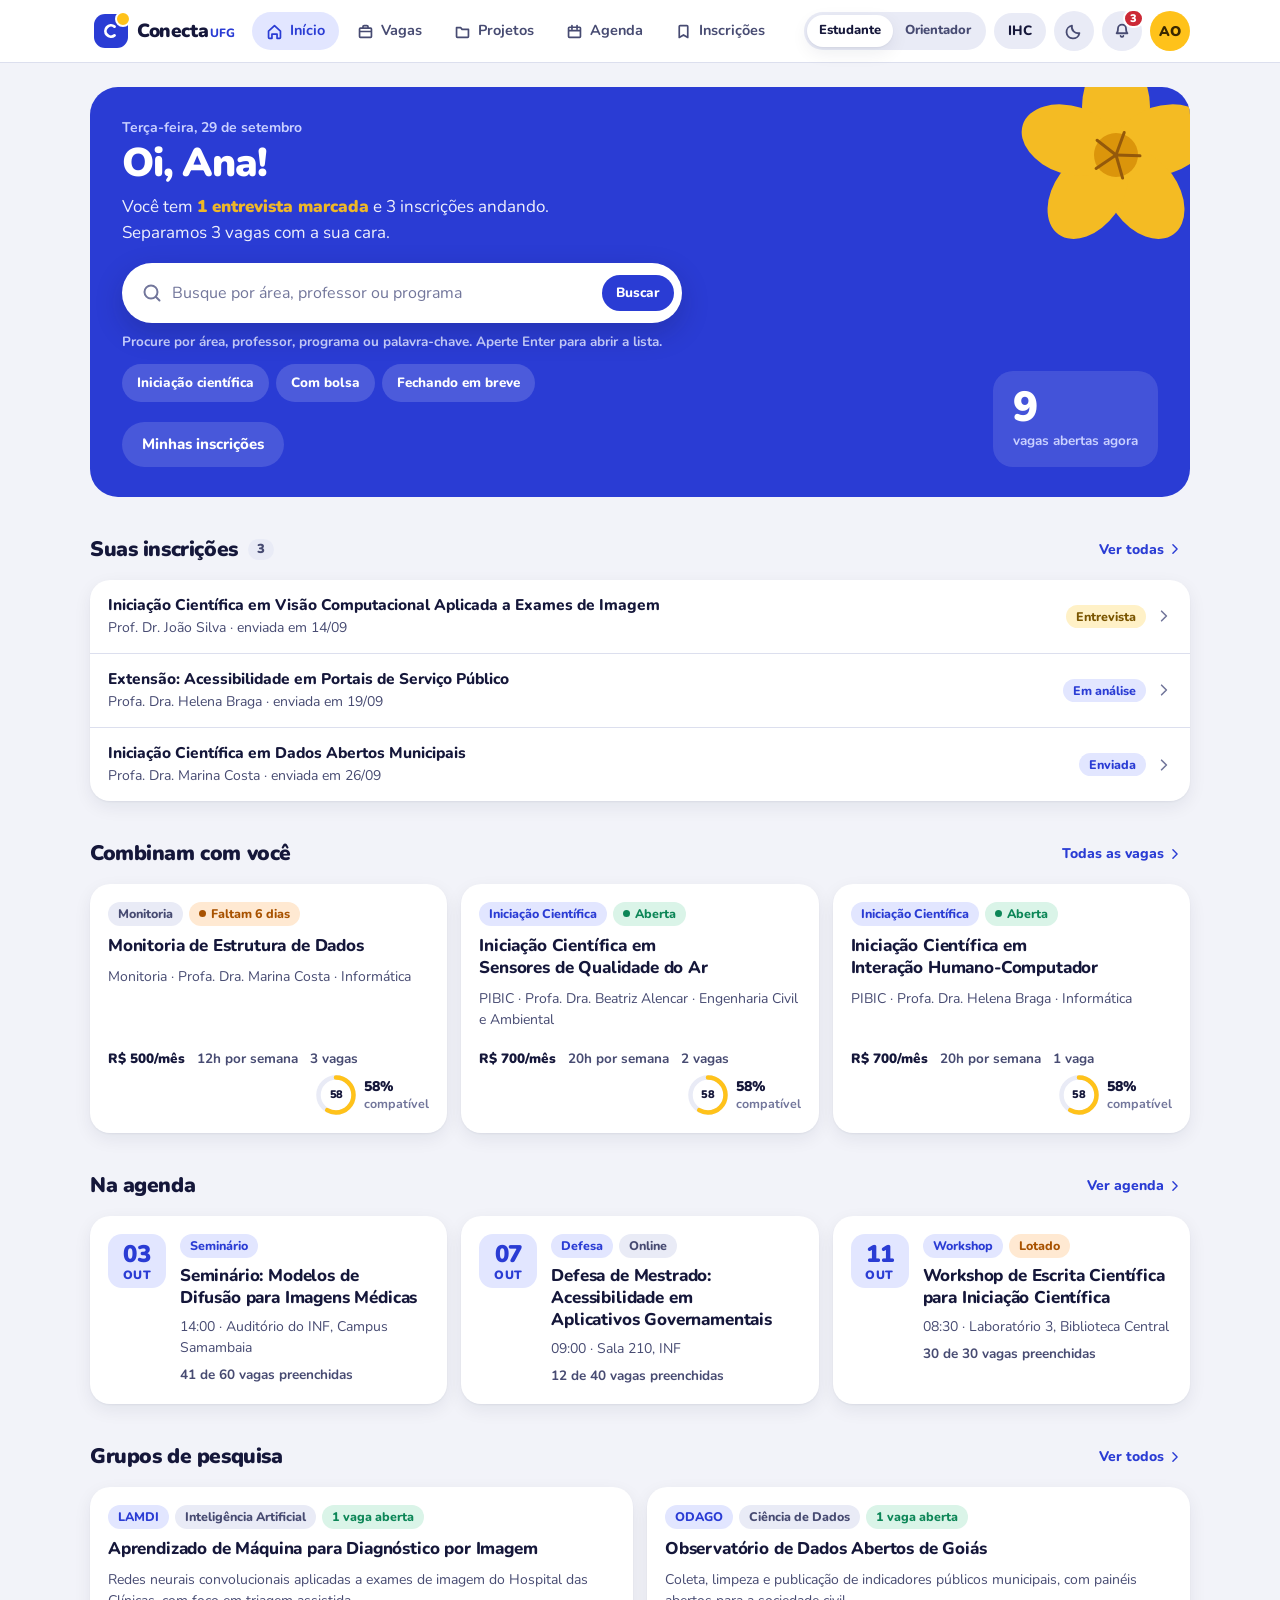
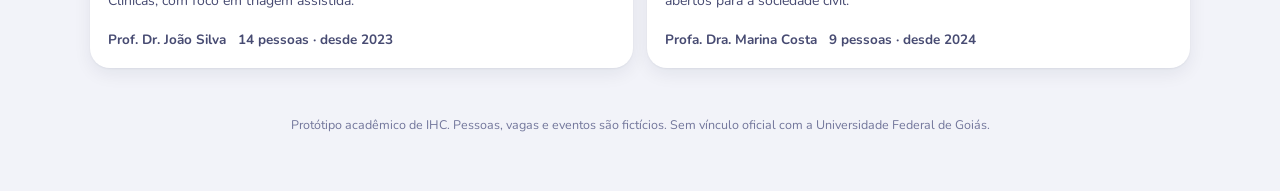
<file: docs/index.html>
<!doctype html><html><head><meta charset=utf8><meta name=viewport content="width=device-width,initial-scale=1,viewport-fit=cover"><style>:root{color-scheme:light;box-sizing:border-box;padding-top:env(safe-area-inset-top,0px);padding-bottom:env(safe-area-inset-bottom,0px)}html{scroll-padding-top:env(safe-area-inset-top,0px)}body{margin:0;padding:0;font:14px -apple-system,BlinkMacSystemFont,sans-serif;background:#faf9f5;color:#141413}img{max-width:100%}[hidden]:not([hidden=until-found i]){display:none!important}</style></head><body>
<title>Conecta UFG</title>
<link rel="preconnect" href="https://fonts.googleapis.com">
<link rel="preconnect" href="https://fonts.gstatic.com" crossorigin>
<link rel="stylesheet" href="https://fonts.googleapis.com/css2?family=Nunito:ital,wght@0,400;0,600;0,700;0,800;0,900;1,600&display=swap">
<style>
/* Layout: app de estudante. Barra branca no topo com abas em pílula, conteúdo central
   de até 1100px, herói azul-cobalto com um ipê amarelo na página inicial, folha lateral
   (desktop) ou folha inferior (celular) para os detalhes, e barra de abas embaixo no celular. */
:root{
  --fundo:#F2F3F9; --cartao:#FFFFFF; --cartao-2:#E9EBF6; --linha:#DCDFEE;
  --tinta:#15173A; --tinta-2:#474B72; --tinta-3:#72769B;
  --marca:#2A3CD4; --marca-forte:#1D2CA8; --marca-suave:#E2E6FF; --sobre-marca:#FFFFFF;
  --heroi:#2A3CD4; --heroi-tx:#FFFFFF; --heroi-2:#C9D0FF;
  --ipe:#FFC21A; --ipe-suave:#FFF1C7; --ipe-tinta:#7A5500;
  --ok:#0C8657; --ok-suave:#DAF4E8;
  --aviso:#A85200; --aviso-suave:#FFE9D2;
  --erro:#CC2936; --erro-suave:#FDE3E5;
  --veu:rgba(21,23,58,.45);
  --texto:"Nunito","Trebuchet MS","Segoe UI",system-ui,sans-serif;
  --r:20px; --r-m:14px; --r-p:10px;
  --sombra:0 1px 2px rgba(21,23,58,.05),0 6px 18px rgba(21,23,58,.07);
  --sombra-forte:0 18px 50px rgba(21,23,58,.22);
}
@media (prefers-color-scheme:dark){:root:not([data-theme="light"]){
  --fundo:#0D0F21; --cartao:#171A34; --cartao-2:#21254A; --linha:#2B2F57;
  --tinta:#ECEDFF; --tinta-2:#B3B7DA; --tinta-3:#8488AE;
  --marca:#8F9DFF; --marca-forte:#AEB8FF; --marca-suave:#252C6B; --sobre-marca:#0D0F21;
  --heroi:#232B78; --heroi-tx:#FFFFFF; --heroi-2:#B9C1FF;
  --ipe:#FFCD45; --ipe-suave:#3A2E0B; --ipe-tinta:#FFD568;
  --ok:#4BD29A; --ok-suave:#0F2D22;
  --aviso:#FFA759; --aviso-suave:#3A2410;
  --erro:#FF7C86; --erro-suave:#3A1519;
  --veu:rgba(0,0,0,.6);
  --sombra:0 1px 2px rgba(0,0,0,.3),0 6px 18px rgba(0,0,0,.3);
  --sombra-forte:0 18px 50px rgba(0,0,0,.55);
  color-scheme:dark;
}}
:root[data-theme="dark"]{
  --fundo:#0D0F21; --cartao:#171A34; --cartao-2:#21254A; --linha:#2B2F57;
  --tinta:#ECEDFF; --tinta-2:#B3B7DA; --tinta-3:#8488AE;
  --marca:#8F9DFF; --marca-forte:#AEB8FF; --marca-suave:#252C6B; --sobre-marca:#0D0F21;
  --heroi:#232B78; --heroi-tx:#FFFFFF; --heroi-2:#B9C1FF;
  --ipe:#FFCD45; --ipe-suave:#3A2E0B; --ipe-tinta:#FFD568;
  --ok:#4BD29A; --ok-suave:#0F2D22;
  --aviso:#FFA759; --aviso-suave:#3A2410;
  --erro:#FF7C86; --erro-suave:#3A1519;
  --veu:rgba(0,0,0,.6);
  --sombra:0 1px 2px rgba(0,0,0,.3),0 6px 18px rgba(0,0,0,.3);
  --sombra-forte:0 18px 50px rgba(0,0,0,.55);
  color-scheme:dark;
}
*{box-sizing:border-box}
html,body{min-height:100%}
body{margin:0;background:var(--fundo);color:var(--tinta);font-family:var(--texto);
  font-size:15.5px;line-height:1.5;-webkit-font-smoothing:antialiased;font-variant-numeric:tabular-nums}
h1,h2,h3,h4,p,ul,ol,dl,figure{margin:0}
ul{padding:0;list-style:none}
button,input,select,textarea{font:inherit;color:inherit}
a{color:var(--marca)}
:focus-visible{outline:3px solid var(--marca);outline-offset:2px;border-radius:8px}
.sr{position:absolute;width:1px;height:1px;padding:0;margin:-1px;overflow:hidden;
  clip:rect(0 0 0 0);white-space:nowrap;border:0}
.pular{position:absolute;left:12px;top:-60px;z-index:99;background:var(--marca);color:var(--sobre-marca);
  padding:10px 18px;border-radius:999px;font-weight:800;transition:top .15s}
.pular:focus{top:12px}
@media (prefers-reduced-motion:reduce){*{animation-duration:.01ms!important;transition-duration:.01ms!important}}

/* ---------- barra do app ---------- */
.barra{position:sticky;top:env(safe-area-inset-top,0px);z-index:30;background:var(--cartao);
  border-bottom:1px solid var(--linha)}
.barra-in{max-width:1140px;margin:0 auto;padding:10px 20px;display:flex;align-items:center;gap:14px}
.marca{display:flex;align-items:center;gap:9px;text-decoration:none;color:var(--tinta);flex:none;
  background:none;border:0;cursor:pointer;padding:4px;border-radius:12px}
.marca .selo{width:34px;height:34px;border-radius:11px;background:var(--marca);display:grid;place-items:center;
  position:relative}
.marca .selo::after{content:"";position:absolute;right:-3px;top:-3px;width:12px;height:12px;border-radius:50%;
  background:var(--ipe);border:2.5px solid var(--cartao)}
.marca b{font-size:19px;font-weight:900;letter-spacing:-.02em;line-height:1}
.marca small{font-size:12px;font-weight:800;color:var(--marca);margin-left:2px}
.abas{display:flex;gap:4px;flex-wrap:wrap}
.abas a{display:flex;align-items:center;gap:7px;padding:8px 14px;border-radius:999px;text-decoration:none;
  color:var(--tinta-2);font-weight:700;font-size:14.5px;transition:background .15s,color .15s;position:relative}
.abas a:hover{background:var(--cartao-2);color:var(--tinta)}
.abas a[aria-current="page"]{background:var(--marca-suave);color:var(--marca)}
.barra-dir{margin-left:auto;display:flex;align-items:center;gap:8px}
.papel{display:flex;background:var(--cartao-2);border-radius:999px;padding:3px}
.papel button{border:0;background:none;padding:6px 12px;border-radius:999px;font-weight:800;font-size:13px;
  color:var(--tinta-2);cursor:pointer;white-space:nowrap}
.papel button[aria-pressed="true"]{background:var(--cartao);color:var(--tinta);box-shadow:var(--sombra)}
.ico-btn{width:40px;height:40px;padding:0;display:grid;place-items:center;border-radius:50%;border:0;
  background:var(--cartao-2);color:var(--tinta-2);cursor:pointer;position:relative;flex:none}
.ico-btn:hover{color:var(--tinta);background:var(--linha)}
.ico-btn .bolha{position:absolute;top:-2px;right:-2px;min-width:19px;height:19px;border-radius:999px;
  background:var(--erro);color:#fff;font-size:11px;font-weight:900;display:grid;place-items:center;
  padding:0 5px;border:2px solid var(--cartao)}
.avatar-btn{width:40px;height:40px;border-radius:50%;border:0;background:var(--ipe);color:#3A2800;
  font-weight:900;font-size:14px;cursor:pointer;flex:none}
.avatar-btn[aria-current="page"]{box-shadow:0 0 0 3px var(--cartao),0 0 0 5px var(--marca)}

.folha{max-width:1140px;margin:0 auto;padding:24px 20px 56px}
.cab-pag{margin-bottom:22px}
.cab-pag h1{font-size:30px;font-weight:900;letter-spacing:-.025em;line-height:1.15;text-wrap:balance}
.cab-pag p{color:var(--tinta-2);margin-top:4px;font-size:15.5px;max-width:60ch}
.rodape{margin-top:48px;font-size:12.5px;color:var(--tinta-3);text-align:center}

/* ---------- herói ---------- */
.heroi{background:var(--heroi);color:var(--heroi-tx);border-radius:28px;padding:30px 32px;position:relative;
  overflow:hidden;display:grid;grid-template-columns:minmax(0,1fr) auto;gap:24px;align-items:end}
.heroi .ipe{position:absolute;right:-46px;top:-52px;width:240px;height:240px;opacity:.95;pointer-events:none}
.heroi .dia{font-size:14px;font-weight:700;color:var(--heroi-2)}
.heroi h1{font-size:40px;font-weight:900;letter-spacing:-.03em;line-height:1.05;margin-top:4px}
.heroi p{font-size:17px;margin-top:10px;max-width:46ch;color:var(--heroi-tx);opacity:.92}
.heroi p b{color:var(--ipe);font-weight:900}
.heroi-acoes{display:flex;gap:10px;flex-wrap:wrap;margin-top:20px;position:relative}
.heroi-num{position:relative;background:rgba(255,255,255,.12);border-radius:20px;padding:16px 20px;
  display:grid;gap:2px;min-width:150px;backdrop-filter:blur(2px)}
.heroi-num strong{font-size:42px;font-weight:900;line-height:1;letter-spacing:-.03em}
.heroi-num span{font-size:13.5px;font-weight:700;color:var(--heroi-2)}

/* ---------- seções ---------- */
.sec{margin-top:36px}
.sec-topo{display:flex;align-items:center;gap:10px;margin-bottom:14px}
.sec-topo h2{font-size:21px;font-weight:900;letter-spacing:-.02em}
.sec-topo .ct{font-size:13px;font-weight:900;background:var(--cartao-2);color:var(--tinta-2);
  border-radius:999px;padding:1px 9px}
.sec-topo .lk{margin-left:auto;font-size:14px;font-weight:800;color:var(--marca);background:none;border:0;
  cursor:pointer;padding:6px 8px;border-radius:999px;display:flex;align-items:center;gap:4px}
.sec-topo .lk:hover{background:var(--marca-suave)}
.rot{font-size:13.5px;font-weight:800;color:var(--tinta-2)}
.lede{font-size:15.5px;color:var(--tinta-2);max-width:62ch}

.grade{display:grid;gap:14px}
.g2{grid-template-columns:repeat(2,minmax(0,1fr))}
.g3{grid-template-columns:repeat(3,minmax(0,1fr))}
.g4{grid-template-columns:repeat(4,minmax(0,1fr))}

/* ---------- cartões ---------- */
.cartao{background:var(--cartao);border:0;border-radius:var(--r);padding:18px;display:flex;flex-direction:column;
  gap:9px;text-align:left;width:100%;font:inherit;color:inherit;box-shadow:var(--sombra);
  transition:transform .15s,box-shadow .15s}
button.cartao{cursor:pointer}
button.cartao:hover{transform:translateY(-2px);box-shadow:var(--sombra),0 0 0 2px var(--marca)}
.cartao h3{font-size:17px;font-weight:800;line-height:1.3;letter-spacing:-.01em;text-wrap:balance}
.cartao .meta{font-size:14px;color:var(--tinta-2)}
.cartao .pe{display:flex;align-items:center;gap:6px 12px;flex-wrap:wrap;margin-top:auto;padding-top:10px}
.linha-chips{display:flex;gap:6px;flex-wrap:wrap;align-items:center}
.dado{font-size:13.5px;color:var(--tinta-2);font-weight:700;display:inline-flex;align-items:center;gap:5px}
.dado.forte{color:var(--tinta);font-weight:900}

.chip{display:inline-flex;align-items:center;gap:5px;font-size:12.5px;font-weight:800;padding:4px 10px;
  border-radius:999px;color:var(--tinta-2);background:var(--cartao-2);white-space:nowrap;line-height:1.25}
.chip.m{background:var(--marca-suave);color:var(--marca)}
.chip.i{background:var(--ipe-suave);color:var(--ipe-tinta)}
.chip.v{background:var(--ok-suave);color:var(--ok)}
.chip.a{background:var(--aviso-suave);color:var(--aviso)}
.chip.r{background:var(--erro-suave);color:var(--erro)}
.chip .pt{width:7px;height:7px;border-radius:50%;background:currentColor;flex:none}

.btn{display:inline-flex;align-items:center;justify-content:center;gap:8px;padding:11px 20px;border-radius:999px;
  font-size:15px;font-weight:800;border:0;cursor:pointer;background:var(--cartao-2);color:var(--tinta);
  transition:background .15s,transform .1s;min-height:44px;text-decoration:none}
.btn:hover{background:var(--linha)}
.btn:active{transform:scale(.98)}
.btn.pri{background:var(--marca);color:var(--sobre-marca)}
.btn.pri:hover{background:var(--marca-forte)}
.btn.claro{background:#FFFFFF;color:#1D2CA8}
.btn.claro:hover{background:var(--ipe);color:#3A2800}
.btn.vidro{background:rgba(255,255,255,.14);color:#FFFFFF}
.btn.vidro:hover{background:rgba(255,255,255,.24)}
.btn.fant{background:none;color:var(--tinta-2)}
.btn.fant:hover{background:var(--cartao-2);color:var(--tinta)}
.btn.peq{padding:7px 14px;font-size:13.5px;min-height:36px}
.btn:disabled{opacity:.45;cursor:not-allowed}
.btn.perigo{background:var(--erro-suave);color:var(--erro)}

/* ---------- compatibilidade (anel) ---------- */
.compat{display:inline-flex;align-items:center;gap:8px}
.anel{position:relative;display:inline-grid;place-items:center;flex:none}
.anel svg{position:absolute;inset:0}
.anel circle{fill:none;stroke-width:4.5}
.anel .trilho{stroke:var(--cartao-2)}
.anel .prog{stroke:var(--marca);stroke-linecap:round}
.anel.med .prog{stroke:var(--ipe)}
.anel.bai .prog{stroke:var(--tinta-3)}
.anel b{position:relative;font-size:11px;font-weight:900;letter-spacing:-.03em}
.compat-tx{display:flex;flex-direction:column;line-height:1.2}
.compat-tx b{font-size:14px;font-weight:900}
.compat-tx small{font-size:12.5px;color:var(--tinta-3);font-weight:700}
.req{display:flex;gap:11px;align-items:flex-start;padding:11px 0;border-bottom:1px solid var(--linha)}
.req:last-child{border-bottom:0}
.req .mk{flex:none;width:24px;height:24px;border-radius:50%;display:grid;place-items:center;font-size:12px;font-weight:900}
.req.ok .mk{background:var(--ok-suave);color:var(--ok)}
.req.nao .mk{background:var(--erro-suave);color:var(--erro)}
.req .tx{font-size:14.5px;line-height:1.4}
.req .tx b{font-weight:800}
.req .st{display:block;font-size:13.5px;color:var(--tinta-2);margin-top:1px}

/* ---------- busca e filtros ---------- */
/* Busca do herói: fica visível já na tela inicial, porque procurar vaga é a
   tarefa principal do estudante e ela não deve exigir navegar antes. */
.busca-heroi{display:flex;align-items:center;gap:10px;background:var(--cartao);border-radius:999px;
  padding:5px 6px 5px 18px;margin-top:18px;max-width:560px;position:relative;
  box-shadow:0 10px 28px rgba(21,23,58,.22);border:2px solid transparent;transition:border-color .15s}
.busca-heroi:focus-within{border-color:var(--ipe)}
.busca-heroi input{flex:1;border:0;background:none;padding:11px 0;outline:none;font-size:16px;
  min-width:0;color:var(--tinta)}
.busca-heroi input::placeholder{color:var(--tinta-3)}
.busca-heroi>svg{color:var(--tinta-3);flex:none}
.heroi .busca-dica{font-size:13.5px;font-weight:700;color:var(--heroi-2);margin-top:9px;
  min-height:20px;max-width:560px;opacity:1}
.atalhos{display:flex;gap:7px;flex-wrap:wrap;margin-top:12px}
.atalhos button{background:rgba(255,255,255,.16);color:#FFFFFF;border:0;border-radius:999px;
  padding:8px 15px;font-size:13.5px;font-weight:800;cursor:pointer;min-height:38px}
.atalhos button:hover{background:rgba(255,255,255,.3)}
.hub{display:grid;grid-template-columns:250px minmax(0,1fr);gap:22px;align-items:start}
.busca{display:flex;align-items:center;gap:10px;background:var(--cartao);border-radius:999px;padding:0 8px 0 18px;
  box-shadow:var(--sombra);border:2px solid transparent;transition:border-color .15s}
.busca:focus-within{border-color:var(--marca)}
.busca input{flex:1;border:0;background:none;padding:13px 0;outline:none;font-size:15.5px;min-width:0}
.busca svg{color:var(--tinta-3);flex:none}
.busca .ico-btn{width:32px;height:32px}
.filtros{background:var(--cartao);border-radius:var(--r);padding:16px 16px;box-shadow:var(--sombra);
  position:sticky;top:84px}
.filtros-topo{display:flex;align-items:center;gap:8px;font-weight:900;font-size:16px}
.filtros-topo .tog{display:none}
.fcorpo{display:flex;flex-direction:column;gap:16px;margin-top:14px}
.fgrupo{display:flex;flex-direction:column;gap:4px;border:0;padding:0;margin:0}
.fgrupo legend{padding:0;margin-bottom:6px}
.fop{display:flex;align-items:center;gap:10px;font-size:14.5px;cursor:pointer;padding:6px 8px;border-radius:10px;
  color:var(--tinta-2);min-height:36px;font-weight:600}
.fop:hover{background:var(--cartao-2);color:var(--tinta)}
.fop input{width:18px;height:18px;accent-color:var(--marca);cursor:pointer;flex:none;margin:0}
.fop .n{margin-left:auto;font-size:12.5px;font-weight:800;color:var(--tinta-3)}
.fop:has(input:checked){color:var(--tinta);font-weight:800;background:var(--marca-suave)}
.resumo-busca{display:flex;align-items:baseline;gap:8px;flex-wrap:wrap;margin:16px 0 12px}
.resumo-busca strong{font-size:16px;font-weight:900}
.resumo-busca span{font-size:13.5px;color:var(--tinta-3);font-weight:700}

/* ---------- eventos ---------- */
.ev{flex-direction:row;align-items:flex-start;gap:14px}
.ev-data{flex:none;width:58px;border-radius:14px;background:var(--marca-suave);color:var(--marca);text-align:center;
  padding:8px 0 7px;line-height:1}
.ev-data b{display:block;font-size:24px;font-weight:900;letter-spacing:-.02em}
.ev-data small{display:block;font-size:12px;font-weight:900;text-transform:uppercase;margin-top:3px;letter-spacing:.04em}
.ev-corpo{min-width:0;display:flex;flex-direction:column;gap:7px;flex:1}

/* ---------- lista ---------- */
.lista{display:flex;flex-direction:column;border-radius:var(--r);overflow:hidden;background:var(--cartao);box-shadow:var(--sombra)}
.item{display:flex;align-items:center;gap:14px;padding:15px 18px;border:0;border-bottom:1px solid var(--linha);
  width:100%;background:none;text-align:left;font:inherit;color:inherit;cursor:pointer;transition:background .15s}
.item:last-child{border-bottom:0}
.item:hover{background:var(--cartao-2)}
.item .pr{min-width:0;flex:1}
.item .tt{font-size:15.5px;font-weight:800;line-height:1.3;margin-bottom:2px}
.item .sb{font-size:14px;color:var(--tinta-2)}
.item .sb.fraco{color:var(--tinta-3);font-size:13px;margin-top:3px}
.item .dr{display:flex;align-items:center;gap:10px;flex:none;color:var(--tinta-3)}
.item-ic{flex:none;width:42px;height:42px;border-radius:14px;display:grid;place-items:center}
.nao-lida{width:9px;height:9px;border-radius:50%;background:var(--marca);flex:none}

/* ---------- folha de detalhe ---------- */
.veu{position:fixed;inset:0;background:var(--veu);z-index:50;animation:surge .18s ease-out}
@keyframes surge{from{opacity:0}to{opacity:1}}
.drawer{position:fixed;top:12px;right:12px;bottom:12px;width:min(560px,calc(100% - 24px));background:var(--cartao);
  z-index:51;display:flex;flex-direction:column;box-shadow:var(--sombra-forte);border-radius:26px;overflow:hidden;
  animation:desliza .24s cubic-bezier(.2,.8,.3,1)}
@keyframes desliza{from{transform:translateX(40px);opacity:.3}to{transform:none;opacity:1}}
.drawer-topo{padding:20px 22px 14px;display:flex;align-items:flex-start;gap:12px}
.drawer-topo h2{font-size:22px;font-weight:900;line-height:1.2;letter-spacing:-.02em;text-wrap:balance}
.drawer-topo .ante{font-size:13.5px;font-weight:800;color:var(--marca)}
.drawer-corpo{padding:6px 22px 22px;overflow-y:auto;flex:1}
.drawer-pe{padding:14px 22px calc(16px + env(safe-area-inset-bottom,0px));border-top:1px solid var(--linha);
  display:flex;gap:10px;align-items:center;background:var(--cartao)}
.alca{display:none}
.bloco{margin-bottom:22px}
.bloco>.rot{display:block;margin-bottom:8px;font-size:15px;color:var(--tinta);font-weight:900}
.bloco p{font-size:15px;color:var(--tinta-2);line-height:1.6}
.caixa{background:var(--fundo);border-radius:var(--r-m);padding:4px 16px}
.pares{display:grid;grid-template-columns:repeat(auto-fit,minmax(112px,1fr));gap:8px}
.par{background:var(--fundo);border-radius:var(--r-m);padding:11px 13px}
.par dt{font-size:12.5px;color:var(--tinta-3);font-weight:800;margin-bottom:1px}
.par dd{margin:0;font-size:17px;font-weight:900;letter-spacing:-.01em}
.par dd small{font-size:12px;font-weight:700;color:var(--tinta-3)}
.par dd.tx{font-size:14.5px;font-weight:800}
.pessoa{display:flex;align-items:center;gap:12px;background:var(--fundo);border-radius:var(--r-m);padding:12px 14px}
.pessoa .perfil-av{width:44px;height:44px;font-size:15px}
.pessoa b{display:block;font-size:15.5px;font-weight:800}
.pessoa span{font-size:13.5px;color:var(--tinta-2)}
.fazer li{display:flex;gap:10px;font-size:15px;color:var(--tinta-2);padding:5px 0;line-height:1.5}
.fazer li svg{color:var(--ok);flex:none;margin-top:3px}

/* ---------- linha do tempo ---------- */
.linha-t{display:flex;flex-direction:column;margin:4px 0}
.etapa{display:grid;grid-template-columns:28px 1fr;gap:12px;position:relative;padding-bottom:20px}
.etapa:last-child{padding-bottom:0}
.etapa::before{content:"";position:absolute;left:13px;top:28px;bottom:2px;width:3px;border-radius:3px;background:var(--cartao-2)}
.etapa:last-child::before{display:none}
.etapa.feito::before{background:var(--marca)}
.mrk{width:28px;height:28px;border-radius:50%;display:grid;place-items:center;background:var(--cartao-2);z-index:1;
  font-size:13px;font-weight:900;color:var(--tinta-3)}
.etapa.feito .mrk{background:var(--marca);color:var(--sobre-marca)}
.etapa.agora .mrk{background:var(--ipe);color:#3A2800;box-shadow:0 0 0 5px var(--ipe-suave)}
.etapa.agora .mrk::after{content:"";width:9px;height:9px;border-radius:50%;background:#3A2800}
.etapa .nm{font-size:15.5px;font-weight:800;line-height:1.3;padding-top:3px}
.etapa.futuro .nm{color:var(--tinta-3);font-weight:700}
.etapa .qd{font-size:13px;color:var(--tinta-3);font-weight:700;margin-top:1px}
.etapa .obs{font-size:14px;color:var(--tinta-2);margin-top:7px;background:var(--fundo);padding:10px 13px;border-radius:12px}
.etapa.agora .obs{background:var(--ipe-suave);color:var(--tinta)}
.agora-tag{display:inline-flex;align-items:center;font-size:12px;font-weight:900;color:var(--ipe-tinta);
  background:var(--ipe-suave);border-radius:999px;padding:2px 9px;margin-left:8px;vertical-align:2px}

/* ---------- formulário ---------- */
.progresso{display:grid;grid-template-columns:repeat(4,minmax(0,1fr));gap:8px;margin-bottom:26px}
.passo{background:none;border:0;padding:0;cursor:pointer;text-align:left;color:var(--tinta-3);font-size:13.5px;
  font-weight:800;display:flex;flex-direction:column;gap:7px}
.passo::before{content:"";height:6px;border-radius:6px;background:var(--cartao-2)}
.passo.feito::before{background:var(--marca)}
.passo.atual::before{background:var(--ipe)}
.passo.atual{color:var(--tinta)}
.passo.feito{color:var(--tinta-2)}
.passo .nb{font-weight:900}
.form-caixa{background:var(--cartao);border-radius:24px;padding:24px;box-shadow:var(--sombra)}
.campo{margin-bottom:18px}
.campo label{display:block;font-size:15px;font-weight:800;margin-bottom:5px}
.campo label .opc{font-weight:600;color:var(--tinta-3)}
.campo .aj{font-size:13.5px;color:var(--tinta-3);margin:-2px 0 7px;font-weight:600}
.campo input[type=text],.campo input[type=number],.campo input[type=date],.campo select,.campo textarea{
  width:100%;padding:12px 15px;border:2px solid var(--linha);border-radius:14px;background:var(--cartao);outline:none;
  font-size:15.5px;transition:border-color .15s}
.campo textarea{min-height:110px;resize:vertical;line-height:1.55}
.campo input:focus,.campo select:focus,.campo textarea:focus{border-color:var(--marca)}
.campo.erro input,.campo.erro select,.campo.erro textarea{border-color:var(--erro);background:var(--erro-suave)}
.msg-erro{display:flex;align-items:flex-start;gap:6px;color:var(--erro);font-size:13.5px;font-weight:800;margin-top:6px}
.msg-erro svg{flex:none;margin-top:2px}
.dupla{display:grid;grid-template-columns:repeat(2,minmax(0,1fr));gap:14px}
.radios{display:flex;gap:8px;flex-wrap:wrap}
.radio{display:flex;align-items:center;gap:8px;border:2px solid var(--linha);border-radius:999px;padding:9px 16px;
  cursor:pointer;font-size:15px;font-weight:700;min-height:44px}
.radio:hover{background:var(--cartao-2)}
.radio input{accent-color:var(--marca);margin:0;width:17px;height:17px}
.radio:has(input:checked){border-color:var(--marca);background:var(--marca-suave);color:var(--marca);font-weight:900}
.form-pe{display:flex;gap:10px;margin-top:22px;flex-wrap:wrap}

/* ---------- quadro de candidatos ---------- */
.kanban-wrap{overflow-x:auto;padding-bottom:10px;margin:0 -4px}
.kanban{display:grid;grid-template-columns:repeat(5,minmax(214px,1fr));gap:12px;align-items:start;padding:4px;min-width:1100px}
.coluna{background:var(--cartao-2);border-radius:var(--r);padding:12px;min-height:170px;transition:background .15s,box-shadow .15s}
.coluna.alvo{background:var(--marca-suave);box-shadow:inset 0 0 0 2px var(--marca)}
.col-topo{display:flex;align-items:center;gap:8px;margin-bottom:10px;padding:2px 4px}
.col-topo h3{font-size:14.5px;font-weight:900}
.col-topo .n{margin-left:auto;font-size:12.5px;font-weight:900;color:var(--tinta-2);background:var(--cartao);border-radius:999px;padding:1px 9px}
.col-topo .cor{width:10px;height:10px;border-radius:50%}
.cand{background:var(--cartao);border-radius:var(--r-m);padding:12px;margin-bottom:9px;cursor:grab;display:block;
  width:100%;text-align:left;box-shadow:var(--sombra)}
.cand:hover{box-shadow:var(--sombra),0 0 0 2px var(--marca)}
.cand.arrastando{opacity:.4}
.cand .nm{font-size:15px;font-weight:800;line-height:1.3}
.cand .cs{font-size:13px;color:var(--tinta-2)}
.cand .ln{display:flex;align-items:center;gap:6px;margin-top:9px;flex-wrap:wrap}
.cand-mov{display:flex;gap:5px;margin-top:10px}
.cand-mov button{flex:1;padding:4px;border:0;background:var(--cartao-2);border-radius:999px;cursor:pointer;
  color:var(--tinta-2);display:grid;place-items:center;min-height:32px}
.cand-mov button:hover:not(:disabled){background:var(--marca-suave);color:var(--marca)}
.cand-mov button:disabled{opacity:.3;cursor:not-allowed}
.sel-op{padding:11px 15px;border:2px solid var(--linha);border-radius:14px;background:var(--cartao);max-width:100%;
  font-size:15px;font-weight:700;margin-top:6px;width:min(560px,100%)}

/* ---------- números do painel ---------- */
.num{background:var(--cartao);border-radius:var(--r);padding:18px;box-shadow:var(--sombra);display:flex;flex-direction:column;gap:2px}
.num strong{font-size:36px;font-weight:900;line-height:1.05;letter-spacing:-.03em}
.num .r1{font-size:14.5px;font-weight:800}
.num .r2{font-size:13px;color:var(--tinta-3);font-weight:700}
.num.destaque{background:var(--ipe);color:#3A2800}
.num.destaque .r2{color:#6A4A00}

/* ---------- estados ---------- */
.vazio{background:var(--cartao);border-radius:var(--r);padding:40px 24px;text-align:center;box-shadow:var(--sombra)}
.vazio .vz-ic{width:56px;height:56px;border-radius:18px;background:var(--marca-suave);color:var(--marca);
  display:grid;place-items:center;margin:0 auto 12px}
.vazio h3{font-size:18px;font-weight:900;margin-bottom:5px}
.vazio p{font-size:15px;color:var(--tinta-2);max-width:42ch;margin:0 auto 16px}
.esq{background:linear-gradient(90deg,var(--cartao-2) 25%,var(--linha) 37%,var(--cartao-2) 63%);background-size:400% 100%;
  animation:brilha 1.3s ease-in-out infinite;border-radius:8px}
@keyframes brilha{0%{background-position:100% 0}100%{background-position:0 0}}
.alerta{display:flex;gap:11px;align-items:flex-start;padding:13px 15px;border-radius:var(--r-m);font-size:14.5px;line-height:1.45}
.alerta svg{flex:none;margin-top:1px}
.alerta.r{background:var(--erro-suave);color:var(--erro)}
.alerta.a{background:var(--ipe-suave);color:var(--ipe-tinta)}
.alerta.m{background:var(--marca-suave);color:var(--marca)}
.alerta.v{background:var(--ok-suave);color:var(--ok)}
.alerta b{font-weight:900}

/* ---------- modo de anotação de IHC ---------- */
/* Camada separada, em coordenadas da página, para o marcador não precisar
   entrar dentro de botões (HTML inválido) nem quebrar o Auto Layout. */
.camada-anot{position:absolute;left:0;top:0;width:0;height:0;z-index:45}
.marcador{position:absolute;width:27px;height:27px;border-radius:50%;border:2.5px solid #FFFFFF;
  background:#B5106B;color:#FFFFFF;font-size:13px;font-weight:900;line-height:1;padding:0;
  display:grid;place-items:center;cursor:pointer;box-shadow:0 2px 7px rgba(0,0,0,.4);
  font-family:var(--texto);transition:transform .12s}
.marcador:hover,.marcador:focus-visible{transform:scale(1.15);z-index:2}
.tem-anot{outline:2px dashed #B5106B;outline-offset:4px;border-radius:12px}
.faixa-anot{background:#B5106B;color:#FFFFFF}
.faixa-anot .faixa-in{max-width:1140px;margin:0 auto;padding:9px 20px;display:flex;align-items:center;
  gap:12px;flex-wrap:wrap;font-size:13.5px;font-weight:700}
.faixa-anot b{font-weight:900}
.faixa-anot button{margin-left:auto;background:rgba(255,255,255,.18);color:#FFFFFF;border:0;
  border-radius:999px;padding:6px 14px;font-weight:800;font-size:13px;cursor:pointer;min-height:34px}
.faixa-anot button:hover{background:rgba(255,255,255,.32)}
.anot-cat{display:inline-flex;align-items:center;gap:6px;font-size:12.5px;font-weight:900;
  padding:3px 10px;border-radius:999px;background:#FBE4F0;color:#8A0C52}
:root[data-theme="dark"] .anot-cat{background:#3A0B23;color:#FFA8D4}
@media (prefers-color-scheme:dark){:root:not([data-theme="light"]) .anot-cat{background:#3A0B23;color:#FFA8D4}}
.anot-n{flex:none;width:30px;height:30px;border-radius:50%;background:#B5106B;color:#FFFFFF;
  display:grid;place-items:center;font-weight:900;font-size:14px}
.anot-item{display:flex;gap:12px;align-items:flex-start;padding:13px 0;border-bottom:1px solid var(--linha)}
.anot-item:last-child{border-bottom:0}

/* ---------- toast ---------- */
.torre{position:fixed;left:50%;transform:translateX(-50%);bottom:calc(22px + env(safe-area-inset-bottom,0px));z-index:80;
  display:flex;flex-direction:column;gap:8px;align-items:center;pointer-events:none;width:min(460px,calc(100% - 32px))}
.toast{display:flex;align-items:center;gap:10px;background:var(--tinta);color:var(--fundo);padding:12px 18px;
  border-radius:999px;box-shadow:var(--sombra-forte);font-size:14.5px;font-weight:700;width:100%;
  animation:sobe .22s cubic-bezier(.2,.8,.3,1);pointer-events:auto}
@keyframes sobe{from{transform:translateY(12px);opacity:0}to{transform:none;opacity:1}}
.toast svg{flex:none}
.toast.ok svg{color:var(--ok)}
.toast.erro{background:var(--erro);color:#FFFFFF}
.toast .desf{margin-left:auto;background:none;border:0;color:var(--ipe);font-weight:900;cursor:pointer;font-size:14px;
  padding:0 0 0 8px;flex:none}
.toast.erro .desf{color:#FFFFFF}

/* ---------- perfil ---------- */
.perfil-topo{display:flex;gap:20px;align-items:center;background:var(--cartao);border-radius:24px;padding:22px;
  box-shadow:var(--sombra)}
.perfil-av{width:84px;height:84px;border-radius:50%;background:var(--ipe);color:#3A2800;display:grid;place-items:center;
  font-size:28px;font-weight:900;flex:none}
.perfil-av.azul{background:var(--marca-suave);color:var(--marca)}
.perfil-topo h1{font-size:28px;font-weight:900;letter-spacing:-.025em;line-height:1.15}
.perfil-topo .cur{font-size:16px;color:var(--tinta-2);font-weight:700;margin-top:2px}
.perfil-topo .ins{font-size:14px;color:var(--tinta-3);margin-top:1px}
.tags{display:flex;gap:7px;flex-wrap:wrap;margin-top:10px}
.painel{background:var(--cartao);border-radius:var(--r);padding:18px 20px;box-shadow:var(--sombra)}
.exp{padding:0 0 16px 22px;position:relative;border-left:3px solid var(--cartao-2);margin-left:6px}
.exp:last-child{padding-bottom:2px}
.exp::before{content:"";position:absolute;left:-9px;top:3px;width:15px;height:15px;border-radius:50%;background:var(--cartao);
  border:3px solid var(--marca)}
.exp h4{font-size:16px;font-weight:800;line-height:1.35}
.exp .og{font-size:14px;color:var(--tinta-2)}
.exp .pd{font-size:13px;color:var(--tinta-3);font-weight:700;margin-top:1px}
.exp p{font-size:14.5px;color:var(--tinta-2);margin-top:6px;line-height:1.55}
.exp .chip{margin-bottom:6px}

/* ---------- barra de abas (celular) ---------- */
.mob-nav{display:none}
@media (max-width:1060px){
  .abas a{padding:8px 11px;font-size:14px}
  .abas a span.lbl-longa{display:none}
  .g4{grid-template-columns:repeat(2,minmax(0,1fr))}
}
@media (max-width:900px){
  .abas{display:none}
  .mob-nav{display:flex;position:fixed;left:0;right:0;bottom:0;z-index:40;background:var(--cartao);
    border-top:1px solid var(--linha);padding:6px 6px calc(6px + env(safe-area-inset-bottom,0px))}
  .mob-nav a{flex:1;display:flex;flex-direction:column;align-items:center;gap:3px;padding:6px 2px;color:var(--tinta-3);
    text-decoration:none;font-size:11.5px;font-weight:800;border-radius:14px;position:relative;min-height:52px;justify-content:center}
  .mob-nav a .ic{display:grid;place-items:center;width:54px;height:30px;border-radius:999px;transition:background .15s}
  .mob-nav a[aria-current="page"]{color:var(--marca)}
  .mob-nav a[aria-current="page"] .ic{background:var(--marca-suave)}
  .folha{padding:18px 16px calc(96px + env(safe-area-inset-bottom,0px))}
  .torre{bottom:calc(84px + env(safe-area-inset-bottom,0px))}
  .hub{grid-template-columns:minmax(0,1fr)}
  .filtros{position:static;padding:12px 14px}
  .filtros-topo .tog{display:inline-flex;margin-left:auto}
  .filtros:not(.aberto) .fcorpo{display:none}
  .g2,.g3{grid-template-columns:minmax(0,1fr)}
}
@media (max-width:640px){
  .barra-in{padding:8px 16px;flex-wrap:wrap;gap:8px}
  .papel{order:5;width:100%}
  .papel button{flex:1}
  .heroi{grid-template-columns:minmax(0,1fr);padding:24px 20px;border-radius:24px}
  .heroi h1{font-size:34px}
  .heroi .ipe{width:150px;height:150px;right:-62px;top:-66px}
  .heroi-num{min-width:0;display:flex;align-items:baseline;gap:10px;padding:12px 16px}
  .heroi-num strong{font-size:30px}
  .busca-heroi{max-width:none;padding-left:14px}
  .busca-heroi input{font-size:15.5px}
  .cab-pag h1{font-size:26px}
  .g4{grid-template-columns:repeat(2,minmax(0,1fr))}
  .dupla{grid-template-columns:minmax(0,1fr)}
  .perfil-topo{flex-direction:column;align-items:flex-start}
  .form-caixa{padding:18px 16px}
  .progresso .passo{font-size:12px}
  .drawer{top:auto;left:0;right:0;bottom:0;width:100%;max-height:92%;border-radius:26px 26px 0 0;
    animation:subir .26s cubic-bezier(.2,.8,.3,1)}
  @keyframes subir{from{transform:translateY(60px);opacity:.4}to{transform:none;opacity:1}}
  .alca{display:block;width:44px;height:5px;border-radius:5px;background:var(--linha);margin:10px auto 0}
  .drawer-topo{padding-top:12px}
  .item{padding:14px 16px}
}
</style>

<a class="pular" href="#conteudo">Pular para o conteúdo</a>
<div id="raiz"></div>
<div class="torre" id="torre" role="status" aria-live="polite"></div>

<script>
/* Conecta UFG: protótipo acadêmico de IHC. Dados fictícios, sem vínculo com a UFG. */

/* ---------- ícones ---------- */
const P={
  casa:'M3 9.5 10 3l7 6.5V17a1 1 0 0 1-1 1h-3v-5H7v5H4a1 1 0 0 1-1-1z',
  vaga:'M4 6h12a1 1 0 0 1 1 1v9a1 1 0 0 1-1 1H4a1 1 0 0 1-1-1V7a1 1 0 0 1 1-1zM7 6V4.5A1.5 1.5 0 0 1 8.5 3h3A1.5 1.5 0 0 1 13 4.5V6M3 10h14',
  proj:'M3 5.5h5l1.5 2H17v8.5a1 1 0 0 1-1 1H4a1 1 0 0 1-1-1z',
  even:'M4 5h12a1 1 0 0 1 1 1v10a1 1 0 0 1-1 1H4a1 1 0 0 1-1-1V6a1 1 0 0 1 1-1zM7 3v4M13 3v4M3 9h14',
  cand:'M6 3h8a1 1 0 0 1 1 1v13l-5-3-5 3V4a1 1 0 0 1 1-1z',
  perf:'M10 10a3.2 3.2 0 1 0 0-6.4A3.2 3.2 0 0 0 10 10zM4 17c0-3.1 2.7-5 6-5s6 1.9 6 5',
  sino:'M10 3a4.5 4.5 0 0 0-4.5 4.5c0 4-1.5 5-1.5 5h12s-1.5-1-1.5-5A4.5 4.5 0 0 0 10 3zM8.5 15.5a1.6 1.6 0 0 0 3 0',
  pain:'M3 3.5h6v6H3zM11 3.5h6v4h-6zM11 9.5h6v7h-6zM3 11.5h6v5H3z',
  gent:'M7.5 9.5a2.8 2.8 0 1 0 0-5.6 2.8 2.8 0 0 0 0 5.6zM2.5 16.5c0-2.7 2.2-4.3 5-4.3s5 1.6 5 4.3M14 5.2a2.6 2.6 0 0 1 0 4.8M15.5 12.6c1.3.5 2.2 1.6 2.2 3.1',
  lupa:'M9 15.5a6.5 6.5 0 1 0 0-13 6.5 6.5 0 0 0 0 13zM14 14l3.5 3.5',
  fech:'M5 5l10 10M15 5 5 15',
  seta:'M7 4l6 6-6 6',
  volt:'M13 4l-6 6 6 6',
  baix:'M10 4v12M5 11l5 5 5-5',
  cima:'M10 16V4M5 9l5-5 5 5',
  chek:'M4 10.5 8 14.5 16 5.5',
  aler:'M10 3.2 18 17H2zM10 8v4M10 14.6v.1',
  info:'M10 17.5a7.5 7.5 0 1 0 0-15 7.5 7.5 0 0 0 0 15zM10 9v5M10 6.4v.1',
  fltr:'M3 5h14M6 10h8M8.5 15h3',
  reli:'M10 17.5a7.5 7.5 0 1 0 0-15 7.5 7.5 0 0 0 0 15zM10 6v4.3l2.8 1.7',
  loca:'M10 18s6-5.1 6-9a6 6 0 1 0-12 0c0 3.9 6 9 6 9zM10 11.2a2.2 2.2 0 1 0 0-4.4 2.2 2.2 0 0 0 0 4.4z',
  mais:'M10 4v12M4 10h12',
  menu:'M3 6h14M3 10h14M3 14h14',
  link:'M8.5 11.5a3 3 0 0 0 4.3 0l2.4-2.4a3 3 0 1 0-4.3-4.3l-1.2 1.2M11.5 8.5a3 3 0 0 0-4.3 0l-2.4 2.4a3 3 0 1 0 4.3 4.3l1.2-1.2',
  sol:'M10 13.6a3.6 3.6 0 1 0 0-7.2 3.6 3.6 0 0 0 0 7.2zM10 1.5v2M10 16.5v2M3.5 10h-2M18.5 10h-2M5.4 5.4 4 4M16 16l-1.4-1.4M5.4 14.6 4 16M16 4l-1.4 1.4',
  lua:'M16 12.3A7 7 0 0 1 7.7 4 7.2 7.2 0 1 0 16 12.3z',
  grad:'M10 3.5 18.5 8 10 12.5 1.5 8zM5.5 10v4.2c0 1.2 2 2.3 4.5 2.3s4.5-1.1 4.5-2.3V10'
};
function ico(n,s){s=s||17;return '<svg width="'+s+'" height="'+s+'" viewBox="0 0 20 20" fill="none" '+
  'stroke="currentColor" stroke-width="2" stroke-linecap="round" stroke-linejoin="round" '+
  'aria-hidden="true"><path d="'+P[n]+'"/></svg>';}

/* ---------- institutos ---------- */
const INST={INF:'Instituto de Informática',IME:'Instituto de Matemática e Estatística',
  ICB:'Instituto de Ciências Biológicas',IF:'Instituto de Física',
  EEC:'Escola de Engenharia Civil e Ambiental',FEN:'Faculdade de Enfermagem',
  FCS:'Faculdade de Ciências Sociais',FCT:'Faculdade de Ciências e Tecnologia'};

/* ---------- projetos ---------- */
const PROJETOS=[
 {id:'p1',nome:'Aprendizado de Máquina para Diagnóstico por Imagem',sigla:'LAMDI',
  inst:'INF',lider:'d1',grupo:'Grupo de Inteligência Computacional',
  area:'Inteligência Artificial',membros:14,desde:'2023',
  resumo:'Redes neurais convolucionais aplicadas a exames de imagem do Hospital das Clínicas, com foco em triagem assistida.',
  linhas:['Visão computacional','Aprendizado profundo','Saúde digital']},
 {id:'p2',nome:'Observatório de Dados Abertos de Goiás',sigla:'ODAGO',
  inst:'INF',lider:'d2',grupo:'Grupo de Ciência de Dados',
  area:'Ciência de Dados',membros:9,desde:'2024',
  resumo:'Coleta, limpeza e publicação de indicadores públicos municipais, com painéis abertos para a sociedade civil.',
  linhas:['Ciência de dados','Visualização','Dados abertos']},
 {id:'p3',nome:'Acessibilidade Digital em Portais Públicos',sigla:'ACESSO',
  inst:'INF',lider:'d3',grupo:'Grupo de Interação Humano-Computador',
  area:'IHC e Acessibilidade',membros:11,desde:'2022',
  resumo:'Avaliação de conformidade e reprojeto participativo de portais de serviço público com usuários com deficiência.',
  linhas:['IHC','Acessibilidade','Design participativo']},
 {id:'p4',nome:'Modelagem Estatística de Evasão no Ensino Superior',sigla:'MEES',
  inst:'IME',lider:'d4',grupo:'Grupo de Estatística Aplicada',
  area:'Estatística',membros:7,desde:'2024',
  resumo:'Modelos de sobrevivência aplicados a coortes de ingressantes para identificar fatores associados à evasão.',
  linhas:['Estatística aplicada','Educação','Modelos de sobrevivência']},
 {id:'p5',nome:'Sensoriamento de Qualidade do Ar no Cerrado',sigla:'AR-CERRADO',
  inst:'EEC',lider:'d5',grupo:'Grupo de Engenharia Ambiental',
  area:'Engenharia Ambiental',membros:12,desde:'2023',
  resumo:'Rede de sensores de baixo custo para material particulado, com validação em campo durante o período de queimadas.',
  linhas:['Internet das coisas','Meio ambiente','Instrumentação']},
 {id:'p6',nome:'Divulgação Científica em Escolas Públicas',sigla:'CIÊNCIA VIVA',
  inst:'IF',lider:'d5',grupo:'Grupo de Ensino de Física',
  area:'Extensão e Ensino',membros:18,desde:'2021',
  resumo:'Oficinas itinerantes de física experimental em escolas da rede estadual da região metropolitana de Goiânia.',
  linhas:['Extensão','Ensino de ciências','Formação de professores']}
];

/* ---------- docentes ---------- */
const DOCENTES=[
 {id:'d1',nome:'João Silva',trat:'Prof. Dr.',inst:'INF',area:'Inteligência Artificial',
  lattes:'lattes.cnpq.br/0000000000000001',
  bio:'Doutor em Ciência da Computação. Coordena o Grupo de Inteligência Computacional e orienta trabalhos em visão computacional aplicada à saúde.',
  orientandos:6},
 {id:'d2',nome:'Marina Costa',trat:'Profa. Dra.',inst:'INF',area:'Ciência de Dados',
  lattes:'lattes.cnpq.br/0000000000000002',
  bio:'Doutora em Engenharia de Sistemas. Trabalha com dados abertos governamentais e visualização de informação.',orientandos:4},
 {id:'d3',nome:'Helena Braga',trat:'Profa. Dra.',inst:'INF',area:'IHC e Acessibilidade',
  lattes:'lattes.cnpq.br/0000000000000003',
  bio:'Doutora em Informática. Pesquisa avaliação de comunicabilidade e design participativo com usuários com deficiência.',
  orientandos:5},
 {id:'d4',nome:'Ricardo Menezes',trat:'Prof. Dr.',inst:'IME',area:'Estatística Aplicada',
  lattes:'lattes.cnpq.br/0000000000000004',
  bio:'Doutor em Estatística. Atua com modelos de sobrevivência e análise de dados educacionais.',orientandos:3},
 {id:'d5',nome:'Beatriz Alencar',trat:'Profa. Dra.',inst:'EEC',area:'Engenharia Ambiental',
  lattes:'lattes.cnpq.br/0000000000000005',
  bio:'Doutora em Engenharia Ambiental. Coordena projetos de monitoramento ambiental e extensão universitária.',
  orientandos:7}
];

/* ---------- estudantes ---------- */
const ESTUDANTES=[
 {id:'e1',nome:'Ana Oliveira',curso:'Ciência da Computação',inst:'INF',periodo:5,mg:8.7,
  lattes:'lattes.cnpq.br/1000000000000001',disp:'20h semanais, tardes livres',
  interesses:['Inteligência Artificial','Ciência de Dados','Sistemas Inteligentes'],
  habil:['Python','PyTorch','SQL','Análise de dados','Git'],
  form:[{t:'Bacharelado em Ciência da Computação',o:'Instituto de Informática, UFG',p:'2023 até hoje'}],
  hist:[{tp:'Monitoria',t:'Monitoria de Estrutura de Dados',o:'INF/UFG',p:'2025.1',
    d:'Atendimento semanal a 40 estudantes e preparação de listas de exercícios.'},
   {tp:'Extensão',t:'Oficinas de programação para escolas públicas',o:'PROEC/UFG',p:'2024.2',
    d:'Introdução a lógica de programação para turmas do ensino médio.'}],
  pub:[]},
 {id:'e2',nome:'Bruno Carvalho',curso:'Ciência da Computação',inst:'INF',periodo:7,mg:9.1,
  interesses:['Visão Computacional','Aprendizado Profundo'],
  habil:['Python','OpenCV','C++','PyTorch'],disp:'30h semanais'},
 {id:'e3',nome:'Carla Prado',curso:'Engenharia de Software',inst:'INF',periodo:4,mg:8.2,
  interesses:['IHC','Acessibilidade','Design de Interação'],
  habil:['Figma','React','Pesquisa com usuários'],disp:'16h semanais'},
 {id:'e4',nome:'Diego Martins',curso:'Estatística',inst:'IME',periodo:6,mg:7.9,
  interesses:['Ciência de Dados','Estatística','Modelagem'],
  habil:['R','Python','Estatística inferencial'],disp:'20h semanais'},
 {id:'e5',nome:'Elisa Tavares',curso:'Ciência da Computação',inst:'INF',periodo:3,mg:9.4,
  interesses:['Inteligência Artificial','Ciência de Dados'],
  habil:['Python','Pandas','Matemática discreta'],disp:'12h semanais'},
 {id:'e6',nome:'Felipe Nunes',curso:'Engenharia Ambiental',inst:'EEC',periodo:8,mg:8.5,
  interesses:['Sensoriamento','Meio Ambiente','Internet das Coisas'],
  habil:['Arduino','Python','Análise ambiental'],disp:'20h semanais'},
 {id:'e7',nome:'Gabriela Rocha',curso:'Sistemas de Informação',inst:'INF',periodo:6,mg:8.0,
  interesses:['Ciência de Dados','Dados Abertos','Visualização'],
  habil:['SQL','Power BI','Python'],disp:'20h semanais'},
 {id:'e8',nome:'Henrique Dias',curso:'Física',inst:'IF',periodo:5,mg:7.6,
  interesses:['Ensino de Ciências','Extensão'],
  habil:['Física experimental','Didática','Oficinas'],disp:'12h semanais'}
];

/* ---------- oportunidades ---------- */
const OPORTUNIDADES=[
 {id:'o1',tit:'Iniciação Científica em Visão Computacional Aplicada a Exames de Imagem',
  tipo:'Iniciação Científica',prog:'PIBIC',proj:'p1',orient:'d1',inst:'INF',
  bolsa:true,valor:700,ch:20,vagas:2,prazo:'2026-10-18',status:'aberta',
  cursos:['Ciência da Computação','Engenharia de Software'],perMin:4,mgMin:7.5,
  conhec:['Python','Aprendizado de máquina','Álgebra linear'],
  areas:['Inteligência Artificial','Visão Computacional'],
  desc:'O bolsista participará do treinamento e avaliação de modelos de segmentação em exames de tomografia, com acompanhamento semanal do grupo de pesquisa. Espera-se a submissão de um resumo ao Congresso de Pesquisa, Ensino e Extensão da UFG ao final do ciclo.',
  ativ:['Preparar e anotar conjuntos de imagens','Treinar e avaliar modelos de segmentação',
    'Participar das reuniões semanais do grupo','Redigir relatório parcial e final']},
 {id:'o2',tit:'Monitoria de Estrutura de Dados',tipo:'Monitoria',prog:'Monitoria',proj:null,
  orient:'d2',inst:'INF',bolsa:true,valor:500,ch:12,vagas:3,prazo:'2026-10-05',status:'encerrando',
  cursos:['Ciência da Computação','Engenharia de Software','Sistemas de Informação'],
  perMin:3,mgMin:8,conhec:['Estrutura de dados','C','Didática'],
  areas:['Ensino','Algoritmos'],
  desc:'A monitoria atende estudantes do terceiro período em horários fixos no laboratório do Instituto de Informática. O monitor auxilia na resolução de listas e acompanha as aulas práticas.',
  ativ:['Plantão de dúvidas duas vezes por semana','Apoio nas aulas de laboratório',
    'Preparação de listas de exercícios comentadas']},
 {id:'o3',tit:'Extensão: Acessibilidade em Portais de Serviço Público',
  tipo:'Extensão',prog:'PROBEC',proj:'p3',orient:'d3',inst:'INF',
  bolsa:true,valor:700,ch:20,vagas:2,prazo:'2026-11-08',status:'aberta',
  cursos:['Ciência da Computação','Engenharia de Software','Design'],
  perMin:3,mgMin:7,conhec:['IHC','Acessibilidade','Pesquisa com usuários'],
  areas:['IHC','Acessibilidade','Design de Interação'],
  desc:'A ação de extensão avalia portais de serviço público junto a usuários com deficiência e devolve às prefeituras um relatório com recomendações. Inclui sessões de teste com participantes reais.',
  ativ:['Conduzir sessões de avaliação com usuários','Aplicar inspeção de conformidade',
    'Produzir relatório de recomendações','Apresentar resultados aos órgãos parceiros']},
 {id:'o4',tit:'Iniciação Científica em Dados Abertos Municipais',
  tipo:'Iniciação Científica',prog:'PIVIC',proj:'p2',orient:'d2',inst:'INF',
  bolsa:false,valor:0,ch:12,vagas:1,prazo:'2026-10-25',status:'aberta',
  cursos:['Ciência da Computação','Sistemas de Informação','Estatística'],
  perMin:3,mgMin:7,conhec:['Python','SQL','Visualização de dados'],
  areas:['Ciência de Dados','Dados Abertos'],
  desc:'Vaga voluntária de iniciação científica no Observatório de Dados Abertos de Goiás. O estudante trabalha na coleta e padronização de indicadores municipais e na construção de painéis públicos.',
  ativ:['Coletar e padronizar bases municipais','Construir painéis de indicadores',
    'Documentar a metodologia de coleta']},
 {id:'o5',tit:'TCC Orientado: Modelos de Sobrevivência para Evasão Universitária',
  tipo:'TCC',prog:'TCC',proj:'p4',orient:'d4',inst:'IME',
  bolsa:false,valor:0,ch:10,vagas:1,prazo:'2026-12-12',status:'aberta',
  cursos:['Estatística','Matemática'],perMin:7,mgMin:7.5,
  conhec:['R','Estatística inferencial','Modelos de sobrevivência'],
  areas:['Estatística','Educação'],
  desc:'Orientação de trabalho de conclusão de curso com dados reais anonimizados de coortes de ingressantes. Há possibilidade de continuidade em mestrado.',
  ativ:['Revisão de literatura sobre evasão','Ajuste de modelos de sobrevivência',
    'Redação do trabalho de conclusão']},
 {id:'o6',tit:'Iniciação Científica em Sensores de Qualidade do Ar',
  tipo:'Iniciação Científica',prog:'PIBIC',proj:'p5',orient:'d5',inst:'EEC',
  bolsa:true,valor:700,ch:20,vagas:2,prazo:'2026-11-20',status:'aberta',
  cursos:['Engenharia Ambiental','Engenharia Elétrica','Ciência da Computação'],
  perMin:4,mgMin:7,conhec:['Arduino','Python','Instrumentação'],
  areas:['Internet das Coisas','Meio Ambiente','Sensoriamento'],
  desc:'Montagem, calibração e validação em campo de sensores de material particulado instalados na região metropolitana de Goiânia.',
  ativ:['Montar e calibrar sensores','Realizar coletas em campo',
    'Analisar séries temporais de concentração']},
 {id:'o7',tit:'Extensão: Oficinas de Física Experimental em Escolas',
  tipo:'Extensão',prog:'PROBEC',proj:'p6',orient:'d5',inst:'IF',
  bolsa:true,valor:700,ch:16,vagas:4,prazo:'2026-10-02',status:'encerrando',
  cursos:['Física','Química','Pedagogia'],perMin:3,mgMin:6.5,
  conhec:['Física experimental','Didática'],areas:['Extensão','Ensino de Ciências'],
  desc:'Oficinas itinerantes em escolas da rede estadual, com montagem de experimentos de baixo custo e acompanhamento dos professores da escola parceira.',
  ativ:['Planejar e montar experimentos','Conduzir oficinas nas escolas',
    'Registrar e avaliar as atividades']},
 {id:'o8',tit:'Monitoria de Cálculo I',tipo:'Monitoria',prog:'Monitoria',proj:null,
  orient:'d4',inst:'IME',bolsa:false,valor:0,ch:10,vagas:2,prazo:'2026-10-30',status:'aberta',
  cursos:['Matemática','Estatística','Física','Engenharia Ambiental'],
  perMin:2,mgMin:7.5,conhec:['Cálculo diferencial e integral','Didática'],
  areas:['Ensino','Matemática'],
  desc:'Monitoria voluntária com plantão de dúvidas para turmas de Cálculo I dos cursos de exatas.',
  ativ:['Plantão de dúvidas semanal','Resolução comentada de listas']},
 {id:'o9',tit:'Iniciação Científica em Interação Humano-Computador',
  tipo:'Iniciação Científica',prog:'PIBIC',proj:'p3',orient:'d3',inst:'INF',
  bolsa:true,valor:700,ch:20,vagas:1,prazo:'2026-11-14',status:'aberta',
  cursos:['Ciência da Computação','Engenharia de Software','Design'],
  perMin:4,mgMin:8,conhec:['IHC','Métodos de avaliação','Escrita acadêmica'],
  areas:['IHC','Design de Interação','Acessibilidade'],
  desc:'Estudo comparativo de métodos de avaliação de comunicabilidade em interfaces de serviço público, com coleta em laboratório e em campo.',
  ativ:['Aplicar métodos de avaliação','Analisar rupturas de comunicação',
    'Redigir artigo para submissão']},
 {id:'o10',tit:'Extensão: Letramento em Dados para Gestores Municipais',
  tipo:'Extensão',prog:'PROVEC',proj:'p2',orient:'d2',inst:'INF',
  bolsa:false,valor:0,ch:8,vagas:3,prazo:'2026-09-20',status:'encerrada',
  cursos:['Sistemas de Informação','Estatística','Ciência da Computação'],
  perMin:4,mgMin:7,conhec:['Análise de dados','Comunicação'],
  areas:['Extensão','Ciência de Dados'],
  desc:'Curso de curta duração para servidores de prefeituras da região, sobre leitura e uso de indicadores públicos.',
  ativ:['Preparar material didático','Ministrar módulos do curso']}
];

/* ---------- eventos ---------- */
/* Programas oficiais da UFG. PIBIC, PIVIC e PIBITI são modalidades do PIP-UFG,
   o Programa de Iniciação à Pesquisa; PROBEC e PROVEC são da Pró-Reitoria de
   Extensão e Cultura. */
const PROGRAMAS={
  PIBIC:'Programa Institucional de Bolsas de Iniciação Científica, modalidade do PIP-UFG',
  PIVIC:'Programa Institucional Voluntário de Iniciação Científica, modalidade do PIP-UFG',
  PIBITI:'Programa Institucional de Bolsas de Iniciação em Desenvolvimento Tecnológico e Inovação, modalidade do PIP-UFG',
  PROBEC:'Programa de Bolsas de Extensão e Cultura, da Pró-Reitoria de Extensão e Cultura',
  PROVEC:'Programa de Voluntário de Extensão e Cultura, da Pró-Reitoria de Extensão e Cultura',
  Monitoria:'Programa de Monitoria da graduação',
  TCC:'Trabalho de conclusão de curso, com orientação registrada na unidade'};

const EVENTOS=[
 {id:'v1',tit:'Seminário: Modelos de Difusão para Imagens Médicas',tipo:'Seminário',
  data:'2026-10-03',hora:'14:00',local:'Auditório do INF, Campus Samambaia',inst:'INF',
  resp:'Grupo de Inteligência Computacional',vagas:60,inscritos:41,online:false,
  desc:'Apresentação dos resultados recentes do grupo em geração e segmentação de imagens, aberta a estudantes de graduação.'},
 {id:'v2',tit:'Defesa de Mestrado: Acessibilidade em Aplicativos Governamentais',tipo:'Defesa',
  data:'2026-10-07',hora:'09:00',local:'Sala 210, INF',inst:'INF',
  resp:'Programa de Pós-Graduação em Ciência da Computação',vagas:40,inscritos:12,online:true,
  desc:'Defesa pública com transmissão online. Banca composta por três avaliadores externos.'},
 {id:'v3',tit:'Workshop de Escrita Científica para Iniciação Científica',tipo:'Workshop',
  data:'2026-10-11',hora:'08:30',local:'Laboratório 3, Biblioteca Central',inst:'INF',
  resp:'Pró-Reitoria de Pesquisa e Inovação',vagas:30,inscritos:30,online:false,
  desc:'Oficina prática de redação de resumos e relatórios para bolsistas PIBIC e PIVIC.'},
 {id:'v4',tit:'Palestra: Dados Abertos e Controle Social',tipo:'Palestra',
  data:'2026-10-16',hora:'19:00',local:'Transmissão online',inst:'INF',
  resp:'Observatório de Dados Abertos de Goiás',vagas:200,inscritos:87,online:true,
  desc:'Discussão sobre o uso de dados públicos por organizações da sociedade civil.'},
 {id:'v5',tit:'Congresso de Pesquisa, Ensino e Extensão',tipo:'Congresso',
  data:'2026-10-27',hora:'08:00',local:'Centro de Eventos, Campus Samambaia',inst:'INF',
  resp:'Universidade Federal de Goiás',vagas:1200,inscritos:640,online:false,
  desc:'Evento anual com apresentação de trabalhos de iniciação científica, extensão e monitoria de todas as unidades.'},
 {id:'v6',tit:'Minicurso: Introdução ao PyTorch',tipo:'Workshop',
  data:'2026-11-05',hora:'14:00',local:'Laboratório 5, INF',inst:'INF',
  resp:'Grupo de Inteligência Computacional',vagas:25,inscritos:19,online:false,
  desc:'Minicurso prático de quatro horas para estudantes com conhecimento prévio de Python.'},
 {id:'v7',tit:'Seminário de Engenharia Ambiental: Queimadas no Cerrado',tipo:'Seminário',
  data:'2026-11-12',hora:'10:00',local:'Auditório da Escola de Engenharia',inst:'EEC',
  resp:'Grupo de Engenharia Ambiental',vagas:80,inscritos:23,online:false,
  desc:'Resultados da rede de sensores de qualidade do ar durante o período seco.'},
 {id:'v8',tit:'Mostra de Extensão Universitária',tipo:'Extensão',
  data:'2026-11-22',hora:'09:00',local:'Praça Universitária, Campus Colemar',inst:'IF',
  resp:'Pró-Reitoria de Extensão e Cultura',vagas:500,inscritos:210,online:false,
  desc:'Exposição aberta ao público com as ações de extensão em andamento na universidade.'}
];

/* ---------- candidaturas (estado inicial) ---------- */
const ETAPAS=['Enviada','Em análise','Entrevista','Resultado'];
const CANDIDATURAS=[
 {id:'c1',op:'o1',est:'e1',em:'2026-09-14',etapa:2,res:null,
  hist:[{e:0,d:'2026-09-14',o:'Candidatura enviada com o perfil Conecta.'},
        {e:1,d:'2026-09-17',o:'Perfil em avaliação pelo orientador.'},
        {e:2,d:'2026-09-24',o:'Entrevista agendada para 02/10 às 15h, sala 204 do INF.'}]},
 {id:'c2',op:'o3',est:'e1',em:'2026-09-19',etapa:1,res:null,
  hist:[{e:0,d:'2026-09-19',o:'Candidatura enviada com o perfil Conecta.'},
        {e:1,d:'2026-09-22',o:'Perfil em avaliação pela orientadora.'}]},
 {id:'c3',op:'o4',est:'e1',em:'2026-09-26',etapa:0,res:null,
  hist:[{e:0,d:'2026-09-26',o:'Candidatura enviada com o perfil Conecta.'}]},
 {id:'c4',op:'o10',est:'e1',em:'2026-08-28',etapa:3,res:'nao',
  hist:[{e:0,d:'2026-08-28',o:'Candidatura enviada com o perfil Conecta.'},
        {e:1,d:'2026-09-01',o:'Perfil em avaliação.'},
        {e:3,d:'2026-09-15',o:'Não selecionada nesta chamada. As três vagas foram preenchidas por estudantes de períodos mais avançados.'}]},
 {id:'c5',op:'o1',est:'e2',em:'2026-09-15',etapa:2,res:null,hist:[]},
 {id:'c6',op:'o1',est:'e5',em:'2026-09-16',etapa:1,res:null,hist:[]},
 {id:'c7',op:'o1',est:'e4',em:'2026-09-18',etapa:0,res:null,hist:[]},
 {id:'c8',op:'o1',est:'e7',em:'2026-09-20',etapa:0,res:null,hist:[]},
 {id:'c9',op:'o1',est:'e3',em:'2026-09-21',etapa:3,res:'nao',hist:[]},
 {id:'c10',op:'o9',est:'e3',em:'2026-09-23',etapa:1,res:null,hist:[]}
];

const NOTIFICACOES=[
 {id:'n1',lida:false,quando:'há 2 dias',tipo:'entrevista',
  tit:'Entrevista agendada',
  tx:'Prof. João Silva marcou sua entrevista para Iniciação Científica em Visão Computacional: 02/10 às 15h, sala 204 do INF.',ir:'c1'},
 {id:'n2',lida:false,quando:'há 5 dias',tipo:'analise',
  tit:'Candidatura em análise',
  tx:'Sua candidatura para Extensão em Acessibilidade passou para a etapa de análise.',ir:'c2'},
 {id:'n3',lida:false,quando:'há 6 dias',tipo:'prazo',
  tit:'Prazo encerrando',
  tx:'Monitoria de Estrutura de Dados encerra as inscrições em 05/10. Você ainda não se candidatou.',ir:'o2'},
 {id:'n4',lida:true,quando:'há 12 dias',tipo:'resultado',
  tit:'Resultado publicado',
  tx:'Letramento em Dados para Gestores Municipais: você não foi selecionada nesta chamada.',ir:'c4'}
];

/* ============================================================
   Anotações de IHC sobre a interface
   ------------------------------------------------------------
   cat: a origem da anotação. sel: o seletor do elemento anotado.
   i: qual ocorrência do seletor, quando há mais de uma.
   rota/papel/drawer: onde o marcador aparece.
   ============================================================ */
const ANOTACOES=[
 /* ---------- tela inicial ---------- */
 {n:1,cat:'Princípio (Silva e Barbosa)',nome:'Visibilidade e reconhecimento',
  rota:'inicio',sel:'.busca-heroi',
  tx:'A busca fica na primeira tela, e não escondida dentro da aba Vagas. O estudante reconhece a ação assim que entra, em vez de precisar lembrar onde ela mora. Foi a correção que fechou a distância entre a meta "achar vaga" e o controle que realiza essa meta.'},
 {n:2,cat:'Princípio (Silva e Barbosa)',nome:'Antecipação das necessidades do usuário',
  rota:'inicio',sel:'.atalhos',
  tx:'Três buscas prontas para quem ainda não sabe o que digitar. O sistema oferece o caminho antes de o usuário pedir, que é o que a antecipação propõe.'},
 {n:3,cat:'Critério de usabilidade',nome:'Eficácia e retorno imediato',
  rota:'inicio',sel:'.busca-dica',
  tx:'A contagem muda enquanto se digita, antes de trocar de tela. O usuário sabe se vale a pena seguir. A linha é marcada com aria-live, então o leitor de tela também anuncia o resultado.'},
 {n:4,cat:'Gestalt',nome:'Proximidade',
  rota:'inicio',sel:'.cartao',i:0,
  tx:'Dentro do cartão, título, programa e orientador ficam colados porque descrevem a mesma coisa. Os números da vaga (bolsa, carga, vagas) descem para o rodapé, afastados por espaço em branco. A distância separa o que é de natureza diferente, sem precisar de linha divisória.'},
 {n:5,cat:'Gestalt',nome:'Similaridade',
  rota:'inicio',sel:'.linha-chips',i:1,
  tx:'Todo rótulo de estado usa a mesma pílula, com o mesmo raio e o mesmo peso. O que muda é só a cor. Assim o usuário aprende uma forma e a reconhece em qualquer tela.'},
 {n:6,cat:'Gestalt',nome:'Fecho',
  rota:'inicio',sel:'.cartao',i:2,
  tx:'Cada cartão é percebido como uma unidade fechada por sombra e canto arredondado, sem moldura desenhada. A borda é sugerida, e o olho completa.'},
 {n:7,cat:'Gestalt',nome:'Simetria',
  rota:'inicio',sel:'.grade.g3',i:1,
  tx:'As colunas têm a mesma largura, o mesmo espaçamento e os elementos alinhados na mesma altura. A grade regular reduz o esforço de varredura.'},
 {n:8,cat:'Gestalt',nome:'Continuidade',
  rota:'inicio',sel:'.lista',i:0,
  tx:'As inscrições ficam numa lista contínua, separadas por uma linha fina e com todos os elementos alinhados no mesmo eixo vertical. O olho percorre a coluna sem interrupção.'},
 {n:9,cat:'Princípio (Silva e Barbosa)',nome:'Correspondência com as expectativas dos usuários',
  rota:'inicio',sel:'.heroi',
  tx:'A tela abre com o nome da pessoa, a data e o que está pendente, como qualquer painel acadêmico que ela já usa. O vocabulário é o da universidade: vaga, inscrição, orientador, entrevista.'},
 {n:10,cat:'Acessibilidade',nome:'Caminho para quem usa teclado',
  rota:'inicio',sel:'.barra',
  tx:'O primeiro elemento focável da página é o link "Pular para o conteúdo", que fica invisível até receber foco. Toda a barra é navegável por Tab, o foco é visível com contorno de 3px e a seção atual é marcada com aria-current.'},

 /* ---------- vagas ---------- */
 {n:11,cat:'Princípio (Silva e Barbosa)',nome:'Simplicidade nas estruturas das tarefas',
  rota:'oportunidades',sel:'.filtros',
  tx:'Os filtros ficam abertos, agrupados por critério e com a contagem de resultados ao lado de cada opção. O usuário não precisa abrir menu nem adivinhar quantas vagas restam depois de marcar.'},
 {n:12,cat:'Princípio (Silva e Barbosa)',nome:'Promoção da eficiência do usuário',
  rota:'oportunidades',sel:'.resumo-busca',
  tx:'A contagem e a ordenação ficam no topo da lista. As vagas mais compatíveis aparecem primeiro, então a decisão vem antes da rolagem.'},
 {n:13,cat:'Princípio (Silva e Barbosa)',nome:'Equilíbrio entre controle e liberdade do usuário',
  rota:'oportunidades',sel:'.busca',
  tx:'O termo buscado continua visível no campo e pode ser apagado com um clique no X. Nada é filtrado sem que o usuário veja o que está filtrando.'},
 {n:14,cat:'Affordance',nome:'Convite ao uso',
  rota:'oportunidades',sel:'.fop',i:0,
  tx:'A caixa de marcação, o cursor de mão e o realce ao passar o mouse dizem que o item é clicável antes do clique. A affordance é percebida: a forma anuncia a ação possível.'},
 {n:15,cat:'Critério de usabilidade',nome:'Facilidade de aprendizado',
  rota:'oportunidades',sel:'.hub',
  tx:'Busca à direita, filtros à esquerda, resultados no meio. É o arranjo que o usuário já conhece de qualquer loja ou buscador, então não há o que aprender.'},

 /* ---------- folha de detalhe da vaga ---------- */
 {n:16,cat:'Princípio (Silva e Barbosa)',nome:'Conteúdo relevante e expressão adequada',
  drawer:'op',sel:'.req',i:0,
  tx:'Cada requisito aparece em uma linha, marcado como atendido ou não atendido, com o motivo escrito. Em vez de um percentual fechado, o estudante recebe a justificativa e sabe exatamente o que falta.'},
 {n:17,cat:'Critério de usabilidade',nome:'Segurança no uso',
  drawer:'conf',sel:'.caixa',i:0,
  tx:'Antes de enviar, a tela lista exatamente o que o orientador vai receber e o que fica privado. O usuário confirma com conhecimento do que está entregando.'},

 /* ---------- minhas inscrições ---------- */
 {n:18,cat:'Gestalt',nome:'Continuidade',
  drawer:'cand',sel:'.linha-t',
  tx:'As etapas da candidatura são ligadas por um traço vertical contínuo, que muda de cor no ponto já percorrido. A linha transforma quatro caixas soltas em um percurso só.'},
 {n:19,cat:'Princípio (Silva e Barbosa)',nome:'Visibilidade e reconhecimento',
  drawer:'cand',sel:'.etapa.agora',
  tx:'A etapa atual é destacada por cor, anel e o rótulo "Agora". O estado da candidatura é visível sem precisar interpretar nada.'},

 /* ---------- perfil ---------- */
 {n:20,cat:'Princípio (Silva e Barbosa)',nome:'Correspondência com as expectativas dos usuários',
  rota:'perfil',sel:'.tags',i:0,
  tx:'O índice de desempenho aparece como média global, que é como ele figura no histórico escolar. Falar a língua da instituição evita que o estudante precise traduzir.'},

 /* ---------- formulário de nova vaga ---------- */
 {n:21,cat:'Princípio (Silva e Barbosa)',nome:'Projeto para erros',
  papel:'docente',rota:'novaop',sel:'.campo',i:0,
  tx:'A validação acontece por campo, com mensagem específica junto ao campo que falhou, dizendo o que corrigir. O erro não bloqueia a digitação nem aparece só no fim do formulário.'},
 {n:22,cat:'Princípio (Silva e Barbosa)',nome:'Simplicidade nas estruturas das tarefas',
  papel:'docente',rota:'novaop',sel:'.progresso',
  tx:'Publicar uma vaga tem catorze campos. Dividir em quatro passos com barra de progresso reduz a carga de cada tela e mostra onde o docente está e quanto falta.'},

 /* ---------- quadro de candidatos ---------- */
 {n:23,cat:'Gestalt',nome:'Destino comum',
  papel:'docente',rota:'candidatos',sel:'.coluna',i:1,
  tx:'Os cartões de uma mesma coluna são lidos como um grupo porque compartilham o mesmo destino: a etapa da seleção. Arrastar um cartão para outra coluna muda o grupo a que ele pertence.'},
 {n:24,cat:'Princípio (Silva e Barbosa)',nome:'Consistência e padronização',
  papel:'docente',rota:'candidatos',sel:'.cand',i:0,
  tx:'O cartão do candidato repete a estrutura do cartão de vaga: identificação em cima, dados no meio, compatibilidade à direita. Quem aprendeu um, lê o outro.'},
 {n:26,cat:'Acessibilidade',nome:'Contraste e preferência de tema',
  rota:'inicio',sel:'.barra-dir',
  tx:'A interface tem tema claro e escuro, os dois com contraste conferido para texto normal. O tema segue a preferência declarada no sistema operacional, e quem quiser pode trocar manualmente no botão. Nenhuma informação é passada só por cor: todo estado tem rótulo escrito junto.'},
 {n:27,cat:'Acessibilidade',nome:'Alvo de toque e foco visível',
  rota:'perfil',sel:'.btn',i:0,
  tx:'Todo botão tem no mínimo 44 pixels de altura, que é o alvo confortável para o dedo no celular. Quem navega por teclado vê o foco com contorno de 3 pixels e afastamento, sem depender de cor para saber onde está.'},
 {n:28,cat:'Acessibilidade',nome:'Folha lateral anunciada ao leitor de tela',
  drawer:'op',sel:'.drawer-topo',
  tx:'A folha é marcada como diálogo modal, recebe o foco ao abrir, prende a tabulação dentro dela enquanto estiver aberta e fecha com Esc. Quem usa leitor de tela sabe que entrou em uma camada nova e consegue sair dela.'},
 {n:29,cat:'Critério de usabilidade',nome:'Facilidade de recordação',
  rota:'candidaturas',sel:'.lista',i:0,
  tx:'A inscrição guarda a etapa em que parou, a data de envio e a da última atualização. Quem volta depois de duas semanas retoma sem precisar reconstruir o que aconteceu.'},
 {n:25,cat:'Princípio (Silva e Barbosa)',nome:'Equilíbrio entre controle e liberdade do usuário',
  papel:'docente',rota:'candidatos',sel:'.cand-mov',i:0,
  tx:'O cartão se move arrastando ou por botões de seta, que funcionam no teclado. Todo movimento gera um aviso com a opção Desfazer. Nenhuma ação do quadro é definitiva.'}
];

const CATS=['Gestalt','Princípio (Silva e Barbosa)','Affordance','Critério de usabilidade','Acessibilidade'];

/* ---------- utilitários ---------- */
const $=s=>document.querySelector(s);
const esc=s=>String(s==null?'':s).replace(/[&<>"']/g,c=>
  ({'&':'&amp;','<':'&lt;','>':'&gt;','"':'&quot;',"'":'&#39;'}[c]));
const doc=id=>DOCENTES.find(d=>d.id===id);
const est=id=>ESTUDANTES.find(e=>e.id===id);
const prj=id=>PROJETOS.find(p=>p.id===id);
const opo=id=>OPORTUNIDADES.find(o=>o.id===id);
/* Uma única regra de busca, usada na tela inicial e na tela de vagas, para que o
   mesmo termo devolva sempre o mesmo resultado nos dois lugares. */
function casaBusca(o,q){
  if(!q)return true;
  return (o.tit+' '+o.desc+' '+o.areas.join(' ')+' '+o.conhec.join(' ')+' '+o.prog+' '+o.tipo+' '+
    doc(o.orient).nome+' '+INST[o.inst]).toLowerCase().includes(q);
}
const HOJE=new Date('2026-09-29T12:00:00');
function dt(iso){const [a,m,d]=iso.split('-');return d+'/'+m+'/'+a;}
function dtCurto(iso){const [a,m,d]=iso.split('-');return d+'/'+m;}
function diasAte(iso){return Math.round((new Date(iso+'T12:00:00')-HOJE)/864e5);}
function iniciais(n){return n.split(' ').filter(p=>p.length>2).slice(0,2)
  .map(p=>p[0]).join('').toUpperCase();}
function moeda(v){return 'R$ '+v.toLocaleString('pt-BR');}
function plural(n,s,p){return n+' '+(n===1?s:p);}

/* Compatibilidade: transparente e auditável: cada requisito vira uma linha
   com atendido/não atendido, e o percentual é a média ponderada deles. */
function compat(o,e){
  const itens=[];
  const cursoOk=o.cursos.includes(e.curso);
  itens.push({ok:cursoOk,peso:3,rot:'Curso',
    det:cursoOk?e.curso:'A vaga aceita '+o.cursos.join(', ')+'. Seu curso é '+e.curso+'.'});
  const perOk=e.periodo>=o.perMin;
  itens.push({ok:perOk,peso:2,rot:'Período mínimo: '+o.perMin+'º',
    det:'Você está no '+e.periodo+'º período.'});
  const mgOk=e.mg>=o.mgMin;
  itens.push({ok:mgOk,peso:2,rot:'Média global mínima: '+fmt1(o.mgMin),
    det:'Sua média global é '+fmt1(e.mg)+'.'});
  const meus=(e.interesses||[]).map(s=>s.toLowerCase());
  const casam=o.areas.filter(a=>meus.some(m=>m.includes(a.toLowerCase())||a.toLowerCase().includes(m)));
  const areaOk=casam.length>0;
  itens.push({ok:areaOk,peso:3,rot:'Áreas de interesse',
    det:areaOk?'Coincide com '+casam.join(', ')+'.':'Nenhuma das suas áreas coincide com '+o.areas.join(', ')+'.'});
  const hab=(e.habil||[]).map(s=>s.toLowerCase());
  const temC=o.conhec.filter(c=>hab.some(h=>h.includes(c.toLowerCase())||c.toLowerCase().includes(h)));
  const conhecOk=temC.length>=Math.ceil(o.conhec.length/2);
  itens.push({ok:conhecOk,peso:2,rot:'Conhecimentos desejados',
    det:temC.length?'Você declara '+temC.join(', ')+'.':'Você não declarou nenhum dos conhecimentos pedidos.'});
  const tot=itens.reduce((s,i)=>s+i.peso,0);
  const pt=itens.reduce((s,i)=>s+(i.ok?i.peso:0),0);
  const pc=Math.round(pt/tot*100);
  const bloq=itens.filter(i=>!i.ok&&i.peso>=2&&(i.rot==='Curso'||i.rot.indexOf('Média global')===0));
  return {pc,itens,eleg:bloq.length===0,bloq};
}
function nivel(pc){return pc>=75?'':pc>=50?'med':'bai';}

/* Estado da aplicação, com persistência simulada em memória. */
const S={
  papel:'estudante', rota:'inicio', eu:'e1',
  drawer:null, menu:false, tema:null,
  q:'', filtros:{tipo:[],bolsa:[],inst:[],status:[]},
  cands:JSON.parse(JSON.stringify(CANDIDATURAS)),
  notifs:JSON.parse(JSON.stringify(NOTIFICACOES)),
  ops:JSON.parse(JSON.stringify(OPORTUNIDADES)),
  inscritoEm:[], salvos:[],
  carregando:false, toasts:[], tid:0, anotar:false,
  form:{passo:0,dados:{},erros:{},tocado:{}},
  quadroOp:'o1', desfazer:null
};

S.fAberto=false;
const INST_CURTO={INF:'Informática',IME:'Matemática e Estatística',ICB:'Ciências Biológicas',IF:'Física',
  EEC:'Engenharia Civil e Ambiental',FEN:'Enfermagem',FCS:'Ciências Sociais',FCT:'Ciências e Tecnologia'};
const MES=['jan','fev','mar','abr','mai','jun','jul','ago','set','out','nov','dez'];
function fmt1(v){return (+v).toFixed(1).replace('.',',');}
function hojeTxt(){const t=HOJE.toLocaleDateString('pt-BR',{weekday:'long',day:'numeric',month:'long'});return t[0].toUpperCase()+t.slice(1);}
function primeiro(n){return n.split(' ')[0];}
/* Resposta imediata ao que foi digitado, antes de trocar de tela: o estudante vê
   se vale a pena seguir sem perder o lugar onde está. */
function dicaBusca(q){
  q=(q||'').trim();
  if(!q)return 'Procure por área, professor, programa ou palavra-chave. Aperte Enter para abrir a lista.';
  const c=S.ops.filter(o=>o.status!=='encerrada'&&casaBusca(o,q.toLowerCase())).length;
  return c? (c===1?'1 vaga aberta combina':c+' vagas abertas combinam')+' com “'+q+'”. Aperte Enter para ver.'
          : 'Nenhuma vaga aberta com “'+q+'”. Tente um termo mais geral.';
}

/* ============================================================
   Peças reutilizáveis
   ============================================================ */
function chipStatus(o){
  const d=diasAte(o.prazo);
  if(o.status==='encerrada') return '<span class="chip">Encerrada</span>';
  if(o.status==='encerrando'||d<=7) return '<span class="chip a"><span class="pt"></span>'+
    (d<=0?'Fecha hoje':d===1?'Fecha amanhã':'Faltam '+d+' dias')+'</span>';
  return '<span class="chip v"><span class="pt"></span>Aberta</span>';
}
function chipTipo(t){
  const m={'Iniciação Científica':'m','Extensão':'i','Monitoria':'','TCC':''};
  return '<span class="chip '+(m[t]||'')+'">'+esc(t)+'</span>';
}
function anel(pc,s){
  s=s||40;const r=(s-5)/2,c=2*Math.PI*r,h=s/2;
  return '<span class="anel '+nivel(pc)+'" style="width:'+s+'px;height:'+s+'px" aria-hidden="true">'+
    '<svg viewBox="0 0 '+s+' '+s+'" width="'+s+'" height="'+s+'">'+
    '<circle class="trilho" cx="'+h+'" cy="'+h+'" r="'+r+'"/>'+
    '<circle class="prog" cx="'+h+'" cy="'+h+'" r="'+r+'" stroke-dasharray="'+(c*pc/100).toFixed(1)+' '+c.toFixed(1)+'" '+
      'transform="rotate(-90 '+h+' '+h+')"/></svg><b>'+pc+'</b></span>';
}
function barraCompat(pc,longo){
  return '<span class="compat">'+anel(pc)+'<span class="compat-tx"><b>'+pc+'%</b>'+
    '<small>'+(longo?'compatível com seu perfil':'compatível')+'</small></span></span>';
}
function cardOp(o,jaCand){
  const c=compat(o,est(S.eu)), d=doc(o.orient);
  return '<button class="cartao" data-ac="abrirOp" data-id="'+o.id+'">'+
    '<div class="linha-chips">'+chipTipo(o.tipo)+chipStatus(o)+
      (jaCand?'<span class="chip v">'+ico('chek',13)+' Inscrita</span>':'')+'</div>'+
    '<h3>'+esc(o.tit)+'</h3>'+
    '<div class="meta">'+esc(o.prog)+' · '+esc(d.trat+' '+d.nome)+' · '+esc(INST_CURTO[o.inst])+'</div>'+
    '<div class="pe">'+
      '<span class="dado forte">'+(o.bolsa?moeda(o.valor)+'/mês':'Voluntária')+'</span>'+
      '<span class="dado">'+o.ch+'h por semana</span>'+
      '<span class="dado">'+plural(o.vagas,'vaga','vagas')+'</span>'+
      '<span style="margin-left:auto">'+barraCompat(c.pc)+'</span>'+
    '</div></button>';
}
function dataBloco(iso){const [a,m,d]=iso.split('-');
  return '<span class="ev-data"><b>'+d+'</b><small>'+MES[+m-1]+'</small></span>';}
function cardEvento(v){
  const insc=S.inscritoEm.includes(v.id), lot=v.inscritos>=v.vagas&&!insc;
  return '<button class="cartao ev" data-ac="abrirEv" data-id="'+v.id+'">'+dataBloco(v.data)+
    '<span class="ev-corpo">'+
    '<span class="linha-chips"><span class="chip m">'+esc(v.tipo)+'</span>'+
      (v.online?'<span class="chip">Online</span>':'')+
      (lot?'<span class="chip a">Lotado</span>':'')+
      (insc?'<span class="chip v">'+ico('chek',13)+' Vou</span>':'')+'</span>'+
    '<h3>'+esc(v.tit)+'</h3>'+
    '<span class="meta">'+v.hora+' · '+esc(v.local)+'</span>'+
    '<span class="dado">'+v.inscritos+' de '+v.vagas+' vagas preenchidas</span>'+
    '</span></button>';
}
function vazio(icone,tit,tx,btn){
  return '<div class="vazio"><div class="vz-ic">'+ico(icone,26)+'</div><h3>'+esc(tit)+'</h3><p>'+esc(tx)+'</p>'+(btn||'')+'</div>';
}
function esqueleto(n){
  let h='';for(let i=0;i<n;i++)h+='<div class="cartao" aria-hidden="true">'+
    '<div class="esq" style="height:22px;width:40%"></div>'+
    '<div class="esq" style="height:20px;width:92%"></div>'+
    '<div class="esq" style="height:16px;width:64%"></div>'+
    '<div class="esq" style="height:16px;width:46%;margin-top:10px"></div></div>';
  return h;
}
function cab(t,s){return '<div class="cab-pag"><h1>'+esc(t)+'</h1>'+(s?'<p>'+esc(s)+'</p>':'')+'</div>';}
function secTopo(t,n,link,rotulo){
  return '<div class="sec-topo"><h2>'+t+'</h2>'+(n!=null?'<span class="ct">'+n+'</span>':'')+
    (link?'<button class="lk" data-ac="ir" data-r="'+link+'">'+rotulo+' '+ico('seta',14)+'</button>':'')+'</div>';
}
const IPE='<svg class="ipe" viewBox="0 0 240 240" aria-hidden="true">'+
  [0,72,144,216,288].map(a=>'<ellipse cx="120" cy="72" rx="34" ry="50" fill="var(--ipe)" transform="rotate('+a+' 120 120)"/>').join('')+
  '<circle cx="120" cy="120" r="22" fill="#E59A00"/>'+
  [20,92,164,236,308].map(a=>'<line x1="120" y1="120" x2="120" y2="96" stroke="#9A5B00" stroke-width="3" stroke-linecap="round" transform="rotate('+a+' 120 120)"/>').join('')+
  '</svg>';

/* ============================================================
   Telas do estudante
   ============================================================ */
function telaInicio(){
  const e=est(S.eu);
  const meus=S.cands.filter(c=>c.est===S.eu);
  const idsMeus=meus.map(c=>c.op);
  const abertas=S.ops.filter(o=>o.status!=='encerrada');
  const rec=abertas.map(o=>({o,c:compat(o,e)}))
    .filter(x=>!idsMeus.includes(x.o.id))
    .sort((a,b)=>b.c.pc-a.c.pc).slice(0,3);
  const ativas=meus.filter(c=>c.res!=='nao');
  const entrev=ativas.filter(c=>c.etapa===2).length;
  const prox=EVENTOS.filter(v=>diasAte(v.data)>=0).slice(0,3);
  const dia=hojeTxt();

  const resumo=(entrev?'Você tem <b>'+plural(entrev,'entrevista marcada','entrevistas marcadas')+'</b> e ':'Você tem ')+
    plural(ativas.length,'inscrição andando','inscrições andando')+'. Separamos '+rec.length+' vagas com a sua cara.';

  return '<section class="heroi">'+IPE+
    '<div style="position:relative;min-width:0"><div class="dia">'+esc(dia)+'</div>'+
    '<h1>Oi, '+esc(primeiro(e.nome))+'!</h1><p>'+resumo+'</p>'+
    '<div class="busca-heroi">'+ico('lupa',20)+
      '<label class="sr" for="bqi">Buscar vaga de pesquisa, extensão, monitoria ou TCC</label>'+
      '<input id="bqi" type="text" data-ac="buscaInicio" autocomplete="off" aria-describedby="bdica" '+
        'placeholder="Busque por área, professor ou programa" value="'+esc(S.q)+'">'+
      '<button class="btn pri peq" data-ac="irBusca">Buscar</button></div>'+
    '<p class="busca-dica" id="bdica" aria-live="polite">'+esc(dicaBusca(S.q))+'</p>'+
    '<div class="atalhos">'+
      '<button data-ac="atalho" data-c="tipo" data-v="Iniciação Científica">Iniciação científica</button>'+
      '<button data-ac="atalho" data-c="bolsa" data-v="Bolsista">Com bolsa</button>'+
      '<button data-ac="atalho" data-c="status" data-v="Fechando em breve">Fechando em breve</button></div>'+
    '<div class="heroi-acoes">'+
      '<button class="btn vidro" data-ac="ir" data-r="candidaturas">Minhas inscrições</button></div></div>'+
    '<div class="heroi-num"><strong>'+abertas.length+'</strong><span>vagas abertas agora</span></div>'+
  '</section>'+

  (ativas.length?'<div class="sec">'+secTopo('Suas inscrições',ativas.length,'candidaturas','Ver todas')+
    '<div class="lista">'+ativas.slice(0,3).map(c=>{
      const o=opo(c.op),d=doc(o.orient);
      return '<button class="item" data-ac="abrirCand" data-id="'+c.id+'">'+
        '<div class="pr"><div class="tt">'+esc(o.tit)+'</div>'+
        '<div class="sb">'+esc(d.trat+' '+d.nome)+' · enviada em '+dtCurto(c.em)+'</div></div>'+
        '<div class="dr"><span class="chip '+(c.etapa===2?'i':'m')+'">'+ETAPAS[c.etapa]+'</span>'+ico('seta',16)+'</div></button>';
    }).join('')+'</div></div>':'')+

  '<div class="sec">'+secTopo('Combinam com você',null,'oportunidades','Todas as vagas')+
    '<div class="grade g3">'+rec.map(x=>cardOp(x.o,false)).join('')+'</div></div>'+

  '<div class="sec">'+secTopo('Na agenda',null,'eventos','Ver agenda')+
    '<div class="grade g3">'+prox.map(cardEvento).join('')+'</div></div>'+

  '<div class="sec">'+secTopo('Grupos de pesquisa',null,'projetos','Ver todos')+
    '<div class="grade g2">'+PROJETOS.slice(0,2).map(cardProjeto).join('')+'</div></div>';
}

function cardProjeto(p){
  const d=doc(p.lider);
  const vagas=S.ops.filter(o=>o.proj===p.id&&o.status!=='encerrada').length;
  return '<button class="cartao" data-ac="abrirProj" data-id="'+p.id+'">'+
    '<div class="linha-chips"><span class="chip m">'+esc(p.sigla)+'</span><span class="chip">'+esc(p.area)+'</span>'+
      (vagas?'<span class="chip v">'+plural(vagas,'vaga aberta','vagas abertas')+'</span>':'')+'</div>'+
    '<h3>'+esc(p.nome)+'</h3>'+
    '<div class="meta">'+esc(p.resumo)+'</div>'+
    '<div class="pe"><span class="dado">'+esc(d.trat+' '+d.nome)+'</span>'+
    '<span class="dado" style="margin-left:auto">'+plural(p.membros,'pessoa','pessoas')+' · desde '+p.desde+'</span></div></button>';
}

function statusDe(o){return o.status==='encerrada'?'Encerrada':o.status==='encerrando'?'Fechando em breve':'Abertas';}
function telaOportunidades(){
  const e=est(S.eu), F=S.filtros;
  const q=S.q.trim().toLowerCase();
  let lista=S.ops.filter(o=>{
    if(F.tipo.length&&!F.tipo.includes(o.tipo))return false;
    if(F.bolsa.length&&!F.bolsa.includes(o.bolsa?'Bolsista':'Voluntário'))return false;
    if(F.inst.length&&!F.inst.includes(o.inst))return false;
    if(F.status.length&&!F.status.includes(statusDe(o)))return false;
    if(!casaBusca(o,q))return false;
    return true;
  });
  lista=lista.map(o=>({o,c:compat(o,e)})).sort((a,b)=>b.c.pc-a.c.pc);
  const idsMeus=S.cands.filter(c=>c.est===S.eu).map(c=>c.op);
  const nFiltros=F.tipo.length+F.bolsa.length+F.inst.length+F.status.length;
  const conta=(campo,val)=>S.ops.filter(o=>{
    if(campo==='tipo')return o.tipo===val;
    if(campo==='bolsa')return (o.bolsa?'Bolsista':'Voluntário')===val;
    if(campo==='inst')return o.inst===val;
    return statusDe(o)===val;
  }).length;
  const grupo=(rot,campo,vals,rots)=>'<fieldset class="fgrupo"><legend class="rot">'+rot+'</legend>'+
    vals.map((v,i)=>'<label class="fop"><input type="checkbox" id="f-'+campo+'-'+i+'" data-ac="filtro" data-c="'+campo+'" '+
      'value="'+esc(v)+'"'+(F[campo].includes(v)?' checked':'')+'>'+
      '<span>'+esc(rots?rots[i]:v)+'</span><span class="n">'+conta(campo,v)+'</span></label>').join('')+'</fieldset>';

  return cab('Vagas','Iniciação científica, extensão, monitoria e TCC. As que mais combinam com você aparecem primeiro.')+
    '<div class="hub">'+
    '<aside class="filtros'+(S.fAberto?' aberto':'')+'" aria-label="Filtros">'+
      '<div class="filtros-topo">'+ico('fltr',18)+'<span>Filtros</span>'+
        (nFiltros?'<span class="chip m">'+nFiltros+'</span>':'')+
        '<button class="btn fant peq tog" data-ac="togFiltros" aria-expanded="'+S.fAberto+'">'+
          (S.fAberto?'Esconder':'Mostrar')+'</button></div>'+
      '<div class="fcorpo">'+
      grupo('Tipo','tipo',['Iniciação Científica','Extensão','Monitoria','TCC'])+
      grupo('Bolsa','bolsa',['Bolsista','Voluntário'],['Com bolsa','Voluntária'])+
      grupo('Unidade','inst',['INF','IME','EEC','IF'],['Informática','Matemática e Estatística','Engenharia Civil e Ambiental','Física'])+
      grupo('Inscrições','status',['Abertas','Fechando em breve','Encerrada'],['Abertas','Fechando em breve','Encerradas'])+
      (nFiltros?'<button class="btn peq" data-ac="limparF">Limpar filtros</button>':'')+
      '</div></aside>'+
    '<div style="min-width:0">'+
      '<div class="busca">'+ico('lupa',19)+
        '<label class="sr" for="bq">Buscar vaga</label>'+
        '<input id="bq" type="text" placeholder="Busque por área, professor ou assunto" value="'+esc(S.q)+'" data-ac="busca" autocomplete="off">'+
        (S.q?'<button class="ico-btn" data-ac="limparQ" aria-label="Limpar busca">'+ico('fech',15)+'</button>':'')+'</div>'+
      '<div class="resumo-busca"><strong>'+
        (S.carregando?'Buscando…':plural(lista.length,'vaga','vagas'))+'</strong>'+
        (nFiltros||q?'<span>de '+S.ops.length+' publicadas</span>':'')+
        '<span style="margin-left:auto">Mais compatíveis primeiro</span></div>'+
      (S.carregando?'<div class="grade g2">'+esqueleto(4)+'</div>':
       lista.length?'<div class="grade g2">'+lista.map(x=>cardOp(x.o,idsMeus.includes(x.o.id))).join('')+'</div>':
       vazio('lupa','Nada por aqui','Nenhuma vaga bate com essa busca. Tire um filtro ou tente uma palavra mais geral.',
         '<button class="btn pri" data-ac="limparTudo">Limpar busca e filtros</button>'))+
    '</div></div>';
}

function telaCandidaturas(){
  const meus=S.cands.filter(c=>c.est===S.eu).sort((a,b)=>b.em.localeCompare(a.em));
  if(!meus.length) return cab('Minhas inscrições')+vazio('cand','Nenhuma inscrição ainda',
    'Quando você se candidatar a uma vaga, ela aparece aqui com cada etapa.',
    '<button class="btn pri" data-ac="ir" data-r="oportunidades">Ver vagas</button>');
  const andam=meus.filter(c=>c.res!=='nao'), fech=meus.filter(c=>c.res==='nao');
  const bloco=(tit,arr)=>!arr.length?'':'<div class="sec" style="margin-top:22px">'+secTopo(tit,arr.length)+
    '<div class="lista">'+arr.map(c=>{
      const o=opo(c.op),d=doc(o.orient),ult=c.hist.length?c.hist[c.hist.length-1]:null;
      return '<button class="item" data-ac="abrirCand" data-id="'+c.id+'">'+
        '<div class="pr"><div class="tt">'+esc(o.tit)+'</div>'+
        '<div class="sb">'+esc(d.trat+' '+d.nome)+' · '+esc(INST_CURTO[o.inst])+'</div>'+
        '<div class="sb fraco">Enviada em '+dt(c.em)+(ult?' · atualizada em '+dt(ult.d):'')+'</div></div>'+
        '<div class="dr">'+(c.res==='nao'?'<span class="chip r">Não selecionada</span>':
           '<span class="chip '+(c.etapa===2?'i':'m')+'">'+ETAPAS[c.etapa]+'</span>')+ico('seta',16)+'</div></button>';
    }).join('')+'</div></div>';
  return cab('Minhas inscrições','Toque numa inscrição para ver em que etapa ela está.')+
    bloco('Em andamento',andam)+bloco('Encerradas',fech);
}

function telaPerfil(){
  const e=est(S.eu);
  const sec=(t,corpo)=>'<div class="sec">'+secTopo(t)+'<div class="painel">'+corpo+'</div></div>';
  return '<div class="perfil-topo">'+
    '<div class="perfil-av" aria-hidden="true">'+iniciais(e.nome)+'</div>'+
    '<div style="min-width:0;flex:1"><h1>'+esc(e.nome)+'</h1>'+
      '<div class="cur">'+esc(e.curso)+' · '+e.periodo+'º período</div>'+
      '<div class="ins">'+esc(INST[e.inst])+'</div>'+
      '<div class="tags"><span class="chip m" title="Média global: média das notas ponderada pela carga horária de cada disciplina.">Média global '+fmt1(e.mg)+'</span>'+
        '<span class="chip v">'+ico('chek',13)+' Lattes verificado</span>'+
        '<span class="chip">'+esc(e.disp)+'</span></div></div>'+
    '<button class="btn" data-ac="editarPerfil">Editar perfil</button></div>'+
  sec('Interesses de pesquisa','<div class="tags" style="margin-top:0">'+
    e.interesses.map(i=>'<span class="chip m">'+esc(i)+'</span>').join('')+'</div>'+
    '<p style="font-size:14px;color:var(--tinta-3);margin-top:10px">Usamos esses interesses para calcular a compatibilidade com cada vaga.</p>')+
  sec('Formação','<div>'+e.form.map(f=>'<div class="exp"><h4>'+esc(f.t)+'</h4>'+
    '<div class="og">'+esc(f.o)+'</div><div class="pd">'+esc(f.p)+'</div></div>').join('')+'</div>')+
  sec('Trajetória','<div>'+e.hist.map(x=>'<div class="exp">'+
    '<span class="chip i">'+esc(x.tp)+'</span>'+
    '<h4>'+esc(x.t)+'</h4><div class="og">'+esc(x.o)+'</div>'+
    '<div class="pd">'+esc(x.p)+'</div><p>'+esc(x.d)+'</p></div>').join('')+'</div>')+
  sec('Habilidades','<div class="tags" style="margin-top:0">'+e.habil.map(h=>'<span class="chip">'+esc(h)+'</span>').join('')+'</div>')+
  '<div class="sec">'+secTopo('Publicações')+(e.pub&&e.pub.length?'':
    vazio('proj','Nenhuma publicação ainda','Seus resumos e artigos aparecem aqui. Dá para puxar direto do Lattes.',
      '<button class="btn pri" data-ac="importarLattes">Importar do Lattes</button>'))+'</div>';
}

function telaEventos(){
  const fut=EVENTOS.filter(v=>diasAte(v.data)>=0);
  return cab('Agenda','Seminários, defesas, workshops e extensão abertos para a graduação.')+
    '<div class="grade g3">'+fut.map(cardEvento).join('')+'</div>';
}

function telaProjetos(){
  return cab('Projetos','Grupos de pesquisa e extensão com espaço para estudantes de graduação.')+
    '<div class="grade g2">'+PROJETOS.map(cardProjeto).join('')+'</div>';
}

function telaNotificacoes(){
  const ns=S.notifs;
  const naoLidas=ns.filter(n=>!n.lida).length;
  const cor={entrevista:['i','ipe'],analise:['m','marca'],prazo:['a','aviso'],resultado:['','tinta-2']};
  return '<div style="display:flex;align-items:flex-end;gap:12px;flex-wrap:wrap;margin-bottom:22px">'+
    '<div class="cab-pag" style="margin:0;flex:1"><h1>Avisos</h1><p>'+
      (naoLidas?plural(naoLidas,'aviso novo','avisos novos'):'Você está em dia.')+'</p></div>'+
    (naoLidas?'<button class="btn peq" data-ac="lerTodas">Marcar tudo como lido</button>':'')+'</div>'+
    '<div class="lista">'+ns.map(n=>{
      const ic={entrevista:'even',analise:'reli',prazo:'aler',resultado:'info'}[n.tipo];
      const k=cor[n.tipo];
      return '<button class="item" data-ac="abrirNotif" data-id="'+n.id+'">'+
        '<span class="item-ic" style="background:var(--'+(k[1]==='tinta-2'?'cartao-2':k[1]==='ipe'?'ipe-suave':k[1]+'-suave')+');'+
          'color:var(--'+(k[1]==='ipe'?'ipe-tinta':k[1])+')">'+ico(ic,19)+'</span>'+
        '<div class="pr"><div class="tt">'+esc(n.tit)+'</div>'+
          '<div class="sb">'+esc(n.tx)+'</div><div class="sb fraco">'+esc(n.quando)+'</div></div>'+
        '<div class="dr">'+(n.lida?'':'<span class="nao-lida" aria-label="Não lido"></span>')+ico('seta',16)+'</div></button>';
    }).join('')+'</div>';
}

/* ============================================================
   Telas do orientador
   ============================================================ */
function telaPainel(){
  const minhas=S.ops.filter(o=>o.orient==='d1');
  const abertas=minhas.filter(o=>o.status!=='encerrada');
  const cands=S.cands.filter(c=>minhas.some(o=>o.id===c.op));
  const entrev=cands.filter(c=>c.etapa===2&&!c.res);
  const sel=cands.filter(c=>c.etapa===3&&c.res==='sim');
  const novas=cands.filter(c=>c.etapa===0&&!c.res);
  const num=(v,r1,r2,cls)=>'<div class="num'+(cls?' '+cls:'')+'"><strong>'+v+'</strong>'+
    '<span class="r1">'+r1+'</span><span class="r2">'+r2+'</span></div>';
  return '<section class="heroi">'+IPE+
    '<div style="position:relative;min-width:0"><div class="dia">'+
      esc(hojeTxt())+'</div>'+
    '<h1>Olá, professor João!</h1><p>'+
      (novas.length?'<b>'+plural(novas.length,'candidatura nova','candidaturas novas')+'</b> esperando triagem':'Nenhuma candidatura nova')+
      ' e '+plural(entrev.length,'entrevista em andamento','entrevistas em andamento')+'.</p>'+
    '<div class="heroi-acoes"><button class="btn claro" data-ac="novaOp">'+ico('mais',17)+' Nova vaga</button>'+
    '<button class="btn vidro" data-ac="ir" data-r="candidatos">Abrir quadro</button></div></div>'+
  '</section>'+
  '<div class="grade g4" style="margin-top:16px">'+
    num(novas.length,'Para triar','inscritos sem análise','destaque')+
    num(abertas.length,'Vagas abertas','publicadas por você')+
    num(entrev.length,'Entrevistas','em andamento')+
    num(sel.length+'/'+abertas.reduce((s,o)=>s+o.vagas,0),'Vagas preenchidas','nas vagas abertas')+
  '</div>'+
  (novas.length?'<div class="sec">'+secTopo('Esperando triagem',novas.length,'candidatos','Abrir quadro')+
    '<div class="lista">'+novas.map(c=>{
      const e=est(c.est),o=opo(c.op),k=compat(o,e);
      return '<button class="item" data-ac="abrirEst" data-id="'+c.est+'" data-op="'+c.op+'">'+
        '<span class="perfil-av azul" style="width:42px;height:42px;font-size:14px">'+iniciais(e.nome)+'</span>'+
        '<div class="pr"><div class="tt">'+esc(e.nome)+'</div>'+
        '<div class="sb">'+esc(e.curso)+' · '+e.periodo+'º período · média global '+fmt1(e.mg)+'</div></div>'+
        '<div class="dr">'+barraCompat(k.pc)+'</div></button>';
    }).join('')+'</div></div>':'')+
  '<div class="sec">'+secTopo('Suas vagas',minhas.length,'minhasops','Ver todas')+
    '<div class="lista">'+minhas.map(o=>{
      const n=S.cands.filter(c=>c.op===o.id).length;
      return '<button class="item" data-ac="quadroDe" data-id="'+o.id+'">'+
        '<div class="pr"><div class="tt">'+esc(o.tit)+'</div>'+
        '<div class="sb">'+esc(o.prog)+' · '+plural(o.vagas,'vaga','vagas')+' · inscrições até '+dt(o.prazo)+'</div></div>'+
        '<div class="dr">'+chipStatus(o)+'<span class="dado">'+plural(n,'inscrito','inscritos')+'</span>'+ico('seta',16)+'</div></button>';
    }).join('')+'</div></div>';
}

const CORES_COL=['var(--tinta-3)','var(--marca)','var(--ipe)','var(--ok)','var(--erro)'];
function telaQuadro(){
  const op=opo(S.quadroOp);
  const minhas=S.ops.filter(o=>o.orient==='d1');
  const cands=S.cands.filter(c=>c.op===S.quadroOp);
  return cab('Candidatos','Arraste os cards entre as colunas ou use as setas. Dá para desfazer qualquer movimento.')+
    '<div style="display:flex;align-items:flex-end;gap:12px;flex-wrap:wrap;margin-bottom:16px">'+
    '<div style="min-width:0;flex:1"><label class="rot" for="selOp">Vaga</label><br>'+
    '<select id="selOp" class="sel-op" data-ac="trocaQuadro">'+
      minhas.map(o=>'<option value="'+o.id+'"'+(o.id===S.quadroOp?' selected':'')+'>'+esc(o.tit)+'</option>').join('')+'</select></div>'+
    '<div class="linha-chips">'+chipStatus(op)+'<span class="chip">'+plural(op.vagas,'vaga','vagas')+'</span></div></div>'+
  '<div class="kanban-wrap"><div class="kanban">'+COLS.map((nome,i)=>{
    const lista=cands.filter(c=>colDe(c)===i);
    return '<div class="coluna" data-col="'+i+'" role="region" aria-label="'+nome+', '+plural(lista.length,'candidato','candidatos')+'">'+
      '<div class="col-topo"><span class="cor" style="background:'+CORES_COL[i]+'"></span><h3>'+nome+'</h3><span class="n">'+lista.length+'</span></div>'+
      lista.map(c=>{
        const e=est(c.est),k=compat(op,e);
        return '<div class="cand" draggable="true" data-cid="'+c.id+'">'+
          '<div style="display:flex;gap:10px;align-items:flex-start"><div style="flex:1;min-width:0">'+
          '<div class="nm">'+esc(e.nome)+'</div>'+
          '<div class="cs">'+esc(e.curso)+' · '+e.periodo+'º · MG '+fmt1(e.mg)+'</div></div>'+anel(k.pc,38)+
          '<span class="sr">'+k.pc+'% compatível</span></div>'+
          '<div class="ln">'+e.interesses.slice(0,2).map(x=>'<span class="chip" style="font-size:11.5px">'+esc(x)+'</span>').join('')+'</div>'+
          '<div class="cand-mov">'+
            '<button data-ac="mover" data-cid="'+c.id+'" data-para="'+(i-1)+'"'+(i===0?' disabled':'')+
              ' aria-label="Mover '+esc(e.nome)+' para '+(COLS[i-1]||'')+'">'+ico('volt',15)+'</button>'+
            '<button data-ac="verCand" data-cid="'+c.id+'" aria-label="Ver perfil de '+esc(e.nome)+'" style="flex:2;font-size:12.5px;font-weight:800;white-space:nowrap">Ver perfil</button>'+
            '<button data-ac="mover" data-cid="'+c.id+'" data-para="'+(i+1)+'"'+(i>=4?' disabled':'')+
              ' aria-label="Mover '+esc(e.nome)+' para '+(COLS[i+1]||'')+'">'+ico('seta',15)+'</button>'+
          '</div></div>';
      }).join('')+
      (lista.length?'':'<p style="font-size:13.5px;color:var(--tinta-3);text-align:center;padding:18px 4px;font-weight:700">Ninguém aqui</p>')+
    '</div>';
  }).join('')+'</div></div>';
}

function telaMinhasOps(){
  const minhas=S.ops.filter(o=>o.orient==='d1');
  return '<div style="display:flex;align-items:flex-end;gap:12px;flex-wrap:wrap;margin-bottom:22px">'+
    '<div class="cab-pag" style="margin:0;flex:1"><h1>Minhas vagas</h1><p>'+plural(minhas.length,'vaga publicada','vagas publicadas')+'.</p></div>'+
    '<button class="btn pri" data-ac="novaOp">'+ico('mais',17)+' Nova vaga</button></div>'+
    '<div class="grade g2">'+minhas.map(o=>{
      const n=S.cands.filter(c=>c.op===o.id).length;
      return '<button class="cartao" data-ac="quadroDe" data-id="'+o.id+'">'+
        '<div class="linha-chips">'+chipTipo(o.tipo)+chipStatus(o)+'</div>'+
        '<h3>'+esc(o.tit)+'</h3>'+
        '<div class="meta">'+esc(o.prog)+' · '+(o.bolsa?moeda(o.valor)+'/mês':'Voluntária')+'</div>'+
        '<div class="pe"><span class="dado forte">'+plural(n,'inscrito','inscritos')+'</span>'+
        '<span class="dado" style="margin-left:auto">até '+dt(o.prazo)+'</span></div></button>';
    }).join('')+'</div>';
}

function telaPerfilDocente(){
  const d=doc('d1');
  const meus=PROJETOS.filter(p=>p.lider==='d1');
  return '<div class="perfil-topo">'+
    '<div class="perfil-av azul" aria-hidden="true">'+iniciais(d.nome)+'</div>'+
    '<div style="flex:1;min-width:0"><h1>'+esc(d.trat+' '+d.nome)+'</h1>'+
      '<div class="cur">'+esc(d.area)+'</div><div class="ins">'+esc(INST[d.inst])+'</div>'+
      '<div class="tags"><span class="chip v">'+ico('chek',13)+' Lattes verificado</span>'+
        '<span class="chip m">'+plural(d.orientandos,'orientando','orientandos')+'</span></div></div>'+
    '<button class="btn" data-ac="editarPerfil">Editar perfil</button></div>'+
    '<div class="sec">'+secTopo('Sobre')+'<div class="painel"><p style="font-size:15.5px;color:var(--tinta-2);max-width:66ch">'+esc(d.bio)+'</p></div></div>'+
    '<div class="sec">'+secTopo('Projetos que coordena',meus.length)+
      '<div class="lista">'+meus.map(p=>'<button class="item" data-ac="abrirProj" data-id="'+p.id+'">'+
        '<div class="pr"><div class="tt">'+esc(p.nome)+'</div>'+
        '<div class="sb">'+esc(p.grupo)+' · desde '+p.desde+'</div></div>'+
        '<div class="dr"><span class="dado">'+plural(p.membros,'pessoa','pessoas')+'</span>'+ico('seta',16)+'</div></button>').join('')+'</div></div>';
}

/* ============================================================
   Formulário de nova vaga (4 etapas, validação por campo)
   ============================================================ */
const PASSOS=['Sobre a vaga','Requisitos','Condições','Revisão'];
const REGRAS={
  tit:{rot:'Título da vaga',req:true,
    val:v=>!v||!v.trim()?'Dê um título para a vaga.':
      v.trim().length<12?'Título curto demais. Use pelo menos 12 caracteres para descrever a atividade.':null},
  tipo:{rot:'Tipo',req:true,val:v=>!v?'Escolha o tipo da vaga.':null},
  proj:{rot:'Projeto',req:false,val:()=>null},
  desc:{rot:'O que o estudante vai fazer',req:true,
    val:v=>!v||!v.trim()?'Descreva as atividades da vaga.':
      v.trim().length<40?'Escreva pelo menos 40 caracteres. Assim o estudante entende no que está se inscrevendo.':null},
  cursos:{rot:'Cursos aceitos',req:true,val:v=>!v||!v.trim()?'Informe pelo menos um curso.':null},
  perMin:{rot:'Período mínimo',req:true,
    val:v=>v===''||v==null?'Informe o período mínimo.':(+v<1||+v>12)?'Use um período entre 1 e 12.':null},
  mgMin:{rot:'Média global mínima',req:true,
    val:v=>v===''||v==null?'Informe a média global mínima.':(+v<0||+v>10)?'Use um valor entre 0 e 10.':null},
  conhec:{rot:'Conhecimentos desejados',req:false,val:()=>null},
  bolsa:{rot:'Bolsa',req:true,val:v=>!v?'Diga se a vaga tem bolsa ou é voluntária.':null},
  valor:{rot:'Valor da bolsa',req:false,
    val:(v,d)=>d.bolsa!=='sim'?null:(v===''||v==null)?'Informe o valor mensal da bolsa.':
      (+v<=0)?'O valor precisa ser maior que zero.':null},
  ch:{rot:'Horas por semana',req:true,
    val:v=>v===''||v==null?'Informe a carga horária semanal.':(+v<4||+v>30)?'Use de 4 a 30 horas por semana.':null},
  vagas:{rot:'Quantidade de vagas',req:true,
    val:v=>v===''||v==null?'Informe quantas vagas existem.':(+v<1||+v>20)?'Use de 1 a 20 vagas.':null},
  prazo:{rot:'Inscrições até',req:true,
    val:v=>!v?'Escolha a data final das inscrições.':
      (new Date(v+'T12:00:00')<=HOJE)?'Escolha uma data depois de hoje (29/09/2026).':null}
};
const CAMPOS_PASSO=[['tit','tipo','proj','desc'],['cursos','perMin','mgMin','conhec'],['bolsa','valor','ch','vagas','prazo'],[]];

function erroDe(k){const F=S.form,r=REGRAS[k];if(!r||!F.tocado[k])return null;return r.val(F.dados[k],F.dados);}
function passoValido(i){return CAMPOS_PASSO[i].every(k=>!REGRAS[k].val(S.form.dados[k],S.form.dados));}
function campo(k,corpo,aj){
  const e=erroDe(k);
  return '<div class="campo'+(e?' erro':'')+'">'+
    '<label for="f_'+k+'">'+esc(REGRAS[k].rot)+(REGRAS[k].req?'':' <span class="opc">(opcional)</span>')+'</label>'+
    (aj?'<p class="aj" id="aj_'+k+'">'+esc(aj)+'</p>':'')+
    corpo.replace('%ARIA%','aria-invalid="'+(e?'true':'false')+'"'+(e?' aria-describedby="er_'+k+'"':aj?' aria-describedby="aj_'+k+'"':''))+
    (e?'<p class="msg-erro" id="er_'+k+'">'+ico('aler',15)+'<span>'+esc(e)+'</span></p>':'')+'</div>';
}
function telaNovaOp(){
  const F=S.form, D=F.dados, p=F.passo;
  const inp=(k,tipo,extra)=>'<input id="f_'+k+'" type="'+tipo+'" data-ac="fcampo" data-k="'+k+'" '+
    'value="'+esc(D[k]==null?'':D[k])+'" %ARIA% '+(extra||'')+'>';
  let corpo='';
  if(p===0){
    corpo=campo('tit',inp('tit','text','placeholder="Ex.: Iniciação Científica em Visão Computacional"'),'É a primeira coisa que o estudante lê.')+
      campo('tipo','<select id="f_tipo" data-ac="fcampo" data-k="tipo" %ARIA%><option value="">Escolha…</option>'+
        ['Iniciação Científica','Extensão','Monitoria','TCC'].map(t=>'<option'+(D.tipo===t?' selected':'')+'>'+t+'</option>').join('')+'</select>')+
      campo('proj','<select id="f_proj" data-ac="fcampo" data-k="proj" %ARIA%><option value="">Sem projeto vinculado</option>'+
        PROJETOS.filter(x=>x.lider==='d1').map(x=>'<option value="'+x.id+'"'+(D.proj===x.id?' selected':'')+'>'+esc(x.nome)+'</option>').join('')+'</select>',
        'Ajuda o estudante a entender o contexto.')+
      campo('desc','<textarea id="f_desc" data-ac="fcampo" data-k="desc" %ARIA% placeholder="Atividades, frequência e o que se espera no fim.">'+esc(D.desc||'')+'</textarea>',
        'Mínimo de 40 caracteres. Você escreveu '+((D.desc||'').trim().length)+'.');
  } else if(p===1){
    corpo=campo('cursos',inp('cursos','text','placeholder="Ciência da Computação, Engenharia de Software"'),'Separe por vírgula.')+
      '<div class="dupla">'+campo('perMin',inp('perMin','number','min="1" max="12" step="1" placeholder="4"'))+
      campo('mgMin',inp('mgMin','number','min="0" max="10" step="0.1" placeholder="7,5"'),
        'De 0 a 10. A média global pondera cada nota pela carga horária da disciplina.')+'</div>'+
      campo('conhec',inp('conhec','text','placeholder="Python, Aprendizado de máquina, Álgebra linear"'),
        'Separe por vírgula. Não impede a inscrição, só entra no cálculo de compatibilidade.');
  } else if(p===2){
    corpo=campo('bolsa','<div class="radios" role="radiogroup" %ARIA%>'+
        '<label class="radio"><input type="radio" id="f_bolsa" name="bolsa" data-ac="fcampo" data-k="bolsa" value="sim"'+(D.bolsa==='sim'?' checked':'')+'> Com bolsa</label>'+
        '<label class="radio"><input type="radio" id="f_bolsa_n" name="bolsa" data-ac="fcampo" data-k="bolsa" value="nao"'+(D.bolsa==='nao'?' checked':'')+'> Voluntária</label></div>')+
      (D.bolsa==='sim'?campo('valor',inp('valor','number','min="1" step="50" placeholder="700"'),'Valor mensal em reais.'):'')+
      '<div class="dupla">'+campo('ch',inp('ch','number','min="4" max="30" step="1" placeholder="20"'),'De 4 a 30 horas.')+
      campo('vagas',inp('vagas','number','min="1" max="20" step="1" placeholder="2"'))+'</div>'+
      campo('prazo',inp('prazo','date','min="2026-09-30"'),'A partir de amanhã.');
  } else {
    const falta=[0,1,2].filter(i=>!passoValido(i));
    corpo=(falta.length?'<div class="alerta r" style="margin-bottom:18px">'+ico('aler',18)+
      '<div><b>Faltam alguns campos.</b> Volte para '+falta.map(i=>PASSOS[i]).join(' e ')+' e complete o que está marcado.</div></div>':
      '<div class="alerta v" style="margin-bottom:18px">'+ico('chek',18)+
      '<div><b>Tudo certo.</b> Confira como a vaga vai aparecer. Depois de publicada, os estudantes elegíveis já conseguem ver.</div></div>')+
      '<span class="rot">Como o card vai aparecer</span>'+
      '<div style="max-width:400px;margin:10px 0 24px;background:var(--fundo);padding:12px;border-radius:24px">'+
        '<div class="cartao"><div class="linha-chips">'+(D.tipo?chipTipo(D.tipo):'<span class="chip">Sem tipo</span>')+
          '<span class="chip v"><span class="pt"></span>Aberta</span></div>'+
        '<h3>'+esc(D.tit||'Sem título')+'</h3>'+
        '<div class="meta">Prof. Dr. João Silva · Informática</div>'+
        '<div class="pe"><span class="dado forte">'+
          (D.bolsa==='sim'?(D.valor?moeda(+D.valor)+'/mês':'Bolsa sem valor'):D.bolsa==='nao'?'Voluntária':'Bolsa não definida')+'</span>'+
          '<span class="dado">'+(D.ch||'?')+'h por semana</span>'+
          '<span class="dado">'+(D.vagas?plural(+D.vagas,'vaga','vagas'):'? vagas')+'</span></div></div></div>'+
      '<span class="rot">Resumo</span>'+
      '<dl class="pares" style="margin-top:10px">'+
        ['tit','tipo','cursos','perMin','mgMin','ch','vagas','prazo'].map(k=>{
          let v=D[k];
          if(k==='prazo'&&v)v=dt(v);
          if(k==='perMin'&&v)v=v+'º';
          if(k==='mgMin'&&v!==''&&v!=null)v=fmt1(v);
          const f2=!v&&v!==0;
          return '<div class="par"><dt>'+esc(REGRAS[k].rot)+'</dt><dd class="'+(['tit','tipo','cursos'].includes(k)?'tx':'')+'"'+
            (f2?' style="color:var(--erro)"':'')+'>'+esc(f2?'Falta preencher':v)+'</dd></div>';
        }).join('')+'</dl>';
  }
  return cab('Nova vaga','Quatro passos e ela já aparece para os estudantes.')+
    '<div style="max-width:720px">'+
    '<div class="progresso" role="tablist" aria-label="Etapas">'+
      PASSOS.map((nome,i)=>'<button class="passo '+(i===p?'atual':(i<p&&passoValido(i))?'feito':'')+'" '+
        'data-ac="irPasso" data-p="'+i+'" role="tab" aria-selected="'+(i===p)+'"><span><span class="nb">'+(i+1)+'.</span> '+nome+'</span></button>').join('')+'</div>'+
    '<div class="form-caixa">'+corpo+'</div>'+
    '<div class="form-pe">'+
      (p>0?'<button class="btn" data-ac="voltarPasso">'+ico('volt',16)+' Voltar</button>':'<button class="btn" data-ac="cancelarOp">Cancelar</button>')+
      '<div style="margin-left:auto">'+
      (p<3?'<button class="btn pri" data-ac="avancarPasso">Continuar '+ico('seta',16)+'</button>':
        '<button class="btn pri" data-ac="publicar">'+ico('chek',16)+' Publicar vaga</button>')+
      '</div></div></div>';
}

/* ============================================================
   Folhas de detalhe
   ============================================================ */
function par(r,v,tx){return '<div class="par"><dt>'+r+'</dt><dd'+(tx?' class="tx"':'')+'>'+v+'</dd></div>';}
function drawerOp(id){
  const o=opo(id), e=est(S.eu), d=doc(o.orient), p=o.proj?prj(o.proj):null;
  const k=compat(o,e);
  const ja=S.cands.find(c=>c.est===S.eu&&c.op===id);
  const dias=diasAte(o.prazo);
  return {
    topo:'<div style="flex:1;min-width:0"><div class="linha-chips" style="margin-bottom:9px">'+chipTipo(o.tipo)+
      '<span class="chip">'+esc(o.prog)+'</span>'+chipStatus(o)+'</div><h2>'+esc(o.tit)+'</h2></div>',
    corpo:
      '<dl class="pares" style="margin-bottom:18px">'+
        par('Bolsa',o.bolsa?moeda(o.valor)+'<small>/mês</small>':'Voluntária')+
        par('Carga',o.ch+'h<small>/semana</small>')+par('Vagas',o.vagas)+par('Até',dtCurto(o.prazo))+'</dl>'+
      '<p style="font-size:13.5px;color:var(--tinta-3);margin:-8px 0 18px;font-weight:600">'+
        esc(PROGRAMAS[o.prog]||o.prog)+'.</p>'+
      (o.status==='encerrada'?'<div class="alerta m" style="margin-bottom:20px">'+ico('info',18)+
        '<div>As inscrições fecharam em '+dt(o.prazo)+'.</div></div>':
       dias<=7?'<div class="alerta a" style="margin-bottom:20px">'+ico('reli',18)+
        '<div><b>'+(dias<=1?'Últimas horas.':'Faltam '+dias+' dias.')+'</b> As inscrições vão até '+dt(o.prazo)+'.</div></div>':'')+
      '<div class="bloco"><span class="rot">Você combina com esta vaga?</span>'+
        '<div class="caixa"><div style="padding:12px 0 6px">'+barraCompat(k.pc,true)+'</div>'+
        k.itens.map(i=>'<div class="req '+(i.ok?'ok':'nao')+'"><span class="mk" aria-hidden="true">'+(i.ok?'✓':'✕')+'</span>'+
          '<span class="tx"><b>'+esc(i.rot)+'</b><span class="sr">'+(i.ok?': atende.':': não atende.')+'</span>'+
          '<span class="st">'+esc(i.det)+'</span></span></div>').join('')+'</div>'+
        (k.eleg?'':'<div class="alerta a" style="margin-top:10px">'+ico('aler',18)+
          '<div><b>Um requisito obrigatório ficou de fora.</b> Você ainda pode se inscrever, e o professor vai ver esse ponto em destaque.</div></div>')+
      '</div>'+
      '<div class="bloco"><span class="rot">Quem orienta</span>'+
        '<div class="pessoa"><span class="perfil-av azul" aria-hidden="true">'+iniciais(d.nome)+'</span>'+
        '<div style="min-width:0"><b>'+esc(d.trat+' '+d.nome)+'</b><span>'+esc(d.area)+' · '+esc(INST[o.inst])+'</span></div></div>'+
        (p?'<p style="margin-top:9px;font-size:14px">Faz parte do projeto <b>'+esc(p.nome)+'</b>, do '+esc(p.grupo)+'.</p>':'')+'</div>'+
      '<div class="bloco"><span class="rot">Sobre a vaga</span><p>'+esc(o.desc)+'</p></div>'+
      '<div class="bloco"><span class="rot">O que você vai fazer</span><ul class="fazer">'+
        o.ativ.map(a=>'<li>'+ico('chek',16)+'<span>'+esc(a)+'</span></li>').join('')+'</ul></div>'+
      '<div class="bloco"><span class="rot">Áreas e conhecimentos</span><div class="tags" style="margin-top:0">'+
        o.areas.map(a=>'<span class="chip m">'+esc(a)+'</span>').join('')+o.conhec.map(c=>'<span class="chip">'+esc(c)+'</span>').join('')+'</div></div>',
    pe: ja?'<div class="alerta v" style="flex:1;padding:10px 14px">'+ico('chek',17)+
        '<div>Inscrita em '+dtCurto(ja.em)+'. Etapa: <b>'+ETAPAS[ja.etapa]+'</b></div></div>'+
        '<button class="btn" data-ac="abrirCand" data-id="'+ja.id+'">Acompanhar</button>'
      : o.status==='encerrada'?'<button class="btn" disabled style="flex:1">Inscrições encerradas</button>'
      : '<button class="btn" data-ac="salvarOp" data-id="'+o.id+'">'+(S.salvos.includes(o.id)?ico('chek',16)+' Salva':'Salvar')+'</button>'+
        '<button class="btn pri" data-ac="preAplicar" data-id="'+o.id+'" style="flex:1">Quero me candidatar</button>'
  };
}

function drawerConfirmar(id){
  const o=opo(id), e=est(S.eu), k=compat(o,e), d=doc(o.orient);
  const linha=(r,v)=>'<div class="req ok"><span class="mk" aria-hidden="true">✓</span><span class="tx"><b>'+esc(r)+'</b><span class="st">'+esc(v)+'</span></span></div>';
  return {
    topo:'<div style="flex:1;min-width:0"><div class="ante">Revise antes de enviar</div><h2 style="margin-top:3px">'+esc(o.tit)+'</h2></div>',
    corpo:'<div class="bloco"><span class="rot">'+esc(d.trat+' '+d.nome)+' vai receber</span>'+
        '<div class="caixa">'+
        linha('Você',e.nome+' · '+e.curso+' · '+e.periodo+'º período')+
        linha('Desempenho','Média global '+fmt1(e.mg))+
        linha('Interesses',e.interesses.join(', '))+
        linha('Habilidades',e.habil.join(', '))+
        linha('Trajetória',plural(e.hist.length,'atividade','atividades')+' de monitoria e extensão')+
        linha('Disponibilidade',e.disp)+
        linha('Lattes',e.lattes)+'</div></div>'+
      '<div class="bloco"><span class="rot">Fica só com você</span>'+
        '<p>Telefone, e-mail pessoal, suas outras inscrições e as vagas que você salvou.</p></div>'+
      '<div class="bloco"><span class="rot">Compatibilidade enviada junto</span>'+barraCompat(k.pc,true)+'</div>',
    pe:'<button class="btn" data-ac="abrirOp" data-id="'+o.id+'">'+ico('volt',16)+' Voltar</button>'+
      '<button class="btn pri" data-ac="enviarCand" data-id="'+o.id+'" style="flex:1">Enviar candidatura</button>'
  };
}

function drawerCand(id){
  const c=S.cands.find(x=>x.id===id), o=opo(c.op), d=doc(o.orient);
  const atual=c.res==='nao'?3:c.etapa;
  const obsDe=i=>c.hist.find(x=>x.e===i)||null;
  return {
    topo:'<div style="flex:1;min-width:0"><div class="ante">Sua inscrição</div><h2 style="margin-top:3px">'+esc(o.tit)+'</h2>'+
      '<div style="font-size:14px;color:var(--tinta-2);margin-top:4px">'+esc(d.trat+' '+d.nome)+' · '+esc(INST_CURTO[o.inst])+'</div></div>',
    corpo:
      (c.res==='nao'?'<div class="alerta r" style="margin-bottom:20px">'+ico('info',18)+
        '<div><b>Dessa vez não deu.</b> O resultado não muda nada nas suas outras inscrições.</div></div>':
       c.etapa===2?'<div class="alerta a" style="margin-bottom:20px">'+ico('even',18)+
        '<div><b>Entrevista marcada.</b> '+esc(obsDe(2)?obsDe(2).o:'Confirme a data com o professor.')+'</div></div>':'')+
      '<div class="bloco"><span class="rot">Etapas</span><div class="linha-t" style="margin-top:10px">'+ETAPAS.map((nome,i)=>{
        const cls=i<atual?'feito':i===atual?'agora':'futuro';
        const h=obsDe(i);
        const rotulo=i===3&&c.res==='nao'?'Resultado: não selecionada':nome;
        return '<div class="etapa '+cls+'"><span class="mrk" aria-hidden="true">'+(i<atual?'✓':'')+'</span>'+
          '<div><div class="nm">'+esc(rotulo)+(i===atual&&c.res!=='nao'?'<span class="agora-tag">Agora</span>':'')+
            '<span class="sr">'+(i<atual?', concluída':i===atual?', etapa atual':', ainda não começou')+'</span></div>'+
          (h?'<div class="qd">'+dt(h.d)+'</div><div class="obs">'+esc(h.o)+'</div>':i>atual?'<div class="qd">Ainda não</div>':'')+
          '</div></div>';
      }).join('')+'</div></div>'+
      '<div class="bloco"><span class="rot">Resumo da vaga</span><dl class="pares">'+
        par('Programa',esc(o.prog),true)+par('Bolsa',o.bolsa?moeda(o.valor):'Voluntária')+
        par('Carga',o.ch+'h<small>/sem</small>')+par('Enviada',dtCurto(c.em))+'</dl></div>',
    pe:'<button class="btn" data-ac="abrirOp" data-id="'+o.id+'" style="flex:1">Ver a vaga</button>'+
      (c.res==='nao'||c.etapa>=2?'':'<button class="btn perigo" data-ac="retirar" data-id="'+c.id+'">Desistir</button>')
  };
}

function drawerEvento(id){
  const v=EVENTOS.find(x=>x.id===id);
  const insc=S.inscritoEm.includes(id), lot=v.inscritos>=v.vagas&&!insc;
  const f=diasAte(v.data);
  return {
    topo:'<div style="flex:1;min-width:0;display:flex;gap:14px;align-items:flex-start">'+dataBloco(v.data)+
      '<div style="min-width:0"><div class="linha-chips" style="margin-bottom:8px"><span class="chip m">'+esc(v.tipo)+'</span>'+
      (v.online?'<span class="chip">Online</span>':'')+(insc?'<span class="chip v">'+ico('chek',13)+' Vou</span>':'')+'</div>'+
      '<h2>'+esc(v.tit)+'</h2></div></div>',
    corpo:'<dl class="pares" style="margin-bottom:18px">'+par('Horário',v.hora)+par('Vagas',v.inscritos+'<small>/'+v.vagas+'</small>')+
      par('Falta',f===0?'Hoje':plural(f,'dia','dias'))+'</dl>'+
      (lot?'<div class="alerta a" style="margin-bottom:20px">'+ico('aler',18)+'<div><b>Lotado.</b> Entre na lista de espera e avisamos se abrir vaga.</div></div>':'')+
      '<div class="bloco"><span class="rot">Onde</span><p style="display:flex;gap:7px;align-items:flex-start">'+ico('loca',18)+'<span>'+esc(v.local)+'</span></p></div>'+
      '<div class="bloco"><span class="rot">Quem organiza</span><p>'+esc(v.resp)+'</p></div>'+
      '<div class="bloco"><span class="rot">Sobre</span><p>'+esc(v.desc)+'</p></div>',
    pe:insc?'<button class="btn" data-ac="cancelarEv" data-id="'+id+'">Não vou mais</button>'+
        '<button class="btn pri" data-ac="calendario" style="flex:1">'+ico('even',16)+' Pôr na agenda</button>'
      :'<button class="btn pri" data-ac="inscreverEv" data-id="'+id+'" style="flex:1">'+(lot?'Entrar na lista de espera':'Confirmar presença')+'</button>'
  };
}

function drawerProjeto(id){
  const p=prj(id), d=doc(p.lider);
  const vagas=S.ops.filter(o=>o.proj===id&&o.status!=='encerrada');
  return {
    topo:'<div style="flex:1;min-width:0"><div class="ante">'+esc(p.sigla)+' · '+esc(p.grupo)+'</div><h2 style="margin-top:3px">'+esc(p.nome)+'</h2></div>',
    corpo:'<dl class="pares" style="margin-bottom:18px">'+par('Área',esc(p.area),true)+par('Unidade',esc(INST_CURTO[p.inst]),true)+
      par('Pessoas',p.membros)+par('Desde',p.desde)+'</dl>'+
      '<div class="bloco"><span class="rot">Resumo</span><p>'+esc(p.resumo)+'</p></div>'+
      '<div class="bloco"><span class="rot">Coordenação</span>'+
        '<div class="pessoa"><span class="perfil-av azul" aria-hidden="true">'+iniciais(d.nome)+'</span>'+
        '<div style="min-width:0"><b>'+esc(d.trat+' '+d.nome)+'</b><span>'+esc(d.bio)+'</span></div></div></div>'+
      '<div class="bloco"><span class="rot">Linhas de pesquisa</span><div class="tags" style="margin-top:0">'+
        p.linhas.map(l=>'<span class="chip m">'+esc(l)+'</span>').join('')+'</div></div>'+
      '<div class="bloco"><span class="rot">Vagas abertas</span>'+
        (vagas.length?'<div class="lista">'+vagas.map(o=>'<button class="item" data-ac="abrirOp" data-id="'+o.id+'">'+
          '<div class="pr"><div class="tt">'+esc(o.tit)+'</div><div class="sb">'+esc(o.prog)+' · '+(o.bolsa?moeda(o.valor)+'/mês':'Voluntária')+'</div></div>'+
          '<div class="dr">'+ico('seta',16)+'</div></button>').join('')+'</div>'
        :'<p>Nenhuma vaga aberta agora.</p>')+'</div>',
    pe:'<button class="btn" data-ac="fecharDrawer" style="flex:1">Fechar</button>'
  };
}

function drawerEstudante(eid,opid){
  const e=est(eid), o=opo(opid||S.quadroOp), k=compat(o,e);
  const c=S.cands.find(x=>x.est===eid&&x.op===o.id);
  const at=c?colDe(c):0;
  return {
    topo:'<div style="flex:1;min-width:0;display:flex;gap:12px;align-items:center">'+
      '<span class="perfil-av azul" style="width:52px;height:52px;font-size:17px">'+iniciais(e.nome)+'</span>'+
      '<div style="min-width:0"><h2>'+esc(e.nome)+'</h2>'+
      '<div style="font-size:14px;color:var(--tinta-2)">'+esc(e.curso)+' · '+e.periodo+'º período</div></div></div>',
    corpo:'<dl class="pares" style="margin-bottom:18px">'+par('Média global',fmt1(e.mg))+par('Compatível',k.pc+'%')+
      par('Etapa',esc(COLS[at]),true)+par('Disponível',esc(e.disp),true)+'</dl>'+
      '<div class="bloco"><span class="rot">Requisitos da vaga</span><div class="caixa">'+
        k.itens.map(i=>'<div class="req '+(i.ok?'ok':'nao')+'"><span class="mk" aria-hidden="true">'+(i.ok?'✓':'✕')+'</span>'+
          '<span class="tx"><b>'+esc(i.rot)+'</b><span class="sr">'+(i.ok?': atende.':': não atende.')+'</span><span class="st">'+esc(i.det)+'</span></span></div>').join('')+
        '</div></div>'+
      '<div class="bloco"><span class="rot">Interesses</span><div class="tags" style="margin-top:0">'+
        e.interesses.map(i=>'<span class="chip m">'+esc(i)+'</span>').join('')+'</div></div>'+
      '<div class="bloco"><span class="rot">Habilidades</span><div class="tags" style="margin-top:0">'+
        e.habil.map(h=>'<span class="chip">'+esc(h)+'</span>').join('')+'</div></div>'+
      (e.hist&&e.hist.length?'<div class="bloco"><span class="rot">Trajetória</span><div style="margin-top:10px">'+
        e.hist.map(x=>'<div class="exp"><span class="chip i">'+esc(x.tp)+'</span><h4>'+esc(x.t)+'</h4><div class="pd">'+esc(x.p)+'</div></div>').join('')+'</div></div>':''),
    pe:c?'<label class="rot" for="movSel" style="flex:none">Mover para</label>'+
      '<select id="movSel" class="sel-op" data-ac="moverSel" data-cid="'+c.id+'" style="flex:1;margin:0;width:auto">'+
        COLS.map((n,i)=>'<option value="'+i+'"'+(i===at?' selected':'')+'>'+n+'</option>').join('')+'</select>'
      :'<button class="btn" data-ac="fecharDrawer" style="flex:1">Fechar</button>'
  };
}

function montarDrawer(){
  const D=S.drawer; if(!D) return '';
  const f={op:drawerOp,conf:drawerConfirmar,cand:drawerCand,ev:drawerEvento,proj:drawerProjeto}[D.t];
  const c=D.t==='est'?drawerEstudante(D.id,D.op):D.t==='anot'?drawerAnot(D.id):f?f(D.id):null;
  if(!c) return '';
  return '<div class="veu" data-ac="fecharDrawer"></div>'+
    '<aside class="drawer" role="dialog" aria-modal="true" aria-label="Detalhes" id="drawer">'+
      '<span class="alca" aria-hidden="true"></span>'+
      '<div class="drawer-topo">'+c.topo+
        '<button class="ico-btn" data-ac="fecharDrawer" aria-label="Fechar">'+ico('fech',18)+'</button></div>'+
      '<div class="drawer-corpo">'+c.corpo+'</div>'+
      '<div class="drawer-pe">'+c.pe+'</div></aside>';
}

/* ============================================================
   Estrutura e navegação
   ============================================================ */
const ROTAS={
  estudante:[
    {r:'inicio',n:'Início',i:'casa'},
    {r:'oportunidades',n:'Vagas',i:'vaga'},
    {r:'projetos',n:'Projetos',i:'proj'},
    {r:'eventos',n:'Agenda',i:'even'},
    {r:'candidaturas',n:'Inscrições',nl:'Minhas inscrições',i:'cand'},
    {r:'perfil',n:'Perfil',i:'perf',oculto:true},
    {r:'notificacoes',n:'Avisos',i:'sino',oculto:true},
    {r:'anotacoes',n:'Anotações de IHC',i:'info',oculto:true}
  ],
  docente:[
    {r:'painel',n:'Início',i:'casa'},
    {r:'minhasops',n:'Vagas',nl:'Minhas vagas',i:'vaga'},
    {r:'candidatos',n:'Candidatos',i:'gent'},
    {r:'projetos',n:'Projetos',i:'proj'},
    {r:'perfilDoc',n:'Perfil',i:'perf',oculto:true},
    {r:'novaop',n:'Nova vaga',i:'mais',oculto:true},
    {r:'anotacoes',n:'Anotações de IHC',i:'info',oculto:true}
  ]
};
function rotaAtual(){const rs=ROTAS[S.papel];return rs.find(x=>x.r===S.rota)||rs[0];}
function corpoDaRota(){
  if(S.papel==='estudante'){
    return ({inicio:telaInicio,oportunidades:telaOportunidades,projetos:telaProjetos,eventos:telaEventos,
      candidaturas:telaCandidaturas,perfil:telaPerfil,notificacoes:telaNotificacoes,
      anotacoes:telaAnotacoes}[S.rota]||telaInicio)();
  }
  return ({painel:telaPainel,minhasops:telaMinhasOps,candidatos:telaQuadro,projetos:telaProjetos,
    perfilDoc:telaPerfilDocente,novaop:telaNovaOp,anotacoes:telaAnotacoes}[S.rota]||telaPainel)();
}
function barraHTML(){
  const rs=ROTAS[S.papel].filter(x=>!x.oculto);
  const naoLidas=S.notifs.filter(n=>!n.lida).length;
  const eu=S.papel==='estudante'?est(S.eu):doc('d1');
  const rPerfil=S.papel==='estudante'?'perfil':'perfilDoc';
  const escuro=S.tema==='dark'||(S.tema===null&&matchMedia('(prefers-color-scheme:dark)').matches);
  return '<header class="barra"><div class="barra-in">'+
    '<button class="marca" data-ac="ir" data-r="'+rs[0].r+'" aria-label="Conecta UFG, início">'+
      '<span class="selo">'+'<svg width="20" height="20" viewBox="0 0 20 20" fill="none" aria-hidden="true">'+
        '<path d="M13.5 5.6A5.6 5.6 0 1 0 13.5 14.4" stroke="#fff" stroke-width="2.8" stroke-linecap="round"/></svg></span>'+
      '<b>Conecta<small>UFG</small></b></button>'+
    '<nav class="abas" aria-label="Seções">'+rs.map(x=>'<a href="#'+x.r+'" data-ac="ir" data-r="'+x.r+'"'+
      (S.rota===x.r?' aria-current="page"':'')+'>'+ico(x.i,17)+'<span>'+x.n+'</span></a>').join('')+'</nav>'+
    '<div class="barra-dir">'+
      '<div class="papel" role="group" aria-label="Ver o protótipo como">'+
        '<button data-ac="trocarPapel" data-p="estudante" aria-pressed="'+(S.papel==='estudante')+'">Estudante</button>'+
        '<button data-ac="trocarPapel" data-p="docente" aria-pressed="'+(S.papel==='docente')+'">Orientador</button></div>'+
      '<button class="btn peq'+(S.anotar?' pri':'')+'" data-ac="anotar" aria-pressed="'+(!!S.anotar)+'" '+
        'title="Mostra sobre a interface os princípios e critérios de IHC aplicados">IHC</button>'+
      '<button class="ico-btn" data-ac="tema" aria-label="'+(escuro?'Usar tema claro':'Usar tema escuro')+'">'+ico(escuro?'sol':'lua',18)+'</button>'+
      (S.papel==='estudante'?'<button class="ico-btn" data-ac="ir" data-r="notificacoes" aria-label="Avisos'+
        (naoLidas?', '+naoLidas+' novos':'')+'"'+(S.rota==='notificacoes'?' aria-current="page"':'')+'>'+ico('sino',18)+
        (naoLidas?'<span class="bolha" aria-hidden="true">'+naoLidas+'</span>':'')+'</button>':'')+
      '<button class="avatar-btn" data-ac="ir" data-r="'+rPerfil+'" aria-label="Meu perfil"'+
        (S.rota===rPerfil?' aria-current="page"':'')+(S.papel==='docente'?' style="background:var(--marca-suave);color:var(--marca)"':'')+'>'+
        iniciais(eu.nome)+'</button>'+
    '</div></div></header>';
}
function mobNavHTML(){
  const rs=ROTAS[S.papel].filter(x=>!x.oculto);
  return '<nav class="mob-nav" aria-label="Navegação">'+rs.map(x=>
    '<a href="#'+x.r+'" data-ac="ir" data-r="'+x.r+'"'+(S.rota===x.r?' aria-current="page"':'')+'>'+
    '<span class="ic">'+ico(x.i,20)+'</span><span>'+esc(x.n)+'</span></a>').join('')+'</nav>';
}
function faixaAnotHTML(){
  if(!S.anotar)return '';
  const q=anotsVisiveis().length;
  return '<div class="faixa-anot"><div class="faixa-in">'+ico('info',17)+
    '<span><b>Modo de anotação ligado.</b> '+
    (q?plural(q,'marcador nesta tela','marcadores nesta tela')+'. Clique em um deles para ler a justificativa.'
      :'Esta tela não tem marcador. Vá para Início, Vagas ou abra uma vaga.')+'</span>'+
    '<button data-ac="ir" data-r="anotacoes">Ver todas</button></div></div>';
}
function render(){
  $('#raiz').innerHTML=barraHTML()+faixaAnotHTML()+
    '<main class="folha" id="conteudo" tabindex="-1">'+corpoDaRota()+
      '<p class="rodape">Protótipo acadêmico de IHC. Pessoas, vagas e eventos são fictícios. '+
      'Sem vínculo oficial com a Universidade Federal de Goiás.</p></main>'+
    mobNavHTML()+montarDrawer();
  if(S.drawer){const d=$('#drawer');if(d){const f=d.querySelector('button,select,a,input');if(f)f.focus();}}
  requestAnimationFrame(pintarMarcadores);
}

/* ============================================================
   Marcadores de anotação
   ============================================================ */
function anotsVisiveis(){
  return ANOTACOES.filter(a=>{
    if(a.papel&&a.papel!==S.papel)return false;
    if(a.drawer)return !!(S.drawer&&S.drawer.t===a.drawer);
    if(a.rota)return !S.drawer&&a.rota===S.rota;
    return false;
  });
}
function pintarMarcadores(){
  const velha=$('#camadaAnot'); if(velha)velha.remove();
  if(!S.anotar)return;
  document.querySelectorAll('.tem-anot').forEach(e=>e.classList.remove('tem-anot'));
  const camada=document.createElement('div');
  camada.className='camada-anot'; camada.id='camadaAnot';
  camada.style.zIndex=S.drawer?60:45;   // a folha lateral está em 51
  document.body.appendChild(camada);
  anotsVisiveis().forEach(a=>{
    const alvo=document.querySelectorAll(a.sel)[a.i||0];
    if(!alvo)return;
    alvo.classList.add('tem-anot');
    const r=alvo.getBoundingClientRect();
    const m=document.createElement('button');
    m.type='button'; m.className='marcador';
    m.dataset.ac='verAnot'; m.dataset.n=a.n;
    m.textContent=a.n;
    m.setAttribute('aria-label','Anotação '+a.n+': '+a.nome+'. '+a.cat+'.');
    m.style.left=Math.max(3,r.left+window.scrollX-13)+'px';
    m.style.top=Math.max(3,r.top+window.scrollY-13)+'px';
    camada.appendChild(m);
  });
}
let _ra;
window.addEventListener('resize',()=>{clearTimeout(_ra);_ra=setTimeout(pintarMarcadores,160);});

function telaAnotacoes(){
  const porCat=c=>ANOTACOES.filter(a=>a.cat===c);
  const onde=a=>a.drawer?('folha de '+({op:'detalhe da vaga',conf:'confirmação do envio',cand:'acompanhamento'}[a.drawer]||a.drawer))
    :({inicio:'Início',oportunidades:'Vagas',perfil:'Perfil',novaop:'Nova vaga',candidatos:'Candidatos'}[a.rota]||a.rota);
  return cab('Anotações de IHC',
      'Cada marcador sobre a interface aponta um princípio, uma diretriz ou um critério aplicado no projeto. '+
      'Ligue o modo no botão IHC da barra e os marcadores aparecem na tela correspondente.')+
    CATS.map(c=>{
      const lista=porCat(c); if(!lista.length)return '';
      return '<div class="sec">'+secTopo(esc(c),lista.length)+'<div class="painel">'+
        lista.map(a=>'<div class="anot-item"><span class="anot-n">'+a.n+'</span>'+
          '<div style="min-width:0"><div style="font-weight:800;font-size:15.5px">'+esc(a.nome)+'</div>'+
          '<div style="font-size:13px;color:var(--tinta-3);font-weight:700;margin:2px 0 5px">Tela: '+esc(onde(a))+'</div>'+
          '<p style="font-size:14.5px;color:var(--tinta-2);line-height:1.55">'+esc(a.tx)+'</p></div></div>').join('')+
        '</div></div>';
    }).join('');
}

function drawerAnot(num){
  const a=ANOTACOES.find(x=>String(x.n)===String(num));
  if(!a)return null;
  return {
    topo:'<div style="flex:1;min-width:0;display:flex;gap:12px;align-items:center">'+
      '<span class="anot-n" style="width:38px;height:38px;font-size:17px">'+a.n+'</span>'+
      '<div style="min-width:0"><span class="anot-cat">'+esc(a.cat)+'</span>'+
      '<h2 style="margin-top:6px">'+esc(a.nome)+'</h2></div></div>',
    corpo:'<div class="bloco"><span class="rot">Como foi aplicado aqui</span><p>'+esc(a.tx)+'</p></div>'+
      '<div class="bloco"><span class="rot">Origem</span><p>'+
        esc(a.cat==='Gestalt'?'Princípios da Gestalt, Aula 2.'
          :a.cat==='Princípio (Silva e Barbosa)'?'Princípios e diretrizes de Silva, B. e Barbosa, S., 2010, Aula 3.'
          :a.cat==='Affordance'?'Conceito de affordance, Barbosa e Silva, 2010, capítulo 2.'
          :'Critérios de qualidade de uso, Barbosa e Silva, 2010, capítulo 2.')+'</p></div>',
    pe:'<button class="btn" data-ac="fecharDrawer">Fechar</button>'+
      '<button class="btn pri" data-ac="ir" data-r="anotacoes" style="flex:1">Ver todas as anotações</button>'
  };
}

/* ============================================================
   Toasts com desfazer
   ============================================================ */
function toast(tx,tipo,desf){
  const el=document.createElement('div');
  el.className='toast'+(tipo?' '+tipo:'');
  el.innerHTML=ico(tipo==='erro'?'aler':tipo==='ok'?'chek':'info',18)+'<span>'+esc(tx)+'</span>'+
    (desf?'<button class="desf" data-ac="desfazer">Desfazer</button>':'');
  $('#torre').appendChild(el);
  if(desf)S.desfazer=desf;
  setTimeout(()=>{el.style.transition='opacity .2s';el.style.opacity='0';
    setTimeout(()=>el.remove(),220);if(S.desfazer===desf)S.desfazer=null;},desf?6500:3600);
}

/* ============================================================
   Ações
   ============================================================ */
const COLS=['Inscritos','Em análise','Entrevista','Selecionados','Não selecionados'];
function aplicarCol(c,i){
  if(i===4){c.res='nao';c.etapa=3;}
  else if(i===3){c.res='sim';c.etapa=3;}
  else {c.res=null;c.etapa=i;}
}
function colDe(c){return c.res==='nao'?4:c.res==='sim'?3:c.etapa>=3?3:c.etapa;}
function movido(c,para,de,antes){
  const nome=primeiro(est(c.est).nome);
  toast(nome+' foi para '+COLS[para]+'.','ok',
    ()=>{c.etapa=antes.etapa;c.res=antes.res;render();toast(nome+' voltou para '+COLS[de]+'.');});
}

const ACOES={
  ir(el){S.rota=el.dataset.r;S.drawer=null;render();
    $('#conteudo').focus({preventScroll:true});window.scrollTo(0,0);},
  tema(){const escuro=S.tema==='dark'||(S.tema===null&&matchMedia('(prefers-color-scheme:dark)').matches);
    S.tema=escuro?'light':'dark';document.documentElement.setAttribute('data-theme',S.tema);render();},
  trocarPapel(el){const p=el.dataset.p;if(!p||p===S.papel)return;
    S.papel=p;S.rota=p==='estudante'?'inicio':'painel';S.drawer=null;render();window.scrollTo(0,0);
    toast(p==='estudante'?'Agora você está vendo como Ana Oliveira, estudante.':'Agora você está vendo como o Prof. Dr. João Silva, orientador.','ok');},
  togFiltros(){S.fAberto=!S.fAberto;render();},
  anotar(){S.anotar=!S.anotar;render();
    toast(S.anotar?'Modo de anotação ligado. Os marcadores mostram onde cada princípio foi aplicado.'
                  :'Modo de anotação desligado.','ok');},
  verAnot(el){S.drawer={t:'anot',id:el.dataset.n};render();},
  /* Da busca do herói para a lista completa, levando o termo junto. */
  irBusca(){const i=document.getElementById('bqi');if(i)S.q=i.value;
    ACOES.ir({dataset:{r:'oportunidades'}});},
  /* Atalhos: entram na lista com um filtro já aplicado, sem obrigar a abrir o painel. */
  atalho(el){S.q='';S.filtros={tipo:[],bolsa:[],inst:[],status:[]};
    S.filtros[el.dataset.c]=[el.dataset.v];S.fAberto=true;
    ACOES.ir({dataset:{r:'oportunidades'}});
    toast('Filtro aplicado: '+el.dataset.v+'.','ok');},
  abrirOp(el){S.drawer={t:'op',id:el.dataset.id};render();},
  abrirCand(el){S.drawer={t:'cand',id:el.dataset.id};render();},
  abrirEv(el){S.drawer={t:'ev',id:el.dataset.id};render();},
  abrirProj(el){S.drawer={t:'proj',id:el.dataset.id};render();},
  abrirEst(el){S.drawer={t:'est',id:el.dataset.id,op:el.dataset.op};render();},
  verCand(el){const c=S.cands.find(x=>x.id===el.dataset.cid);S.drawer={t:'est',id:c.est,op:c.op};render();},
  fecharDrawer(){S.drawer=null;render();},
  preAplicar(el){S.drawer={t:'conf',id:el.dataset.id};render();},
  salvarOp(el){const id=el.dataset.id,i=S.salvos.indexOf(id);
    if(i>=0){S.salvos.splice(i,1);toast('Vaga tirada dos salvos.');}
    else{S.salvos.push(id);toast('Vaga salva.','ok');}
    render();},
  enviarCand(el){
    const id=el.dataset.id;el.disabled=true;el.textContent='Enviando…';
    setTimeout(()=>{
      const nova={id:'c'+(Date.now()%100000),op:id,est:S.eu,em:'2026-09-29',etapa:0,res:null,
        hist:[{e:0,d:'2026-09-29',o:'Candidatura enviada com o seu perfil do Conecta.'}]};
      S.cands.unshift(nova);S.drawer={t:'cand',id:nova.id};render();
      toast('Candidatura enviada! Acompanhe em Minhas inscrições.','ok');
    },900);
  },
  retirar(el){
    const id=el.dataset.id,i=S.cands.findIndex(c=>c.id===id),copia=S.cands[i];
    S.cands.splice(i,1);S.drawer=null;render();
    toast('Você desistiu da vaga.',null,()=>{S.cands.splice(i,0,copia);render();toast('Inscrição de volta.','ok');});
  },
  inscreverEv(el){const id=el.dataset.id;S.inscritoEm.push(id);render();
    toast('Presença confirmada.','ok',()=>{S.inscritoEm=S.inscritoEm.filter(x=>x!==id);render();toast('Presença cancelada.');});},
  cancelarEv(el){const id=el.dataset.id;S.inscritoEm=S.inscritoEm.filter(x=>x!==id);render();toast('Presença cancelada.');},
  calendario(){toast('Evento adicionado à agenda (simulado no protótipo).','ok');},
  lerTodas(){S.notifs.forEach(n=>n.lida=true);render();toast('Tudo marcado como lido.','ok');},
  abrirNotif(el){
    const n=S.notifs.find(x=>x.id===el.dataset.id);n.lida=true;
    if(n.ir&&n.ir[0]==='c')S.drawer={t:'cand',id:n.ir};else if(n.ir)S.drawer={t:'op',id:n.ir};
    render();},
  limparF(){S.filtros={tipo:[],bolsa:[],inst:[],status:[]};render();toast('Filtros limpos.');},
  limparQ(){S.q='';render();},
  limparTudo(){S.q='';S.filtros={tipo:[],bolsa:[],inst:[],status:[]};render();},
  editarPerfil(){toast('A edição de perfil fica fora deste recorte do protótipo.');},
  importarLattes(){toast('Importação simulada: nenhuma publicação encontrada no Lattes.');},
  novaOp(){S.papel='docente';S.rota='novaop';S.form={passo:0,dados:{},erros:{},tocado:{}};S.drawer=null;render();window.scrollTo(0,0);},
  cancelarOp(){S.rota='painel';render();},
  irPasso(el){const p=+el.dataset.p;
    if(p>S.form.passo){for(let i=S.form.passo;i<p;i++){
      CAMPOS_PASSO[i].forEach(k=>S.form.tocado[k]=true);
      if(!passoValido(i)){S.form.passo=i;render();toast('Complete os campos marcados para seguir.','erro');return;}}}
    S.form.passo=p;render();},
  avancarPasso(){
    const p=S.form.passo;
    CAMPOS_PASSO[p].forEach(k=>S.form.tocado[k]=true);
    if(!passoValido(p)){render();
      const e=document.querySelector('.campo.erro input,.campo.erro select,.campo.erro textarea');if(e)e.focus();
      toast('Complete os campos marcados para seguir.','erro');return;}
    S.form.passo=p+1;render();window.scrollTo(0,0);},
  voltarPasso(){S.form.passo=Math.max(0,S.form.passo-1);render();window.scrollTo(0,0);},
  publicar(){
    [0,1,2].forEach(i=>CAMPOS_PASSO[i].forEach(k=>S.form.tocado[k]=true));
    const falta=[0,1,2].find(i=>!passoValido(i));
    if(falta!=null){S.form.passo=falta;render();toast('Ainda não dá para publicar. Veja os campos marcados.','erro');return;}
    const D=S.form.dados;
    const nova={id:'o'+(Date.now()%100000),tit:D.tit.trim(),tipo:D.tipo,
      prog:D.tipo==='Iniciação Científica'?(D.bolsa==='sim'?'PIBIC':'PIVIC'):
        D.tipo==='Extensão'?(D.bolsa==='sim'?'PROBEC':'PROVEC'):D.tipo,
      proj:D.proj||null,orient:'d1',inst:'INF',bolsa:D.bolsa==='sim',valor:D.bolsa==='sim'?+D.valor:0,
      ch:+D.ch,vagas:+D.vagas,prazo:D.prazo,status:'aberta',
      cursos:D.cursos.split(',').map(s=>s.trim()).filter(Boolean),perMin:+D.perMin,mgMin:+D.mgMin,
      conhec:(D.conhec||'').split(',').map(s=>s.trim()).filter(Boolean),
      areas:(D.conhec||'').split(',').map(s=>s.trim()).filter(Boolean).slice(0,2),
      desc:D.desc.trim(),ativ:['Atividades combinadas com a orientação']};
    S.ops.unshift(nova);OPORTUNIDADES.unshift(nova);
    S.rota='minhasops';S.form={passo:0,dados:{},erros:{},tocado:{}};render();
    toast('Vaga publicada. Os estudantes elegíveis já podem ver.','ok');},
  trocaQuadro(el){S.quadroOp=el.value;render();},
  mover(el){
    const c=S.cands.find(x=>x.id===el.dataset.cid),para=+el.dataset.para;
    if(para<0||para>4)return;
    const de=colDe(c),antes={etapa:c.etapa,res:c.res};
    aplicarCol(c,para);render();movido(c,para,de,antes);},
  moverSel(el){
    const c=S.cands.find(x=>x.id===el.dataset.cid),para=+el.value;
    const de=colDe(c),antes={etapa:c.etapa,res:c.res};
    aplicarCol(c,para);S.drawer=null;render();movido(c,para,de,antes);},
  desfazer(){if(S.desfazer){const f=S.desfazer;S.desfazer=null;f();}},
  quadroDe(el){S.quadroOp=el.dataset.id;S.rota='candidatos';S.drawer=null;render();window.scrollTo(0,0);}
};
/* ============================================================
   Eventos: delegação única na raiz
   ============================================================ */
document.addEventListener('click',ev=>{
  const el=ev.target.closest('[data-ac]');
  if(!el)return;
  const ac=el.dataset.ac;
  if(el.tagName==='INPUT'||el.tagName==='SELECT')return;
  if(!ACOES[ac])return;
  ev.preventDefault();
  ACOES[ac](el);
});
document.addEventListener('input',ev=>{
  const el=ev.target.closest('[data-ac]');if(!el)return;
  if(el.dataset.ac==='buscaInicio'){
    /* Atualiza só a linha de resposta. Sem render, o cursor não salta. */
    S.q=el.value;
    const d=document.getElementById('bdica');
    if(d)d.textContent=dicaBusca(S.q);
    return;
  }
  if(el.dataset.ac==='busca'){
    S.q=el.value;S.carregando=true;render();
    clearTimeout(window._bt);
    window._bt=setTimeout(()=>{S.carregando=false;render();
      const i=$('#bq');if(i){i.focus();i.setSelectionRange(i.value.length,i.value.length);}},280);
  }
  if(el.dataset.ac==='fcampo'){
    const k=el.dataset.k;
    S.form.dados[k]=el.type==='radio'?el.value:el.value;
    if(S.form.tocado[k]||el.type==='radio'||el.tagName==='SELECT'){
      S.form.tocado[k]=true;
      const pos=el.selectionStart;render();
      const n=document.getElementById('f_'+k);
      if(n&&n.focus){n.focus();if(pos!=null&&n.setSelectionRange)try{n.setSelectionRange(pos,pos)}catch(e){}}
    }
  }
});
document.addEventListener('change',ev=>{
  const el=ev.target.closest('[data-ac]');if(!el)return;
  const ac=el.dataset.ac;
  if(ac==='filtro'){
    const c=el.dataset.c, v=el.value, arr=S.filtros[c];
    const i=arr.indexOf(v);
    if(el.checked&&i<0)arr.push(v); else if(!el.checked&&i>=0)arr.splice(i,1);
    render();
  }
  if(ac==='trocaQuadro')ACOES.trocaQuadro(el);
  if(ac==='moverSel')ACOES.moverSel(el);
  if(ac==='fcampo'){
    const k=el.dataset.k;S.form.tocado[k]=true;S.form.dados[k]=el.value;render();
  }
});
document.addEventListener('blur',ev=>{
  const el=ev.target.closest?ev.target.closest('[data-ac="fcampo"]'):null;
  if(!el)return;
  const k=el.dataset.k;
  if(!S.form.tocado[k]){S.form.tocado[k]=true;S.form.dados[k]=el.value;render();}
},true);
document.addEventListener('keydown',ev=>{
  if(ev.key==='Enter'&&ev.target&&ev.target.id==='bqi'){
    ev.preventDefault();S.q=ev.target.value;ACOES.ir({dataset:{r:'oportunidades'}});return;
  }
  if(ev.key==='Escape'){
    if(S.drawer){S.drawer=null;render();}
    else if(S.menu){S.menu=false;render();}
  }
  if(ev.key==='Tab'&&S.drawer){
    const d=$('#drawer');if(!d)return;
    const f=d.querySelectorAll('button,select,a[href],input,textarea,[tabindex]:not([tabindex="-1"])');
    if(!f.length)return;
    const pri=f[0], ult=f[f.length-1];
    if(ev.shiftKey&&document.activeElement===pri){ev.preventDefault();ult.focus();}
    else if(!ev.shiftKey&&document.activeElement===ult){ev.preventDefault();pri.focus();}
  }
});
/* arrastar e soltar no quadro de candidatos */
let arrastando=null;
document.addEventListener('dragstart',ev=>{
  const c=ev.target.closest&&ev.target.closest('.cand');if(!c)return;
  arrastando=c.dataset.cid;c.classList.add('arrastando');
  ev.dataTransfer.effectAllowed='move';
  try{ev.dataTransfer.setData('text/plain',arrastando)}catch(e){}
});
document.addEventListener('dragend',()=>{
  arrastando=null;
  document.querySelectorAll('.arrastando,.alvo').forEach(x=>x.classList.remove('arrastando','alvo'));
});
document.addEventListener('dragover',ev=>{
  const col=ev.target.closest&&ev.target.closest('.coluna');if(!col||!arrastando)return;
  ev.preventDefault();ev.dataTransfer.dropEffect='move';
  document.querySelectorAll('.alvo').forEach(x=>x.classList.remove('alvo'));
  col.classList.add('alvo');
});
document.addEventListener('drop',ev=>{
  const col=ev.target.closest&&ev.target.closest('.coluna');if(!col||!arrastando)return;
  ev.preventDefault();
  const c=S.cands.find(x=>x.id===arrastando);
  const para=+col.dataset.col, de=colDe(c);
  arrastando=null;
  if(de===para){render();return;}
  const antes={etapa:c.etapa,res:c.res};
  aplicarCol(c,para);render();movido(c,para,de,antes);
});
window.addEventListener('hashchange',()=>{
  const h=location.hash.replace('#','');
  const todas=ROTAS[S.papel].map(x=>x.r);
  if(todas.includes(h)&&h!==S.rota){S.rota=h;S.drawer=null;render();}
});
matchMedia('(prefers-color-scheme:dark)').addEventListener('change',()=>{if(S.tema===null)render();});

/* início */
const hIni=location.hash.replace('#','');
if(ROTAS.estudante.some(x=>x.r===hIni))S.rota=hIni;
render();
</script>

</body></html>
</file>
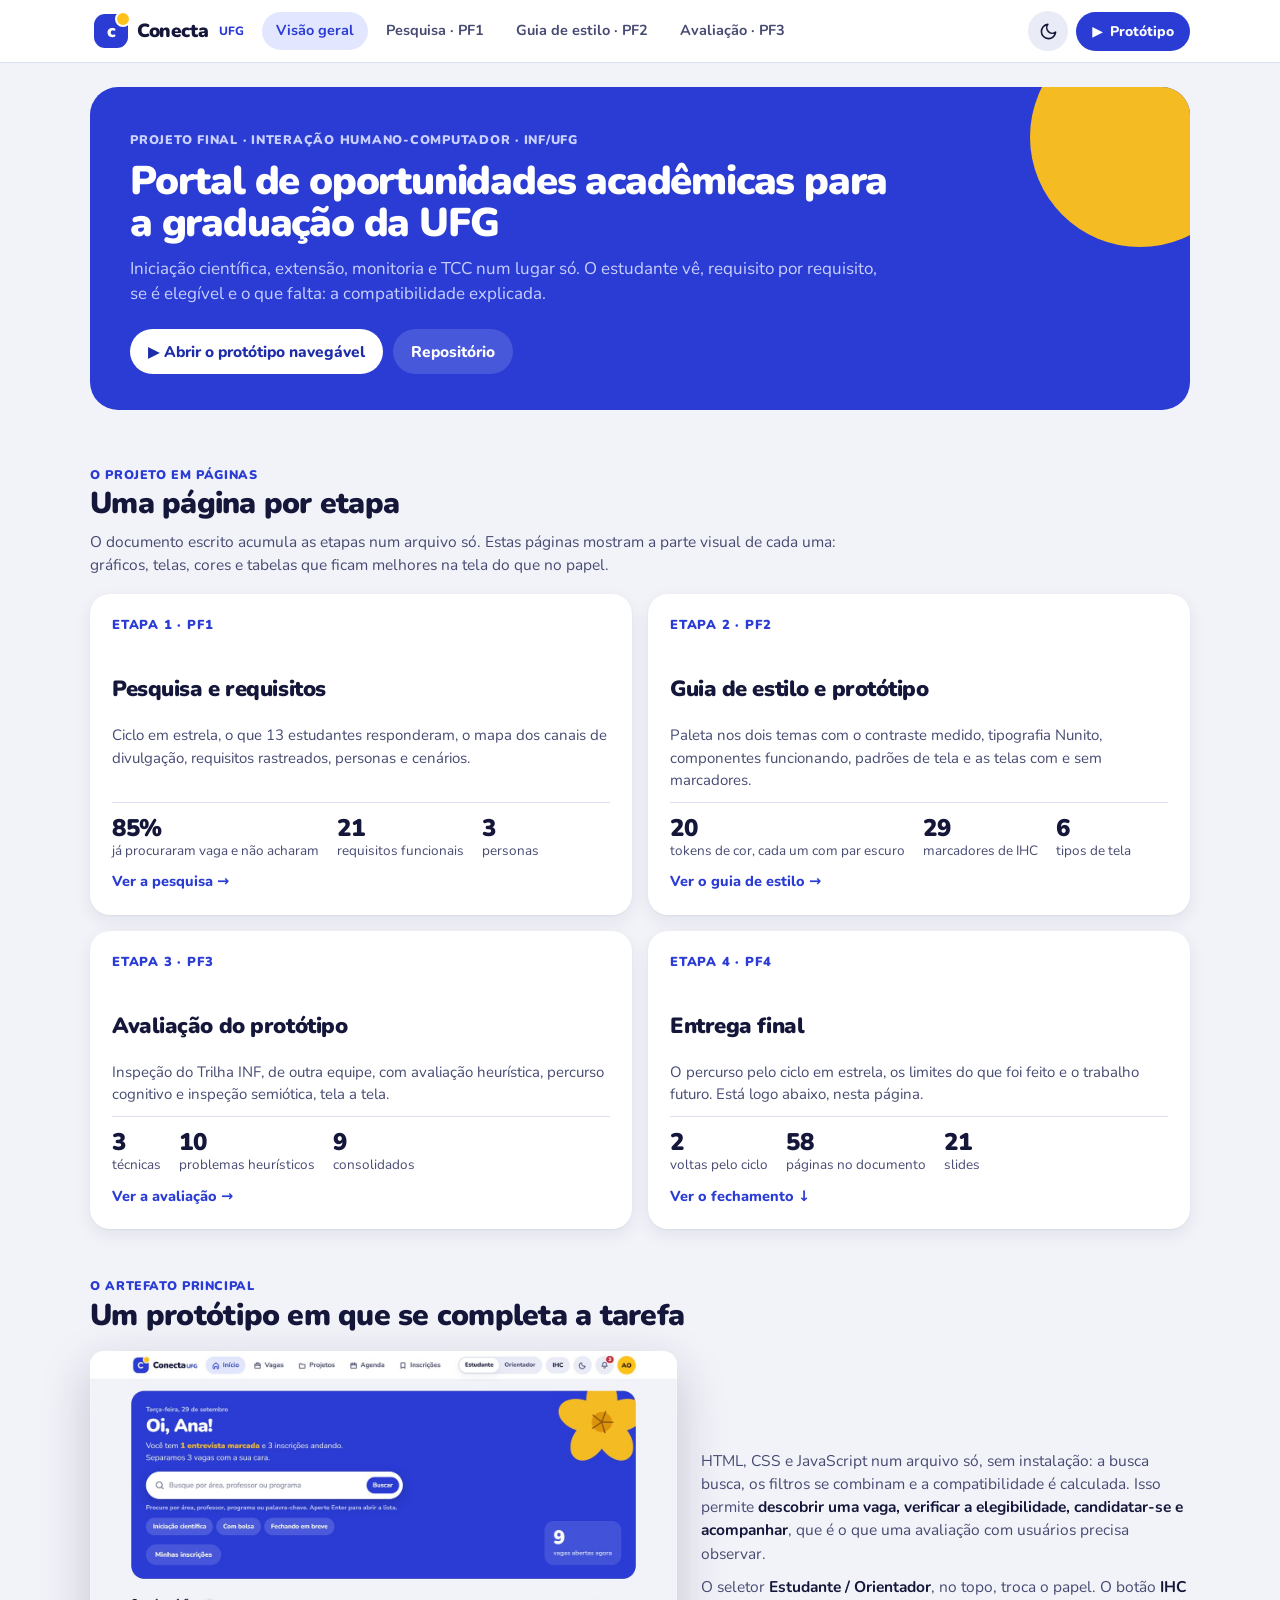
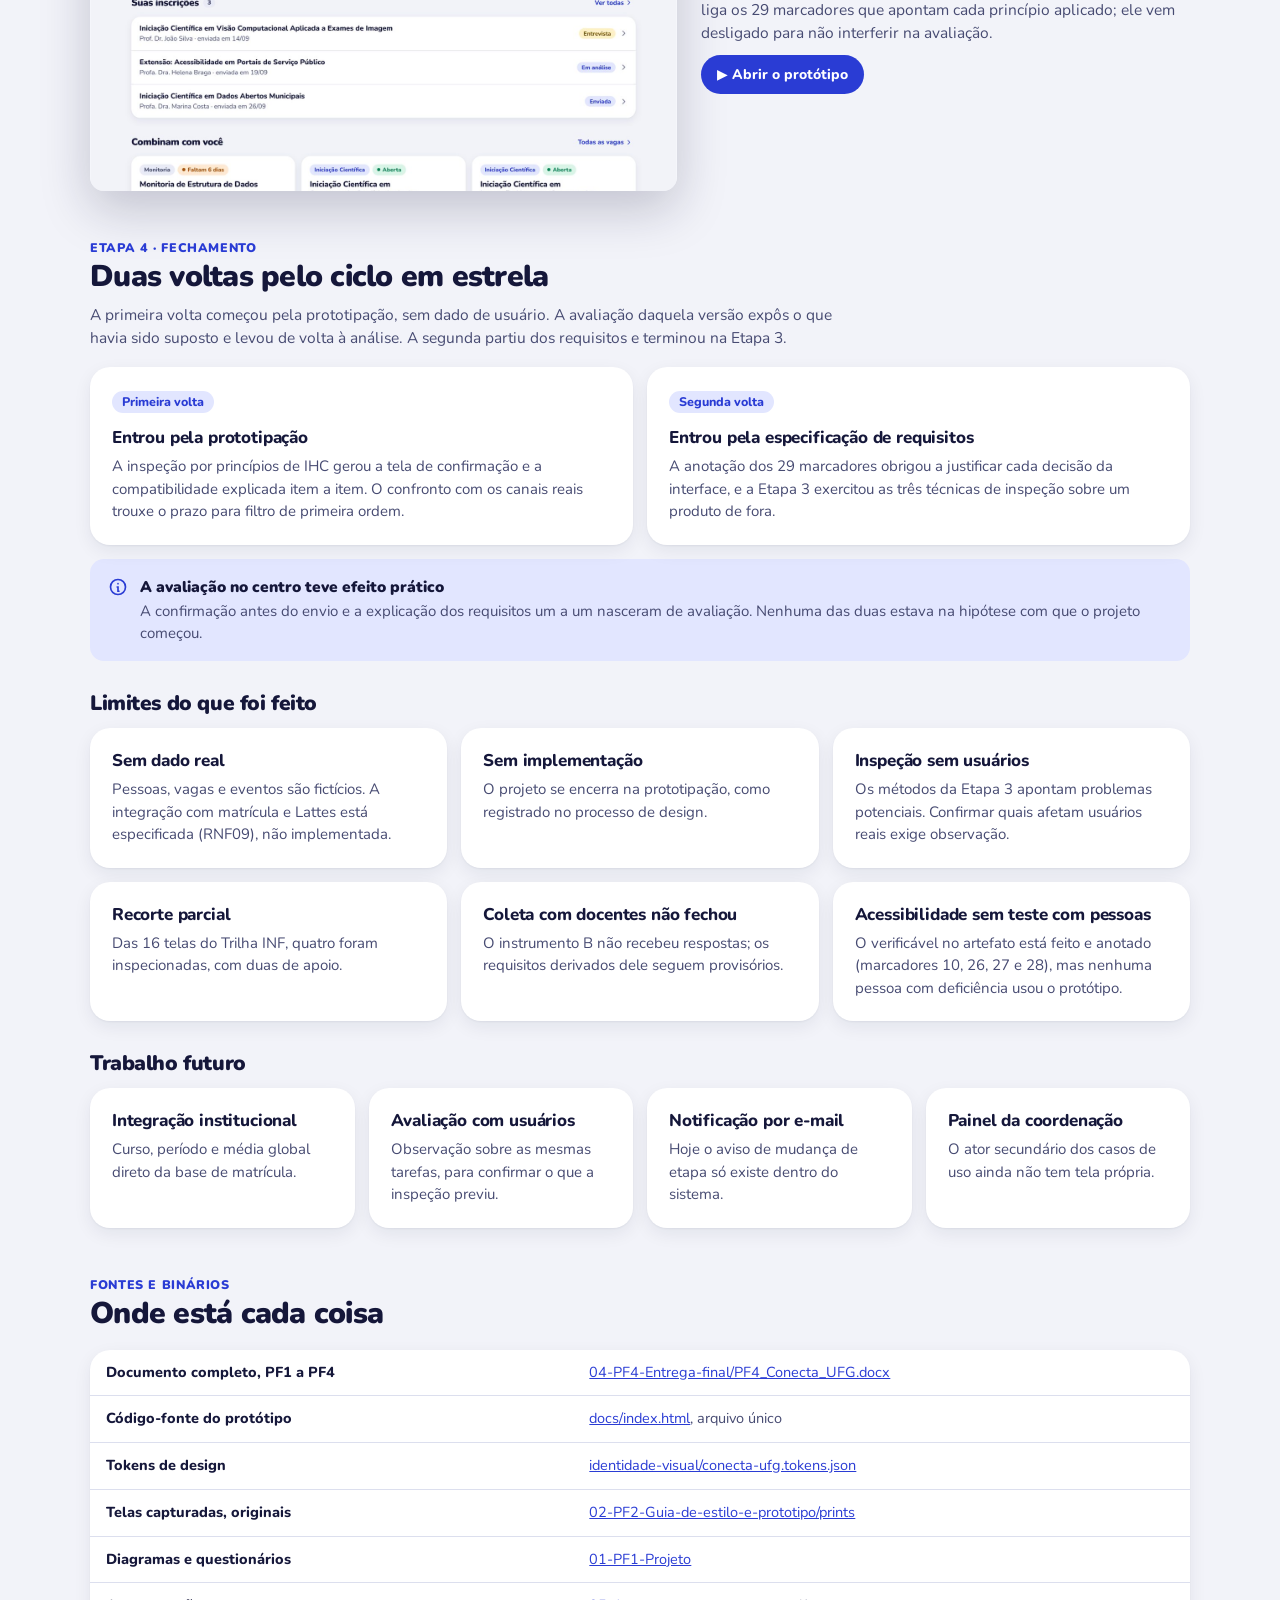
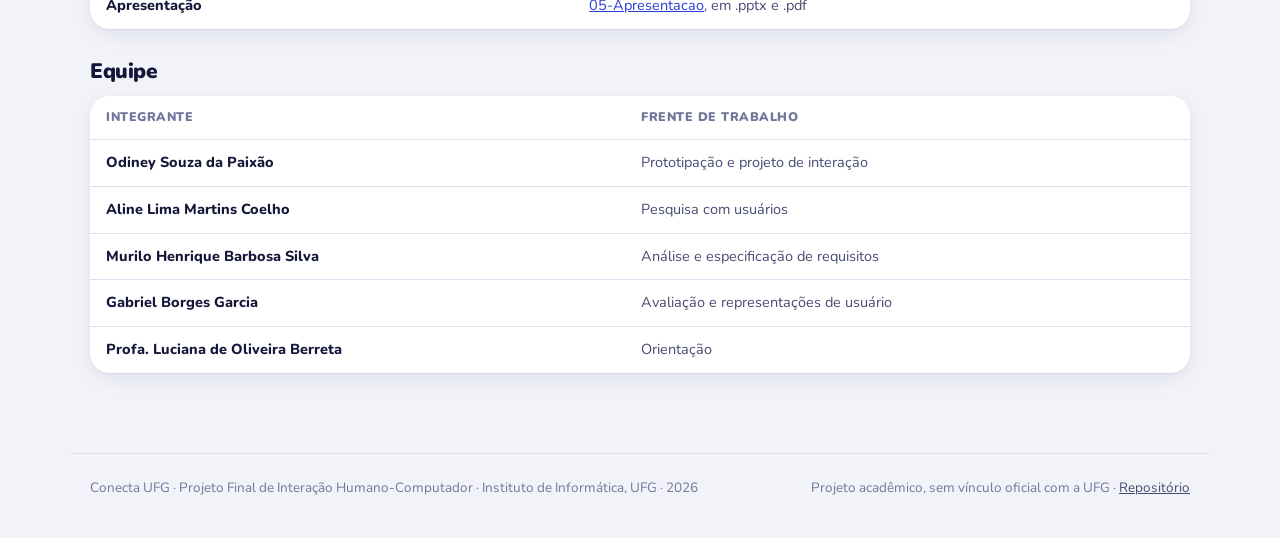
<file: docs/projeto/index.html>
<!doctype html>
<html lang="pt-BR">
<head>
<meta charset="utf-8">
<meta name="viewport" content="width=device-width,initial-scale=1">
<title>Conecta UFG · O projeto</title>
<meta name="description" content="Projeto Final de IHC do Conecta UFG: protótipo navegável, pesquisa e requisitos, guia de estilo, avaliação e fechamento, etapa por etapa.">
<link rel="preconnect" href="https://fonts.googleapis.com">
<link rel="preconnect" href="https://fonts.gstatic.com" crossorigin>
<link rel="stylesheet" href="https://fonts.googleapis.com/css2?family=Nunito:wght@400;600;700;800;900&display=swap">
<link rel="stylesheet" href="assets/projeto.css">
<script src="assets/projeto.js"></script>
<style>
.logo-topo{height:56px;width:auto;margin-bottom:18px}
.etapas{display:grid;grid-template-columns:repeat(2,minmax(0,1fr));gap:16px}
@media (max-width:760px){.etapas{grid-template-columns:1fr}}
.etapa-c{display:flex;flex-direction:column;gap:10px;text-decoration:none;color:inherit;transition:transform .15s,box-shadow .15s;position:relative}
.etapa-c:hover{transform:translateY(-3px);box-shadow:var(--sombra-forte)}
.etapa-c .n{font-size:13px;font-weight:900;letter-spacing:.06em;text-transform:uppercase;color:var(--marca)}
.etapa-c h3{font-size:22px;font-weight:900;letter-spacing:-.02em;line-height:1.2}
.etapa-c .num-l{display:flex;gap:18px;flex-wrap:wrap;margin-top:auto;padding-top:12px;border-top:1px solid var(--linha)}
.etapa-c .num-l div{font-size:13.5px;color:var(--tinta-2)}
.etapa-c .num-l b{display:block;font-size:24px;font-weight:900;color:var(--tinta);letter-spacing:-.02em;line-height:1.1}
.etapa-c .ir{font-weight:800;color:var(--marca);font-size:14.5px}
.proto{display:grid;grid-template-columns:1.2fr 1fr;gap:24px;align-items:center}
@media (max-width:860px){.proto{grid-template-columns:1fr}}
.proto img{border-radius:14px;box-shadow:var(--sombra-forte)}
.voltas{display:grid;grid-template-columns:1fr 1fr;gap:14px}
@media (max-width:640px){.voltas{grid-template-columns:1fr}}
.equipe td:first-child{white-space:nowrap}
</style>
</head>
<body>
<a class="pular" href="#conteudo">Pular para o conteúdo</a>
<header class="barra"><div class="barra-in">
  <a class="marca" href="./" aria-current="page"><span class="selo" aria-hidden="true">c</span><b>Conecta</b><small>UFG</small></a>
  <nav class="abas" aria-label="Partes do projeto">
    <a href="./" aria-current="page">Visão geral</a>
    <a href="pesquisa.html">Pesquisa · PF1</a>
    <a href="guia-de-estilo.html">Guia de estilo · PF2</a>
    <a href="avaliacao.html">Avaliação · PF3</a>
  </nav>
  <div class="barra-dir">
    <button class="ico-btn" id="btnTema" type="button" aria-label="Trocar tema"></button>
    <a class="btn-proto" href="../">▶ <span>Protótipo</span></a>
  </div>
</div></header>

<main id="conteudo">
  <div class="heroi">
    <span class="etapa">Projeto Final · Interação Humano-Computador · INF/UFG</span>
    <h1>Portal de oportunidades acadêmicas para a graduação da UFG</h1>
    <p>Iniciação científica, extensão, monitoria e TCC num lugar só. O estudante vê, requisito por requisito, se é elegível e o que falta: a compatibilidade explicada.</p>
    <div class="acoes">
      <a href="../">▶ Abrir o protótipo navegável</a>
      <a class="sec" target="_blank" rel="noopener" href="https://github.com/conecta-ufg/conecta-ufg">Repositório</a>
    </div>
  </div>

  <section class="secao" id="etapas">
    <header><span class="num">O projeto em páginas</span><h2>Uma página por etapa</h2>
      <p>O documento escrito acumula as etapas num arquivo só. Estas páginas mostram a parte visual de cada uma: gráficos, telas, cores e tabelas que ficam melhores na tela do que no papel.</p></header>
    <div class="etapas">
      <a class="cartao etapa-c" href="pesquisa.html">
        <span class="n">Etapa 1 · PF1</span><h3>Pesquisa e requisitos</h3>
        <p>Ciclo em estrela, o que 13 estudantes responderam, o mapa dos canais de divulgação, requisitos rastreados, personas e cenários.</p>
        <div class="num-l"><div><b>85%</b>já procuraram vaga e não acharam</div><div><b>21</b>requisitos funcionais</div><div><b>3</b>personas</div></div>
        <span class="ir">Ver a pesquisa →</span></a>
      <a class="cartao etapa-c" href="guia-de-estilo.html">
        <span class="n">Etapa 2 · PF2</span><h3>Guia de estilo e protótipo</h3>
        <p>Paleta nos dois temas com o contraste medido, tipografia Nunito, componentes funcionando, padrões de tela e as telas com e sem marcadores.</p>
        <div class="num-l"><div><b>20</b>tokens de cor, cada um com par escuro</div><div><b>29</b>marcadores de IHC</div><div><b>6</b>tipos de tela</div></div>
        <span class="ir">Ver o guia de estilo →</span></a>
      <a class="cartao etapa-c" href="avaliacao.html">
        <span class="n">Etapa 3 · PF3</span><h3>Avaliação do protótipo</h3>
        <p>Inspeção do Trilha INF, de outra equipe, com avaliação heurística, percurso cognitivo e inspeção semiótica, tela a tela.</p>
        <div class="num-l"><div><b>3</b>técnicas</div><div><b>10</b>problemas heurísticos</div><div><b>9</b>consolidados</div></div>
        <span class="ir">Ver a avaliação →</span></a>
      <a class="cartao etapa-c" href="#fechamento">
        <span class="n">Etapa 4 · PF4</span><h3>Entrega final</h3>
        <p>O percurso pelo ciclo em estrela, os limites do que foi feito e o trabalho futuro. Está logo abaixo, nesta página.</p>
        <div class="num-l"><div><b>2</b>voltas pelo ciclo</div><div><b>58</b>páginas no documento</div><div><b>21</b>slides</div></div>
        <span class="ir">Ver o fechamento ↓</span></a>
    </div>
  </section>

  <section class="secao" id="prototipo">
    <header><span class="num">O artefato principal</span><h2>Um protótipo em que se completa a tarefa</h2></header>
    <div class="proto">
      <a href="../"><img src="img/pf2/tela_inicio.jpg" alt="Tela inicial do protótipo Conecta UFG" width="1400" height="1988" style="max-height:440px;width:100%;object-fit:cover;object-position:top"></a>
      <div class="texto">
        <p>HTML, CSS e JavaScript num arquivo só, sem instalação: a busca busca, os filtros se combinam e a compatibilidade é calculada. Isso permite <strong>descobrir uma vaga, verificar a elegibilidade, candidatar-se e acompanhar</strong>, que é o que uma avaliação com usuários precisa observar.</p>
        <p>O seletor <strong>Estudante / Orientador</strong>, no topo, troca o papel. O botão <strong>IHC</strong> liga os 29 marcadores que apontam cada princípio aplicado; ele vem desligado para não interferir na avaliação.</p>
        <p class="mt"><a class="btn-proto" href="../" style="display:inline-flex">▶ Abrir o protótipo</a></p>
      </div>
    </div>
  </section>

  <section class="secao" id="fechamento">
    <header><span class="num">Etapa 4 · Fechamento</span><h2>Duas voltas pelo ciclo em estrela</h2>
      <p>A primeira volta começou pela prototipação, sem dado de usuário. A avaliação daquela versão expôs o que havia sido suposto e levou de volta à análise. A segunda partiu dos requisitos e terminou na Etapa 3.</p></header>
    <div class="voltas">
      <div class="cartao"><span class="chip marca">Primeira volta</span><h4 class="mt">Entrou pela prototipação</h4><p>A inspeção por princípios de IHC gerou a tela de confirmação e a compatibilidade explicada item a item. O confronto com os canais reais trouxe o prazo para filtro de primeira ordem.</p></div>
      <div class="cartao"><span class="chip marca">Segunda volta</span><h4 class="mt">Entrou pela especificação de requisitos</h4><p>A anotação dos 29 marcadores obrigou a justificar cada decisão da interface, e a Etapa 3 exercitou as três técnicas de inspeção sobre um produto de fora.</p></div>
    </div>
    <div class="aviso-box info mt">
      <svg viewBox="0 0 24 24" fill="none" stroke="currentColor" stroke-width="2" stroke-linecap="round"><circle cx="12" cy="12" r="9"/><path d="M12 8h.01M11 12h1v5h1"/></svg>
      <div><b>A avaliação no centro teve efeito prático</b><p>A confirmação antes do envio e a explicação dos requisitos um a um nasceram de avaliação. Nenhuma das duas estava na hipótese com que o projeto começou.</p></div>
    </div>

    <h3>Limites do que foi feito</h3>
    <div class="grade g3">
      <div class="cartao"><h4>Sem dado real</h4><p>Pessoas, vagas e eventos são fictícios. A integração com matrícula e Lattes está especificada (RNF09), não implementada.</p></div>
      <div class="cartao"><h4>Sem implementação</h4><p>O projeto se encerra na prototipação, como registrado no processo de design.</p></div>
      <div class="cartao"><h4>Inspeção sem usuários</h4><p>Os métodos da Etapa 3 apontam problemas potenciais. Confirmar quais afetam usuários reais exige observação.</p></div>
      <div class="cartao"><h4>Recorte parcial</h4><p>Das 16 telas do Trilha INF, quatro foram inspecionadas, com duas de apoio.</p></div>
      <div class="cartao"><h4>Coleta com docentes não fechou</h4><p>O instrumento B não recebeu respostas; os requisitos derivados dele seguem provisórios.</p></div>
      <div class="cartao"><h4>Acessibilidade sem teste com pessoas</h4><p>O verificável no artefato está feito e anotado (marcadores 10, 26, 27 e 28), mas nenhuma pessoa com deficiência usou o protótipo.</p></div>
    </div>

    <h3>Trabalho futuro</h3>
    <div class="grade g4">
      <div class="cartao"><h4>Integração institucional</h4><p>Curso, período e média global direto da base de matrícula.</p></div>
      <div class="cartao"><h4>Avaliação com usuários</h4><p>Observação sobre as mesmas tarefas, para confirmar o que a inspeção previu.</p></div>
      <div class="cartao"><h4>Notificação por e-mail</h4><p>Hoje o aviso de mudança de etapa só existe dentro do sistema.</p></div>
      <div class="cartao"><h4>Painel da coordenação</h4><p>O ator secundário dos casos de uso ainda não tem tela própria.</p></div>
    </div>
  </section>

  <section class="secao" id="arquivos">
    <header><span class="num">Fontes e binários</span><h2>Onde está cada coisa</h2></header>
    <div class="tabela-wrap"><table>
      <tbody>
        <tr><td>Documento completo, PF1 a PF4</td><td><a target="_blank" rel="noopener" href="https://github.com/conecta-ufg/conecta-ufg/tree/main/04-PF4-Entrega-final">04-PF4-Entrega-final/PF4_Conecta_UFG.docx</a></td></tr>
        <tr><td>Código-fonte do protótipo</td><td><a target="_blank" rel="noopener" href="https://github.com/conecta-ufg/conecta-ufg/blob/main/docs/index.html">docs/index.html</a>, arquivo único</td></tr>
        <tr><td>Tokens de design</td><td><a target="_blank" rel="noopener" href="https://github.com/conecta-ufg/conecta-ufg/tree/main/02-PF2-Guia-de-estilo-e-prototipo/identidade-visual">identidade-visual/conecta-ufg.tokens.json</a></td></tr>
        <tr><td>Telas capturadas, originais</td><td><a target="_blank" rel="noopener" href="https://github.com/conecta-ufg/conecta-ufg/tree/main/02-PF2-Guia-de-estilo-e-prototipo/prints">02-PF2-Guia-de-estilo-e-prototipo/prints</a></td></tr>
        <tr><td>Diagramas e questionários</td><td><a target="_blank" rel="noopener" href="https://github.com/conecta-ufg/conecta-ufg/tree/main/01-PF1-Projeto">01-PF1-Projeto</a></td></tr>
        <tr><td>Apresentação</td><td><a target="_blank" rel="noopener" href="https://github.com/conecta-ufg/conecta-ufg/tree/main/05-Apresentacao">05-Apresentacao</a>, em .pptx e .pdf</td></tr>
      </tbody></table></div>

    <h3>Equipe</h3>
    <div class="tabela-wrap"><table class="equipe">
      <thead><tr><th>Integrante</th><th>Frente de trabalho</th></tr></thead>
      <tbody>
        <tr><td>Odiney Souza da Paixão</td><td>Prototipação e projeto de interação</td></tr>
        <tr><td>Aline Lima Martins Coelho</td><td>Pesquisa com usuários</td></tr>
        <tr><td>Murilo Henrique Barbosa Silva</td><td>Análise e especificação de requisitos</td></tr>
        <tr><td>Gabriel Borges Garcia</td><td>Avaliação e representações de usuário</td></tr>
        <tr><td>Profa. Luciana de Oliveira Berreta</td><td>Orientação</td></tr>
      </tbody></table></div>
  </section>
</main>

<footer class="rodape">
  <span>Conecta UFG · Projeto Final de Interação Humano-Computador · Instituto de Informática, UFG · 2026</span>
  <span>Projeto acadêmico, sem vínculo oficial com a UFG · <a target="_blank" rel="noopener" href="https://github.com/conecta-ufg/conecta-ufg">Repositório</a></span>
</footer>
</body>
</html>
</file>
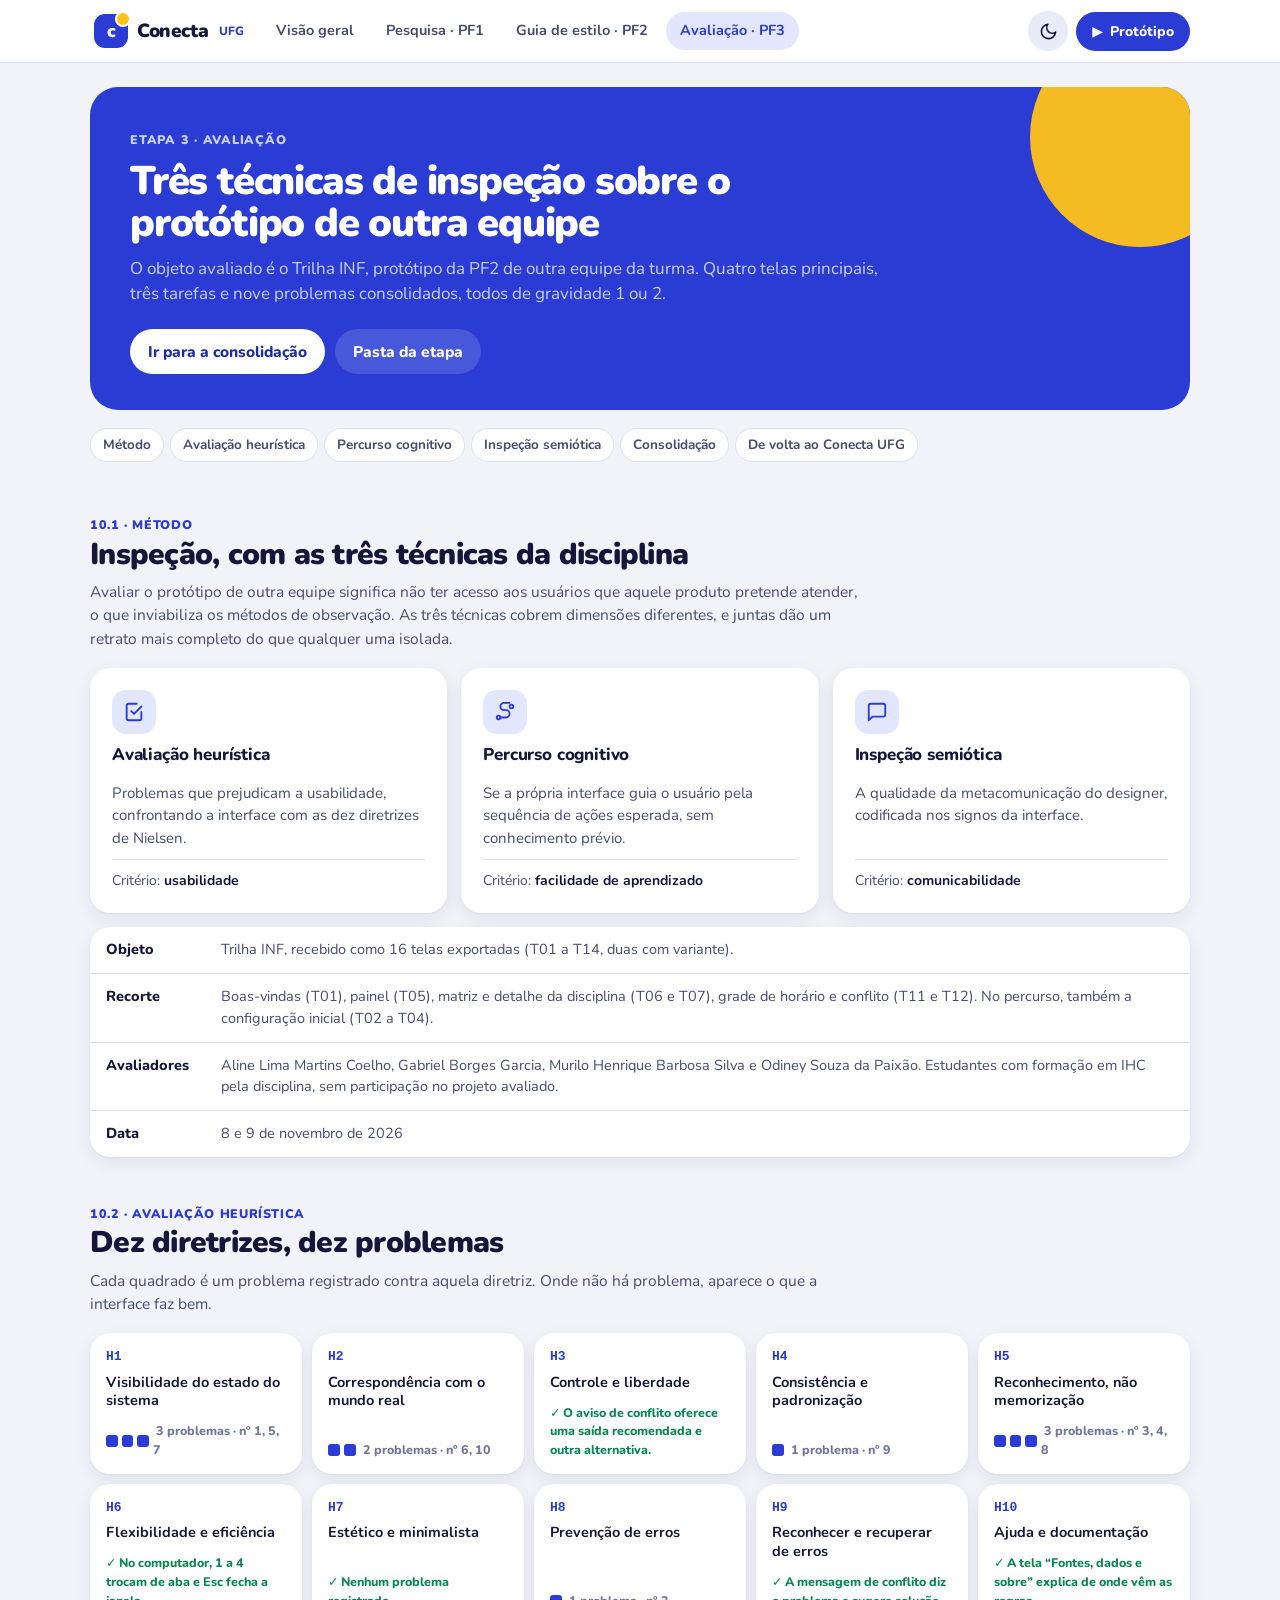
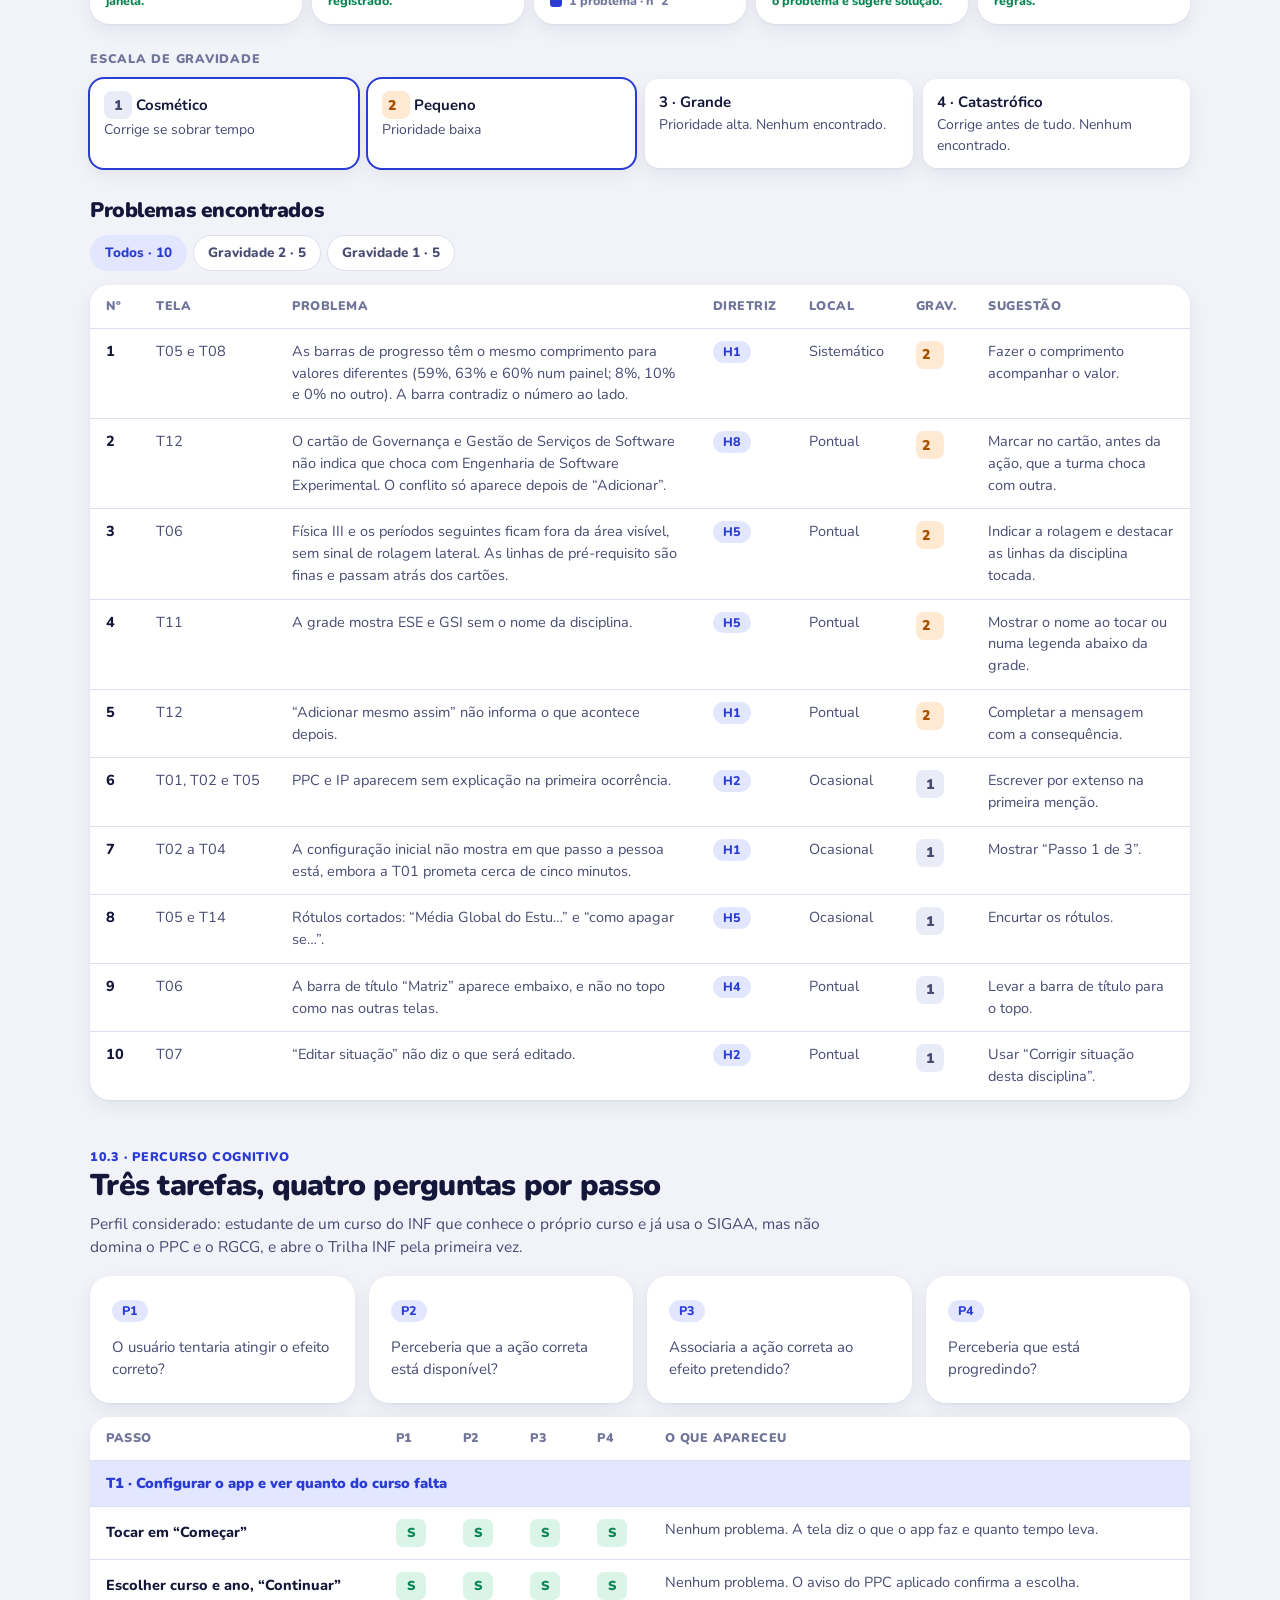
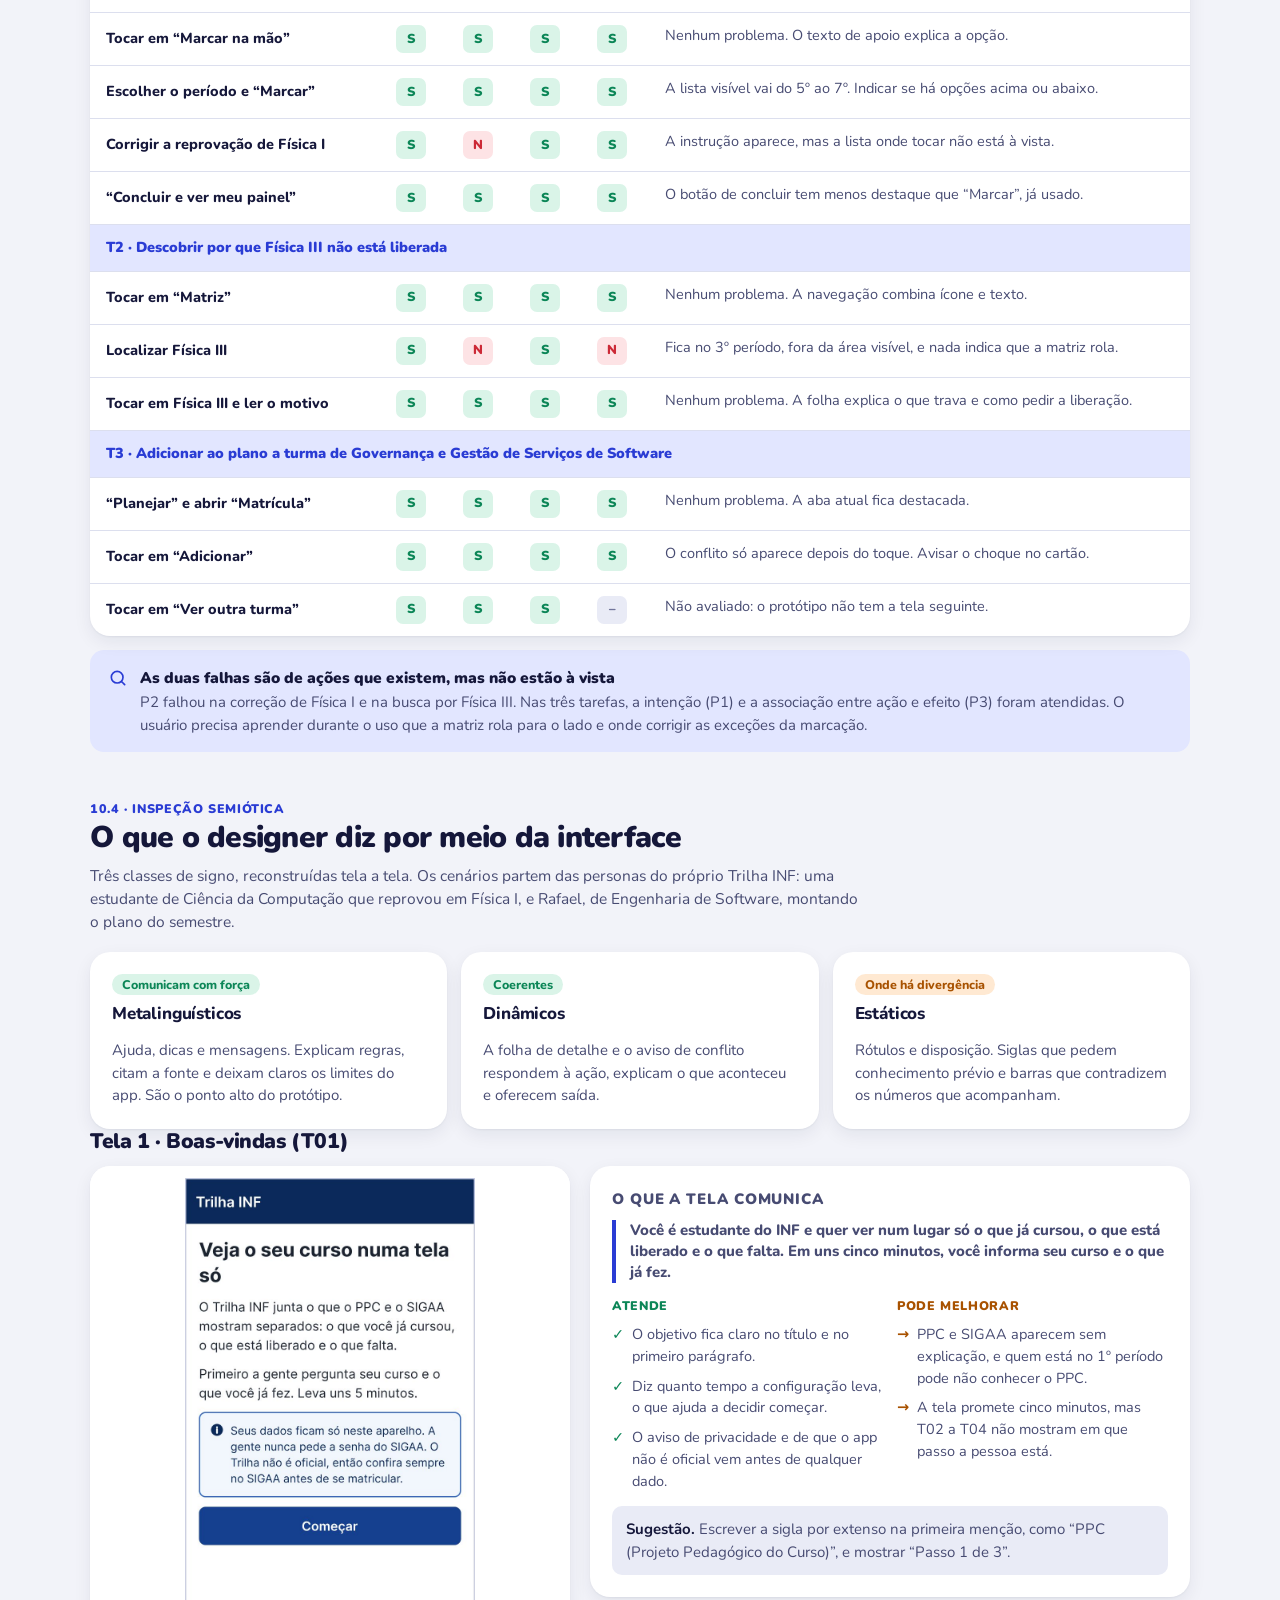
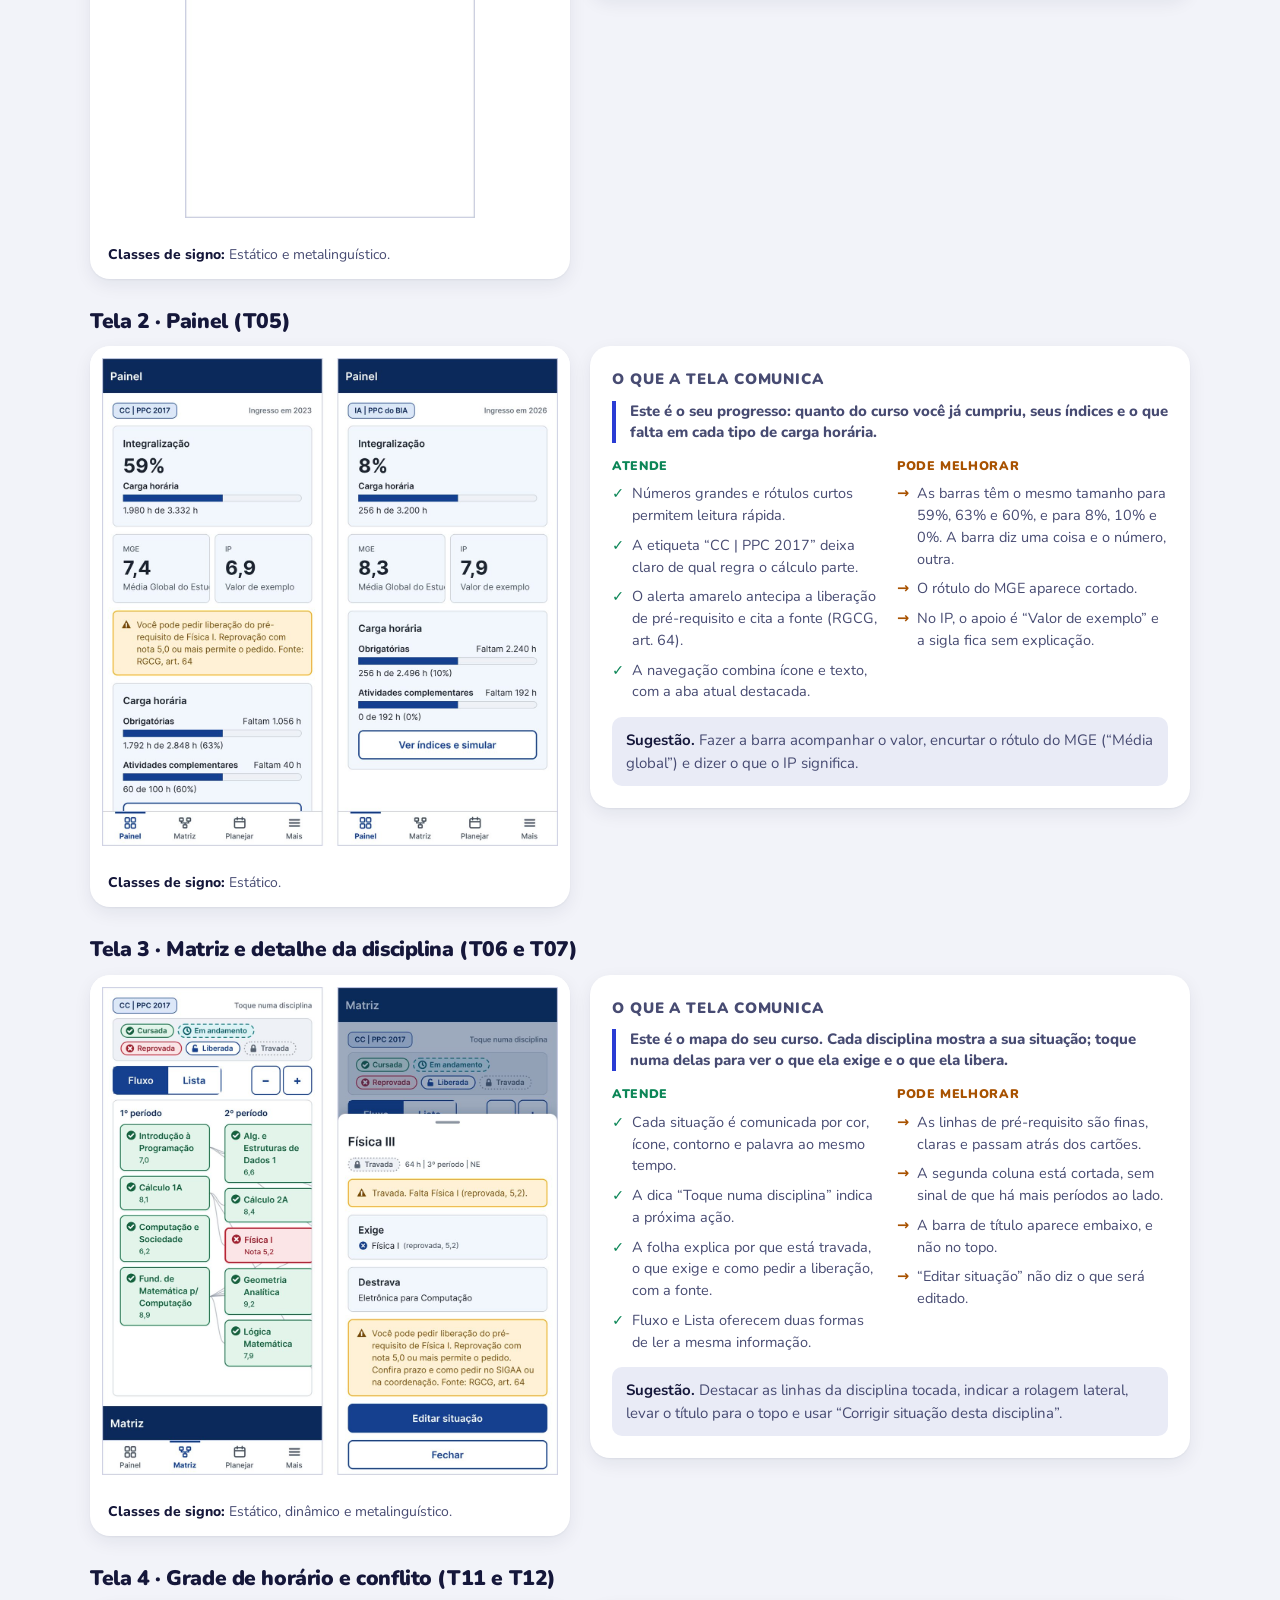
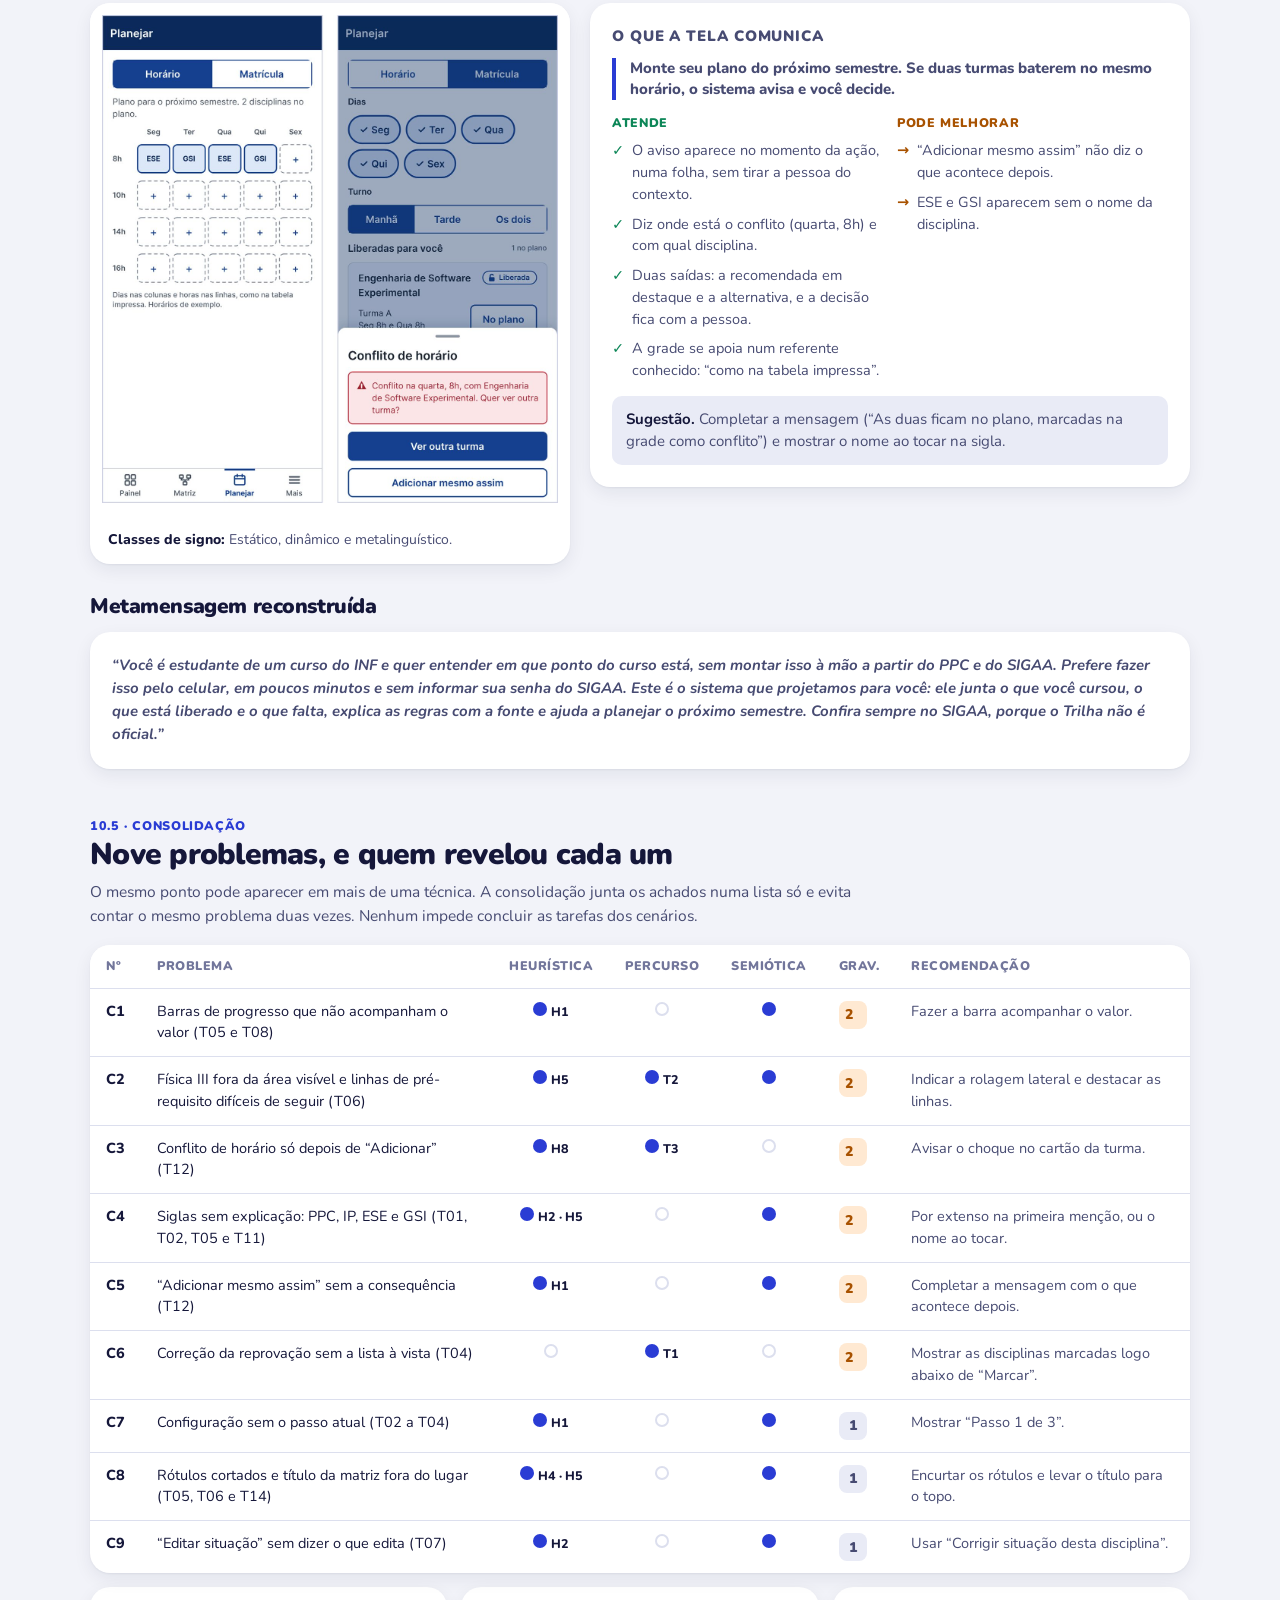
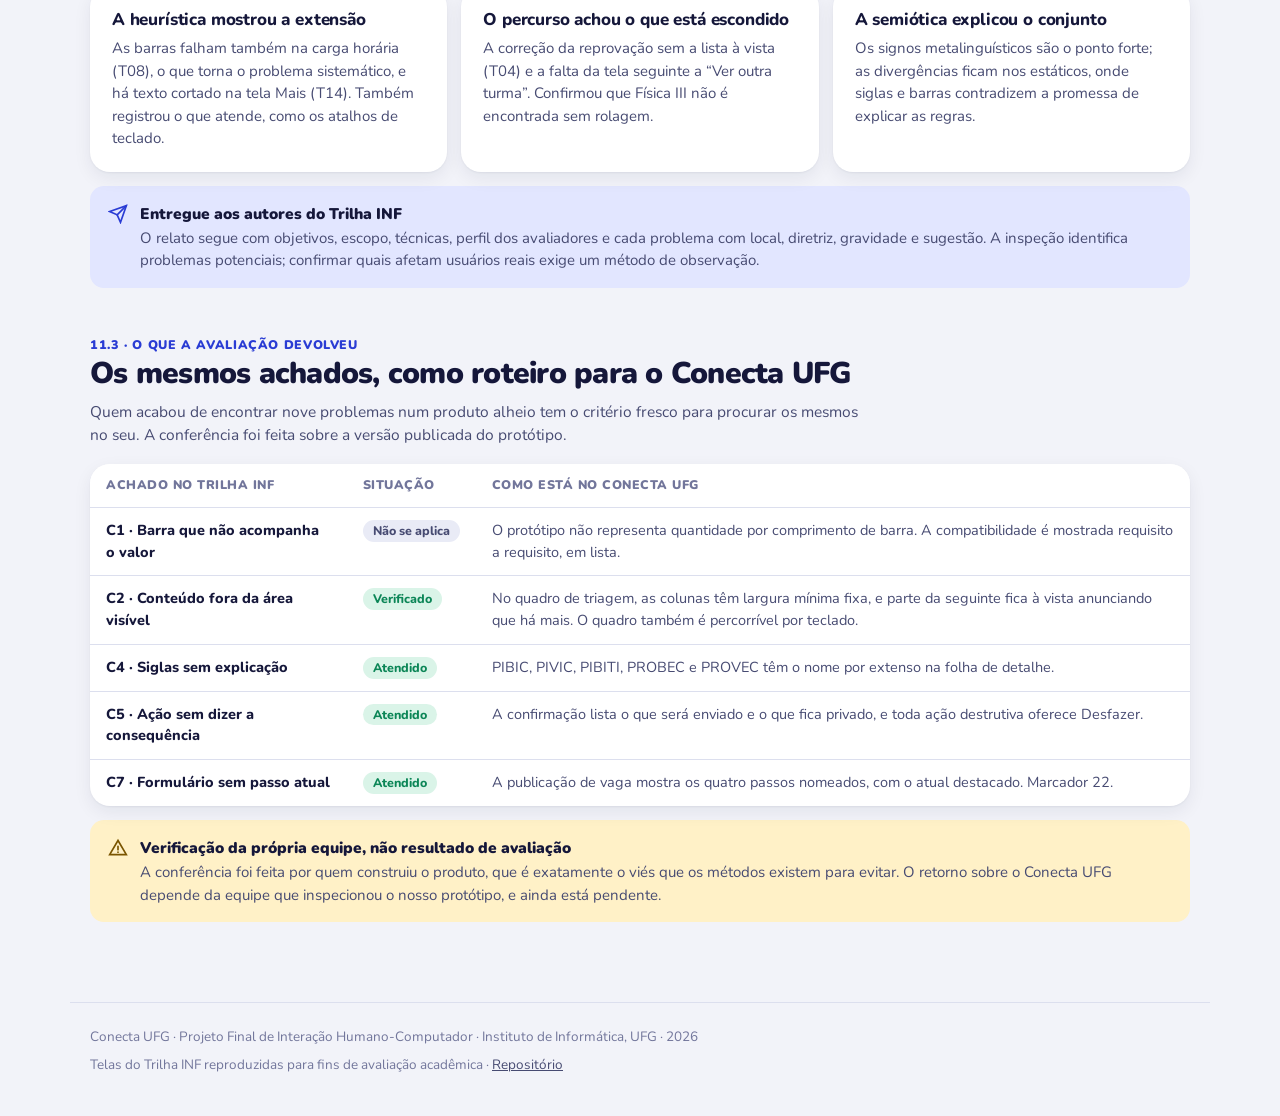
<file: docs/projeto/avaliacao.html>
<!doctype html>
<html lang="pt-BR">
<head>
<meta charset="utf-8">
<meta name="viewport" content="width=device-width,initial-scale=1">
<title>Avaliação · Conecta UFG</title>
<meta name="description" content="Etapa 3 do Conecta UFG: inspeção do protótipo Trilha INF com avaliação heurística, percurso cognitivo e inspeção semiótica, e a consolidação dos nove problemas.">
<link rel="preconnect" href="https://fonts.googleapis.com">
<link rel="preconnect" href="https://fonts.gstatic.com" crossorigin>
<link rel="stylesheet" href="https://fonts.googleapis.com/css2?family=Nunito:wght@400;600;700;800;900&display=swap">
<link rel="stylesheet" href="assets/projeto.css">
<script src="assets/projeto.js"></script>
<style>
.tecnica{display:flex;flex-direction:column;gap:10px}
.tecnica .ic{width:44px;height:44px;border-radius:14px;display:grid;place-items:center;background:var(--marca-suave);color:var(--marca)}
.tecnica .ic svg{width:22px;height:22px}
.tecnica .crit{margin-top:auto;padding-top:10px;border-top:1px solid var(--linha);font-size:14px;color:var(--tinta-2)}
.tecnica .crit b{color:var(--tinta)}
.heur{display:grid;grid-template-columns:repeat(5,minmax(0,1fr));gap:10px}
@media (max-width:900px){.heur{grid-template-columns:repeat(2,minmax(0,1fr))}}
.heur .cartao{padding:14px 16px;display:flex;flex-direction:column;gap:6px}
.heur .h{font-family:var(--mono);font-weight:700;color:var(--marca);font-size:13px}
.heur b{font-size:14.5px;line-height:1.3}
.heur .pts{display:flex;gap:4px;margin-top:auto;padding-top:6px;align-items:center;font-size:12.5px;color:var(--tinta-3);font-weight:800}
.heur .pts i{width:12px;height:12px;border-radius:3px;background:var(--marca)}
.heur .ok-h{color:var(--ok)}
.grav{display:inline-grid;place-items:center;min-width:28px;height:28px;border-radius:8px;font-weight:900;font-size:14px;padding:0 6px}
.grav.g1{background:var(--cartao-2);color:var(--tinta-2)}
.grav.g2{background:var(--aviso-suave);color:var(--aviso)}
.escala-g{display:grid;grid-template-columns:repeat(4,minmax(0,1fr));gap:10px}
@media (max-width:760px){.escala-g{grid-template-columns:repeat(2,minmax(0,1fr))}}
.escala-g div{border-radius:var(--r-m);padding:12px 14px;background:var(--cartao);box-shadow:var(--sombra);font-size:14px;color:var(--tinta-2)}
.escala-g b{display:block;color:var(--tinta);font-size:15px}
.escala-g .usado{outline:2px solid var(--marca)}
.sn{display:inline-grid;place-items:center;width:30px;height:28px;border-radius:7px;font-weight:900;font-size:13px}
.sn.s{background:var(--ok-suave);color:var(--ok)}
.sn.n{background:var(--erro-suave);color:var(--erro)}
.sn.x{background:var(--cartao-2);color:var(--tinta-3)}
.perc td{vertical-align:middle}
.perc td.normal{vertical-align:top}
.tarefa{background:var(--marca-suave)!important}
.tarefa td{color:var(--marca)!important;font-weight:900!important}
.tela-insp{display:grid;grid-template-columns:minmax(0,1fr) minmax(0,1.25fr);gap:20px;align-items:start}
@media (max-width:860px){.tela-insp{grid-template-columns:1fr}}
.tela-insp figure img{max-height:640px;width:auto;margin:0 auto}
.tela-insp figure a{background:#FFFFFF;padding:12px}
.comunica{font-size:17px;font-weight:800;line-height:1.4;border-left:4px solid var(--marca);padding-left:14px}
.colunas2{display:grid;grid-template-columns:1fr 1fr;gap:14px;margin-top:14px}
@media (max-width:560px){.colunas2{grid-template-columns:1fr}}
.colunas2 ul{display:grid;gap:8px}
.colunas2 li{display:flex;gap:8px;font-size:14.5px;color:var(--tinta-2)}
.colunas2 li::before{flex:none;font-weight:900}
.colunas2 .bom li::before{content:"✓";color:var(--ok)}
.colunas2 .melhor li::before{content:"→";color:var(--aviso)}
.colunas2 h5{font-size:12.5px;font-weight:900;text-transform:uppercase;letter-spacing:.05em;margin:0 0 8px}
.colunas2 .bom h5{color:var(--ok)}.colunas2 .melhor h5{color:var(--aviso)}
.sug{margin-top:14px;padding:12px 14px;border-radius:var(--r-p);background:var(--cartao-2);font-size:14.5px;color:var(--tinta-2)}
.sug b{color:var(--tinta)}
.cons td.t{text-align:center}
.pt{display:inline-block;width:14px;height:14px;border-radius:50%;background:var(--marca)}
.pt.v{background:none;border:2px solid var(--linha)}
.meta{font-size:18px;font-weight:700;line-height:1.55;color:var(--tinta);font-style:italic}
.classe{display:flex;flex-direction:column;gap:8px}
.classe .chip{align-self:flex-start}
.classe .nivel{height:8px;border-radius:999px;background:var(--cartao-2);overflow:hidden}
.classe .nivel span{display:block;height:100%;border-radius:999px}
</style>
</head>
<body>
<a class="pular" href="#conteudo">Pular para o conteúdo</a>
<header class="barra"><div class="barra-in">
  <a class="marca" href="./"><span class="selo" aria-hidden="true">c</span><b>Conecta</b><small>UFG</small></a>
  <nav class="abas" aria-label="Partes do projeto">
    <a href="./">Visão geral</a>
    <a href="pesquisa.html">Pesquisa · PF1</a>
    <a href="guia-de-estilo.html">Guia de estilo · PF2</a>
    <a href="avaliacao.html" aria-current="page">Avaliação · PF3</a>
  </nav>
  <div class="barra-dir">
    <button class="ico-btn" id="btnTema" type="button" aria-label="Trocar tema"></button>
    <a class="btn-proto" href="../">▶ <span>Protótipo</span></a>
  </div>
</div></header>

<main id="conteudo">
  <div class="heroi">
    <span class="etapa">Etapa 3 · Avaliação</span>
    <h1>Três técnicas de inspeção sobre o protótipo de outra equipe</h1>
    <p>O objeto avaliado é o Trilha INF, protótipo da PF2 de outra equipe da turma. Quatro telas principais, três tarefas e nove problemas consolidados, todos de gravidade 1 ou 2.</p>
    <div class="acoes"><a href="#consolidacao">Ir para a consolidação</a><a class="sec" target="_blank" rel="noopener" href="https://github.com/conecta-ufg/conecta-ufg/tree/main/03-PF3-Avaliacao">Pasta da etapa</a></div>
  </div>

  <nav class="sumario" aria-label="Seções desta página">
    <a href="#metodo">Método</a><a href="#heuristica">Avaliação heurística</a><a href="#percurso">Percurso cognitivo</a>
    <a href="#semiotica">Inspeção semiótica</a><a href="#consolidacao">Consolidação</a><a href="#retorno">De volta ao Conecta UFG</a>
  </nav>

  <!-- ===================== MÉTODO ===================== -->
  <section class="secao" id="metodo">
    <header><span class="num">10.1 · Método</span><h2>Inspeção, com as três técnicas da disciplina</h2>
      <p>Avaliar o protótipo de outra equipe significa não ter acesso aos usuários que aquele produto pretende atender, o que inviabiliza os métodos de observação. As três técnicas cobrem dimensões diferentes, e juntas dão um retrato mais completo do que qualquer uma isolada.</p></header>
    <div class="grade g3">
      <div class="cartao tecnica"><span class="ic"><svg viewBox="0 0 24 24" fill="none" stroke="currentColor" stroke-width="2" stroke-linecap="round" stroke-linejoin="round"><path d="M9 11l3 3 8-8"/><path d="M20 12v7a2 2 0 0 1-2 2H6a2 2 0 0 1-2-2V5a2 2 0 0 1 2-2h9"/></svg></span>
        <h4>Avaliação heurística</h4><p>Problemas que prejudicam a usabilidade, confrontando a interface com as dez diretrizes de Nielsen.</p>
        <span class="crit">Critério: <b>usabilidade</b></span></div>
      <div class="cartao tecnica"><span class="ic"><svg viewBox="0 0 24 24" fill="none" stroke="currentColor" stroke-width="2" stroke-linecap="round" stroke-linejoin="round"><circle cx="5" cy="18" r="2"/><circle cx="19" cy="6" r="2"/><path d="M7 18h6a4 4 0 0 0 0-8h-2a4 4 0 0 1 0-8h6"/></svg></span>
        <h4>Percurso cognitivo</h4><p>Se a própria interface guia o usuário pela sequência de ações esperada, sem conhecimento prévio.</p>
        <span class="crit">Critério: <b>facilidade de aprendizado</b></span></div>
      <div class="cartao tecnica"><span class="ic"><svg viewBox="0 0 24 24" fill="none" stroke="currentColor" stroke-width="2" stroke-linecap="round" stroke-linejoin="round"><path d="M21 15a2 2 0 0 1-2 2H7l-4 4V5a2 2 0 0 1 2-2h14a2 2 0 0 1 2 2z"/></svg></span>
        <h4>Inspeção semiótica</h4><p>A qualidade da metacomunicação do designer, codificada nos signos da interface.</p>
        <span class="crit">Critério: <b>comunicabilidade</b></span></div>
    </div>
    <div class="tabela-wrap mt"><table>
      <tbody>
        <tr><td>Objeto</td><td>Trilha INF, recebido como 16 telas exportadas (T01 a T14, duas com variante).</td></tr>
        <tr><td>Recorte</td><td>Boas-vindas (T01), painel (T05), matriz e detalhe da disciplina (T06 e T07), grade de horário e conflito (T11 e T12). No percurso, também a configuração inicial (T02 a T04).</td></tr>
        <tr><td>Avaliadores</td><td>Aline Lima Martins Coelho, Gabriel Borges Garcia, Murilo Henrique Barbosa Silva e Odiney Souza da Paixão. Estudantes com formação em IHC pela disciplina, sem participação no projeto avaliado.</td></tr>
        <tr><td>Data</td><td>8 e 9 de novembro de 2026</td></tr>
      </tbody></table></div>
  </section>

  <!-- ===================== HEURÍSTICA ===================== -->
  <section class="secao" id="heuristica">
    <header><span class="num">10.2 · Avaliação heurística</span><h2>Dez diretrizes, dez problemas</h2>
      <p>Cada quadrado é um problema registrado contra aquela diretriz. Onde não há problema, aparece o que a interface faz bem.</p></header>
    <div class="heur" id="heur"></div>

    <p class="rotulo">Escala de gravidade</p>
    <div class="escala-g">
      <div class="usado"><b><span class="grav g1">1</span> Cosmético</b>Corrige se sobrar tempo</div>
      <div class="usado"><b><span class="grav g2">2</span> Pequeno</b>Prioridade baixa</div>
      <div><b>3 · Grande</b>Prioridade alta. Nenhum encontrado.</div>
      <div><b>4 · Catastrófico</b>Corrige antes de tudo. Nenhum encontrado.</div>
    </div>

    <h3>Problemas encontrados</h3>
    <div class="filtro" data-alvo="#tabHeur" data-attr="g" role="group" aria-label="Filtrar por gravidade">
      <button type="button" data-valor="*" aria-pressed="true">Todos · 10</button>
      <button type="button" data-valor="2" aria-pressed="false">Gravidade 2 · 5</button>
      <button type="button" data-valor="1" aria-pressed="false">Gravidade 1 · 5</button>
    </div>
    <div class="tabela-wrap"><table>
      <thead><tr><th>Nº</th><th>Tela</th><th>Problema</th><th>Diretriz</th><th>Local</th><th>Grav.</th><th>Sugestão</th></tr></thead>
      <tbody id="tabHeur"></tbody></table></div>
  </section>

  <!-- ===================== PERCURSO ===================== -->
  <section class="secao" id="percurso">
    <header><span class="num">10.3 · Percurso cognitivo</span><h2>Três tarefas, quatro perguntas por passo</h2>
      <p>Perfil considerado: estudante de um curso do INF que conhece o próprio curso e já usa o SIGAA, mas não domina o PPC e o RGCG, e abre o Trilha INF pela primeira vez.</p></header>
    <div class="grade g4">
      <div class="cartao"><span class="chip marca">P1</span><p class="mt">O usuário tentaria atingir o efeito correto?</p></div>
      <div class="cartao"><span class="chip marca">P2</span><p class="mt">Perceberia que a ação correta está disponível?</p></div>
      <div class="cartao"><span class="chip marca">P3</span><p class="mt">Associaria a ação correta ao efeito pretendido?</p></div>
      <div class="cartao"><span class="chip marca">P4</span><p class="mt">Perceberia que está progredindo?</p></div>
    </div>
    <div class="tabela-wrap mt"><table class="perc">
      <thead><tr><th>Passo</th><th>P1</th><th>P2</th><th>P3</th><th>P4</th><th>O que apareceu</th></tr></thead>
      <tbody id="tabPerc"></tbody></table></div>
    <div class="aviso-box info mt">
      <svg viewBox="0 0 24 24" fill="none" stroke="currentColor" stroke-width="2" stroke-linecap="round"><circle cx="11" cy="11" r="7"/><path d="m20 20-3.5-3.5"/></svg>
      <div><b>As duas falhas são de ações que existem, mas não estão à vista</b><p>P2 falhou na correção de Física I e na busca por Física III. Nas três tarefas, a intenção (P1) e a associação entre ação e efeito (P3) foram atendidas. O usuário precisa aprender durante o uso que a matriz rola para o lado e onde corrigir as exceções da marcação.</p></div>
    </div>
  </section>

  <!-- ===================== SEMIÓTICA ===================== -->
  <section class="secao" id="semiotica">
    <header><span class="num">10.4 · Inspeção semiótica</span><h2>O que o designer diz por meio da interface</h2>
      <p>Três classes de signo, reconstruídas tela a tela. Os cenários partem das personas do próprio Trilha INF: uma estudante de Ciência da Computação que reprovou em Física I, e Rafael, de Engenharia de Software, montando o plano do semestre.</p></header>
    <div class="grade g3">
      <div class="cartao classe"><span class="chip ok">Comunicam com força</span><h4>Metalinguísticos</h4><p>Ajuda, dicas e mensagens. Explicam regras, citam a fonte e deixam claros os limites do app. São o ponto alto do protótipo.</p></div>
      <div class="cartao classe"><span class="chip ok">Coerentes</span><h4>Dinâmicos</h4><p>A folha de detalhe e o aviso de conflito respondem à ação, explicam o que aconteceu e oferecem saída.</p></div>
      <div class="cartao classe"><span class="chip aviso">Onde há divergência</span><h4>Estáticos</h4><p>Rótulos e disposição. Siglas que pedem conhecimento prévio e barras que contradizem os números que acompanham.</p></div>
    </div>

    <div id="telasInsp"></div>

    <h3>Metamensagem reconstruída</h3>
    <div class="cartao"><p class="meta">“Você é estudante de um curso do INF e quer entender em que ponto do curso está, sem montar isso à mão a partir do PPC e do SIGAA. Prefere fazer isso pelo celular, em poucos minutos e sem informar sua senha do SIGAA. Este é o sistema que projetamos para você: ele junta o que você cursou, o que está liberado e o que falta, explica as regras com a fonte e ajuda a planejar o próximo semestre. Confira sempre no SIGAA, porque o Trilha não é oficial.”</p></div>
  </section>

  <!-- ===================== CONSOLIDAÇÃO ===================== -->
  <section class="secao" id="consolidacao">
    <header><span class="num">10.5 · Consolidação</span><h2>Nove problemas, e quem revelou cada um</h2>
      <p>O mesmo ponto pode aparecer em mais de uma técnica. A consolidação junta os achados numa lista só e evita contar o mesmo problema duas vezes. Nenhum impede concluir as tarefas dos cenários.</p></header>
    <div class="tabela-wrap"><table class="cons">
      <thead><tr><th>Nº</th><th>Problema</th><th>Heurística</th><th>Percurso</th><th>Semiótica</th><th>Grav.</th><th>Recomendação</th></tr></thead>
      <tbody id="tabCons"></tbody></table></div>
    <div class="grade g3 mt">
      <div class="cartao"><h4>A heurística mostrou a extensão</h4><p>As barras falham também na carga horária (T08), o que torna o problema sistemático, e há texto cortado na tela Mais (T14). Também registrou o que atende, como os atalhos de teclado.</p></div>
      <div class="cartao"><h4>O percurso achou o que está escondido</h4><p>A correção da reprovação sem a lista à vista (T04) e a falta da tela seguinte a “Ver outra turma”. Confirmou que Física III não é encontrada sem rolagem.</p></div>
      <div class="cartao"><h4>A semiótica explicou o conjunto</h4><p>Os signos metalinguísticos são o ponto forte; as divergências ficam nos estáticos, onde siglas e barras contradizem a promessa de explicar as regras.</p></div>
    </div>
    <div class="aviso-box info mt">
      <svg viewBox="0 0 24 24" fill="none" stroke="currentColor" stroke-width="2" stroke-linecap="round"><path d="M22 2 11 13"/><path d="M22 2 15 22l-4-9-9-4 20-7z"/></svg>
      <div><b>Entregue aos autores do Trilha INF</b><p>O relato segue com objetivos, escopo, técnicas, perfil dos avaliadores e cada problema com local, diretriz, gravidade e sugestão. A inspeção identifica problemas potenciais; confirmar quais afetam usuários reais exige um método de observação.</p></div>
    </div>
  </section>

  <!-- ===================== RETORNO ===================== -->
  <section class="secao" id="retorno">
    <header><span class="num">11.3 · O que a avaliação devolveu</span><h2>Os mesmos achados, como roteiro para o Conecta UFG</h2>
      <p>Quem acabou de encontrar nove problemas num produto alheio tem o critério fresco para procurar os mesmos no seu. A conferência foi feita sobre a versão publicada do protótipo.</p></header>
    <div class="tabela-wrap"><table>
      <thead><tr><th>Achado no Trilha INF</th><th>Situação</th><th>Como está no Conecta UFG</th></tr></thead>
      <tbody>
        <tr><td>C1 · Barra que não acompanha o valor</td><td><span class="chip">Não se aplica</span></td><td>O protótipo não representa quantidade por comprimento de barra. A compatibilidade é mostrada requisito a requisito, em lista.</td></tr>
        <tr><td>C2 · Conteúdo fora da área visível</td><td><span class="chip ok">Verificado</span></td><td>No quadro de triagem, as colunas têm largura mínima fixa, e parte da seguinte fica à vista anunciando que há mais. O quadro também é percorrível por teclado.</td></tr>
        <tr><td>C4 · Siglas sem explicação</td><td><span class="chip ok">Atendido</span></td><td>PIBIC, PIVIC, PIBITI, PROBEC e PROVEC têm o nome por extenso na folha de detalhe.</td></tr>
        <tr><td>C5 · Ação sem dizer a consequência</td><td><span class="chip ok">Atendido</span></td><td>A confirmação lista o que será enviado e o que fica privado, e toda ação destrutiva oferece Desfazer.</td></tr>
        <tr><td>C7 · Formulário sem passo atual</td><td><span class="chip ok">Atendido</span></td><td>A publicação de vaga mostra os quatro passos nomeados, com o atual destacado. Marcador 22.</td></tr>
      </tbody></table></div>
    <div class="aviso-box mt">
      <svg viewBox="0 0 24 24" fill="none" stroke="currentColor" stroke-width="2" stroke-linecap="round"><path d="M12 3 2 20h20L12 3z"/><path d="M12 10v4M12 17h.01"/></svg>
      <div><b>Verificação da própria equipe, não resultado de avaliação</b><p>A conferência foi feita por quem construiu o produto, que é exatamente o viés que os métodos existem para evitar. O retorno sobre o Conecta UFG depende da equipe que inspecionou o nosso protótipo, e ainda está pendente.</p></div>
    </div>
  </section>
</main>

<footer class="rodape">
  <span>Conecta UFG · Projeto Final de Interação Humano-Computador · Instituto de Informática, UFG · 2026</span>
  <span>Telas do Trilha INF reproduzidas para fins de avaliação acadêmica · <a target="_blank" rel="noopener" href="https://github.com/conecta-ufg/conecta-ufg">Repositório</a></span>
</footer>

<script>
/* Heurísticas: [id, nome, problemas, ponto positivo] */
var HEUR=[
 ['H1','Visibilidade do estado do sistema',[1,5,7],'A aba atual fica destacada e os alertas citam a fonte.'],
 ['H2','Correspondência com o mundo real',[6,10],''],
 ['H3','Controle e liberdade',[],'O aviso de conflito oferece uma saída recomendada e outra alternativa.'],
 ['H4','Consistência e padronização',[9],''],
 ['H5','Reconhecimento, não memorização',[3,4,8],''],
 ['H6','Flexibilidade e eficiência',[],'No computador, 1 a 4 trocam de aba e Esc fecha a janela.'],
 ['H7','Estético e minimalista',[],'Nenhum problema registrado.'],
 ['H8','Prevenção de erros',[2],''],
 ['H9','Reconhecer e recuperar de erros',[],'A mensagem de conflito diz o problema e sugere solução.'],
 ['H10','Ajuda e documentação',[],'A tela “Fontes, dados e sobre” explica de onde vêm as regras.']
];
document.getElementById('heur').innerHTML=HEUR.map(function(h){
  var n=h[2].length;
  return '<div class="cartao"><span class="h">'+h[0]+'</span><b>'+h[1]+'</b>'+
    (n?'<span class="pts" title="Problemas '+h[2].join(', ')+'">'+h[2].map(function(){return '<i></i>'}).join('')+'&nbsp;'+n+' problema'+(n>1?'s':'')+' · nº '+h[2].join(', ')+'</span>'
      :'<span class="pts ok-h">✓ '+h[3]+'</span>')+'</div>';
}).join('');

/* Problemas da heurística */
var PROB=[
 [1,'T05 e T08','As barras de progresso têm o mesmo comprimento para valores diferentes (59%, 63% e 60% num painel; 8%, 10% e 0% no outro). A barra contradiz o número ao lado.','H1','Sistemático',2,'Fazer o comprimento acompanhar o valor.'],
 [2,'T12','O cartão de Governança e Gestão de Serviços de Software não indica que choca com Engenharia de Software Experimental. O conflito só aparece depois de “Adicionar”.','H8','Pontual',2,'Marcar no cartão, antes da ação, que a turma choca com outra.'],
 [3,'T06','Física III e os períodos seguintes ficam fora da área visível, sem sinal de rolagem lateral. As linhas de pré-requisito são finas e passam atrás dos cartões.','H5','Pontual',2,'Indicar a rolagem e destacar as linhas da disciplina tocada.'],
 [4,'T11','A grade mostra ESE e GSI sem o nome da disciplina.','H5','Pontual',2,'Mostrar o nome ao tocar ou numa legenda abaixo da grade.'],
 [5,'T12','“Adicionar mesmo assim” não informa o que acontece depois.','H1','Pontual',2,'Completar a mensagem com a consequência.'],
 [6,'T01, T02 e T05','PPC e IP aparecem sem explicação na primeira ocorrência.','H2','Ocasional',1,'Escrever por extenso na primeira menção.'],
 [7,'T02 a T04','A configuração inicial não mostra em que passo a pessoa está, embora a T01 prometa cerca de cinco minutos.','H1','Ocasional',1,'Mostrar “Passo 1 de 3”.'],
 [8,'T05 e T14','Rótulos cortados: “Média Global do Estu…” e “como apagar se…”.','H5','Ocasional',1,'Encurtar os rótulos.'],
 [9,'T06','A barra de título “Matriz” aparece embaixo, e não no topo como nas outras telas.','H4','Pontual',1,'Levar a barra de título para o topo.'],
 [10,'T07','“Editar situação” não diz o que será editado.','H2','Pontual',1,'Usar “Corrigir situação desta disciplina”.']
];
document.getElementById('tabHeur').innerHTML=PROB.map(function(p){
  return '<tr data-g="'+p[5]+'"><td>'+p[0]+'</td><td style="white-space:nowrap">'+p[1]+'</td><td>'+p[2]+'</td><td><span class="chip marca">'+p[3]+'</span></td><td>'+p[4]+'</td><td><span class="grav g'+p[5]+'">'+p[5]+'</span></td><td>'+p[6]+'</td></tr>';
}).join('');

/* Percurso: tarefa ou [passo, p1..p4, nota] */
var PERC=[
 'T1 · Configurar o app e ver quanto do curso falta',
 ['Tocar em “Começar”','S','S','S','S','Nenhum problema. A tela diz o que o app faz e quanto tempo leva.'],
 ['Escolher curso e ano, “Continuar”','S','S','S','S','Nenhum problema. O aviso do PPC aplicado confirma a escolha.'],
 ['Tocar em “Marcar na mão”','S','S','S','S','Nenhum problema. O texto de apoio explica a opção.'],
 ['Escolher o período e “Marcar”','S','S','S','S','A lista visível vai do 5º ao 7º. Indicar se há opções acima ou abaixo.'],
 ['Corrigir a reprovação de Física I','S','N','S','S','A instrução aparece, mas a lista onde tocar não está à vista.'],
 ['“Concluir e ver meu painel”','S','S','S','S','O botão de concluir tem menos destaque que “Marcar”, já usado.'],
 'T2 · Descobrir por que Física III não está liberada',
 ['Tocar em “Matriz”','S','S','S','S','Nenhum problema. A navegação combina ícone e texto.'],
 ['Localizar Física III','S','N','S','N','Fica no 3º período, fora da área visível, e nada indica que a matriz rola.'],
 ['Tocar em Física III e ler o motivo','S','S','S','S','Nenhum problema. A folha explica o que trava e como pedir a liberação.'],
 'T3 · Adicionar ao plano a turma de Governança e Gestão de Serviços de Software',
 ['“Planejar” e abrir “Matrícula”','S','S','S','S','Nenhum problema. A aba atual fica destacada.'],
 ['Tocar em “Adicionar”','S','S','S','S','O conflito só aparece depois do toque. Avisar o choque no cartão.'],
 ['Tocar em “Ver outra turma”','S','S','S','–','Não avaliado: o protótipo não tem a tela seguinte.']
];
function sn(v){var c=v==='S'?'s':v==='N'?'n':'x',t=v==='S'?'sim':v==='N'?'não':'não avaliado';return '<td><span class="sn '+c+'" title="'+t+'">'+v+'</span><span class="sr">'+t+'</span></td>'}
document.getElementById('tabPerc').innerHTML=PERC.map(function(r){
  if(typeof r==='string')return '<tr class="tarefa"><td colspan="6">'+r+'</td></tr>';
  return '<tr><td>'+r[0]+'</td>'+sn(r[1])+sn(r[2])+sn(r[3])+sn(r[4])+'<td class="normal">'+r[5]+'</td></tr>';
}).join('');

/* Telas da inspeção semiótica */
var TELAS=[
 {img:'t01',w:726,h:1606,tit:'Tela 1 · Boas-vindas (T01)',cls:'Estático e metalinguístico',
  diz:'Você é estudante do INF e quer ver num lugar só o que já cursou, o que está liberado e o que falta. Em uns cinco minutos, você informa seu curso e o que já fez.',
  bom:['O objetivo fica claro no título e no primeiro parágrafo.','Diz quanto tempo a configuração leva, o que ajuda a decidir começar.','O aviso de privacidade e de que o app não é oficial vem antes de qualquer dado.'],
  mel:['PPC e SIGAA aparecem sem explicação, e quem está no 1º período pode não conhecer o PPC.','A tela promete cinco minutos, mas T02 a T04 não mostram em que passo a pessoa está.'],
  sug:'Escrever a sigla por extenso na primeira menção, como “PPC (Projeto Pedagógico do Curso)”, e mostrar “Passo 1 de 3”.'},
 {img:'t05',w:1200,h:1285,tit:'Tela 2 · Painel (T05)',cls:'Estático',
  diz:'Este é o seu progresso: quanto do curso você já cumpriu, seus índices e o que falta em cada tipo de carga horária.',
  bom:['Números grandes e rótulos curtos permitem leitura rápida.','A etiqueta “CC | PPC 2017” deixa claro de qual regra o cálculo parte.','O alerta amarelo antecipa a liberação de pré-requisito e cita a fonte (RGCG, art. 64).','A navegação combina ícone e texto, com a aba atual destacada.'],
  mel:['As barras têm o mesmo tamanho para 59%, 63% e 60%, e para 8%, 10% e 0%. A barra diz uma coisa e o número, outra.','O rótulo do MGE aparece cortado.','No IP, o apoio é “Valor de exemplo” e a sigla fica sem explicação.'],
  sug:'Fazer a barra acompanhar o valor, encurtar o rótulo do MGE (“Média global”) e dizer o que o IP significa.'},
 {img:'t06',w:1200,h:1285,tit:'Tela 3 · Matriz e detalhe da disciplina (T06 e T07)',cls:'Estático, dinâmico e metalinguístico',
  diz:'Este é o mapa do seu curso. Cada disciplina mostra a sua situação; toque numa delas para ver o que ela exige e o que ela libera.',
  bom:['Cada situação é comunicada por cor, ícone, contorno e palavra ao mesmo tempo.','A dica “Toque numa disciplina” indica a próxima ação.','A folha explica por que está travada, o que exige e como pedir a liberação, com a fonte.','Fluxo e Lista oferecem duas formas de ler a mesma informação.'],
  mel:['As linhas de pré-requisito são finas, claras e passam atrás dos cartões.','A segunda coluna está cortada, sem sinal de que há mais períodos ao lado.','A barra de título aparece embaixo, e não no topo.','“Editar situação” não diz o que será editado.'],
  sug:'Destacar as linhas da disciplina tocada, indicar a rolagem lateral, levar o título para o topo e usar “Corrigir situação desta disciplina”.'},
 {img:'t11',w:1200,h:1285,tit:'Tela 4 · Grade de horário e conflito (T11 e T12)',cls:'Estático, dinâmico e metalinguístico',
  diz:'Monte seu plano do próximo semestre. Se duas turmas baterem no mesmo horário, o sistema avisa e você decide.',
  bom:['O aviso aparece no momento da ação, numa folha, sem tirar a pessoa do contexto.','Diz onde está o conflito (quarta, 8h) e com qual disciplina.','Duas saídas: a recomendada em destaque e a alternativa, e a decisão fica com a pessoa.','A grade se apoia num referente conhecido: “como na tabela impressa”.'],
  mel:['“Adicionar mesmo assim” não diz o que acontece depois.','ESE e GSI aparecem sem o nome da disciplina.'],
  sug:'Completar a mensagem (“As duas ficam no plano, marcadas na grade como conflito”) e mostrar o nome ao tocar na sigla.'}
];
document.getElementById('telasInsp').innerHTML=TELAS.map(function(t){
  return '<h3>'+t.tit+'</h3><div class="tela-insp"><figure class="fig"><a href="img/pf3/'+t.img+'.jpg"><img src="img/pf3/'+t.img+'.jpg" alt="'+t.tit+' do protótipo Trilha INF" loading="lazy" width="'+t.w+'" height="'+t.h+'"></a><figcaption><b>Classes de signo:</b> '+t.cls+'.</figcaption></figure>'+
    '<div class="cartao"><p class="rotulo" style="margin-top:0">O que a tela comunica</p><p class="comunica">'+t.diz+'</p>'+
    '<div class="colunas2"><div class="bom"><h5>Atende</h5><ul>'+t.bom.map(function(x){return '<li>'+x+'</li>'}).join('')+'</ul></div>'+
    '<div class="melhor"><h5>Pode melhorar</h5><ul>'+t.mel.map(function(x){return '<li>'+x+'</li>'}).join('')+'</ul></div></div>'+
    '<p class="sug"><b>Sugestão.</b> '+t.sug+'</p></div></div>';
}).join('');

/* Consolidação: [id, problema, heur, perc, semi, grav, recomendação] */
var CONS=[
 ['C1','Barras de progresso que não acompanham o valor (T05 e T08)','H1','','✓',2,'Fazer a barra acompanhar o valor.'],
 ['C2','Física III fora da área visível e linhas de pré-requisito difíceis de seguir (T06)','H5','T2','✓',2,'Indicar a rolagem lateral e destacar as linhas.'],
 ['C3','Conflito de horário só depois de “Adicionar” (T12)','H8','T3','',2,'Avisar o choque no cartão da turma.'],
 ['C4','Siglas sem explicação: PPC, IP, ESE e GSI (T01, T02, T05 e T11)','H2 · H5','','✓',2,'Por extenso na primeira menção, ou o nome ao tocar.'],
 ['C5','“Adicionar mesmo assim” sem a consequência (T12)','H1','','✓',2,'Completar a mensagem com o que acontece depois.'],
 ['C6','Correção da reprovação sem a lista à vista (T04)','','T1','',2,'Mostrar as disciplinas marcadas logo abaixo de “Marcar”.'],
 ['C7','Configuração sem o passo atual (T02 a T04)','H1','','✓',1,'Mostrar “Passo 1 de 3”.'],
 ['C8','Rótulos cortados e título da matriz fora do lugar (T05, T06 e T14)','H4 · H5','','✓',1,'Encurtar os rótulos e levar o título para o topo.'],
 ['C9','“Editar situação” sem dizer o que edita (T07)','H2','','✓',1,'Usar “Corrigir situação desta disciplina”.']
];
function marca(v){return v?'<td class="t"><span class="pt" aria-hidden="true"></span> <span style="font-size:12.5px;font-weight:800;color:var(--tinta)">'+(v==='✓'?'':v)+'</span><span class="sr">revelou</span></td>':'<td class="t"><span class="pt v" aria-hidden="true"></span><span class="sr">não revelou</span></td>'}
document.getElementById('tabCons').innerHTML=CONS.map(function(c){
  return '<tr><td>'+c[0]+'</td><td style="color:var(--tinta)">'+c[1]+'</td>'+marca(c[2])+marca(c[3])+marca(c[4])+'<td><span class="grav g'+c[5]+'">'+c[5]+'</span></td><td>'+c[6]+'</td></tr>';
}).join('');
</script>
</body>
</html>
</file>
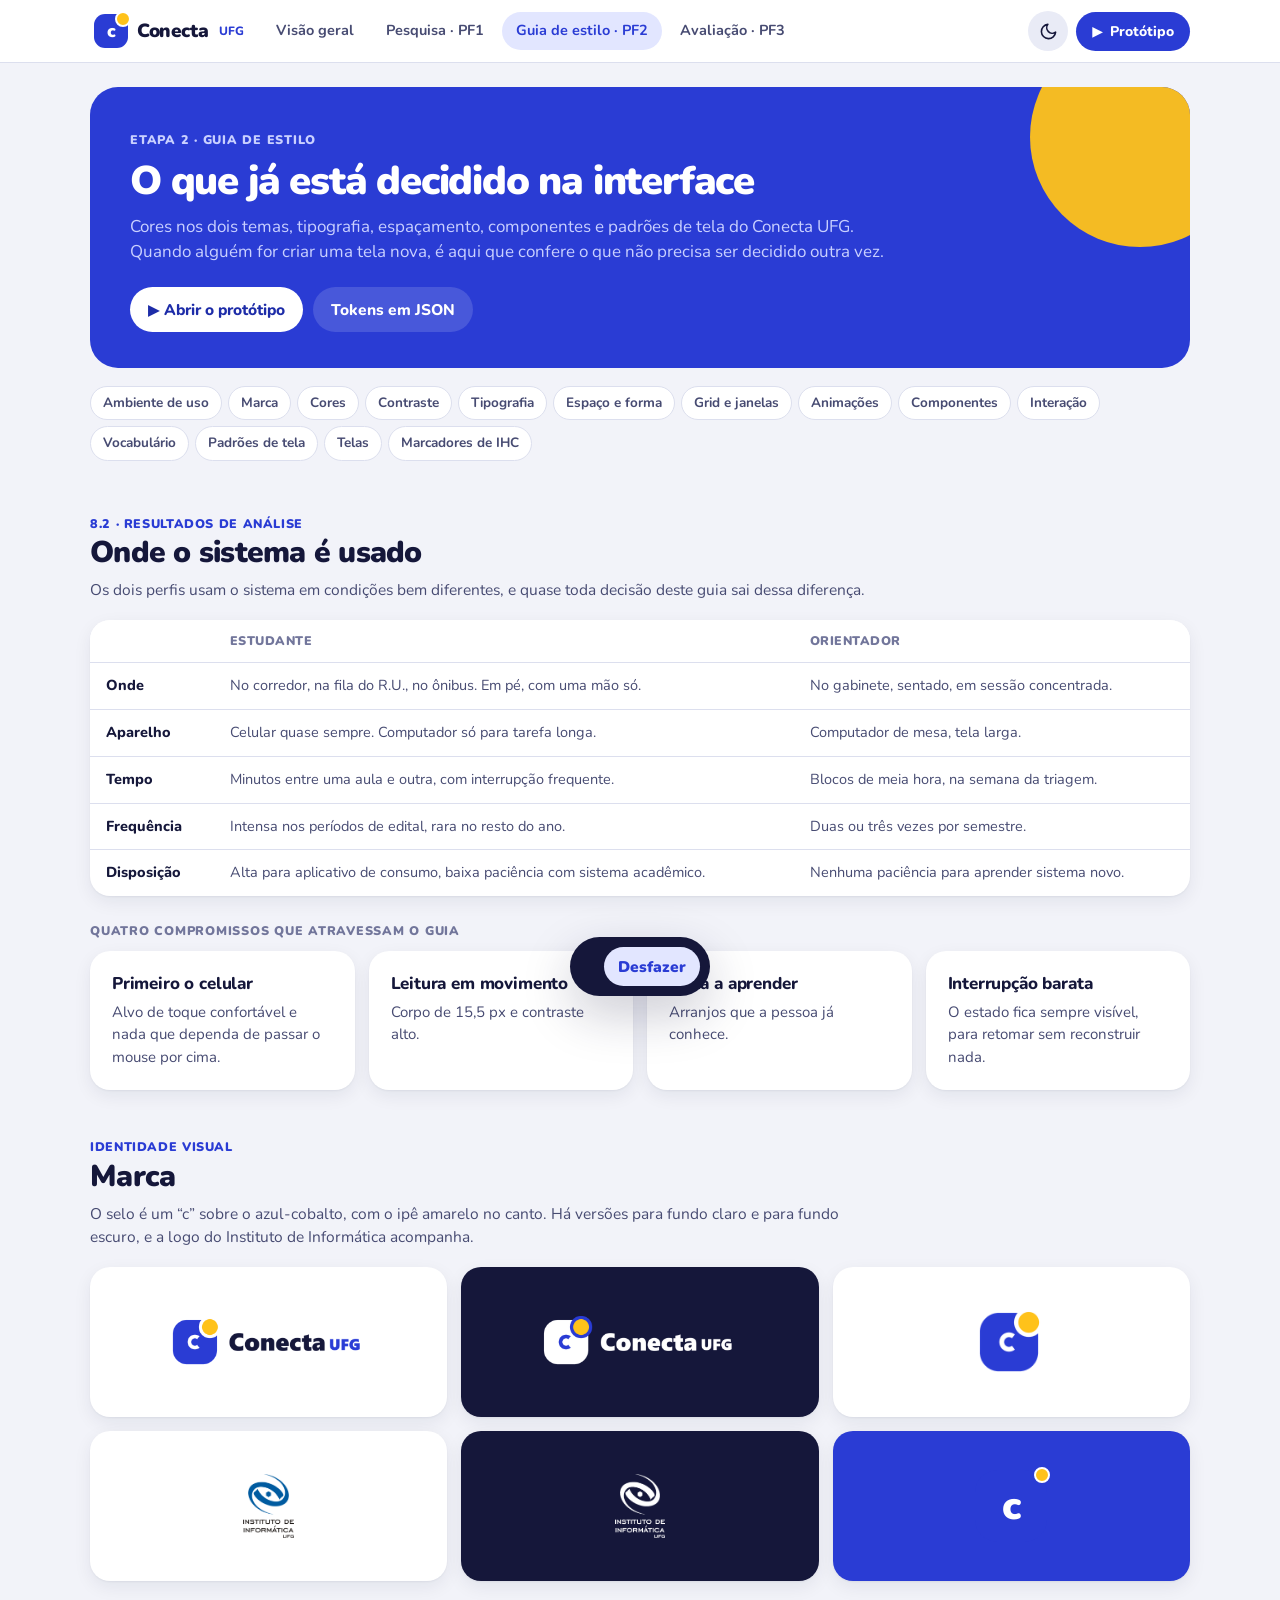
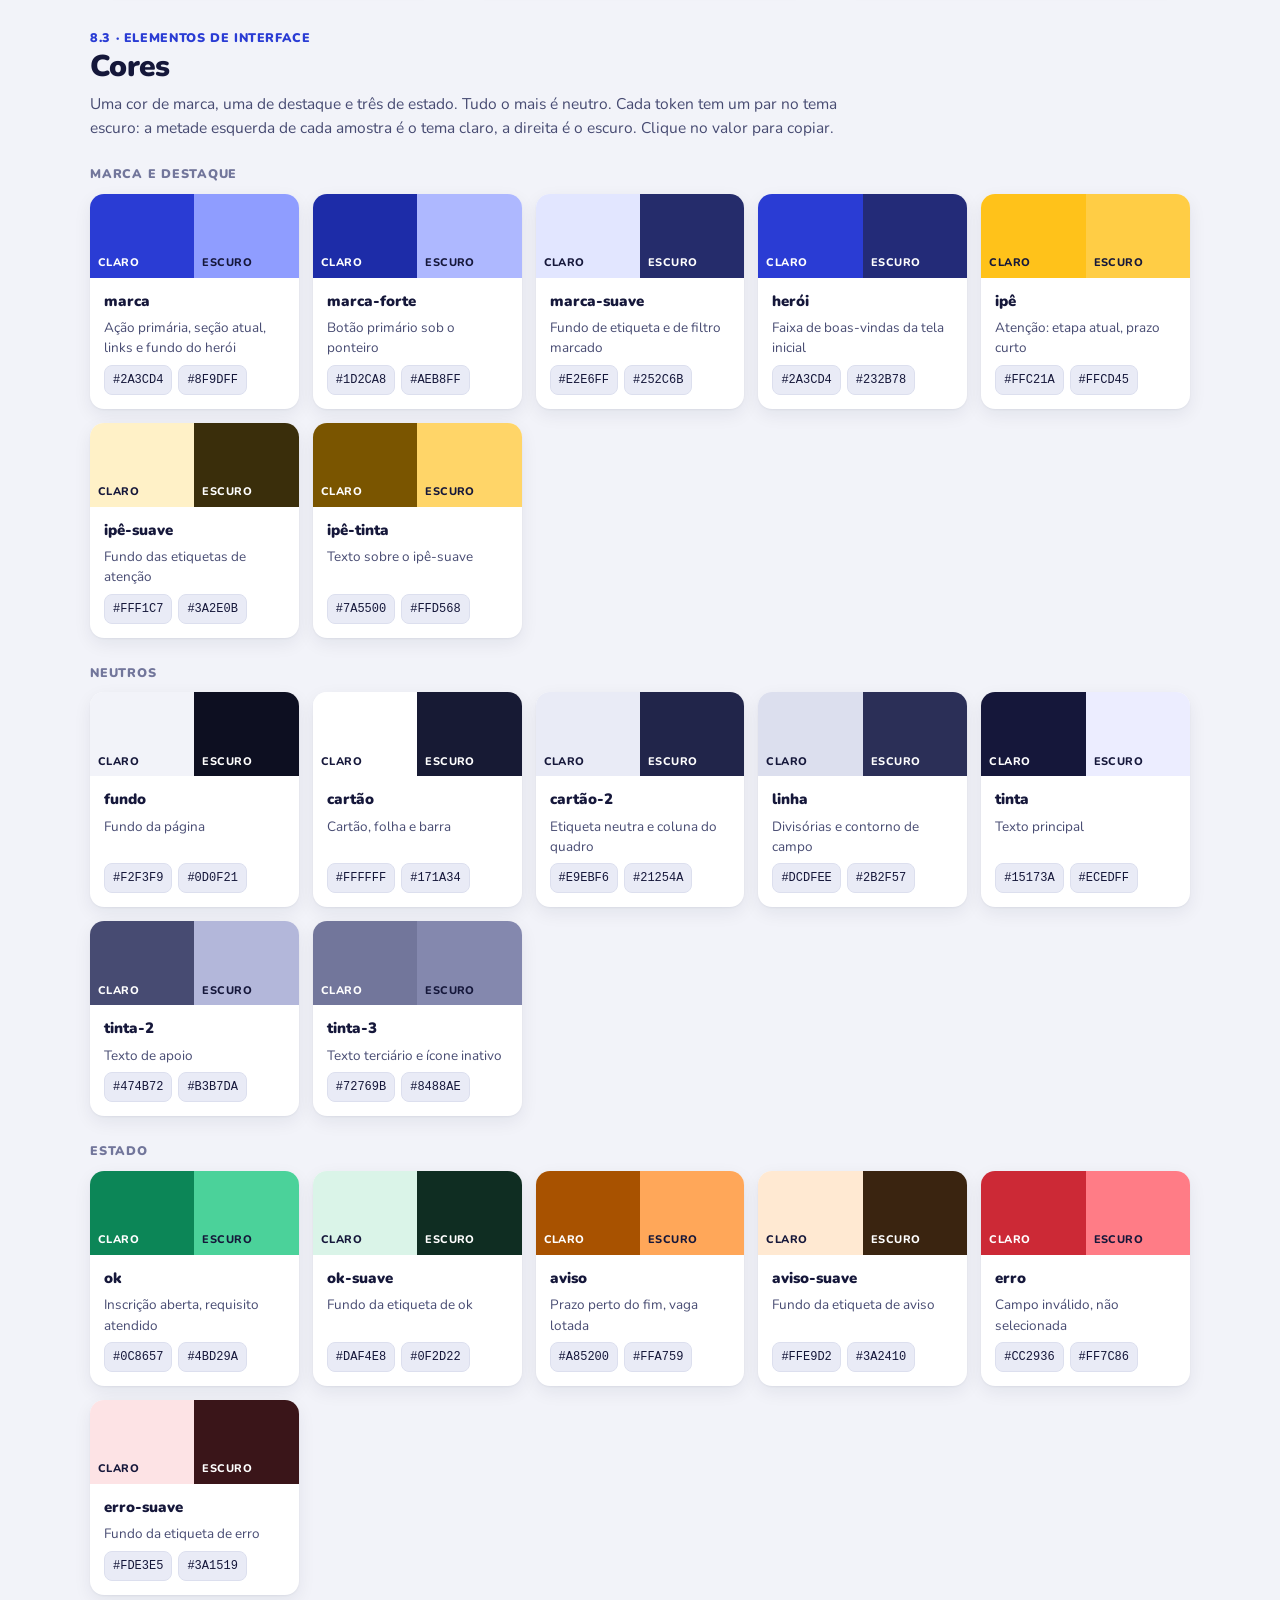
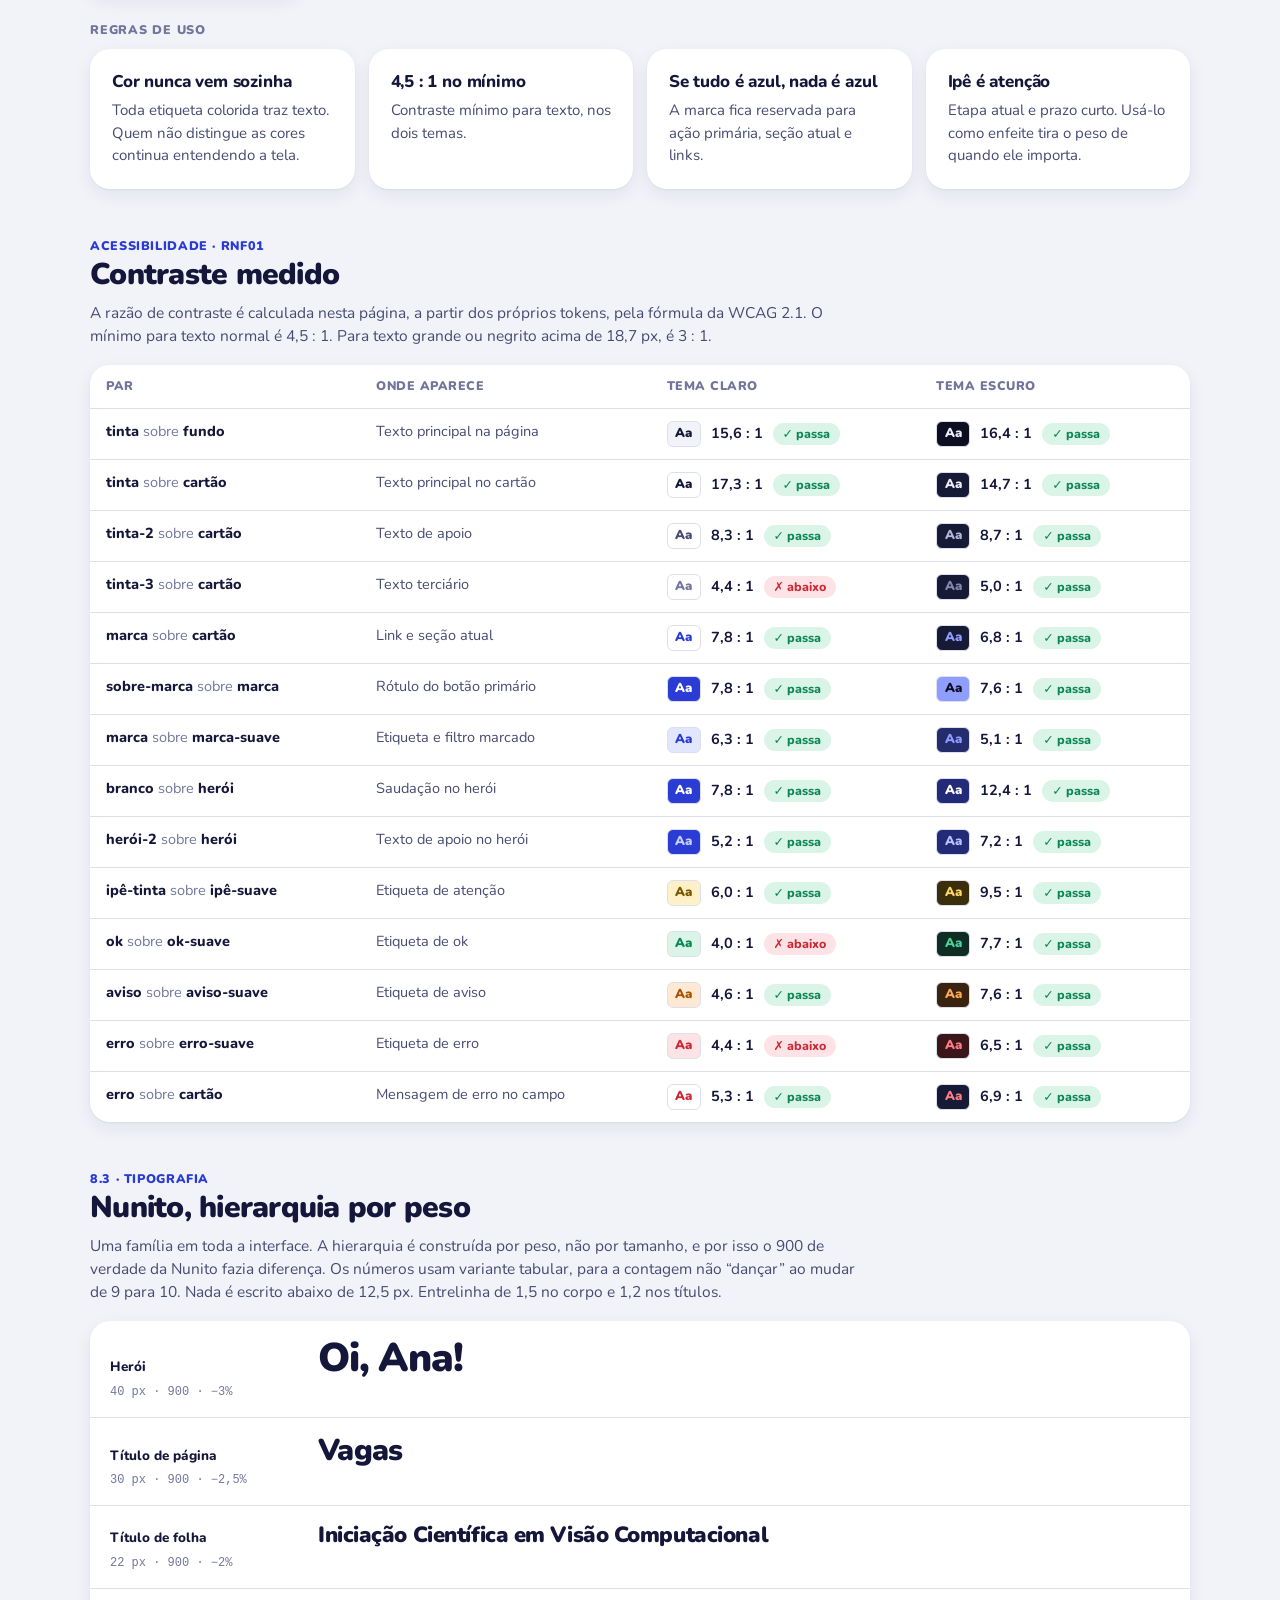
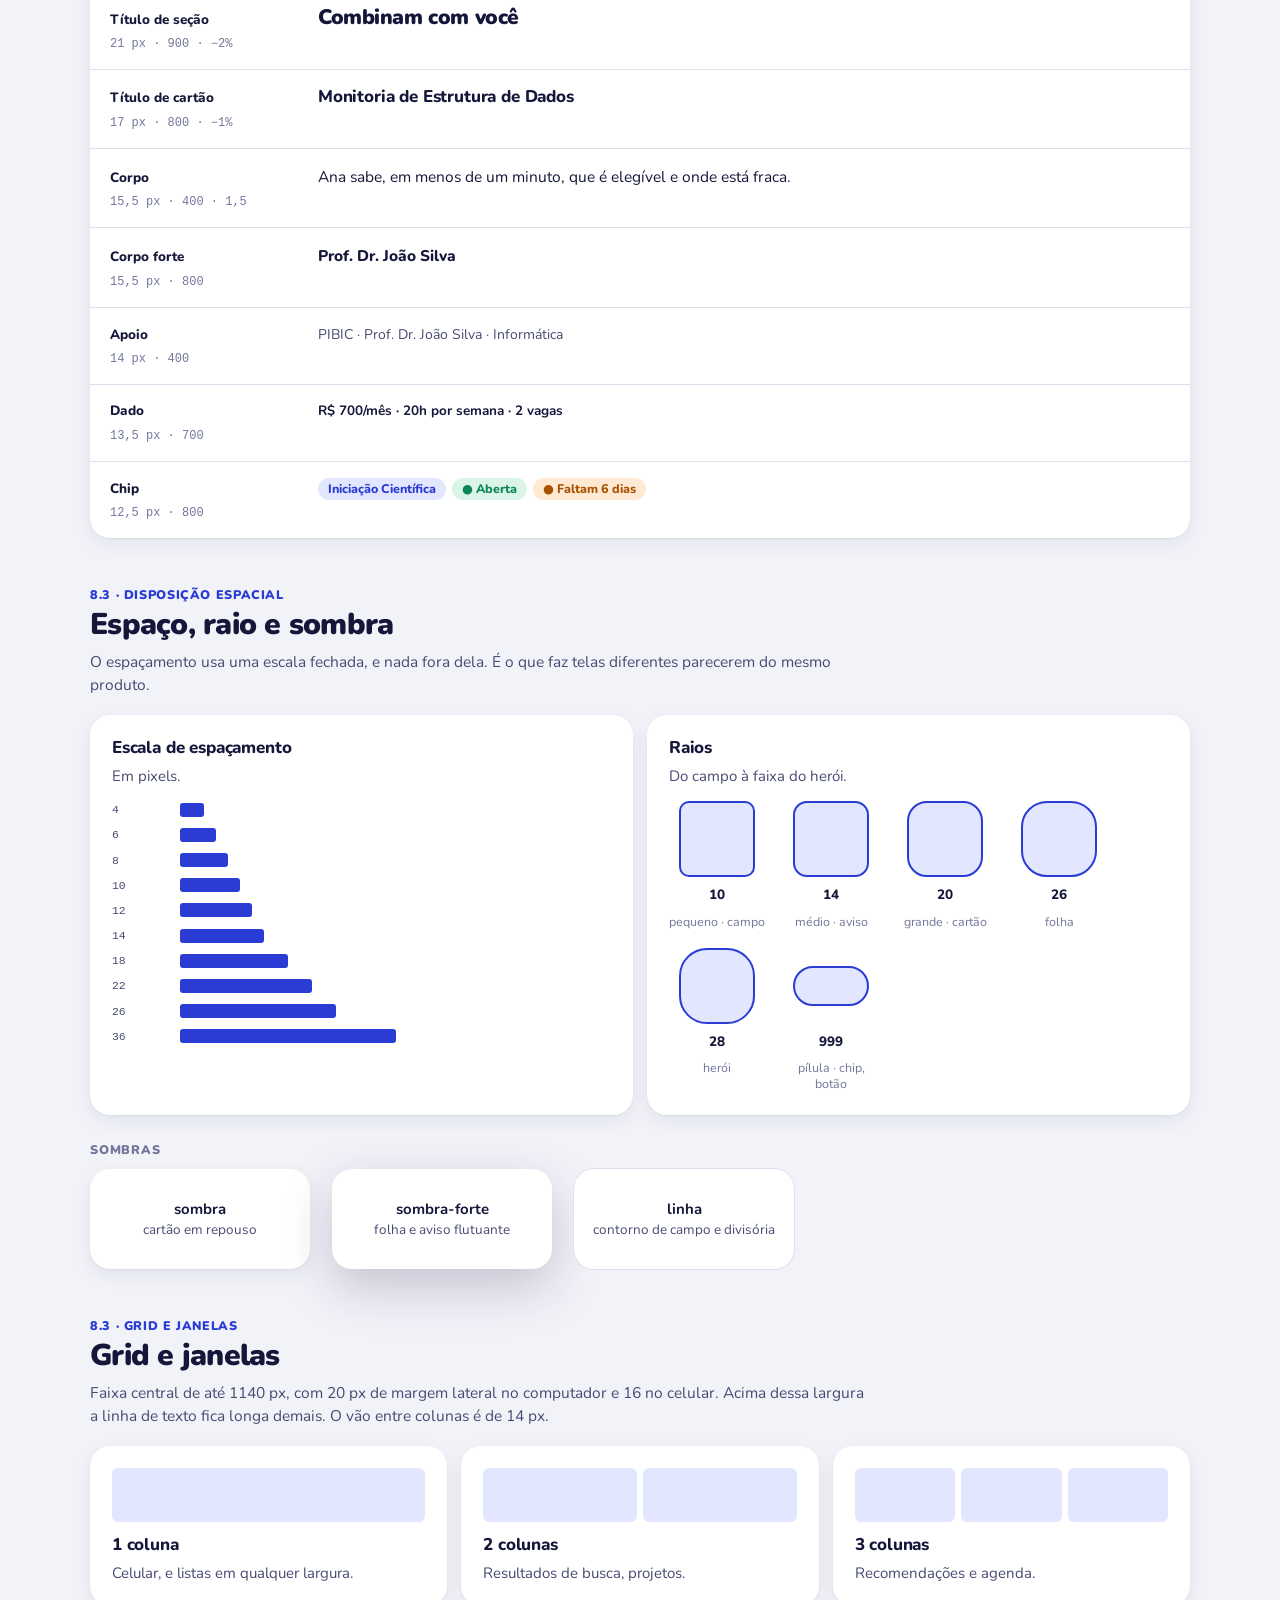
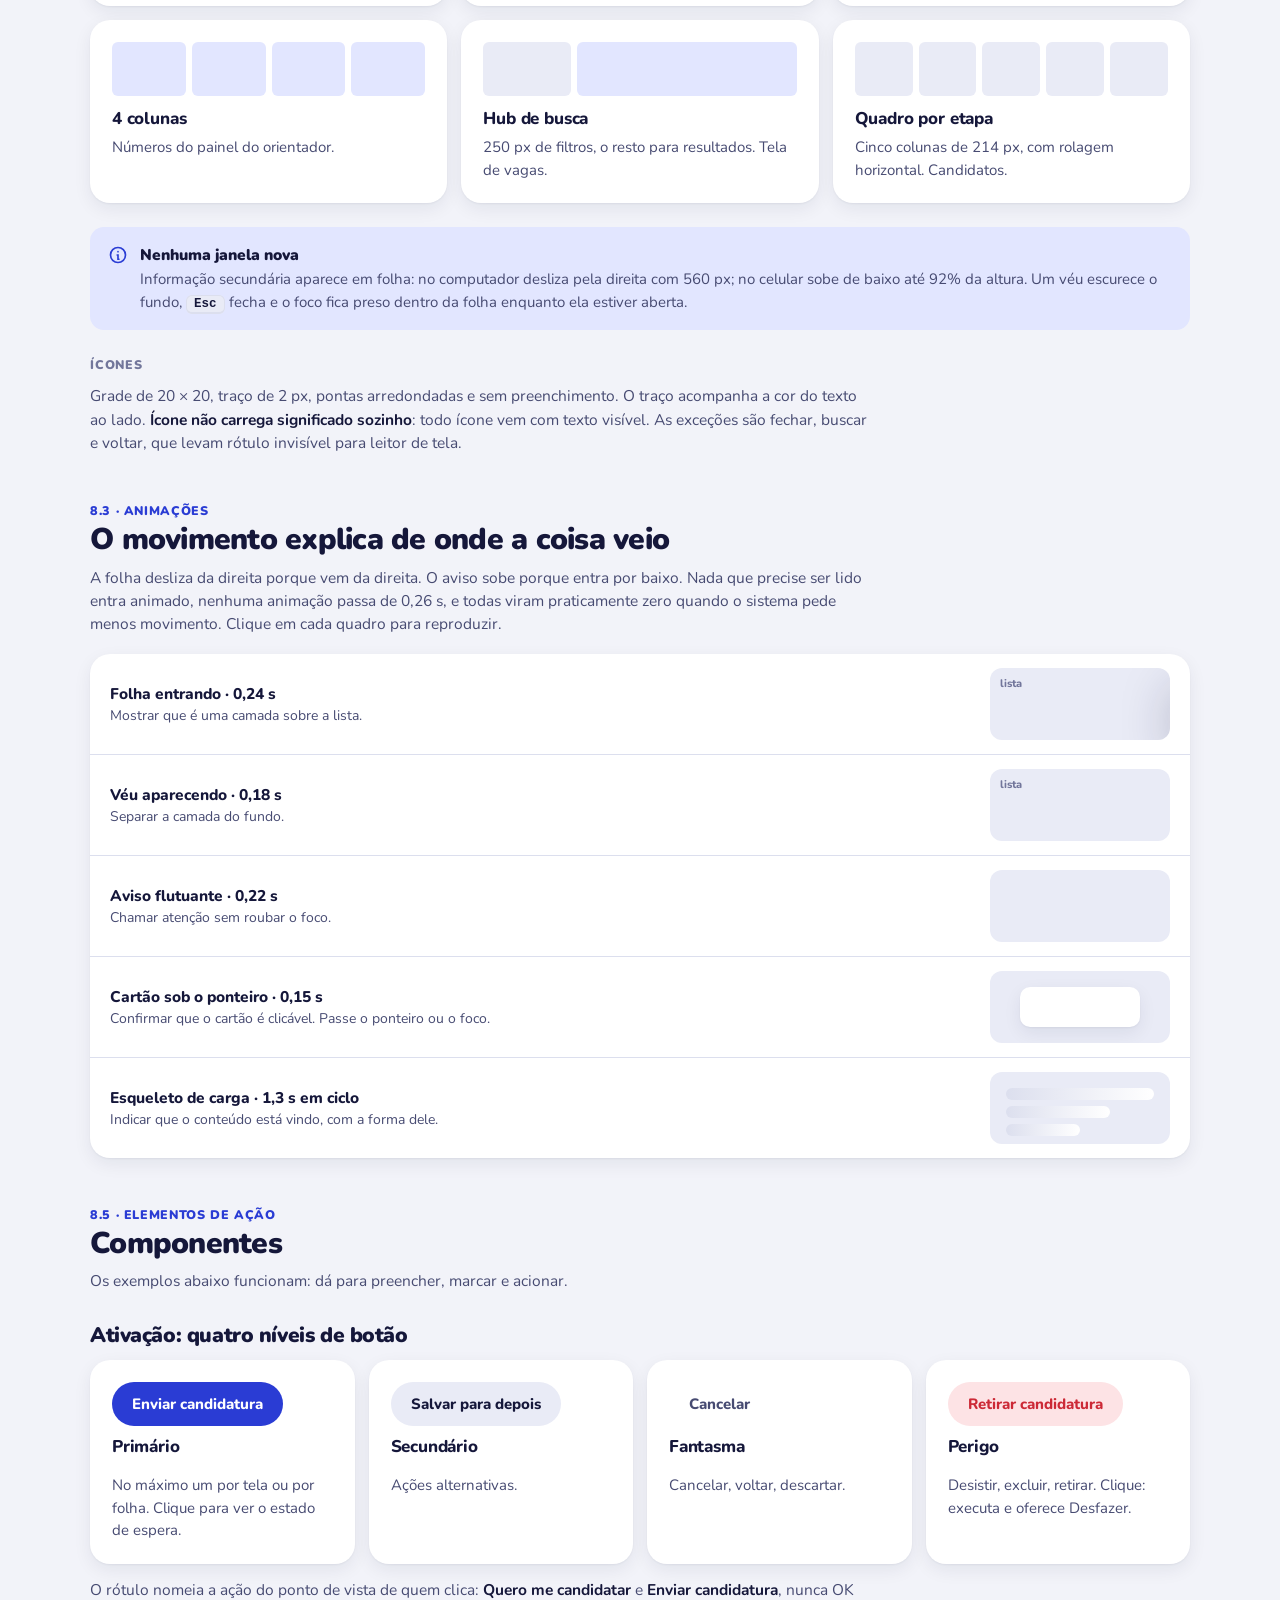
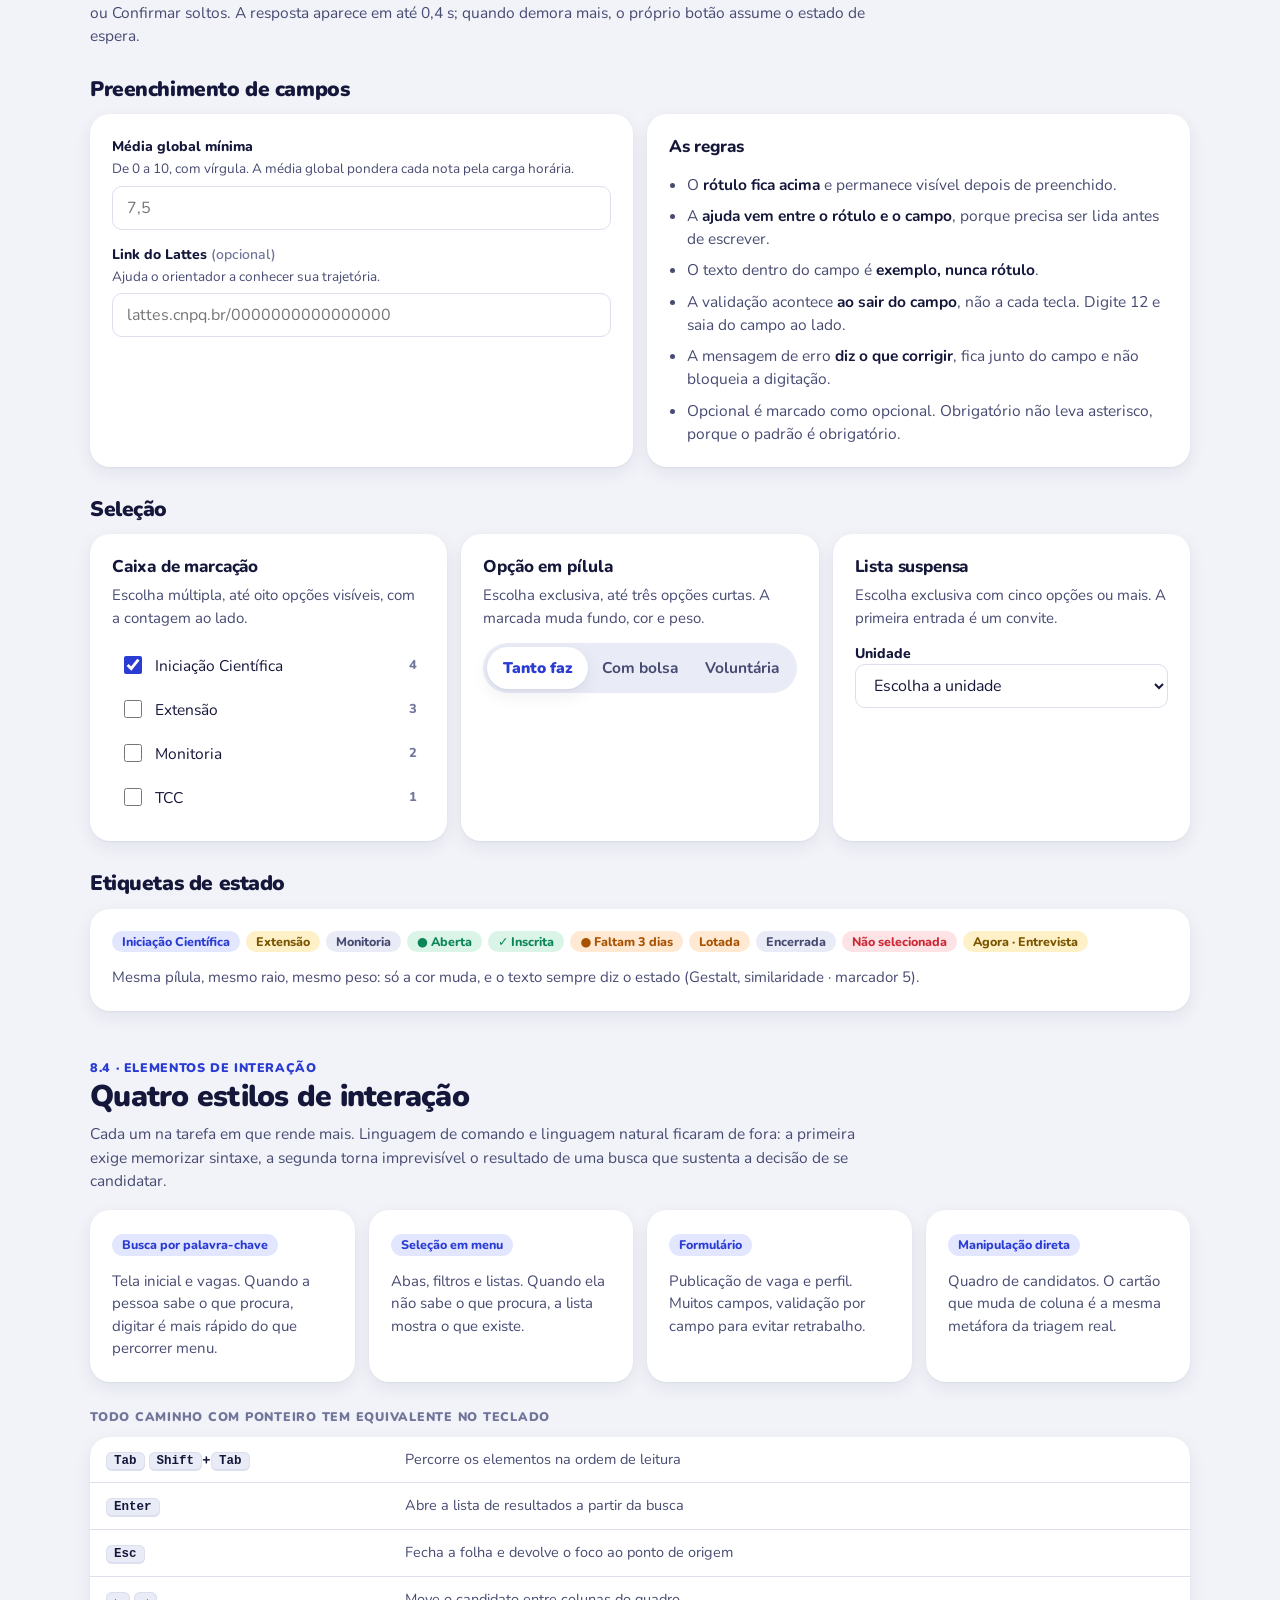
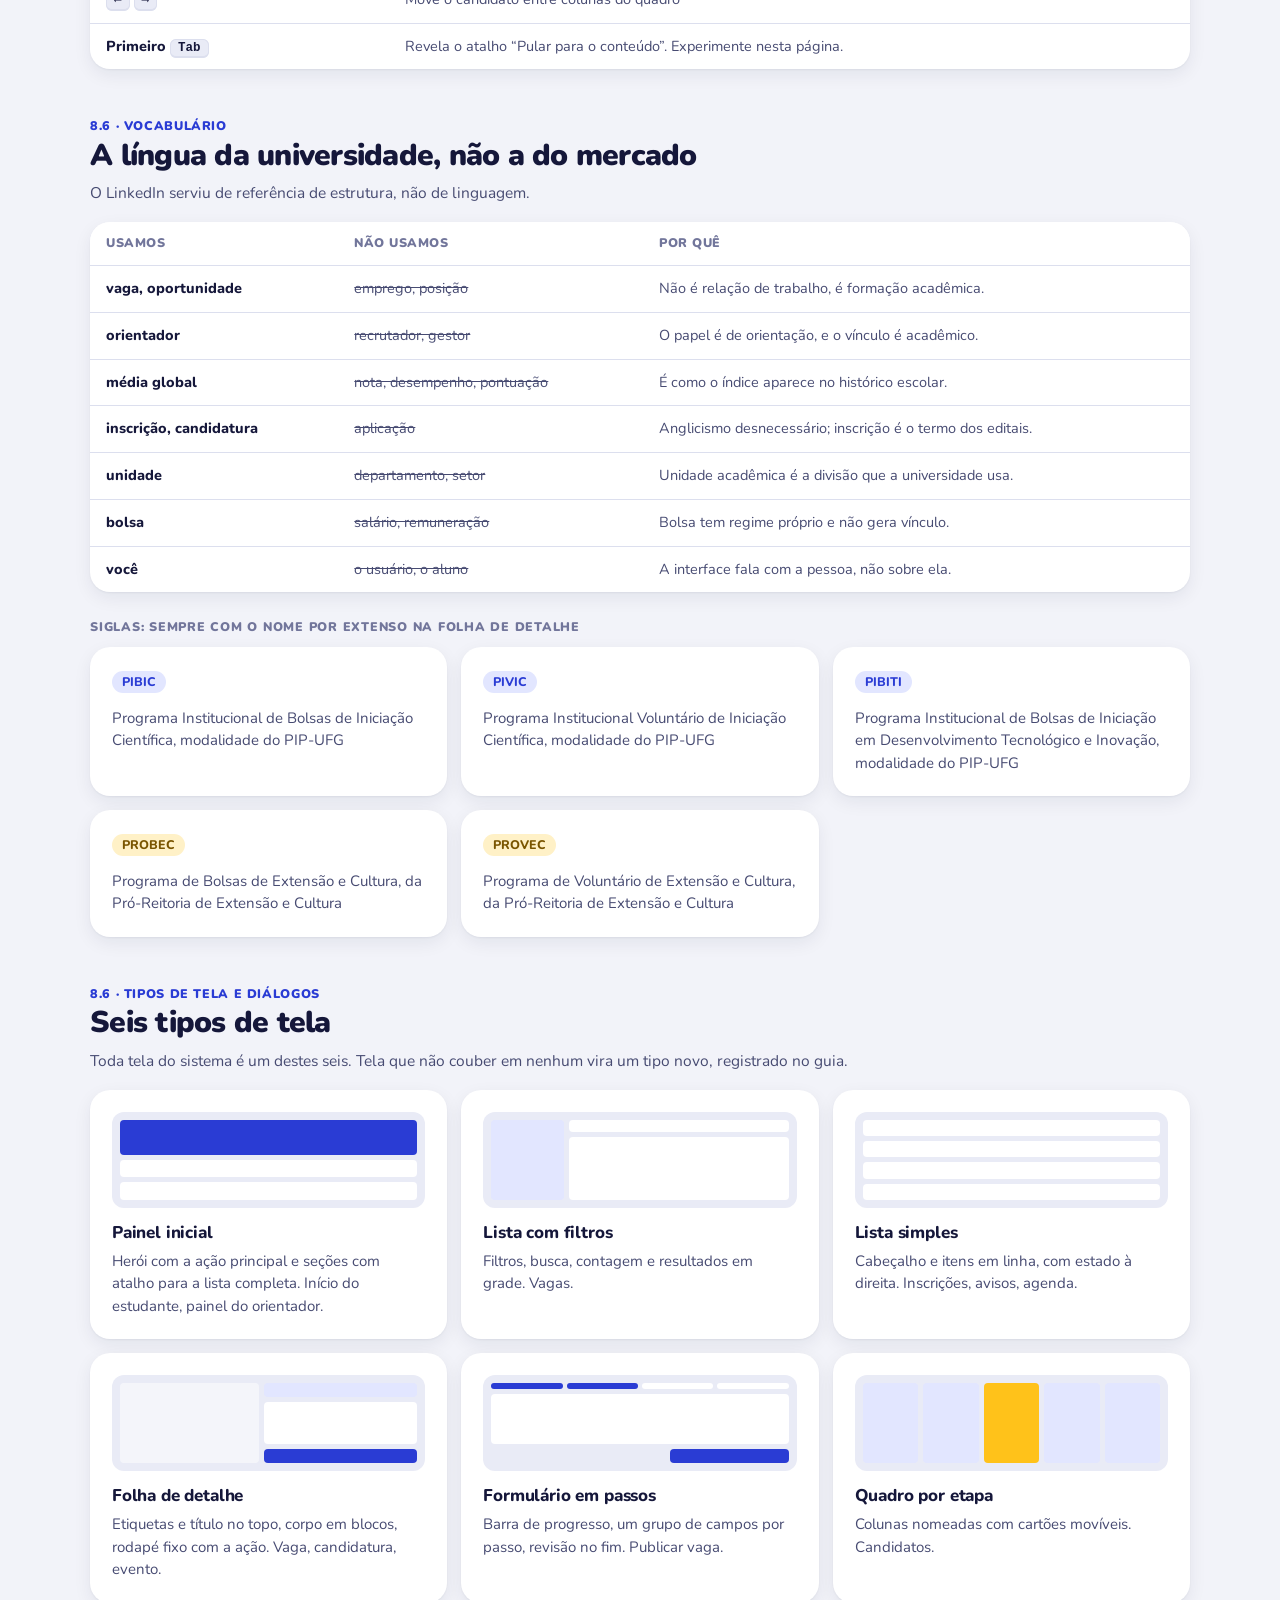
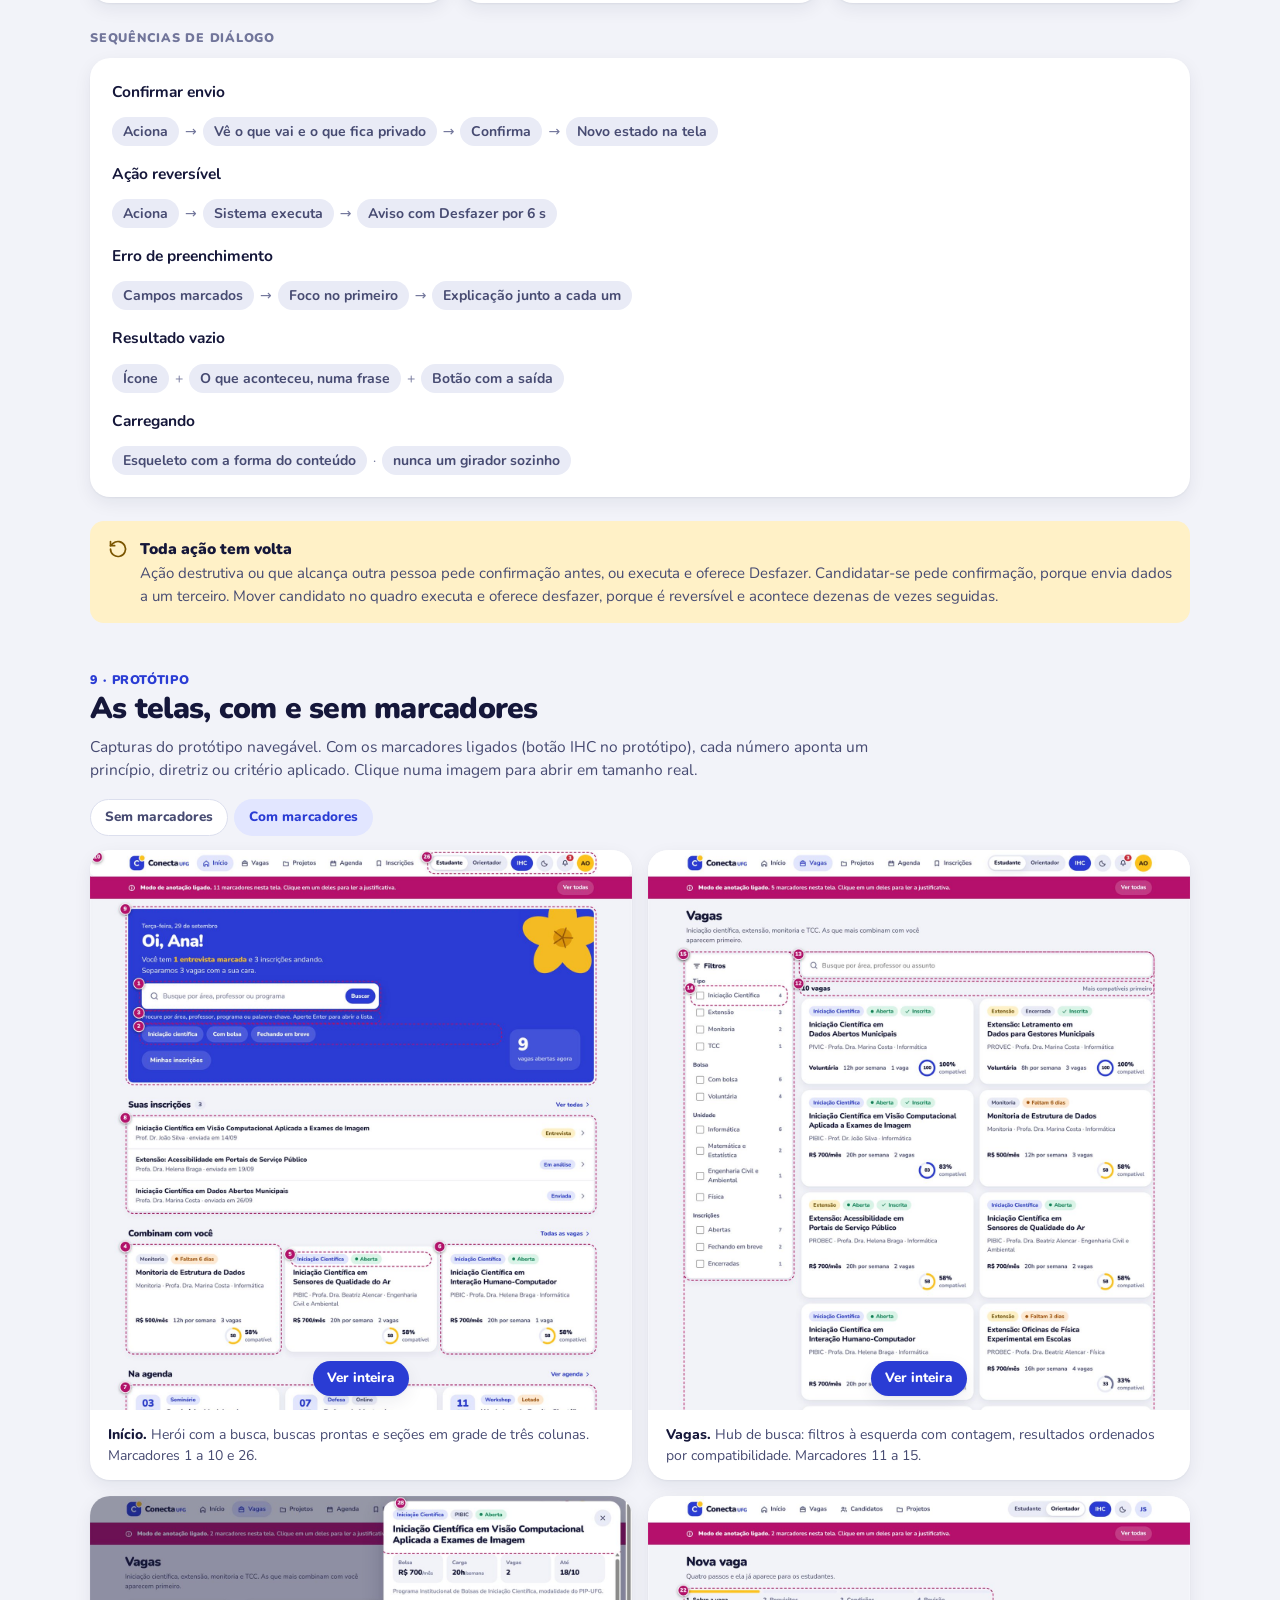
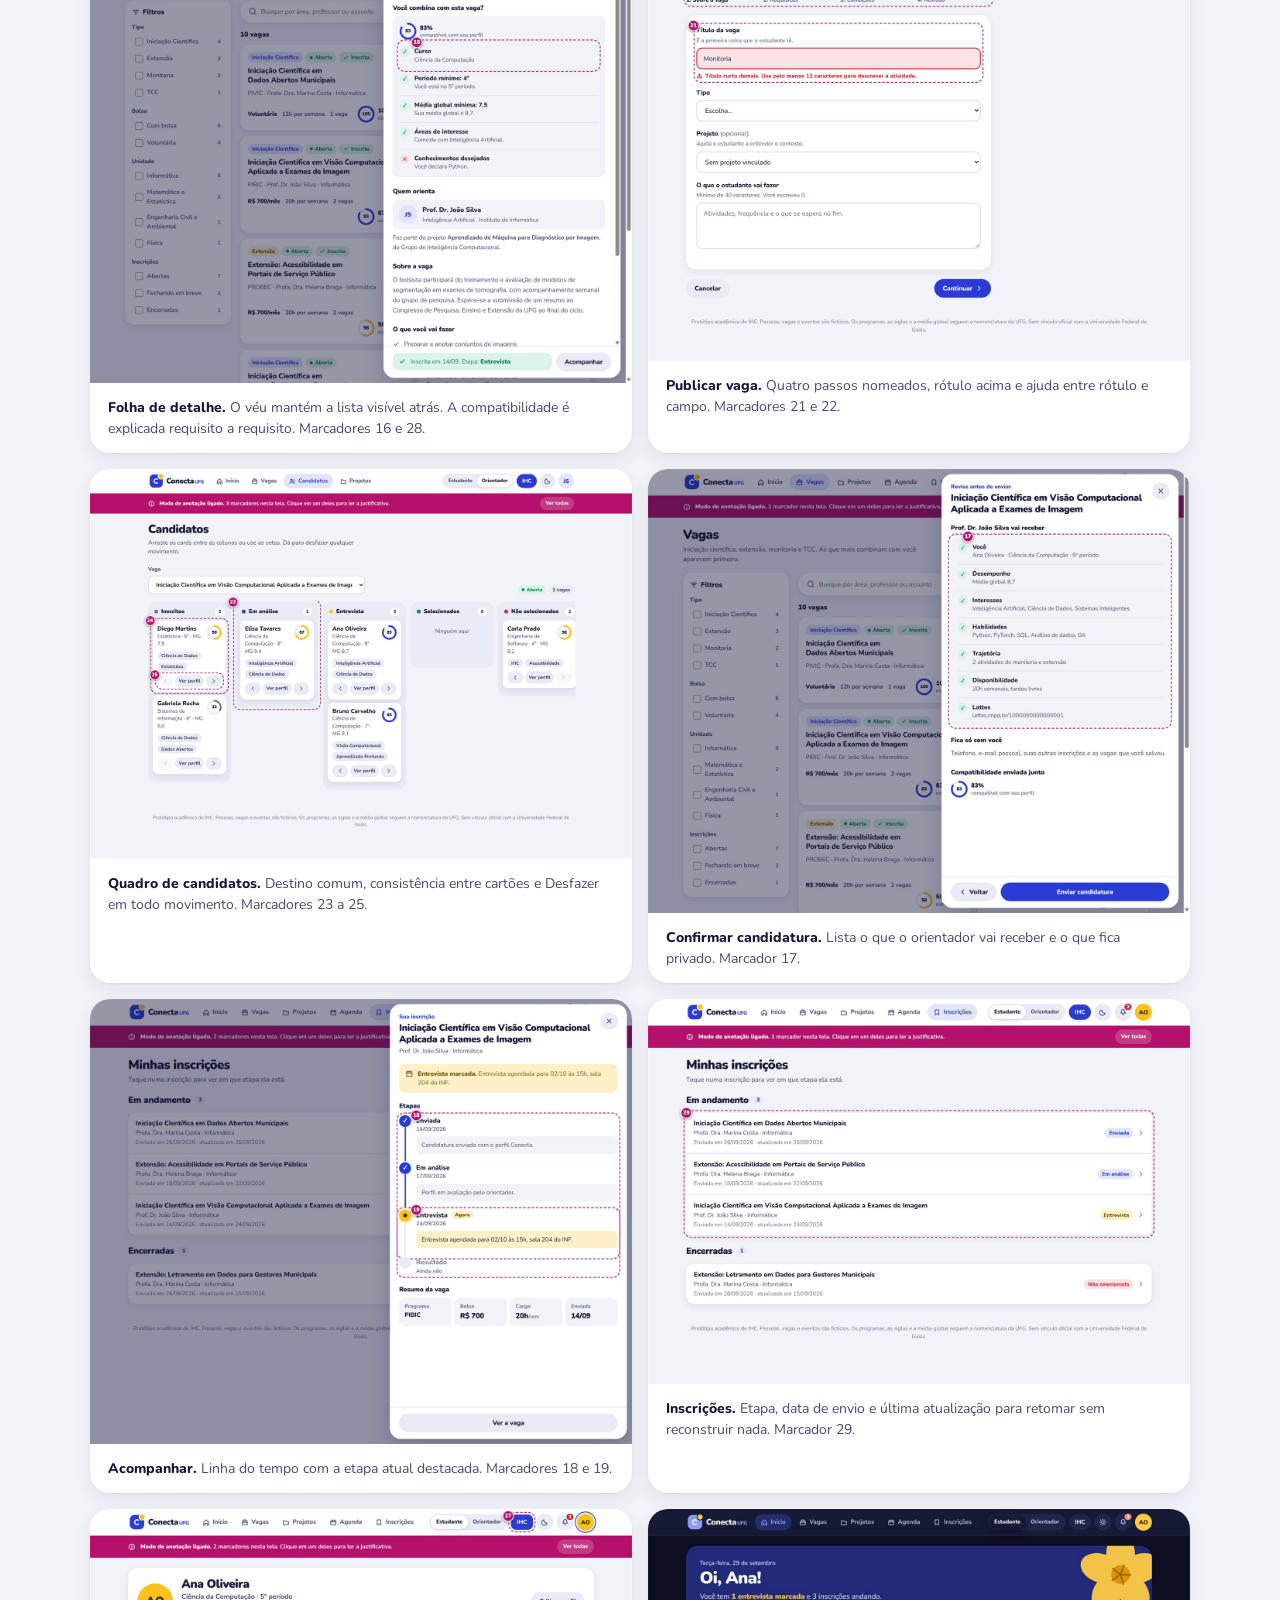
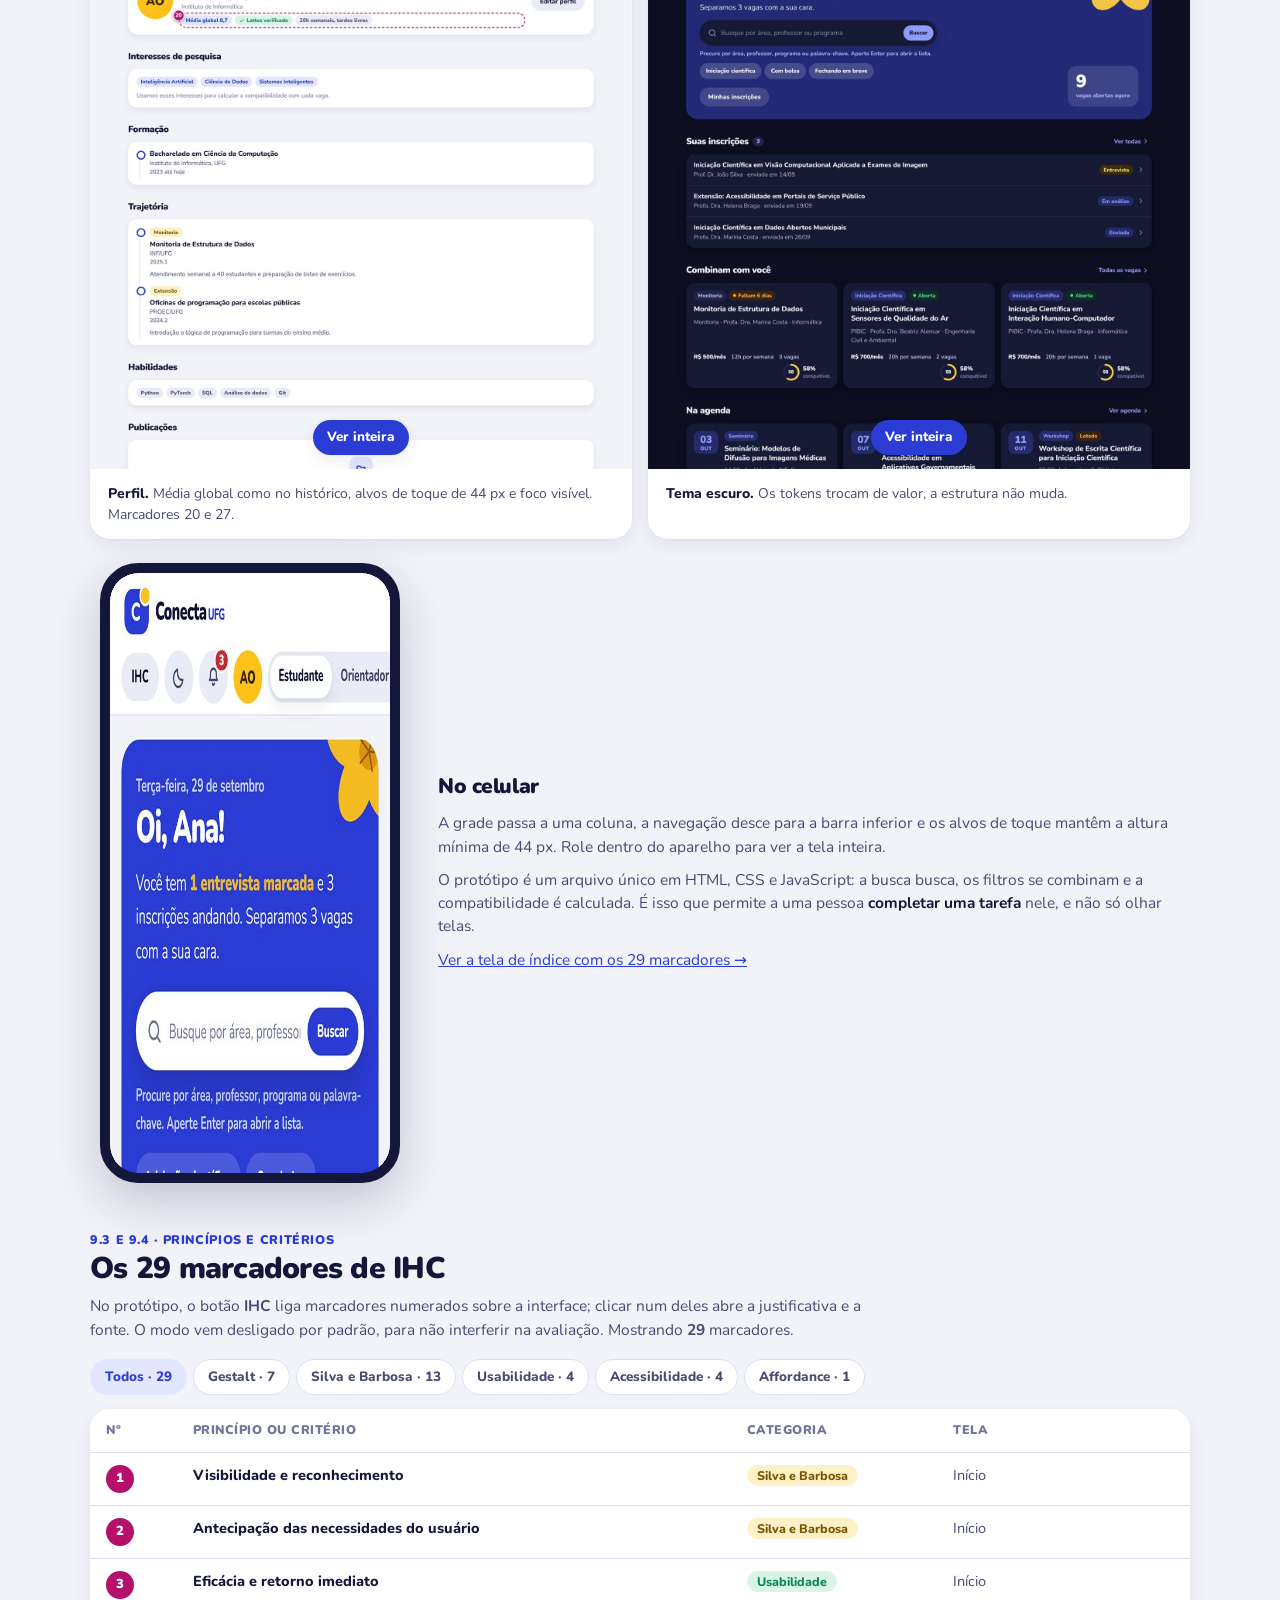
<file: docs/projeto/guia-de-estilo.html>
<!doctype html>
<html lang="pt-BR">
<head>
<meta charset="utf-8">
<meta name="viewport" content="width=device-width,initial-scale=1">
<title>Guia de estilo · Conecta UFG</title>
<meta name="description" content="Guia de estilo do Conecta UFG: cores nos dois temas, tipografia Nunito, espaçamento, componentes, padrões de tela e os 29 marcadores de IHC do protótipo.">
<link rel="preconnect" href="https://fonts.googleapis.com">
<link rel="preconnect" href="https://fonts.gstatic.com" crossorigin>
<link rel="stylesheet" href="https://fonts.googleapis.com/css2?family=Nunito:wght@400;600;700;800;900&display=swap">
<link rel="stylesheet" href="assets/projeto.css">
<script src="assets/projeto.js"></script>
<style>
/* ---- paleta ---- */
.paleta{display:grid;grid-template-columns:repeat(auto-fill,minmax(200px,1fr));gap:14px}
.sw{background:var(--cartao);border-radius:var(--r-m);box-shadow:var(--sombra);overflow:hidden;display:flex;flex-direction:column}
.sw .tiras{display:grid;grid-template-columns:1fr 1fr;height:84px}
.sw .tiras span{display:flex;align-items:flex-end;padding:6px 8px;font-size:11px;font-weight:800;letter-spacing:.04em;text-transform:uppercase}
.sw .info{padding:12px 14px 14px;display:flex;flex-direction:column;gap:6px;flex:1}
.sw .token{font-weight:900;font-size:15px}
.sw .uso{font-size:13.5px;color:var(--tinta-2);flex:1}
.sw .hex{display:flex;gap:6px;flex-wrap:wrap}
.sw .hex button{border:1px solid var(--linha);background:var(--cartao-2);border-radius:8px;padding:4px 8px;cursor:pointer;
  font-family:var(--mono);font-size:12px;color:var(--tinta);min-height:30px}
.sw .hex button:hover{border-color:var(--marca)}
.sw .hex button[data-copiado]::after{content:" ✓";color:var(--ok);font-weight:900}
/* ---- contraste ---- */
.par{display:flex;align-items:center;gap:10px}
.par i{display:grid;place-items:center;width:34px;height:26px;border-radius:6px;font-style:normal;font-weight:900;font-size:13px;flex:none;border:1px solid var(--linha)}
/* ---- tipografia ---- */
.tipo{display:grid;grid-template-columns:190px 1fr;gap:18px;align-items:baseline;padding:16px 20px;border-bottom:1px solid var(--linha)}
.tipo:last-child{border-bottom:0}
.tipo .meta b{display:block;font-size:13.5px;font-weight:800}
.tipo .meta span{font-family:var(--mono);font-size:12px;color:var(--tinta-3)}
.tipo .amostra{min-width:0;overflow-wrap:anywhere}
@media (max-width:640px){.tipo{grid-template-columns:1fr;gap:4px}}
/* ---- espaço e raio ---- */
.escala{display:flex;flex-direction:column;gap:8px}
.escala div{display:grid;grid-template-columns:56px 1fr;align-items:center;gap:12px;font-family:var(--mono);font-size:13px;color:var(--tinta-2)}
.escala span{height:14px;background:var(--marca);border-radius:3px}
.raios{display:flex;flex-wrap:wrap;gap:18px}
.raios figure{display:flex;flex-direction:column;align-items:center;gap:8px;width:96px;text-align:center}
.raios .caixa{width:76px;height:76px;background:var(--marca-suave);border:2px solid var(--marca)}
.raios b{font-size:13.5px;font-weight:800}
.raios small{font-size:12.5px;color:var(--tinta-3);line-height:1.3}
.sombras{display:flex;flex-wrap:wrap;gap:22px}
.sombras div{width:220px;height:100px;border-radius:var(--r);background:var(--cartao);display:grid;place-items:center;text-align:center;font-size:13.5px;color:var(--tinta-2)}
.sombras b{display:block;color:var(--tinta);font-size:15px}
/* ---- grid ---- */
.arranjo{display:grid;gap:6px;height:54px;margin-bottom:12px}
.arranjo span{background:var(--marca-suave);border-radius:6px}
.arranjo span.f{background:var(--cartao-2)}
/* ---- animações ---- */
.anim{display:grid;grid-template-columns:1fr auto;gap:14px;align-items:center;padding:14px 20px;border-bottom:1px solid var(--linha)}
.anim:last-child{border-bottom:0}
.anim b{font-weight:800}
.anim small{display:block;color:var(--tinta-2);font-size:14px}
.palco{position:relative;width:180px;height:72px;border-radius:12px;background:var(--cartao-2);overflow:hidden;cursor:pointer;border:0;padding:0}
.palco .el{position:absolute}
.palco[data-tipo="folha"] .el{right:0;top:0;bottom:0;width:70px;background:var(--cartao);box-shadow:var(--sombra-forte);transform:translateX(100%)}
.palco[data-tipo="folha"].on .el{transform:none;transition:transform .24s cubic-bezier(.2,.8,.2,1)}
.palco[data-tipo="veu"] .el{inset:0;background:rgba(21,23,58,.45);opacity:0}
.palco[data-tipo="veu"].on .el{opacity:1;transition:opacity .18s}
.palco[data-tipo="aviso"] .el{left:20px;right:20px;bottom:10px;height:24px;border-radius:999px;background:var(--tinta);transform:translateY(46px)}
.palco[data-tipo="aviso"].on .el{transform:none;transition:transform .22s cubic-bezier(.2,.8,.2,1)}
.palco[data-tipo="cartao"] .el{left:30px;right:30px;top:16px;bottom:16px;border-radius:10px;background:var(--cartao);transition:transform .15s,box-shadow .15s;box-shadow:var(--sombra)}
.palco[data-tipo="cartao"]:hover .el,.palco[data-tipo="cartao"]:focus-visible .el{transform:translateY(-3px);box-shadow:var(--sombra-forte)}
.palco[data-tipo="esqueleto"] .el{left:16px;right:16px;height:12px;border-radius:6px;background:linear-gradient(90deg,var(--linha),var(--cartao),var(--linha));background-size:200% 100%;animation:brilho 1.3s infinite linear}
.palco[data-tipo="esqueleto"] .el:nth-child(1){top:16px}.palco[data-tipo="esqueleto"] .el:nth-child(2){top:34px;right:60px}.palco[data-tipo="esqueleto"] .el:nth-child(3){top:52px;right:90px}
@keyframes brilho{from{background-position:200% 0}to{background-position:-200% 0}}
.palco-tx{position:absolute;left:10px;top:8px;font-size:11px;font-weight:800;color:var(--tinta-3)}
/* ---- componentes ---- */
.btn{display:inline-flex;align-items:center;justify-content:center;gap:8px;min-height:44px;padding:0 20px;border-radius:999px;border:0;
  font-weight:800;font-size:15px;cursor:pointer;transition:background .15s}
.btn.pri{background:var(--marca);color:var(--sobre-marca)}.btn.pri:hover{background:var(--marca-forte)}
.btn.sec{background:var(--cartao-2);color:var(--tinta)}.btn.sec:hover{background:var(--linha)}
.btn.fan{background:none;color:var(--tinta-2)}.btn.fan:hover{background:var(--cartao-2)}
.btn.per{background:var(--erro-suave);color:var(--erro)}
.btn[aria-busy="true"]{opacity:.75;cursor:progress}
.niveis{display:grid;grid-template-columns:repeat(4,minmax(0,1fr));gap:14px}
.niveis .cartao{display:flex;flex-direction:column;gap:10px;align-items:flex-start}
@media (max-width:900px){.niveis{grid-template-columns:repeat(2,minmax(0,1fr))}}
@media (max-width:480px){.niveis{grid-template-columns:1fr}}
.campo label{display:block;font-weight:800;font-size:14px}
.campo .ajuda{color:var(--tinta-2);font-size:13.5px;margin:2px 0 6px}
.campo input,.campo select{width:100%;min-height:44px;border-radius:var(--r-p);border:1.5px solid var(--linha);background:var(--cartao);
  padding:0 14px;font:inherit;font-size:16px;color:var(--tinta)}
.campo input:focus,.campo select:focus{outline:3px solid var(--marca);outline-offset:1px;border-color:var(--marca)}
.campo input[aria-invalid="true"]{border-color:var(--erro)}
.campo .erro{display:flex;gap:6px;align-items:center;color:var(--erro);font-weight:700;font-size:13.5px;margin-top:6px}
.campo .opc{font-weight:600;color:var(--tinta-3)}
.cx{display:flex;align-items:center;gap:10px;min-height:44px;padding:0 8px;border-radius:10px;cursor:pointer}
.cx:hover{background:var(--cartao-2)}
.cx input{width:18px;height:18px;accent-color:var(--marca)}
.cx span{flex:1}.cx small{color:var(--tinta-3);font-weight:800}
.pilulas{display:flex;background:var(--cartao-2);border-radius:999px;padding:4px;gap:2px;flex-wrap:wrap}
.pilulas label{flex:1;text-align:center;cursor:pointer}
.pilulas input{position:absolute;opacity:0}
.pilulas span{display:block;padding:9px 12px;border-radius:999px;font-weight:700;color:var(--tinta-2);min-height:40px}
.pilulas input:checked+span{background:var(--cartao);color:var(--marca);font-weight:900;box-shadow:var(--sombra)}
.pilulas input:focus-visible+span{outline:3px solid var(--marca)}
.toast{position:fixed;left:50%;bottom:24px;transform:translate(-50%,120px);background:var(--tinta);color:var(--fundo);border-radius:999px;
  padding:10px 10px 10px 20px;display:flex;align-items:center;gap:14px;font-weight:700;box-shadow:var(--sombra-forte);z-index:60;
  transition:transform .22s cubic-bezier(.2,.8,.2,1);max-width:calc(100% - 32px)}
.toast.on{transform:translate(-50%,0)}
.toast button{border:0;background:var(--marca-suave);color:var(--marca);font-weight:900;padding:8px 14px;border-radius:999px;cursor:pointer}
/* ---- telas ---- */
.galeria{display:grid;grid-template-columns:repeat(2,minmax(0,1fr));gap:16px}
@media (max-width:760px){.galeria{grid-template-columns:1fr}}
.celular{width:300px;max-width:100%;margin:0 auto;border-radius:38px;border:10px solid #15173A;background:#15173A;box-shadow:var(--sombra-forte);overflow:hidden}
.celular .tela{height:600px;overflow-y:auto;border-radius:28px;background:#FFFFFF}
.celular img{width:100%}
.lado{display:grid;grid-template-columns:320px 1fr;gap:28px;align-items:center}
@media (max-width:760px){.lado{grid-template-columns:1fr}}
.marc-n{display:inline-grid;place-items:center;width:28px;height:28px;border-radius:50%;background:#B5106B;color:#FFFFFF;font-weight:900;font-size:13px}
.logos{display:grid;grid-template-columns:repeat(3,minmax(0,1fr));gap:14px}
.logos div{border-radius:var(--r);padding:28px;display:grid;place-items:center;min-height:150px;box-shadow:var(--sombra)}
.logos img{max-height:64px;width:auto}
@media (max-width:760px){.logos{grid-template-columns:1fr}}
.tipos{display:grid;grid-template-columns:repeat(3,minmax(0,1fr));gap:14px}
@media (max-width:900px){.tipos{grid-template-columns:repeat(2,minmax(0,1fr))}}
@media (max-width:560px){.tipos{grid-template-columns:1fr}}
.wf{height:96px;border-radius:12px;background:var(--cartao-2);padding:8px;display:grid;gap:5px;margin-bottom:14px}
.wf i{display:block;border-radius:4px;background:var(--cartao)}
.wf i.m{background:var(--marca)}.wf i.s{background:var(--marca-suave)}.wf i.y{background:var(--ipe)}
.passos{display:flex;flex-wrap:wrap;gap:6px;align-items:center;font-size:14px;color:var(--tinta-2)}
.passos span{background:var(--cartao-2);border-radius:999px;padding:4px 11px;font-weight:700}
.passos em{font-style:normal;color:var(--tinta-3)}
</style>
</head>
<body>
<a class="pular" href="#conteudo">Pular para o conteúdo</a>
<header class="barra"><div class="barra-in">
  <a class="marca" href="./"><span class="selo" aria-hidden="true">c</span><b>Conecta</b><small>UFG</small></a>
  <nav class="abas" aria-label="Partes do projeto">
    <a href="./">Visão geral</a>
    <a href="pesquisa.html">Pesquisa · PF1</a>
    <a href="guia-de-estilo.html" aria-current="page">Guia de estilo · PF2</a>
    <a href="avaliacao.html">Avaliação · PF3</a>
  </nav>
  <div class="barra-dir">
    <button class="ico-btn" id="btnTema" type="button" aria-label="Trocar tema"></button>
    <a class="btn-proto" href="../">▶ <span>Protótipo</span></a>
  </div>
</div></header>

<main id="conteudo">
  <div class="heroi">
    <span class="etapa">Etapa 2 · Guia de estilo</span>
    <h1>O que já está decidido na interface</h1>
    <p>Cores nos dois temas, tipografia, espaçamento, componentes e padrões de tela do Conecta UFG. Quando alguém for criar uma tela nova, é aqui que confere o que não precisa ser decidido outra vez.</p>
    <div class="acoes">
      <a href="../">▶ Abrir o protótipo</a>
      <a class="sec" target="_blank" rel="noopener" href="https://github.com/conecta-ufg/conecta-ufg/blob/main/02-PF2-Guia-de-estilo-e-prototipo/identidade-visual/conecta-ufg.tokens.json">Tokens em JSON</a>
    </div>
  </div>

  <nav class="sumario" aria-label="Seções desta página">
    <a href="#ambiente">Ambiente de uso</a><a href="#marca">Marca</a><a href="#cores">Cores</a><a href="#contraste">Contraste</a>
    <a href="#tipografia">Tipografia</a><a href="#espaco">Espaço e forma</a><a href="#grid">Grid e janelas</a><a href="#animacoes">Animações</a>
    <a href="#componentes">Componentes</a><a href="#interacao">Interação</a><a href="#vocabulario">Vocabulário</a><a href="#padroes">Padrões de tela</a>
    <a href="#telas">Telas</a><a href="#marcadores">Marcadores de IHC</a>
  </nav>

  <!-- ===================== AMBIENTE ===================== -->
  <section class="secao" id="ambiente">
    <header><span class="num">8.2 · Resultados de análise</span><h2>Onde o sistema é usado</h2>
      <p>Os dois perfis usam o sistema em condições bem diferentes, e quase toda decisão deste guia sai dessa diferença.</p></header>
    <div class="tabela-wrap"><table>
      <thead><tr><th></th><th>Estudante</th><th>Orientador</th></tr></thead>
      <tbody>
        <tr><td>Onde</td><td>No corredor, na fila do R.U., no ônibus. Em pé, com uma mão só.</td><td>No gabinete, sentado, em sessão concentrada.</td></tr>
        <tr><td>Aparelho</td><td>Celular quase sempre. Computador só para tarefa longa.</td><td>Computador de mesa, tela larga.</td></tr>
        <tr><td>Tempo</td><td>Minutos entre uma aula e outra, com interrupção frequente.</td><td>Blocos de meia hora, na semana da triagem.</td></tr>
        <tr><td>Frequência</td><td>Intensa nos períodos de edital, rara no resto do ano.</td><td>Duas ou três vezes por semestre.</td></tr>
        <tr><td>Disposição</td><td>Alta para aplicativo de consumo, baixa paciência com sistema acadêmico.</td><td>Nenhuma paciência para aprender sistema novo.</td></tr>
      </tbody></table></div>
    <p class="rotulo">Quatro compromissos que atravessam o guia</p>
    <div class="grade g4">
      <div class="cartao"><h4>Primeiro o celular</h4><p>Alvo de toque confortável e nada que dependa de passar o mouse por cima.</p></div>
      <div class="cartao"><h4>Leitura em movimento</h4><p>Corpo de 15,5 px e contraste alto.</p></div>
      <div class="cartao"><h4>Nada a aprender</h4><p>Arranjos que a pessoa já conhece.</p></div>
      <div class="cartao"><h4>Interrupção barata</h4><p>O estado fica sempre visível, para retomar sem reconstruir nada.</p></div>
    </div>
  </section>

  <!-- ===================== MARCA ===================== -->
  <section class="secao" id="marca">
    <header><span class="num">Identidade visual</span><h2>Marca</h2>
      <p>O selo é um “c” sobre o azul-cobalto, com o ipê amarelo no canto. Há versões para fundo claro e para fundo escuro, e a logo do Instituto de Informática acompanha.</p></header>
    <div class="logos">
      <div style="background:#FFFFFF"><img src="img/marca/logo-conecta-ufg.png" alt="Logo Conecta UFG para fundo claro" width="324" height="94"></div>
      <div style="background:#15173A"><img src="img/marca/logo_conecta_negativo.png" alt="Logo Conecta UFG para fundo escuro" width="324" height="94"></div>
      <div style="background:#FFFFFF"><img src="img/marca/logo-conecta-ufg-selo.png" alt="Selo Conecta UFG" style="max-height:84px"></div>
      <div style="background:#FFFFFF"><img src="img/marca/logo_inf_ufg.png" alt="Logo do Instituto de Informática da UFG"></div>
      <div style="background:#15173A"><img src="img/marca/logo_inf_ufg_negativo.png" alt="Logo do Instituto de Informática da UFG para fundo escuro"></div>
      <div style="background:var(--heroi)"><span class="selo" style="width:72px;height:72px;border-radius:22px;font-size:40px;background:#2A3CD4;color:#fff" aria-hidden="true">c</span><span class="sr">Selo desenhado em CSS, como na barra do protótipo</span></div>
    </div>
  </section>

  <!-- ===================== CORES ===================== -->
  <section class="secao" id="cores">
    <header><span class="num">8.3 · Elementos de interface</span><h2>Cores</h2>
      <p>Uma cor de marca, uma de destaque e três de estado. Tudo o mais é neutro. Cada token tem um par no tema escuro: a metade esquerda de cada amostra é o tema claro, a direita é o escuro. Clique no valor para copiar.</p></header>

    <p class="rotulo">Marca e destaque</p>
    <div class="paleta" id="pal-marca"></div>
    <p class="rotulo">Neutros</p>
    <div class="paleta" id="pal-neutros"></div>
    <p class="rotulo">Estado</p>
    <div class="paleta" id="pal-estado"></div>

    <p class="rotulo">Regras de uso</p>
    <div class="grade g4">
      <div class="cartao"><h4>Cor nunca vem sozinha</h4><p>Toda etiqueta colorida traz texto. Quem não distingue as cores continua entendendo a tela.</p></div>
      <div class="cartao"><h4>4,5 : 1 no mínimo</h4><p>Contraste mínimo para texto, nos dois temas.</p></div>
      <div class="cartao"><h4>Se tudo é azul, nada é azul</h4><p>A marca fica reservada para ação primária, seção atual e links.</p></div>
      <div class="cartao"><h4>Ipê é atenção</h4><p>Etapa atual e prazo curto. Usá-lo como enfeite tira o peso de quando ele importa.</p></div>
    </div>
  </section>

  <!-- ===================== CONTRASTE ===================== -->
  <section class="secao" id="contraste">
    <header><span class="num">Acessibilidade · RNF01</span><h2>Contraste medido</h2>
      <p>A razão de contraste é calculada nesta página, a partir dos próprios tokens, pela fórmula da WCAG 2.1. O mínimo para texto normal é 4,5 : 1. Para texto grande ou negrito acima de 18,7 px, é 3 : 1.</p></header>
    <div class="tabela-wrap"><table id="tabContraste">
      <thead><tr><th>Par</th><th>Onde aparece</th><th>Tema claro</th><th>Tema escuro</th></tr></thead>
      <tbody></tbody></table></div>
  </section>

  <!-- ===================== TIPOGRAFIA ===================== -->
  <section class="secao" id="tipografia">
    <header><span class="num">8.3 · Tipografia</span><h2>Nunito, hierarquia por peso</h2>
      <p>Uma família em toda a interface. A hierarquia é construída por peso, não por tamanho, e por isso o 900 de verdade da Nunito fazia diferença. Os números usam variante tabular, para a contagem não “dançar” ao mudar de 9 para 10. Nada é escrito abaixo de 12,5 px. Entrelinha de 1,5 no corpo e 1,2 nos títulos.</p></header>
    <div class="cartao" style="padding:0">
      <div class="tipo"><div class="meta"><b>Herói</b><span>40 px · 900 · −3%</span></div><div class="amostra" style="font-size:40px;font-weight:900;line-height:1.05;letter-spacing:-.03em">Oi, Ana!</div></div>
      <div class="tipo"><div class="meta"><b>Título de página</b><span>30 px · 900 · −2,5%</span></div><div class="amostra" style="font-size:30px;font-weight:900;line-height:1.15;letter-spacing:-.025em">Vagas</div></div>
      <div class="tipo"><div class="meta"><b>Título de folha</b><span>22 px · 900 · −2%</span></div><div class="amostra" style="font-size:22px;font-weight:900;line-height:1.2;letter-spacing:-.02em">Iniciação Científica em Visão Computacional</div></div>
      <div class="tipo"><div class="meta"><b>Título de seção</b><span>21 px · 900 · −2%</span></div><div class="amostra" style="font-size:21px;font-weight:900;line-height:1.2;letter-spacing:-.02em">Combinam com você</div></div>
      <div class="tipo"><div class="meta"><b>Título de cartão</b><span>17 px · 800 · −1%</span></div><div class="amostra" style="font-size:17px;font-weight:800;line-height:1.3;letter-spacing:-.01em">Monitoria de Estrutura de Dados</div></div>
      <div class="tipo"><div class="meta"><b>Corpo</b><span>15,5 px · 400 · 1,5</span></div><div class="amostra" style="font-size:15.5px">Ana sabe, em menos de um minuto, que é elegível e onde está fraca.</div></div>
      <div class="tipo"><div class="meta"><b>Corpo forte</b><span>15,5 px · 800</span></div><div class="amostra" style="font-size:15.5px;font-weight:800">Prof. Dr. João Silva</div></div>
      <div class="tipo"><div class="meta"><b>Apoio</b><span>14 px · 400</span></div><div class="amostra" style="font-size:14px;color:var(--tinta-2)">PIBIC · Prof. Dr. João Silva · Informática</div></div>
      <div class="tipo"><div class="meta"><b>Dado</b><span>13,5 px · 700</span></div><div class="amostra" style="font-size:13.5px;font-weight:700">R$ 700/mês · 20h por semana · 2 vagas</div></div>
      <div class="tipo"><div class="meta"><b>Chip</b><span>12,5 px · 800</span></div><div class="amostra chips"><span class="chip marca">Iniciação Científica</span><span class="chip ok">● Aberta</span><span class="chip aviso">● Faltam 6 dias</span></div></div>
    </div>
  </section>

  <!-- ===================== ESPAÇO E FORMA ===================== -->
  <section class="secao" id="espaco">
    <header><span class="num">8.3 · Disposição espacial</span><h2>Espaço, raio e sombra</h2>
      <p>O espaçamento usa uma escala fechada, e nada fora dela. É o que faz telas diferentes parecerem do mesmo produto.</p></header>
    <div class="grade g2">
      <div class="cartao"><h4>Escala de espaçamento</h4><p>Em pixels.</p>
        <div class="escala mt" id="escala"></div></div>
      <div class="cartao"><h4>Raios</h4><p>Do campo à faixa do herói.</p>
        <div class="raios mt">
          <figure><div class="caixa" style="border-radius:10px"></div><b>10</b><small>pequeno · campo</small></figure>
          <figure><div class="caixa" style="border-radius:14px"></div><b>14</b><small>médio · aviso</small></figure>
          <figure><div class="caixa" style="border-radius:20px"></div><b>20</b><small>grande · cartão</small></figure>
          <figure><div class="caixa" style="border-radius:26px"></div><b>26</b><small>folha</small></figure>
          <figure><div class="caixa" style="border-radius:28px"></div><b>28</b><small>herói</small></figure>
          <figure><div class="caixa" style="border-radius:999px;height:40px;margin:18px 0"></div><b>999</b><small>pílula · chip, botão</small></figure>
        </div></div>
    </div>
    <p class="rotulo">Sombras</p>
    <div class="sombras">
      <div style="box-shadow:var(--sombra)"><span><b>sombra</b>cartão em repouso</span></div>
      <div style="box-shadow:var(--sombra-forte)"><span><b>sombra-forte</b>folha e aviso flutuante</span></div>
      <div style="box-shadow:0 0 0 1px var(--linha)"><span><b>linha</b>contorno de campo e divisória</span></div>
    </div>
  </section>

  <!-- ===================== GRID E JANELAS ===================== -->
  <section class="secao" id="grid">
    <header><span class="num">8.3 · Grid e janelas</span><h2>Grid e janelas</h2>
      <p>Faixa central de até 1140 px, com 20 px de margem lateral no computador e 16 no celular. Acima dessa largura a linha de texto fica longa demais. O vão entre colunas é de 14 px.</p></header>
    <div class="grade g3">
      <div class="cartao"><div class="arranjo" style="grid-template-columns:1fr"><span></span></div><h4>1 coluna</h4><p>Celular, e listas em qualquer largura.</p></div>
      <div class="cartao"><div class="arranjo" style="grid-template-columns:1fr 1fr"><span></span><span></span></div><h4>2 colunas</h4><p>Resultados de busca, projetos.</p></div>
      <div class="cartao"><div class="arranjo" style="grid-template-columns:repeat(3,1fr)"><span></span><span></span><span></span></div><h4>3 colunas</h4><p>Recomendações e agenda.</p></div>
      <div class="cartao"><div class="arranjo" style="grid-template-columns:repeat(4,1fr)"><span></span><span></span><span></span><span></span></div><h4>4 colunas</h4><p>Números do painel do orientador.</p></div>
      <div class="cartao"><div class="arranjo" style="grid-template-columns:28% 1fr"><span class="f"></span><span></span></div><h4>Hub de busca</h4><p>250 px de filtros, o resto para resultados. Tela de vagas.</p></div>
      <div class="cartao"><div class="arranjo" style="grid-template-columns:repeat(5,1fr)"><span class="f"></span><span class="f"></span><span class="f"></span><span class="f"></span><span class="f"></span></div><h4>Quadro por etapa</h4><p>Cinco colunas de 214 px, com rolagem horizontal. Candidatos.</p></div>
    </div>
    <div class="aviso-box info mt2">
      <svg viewBox="0 0 24 24" fill="none" stroke="currentColor" stroke-width="2" stroke-linecap="round"><circle cx="12" cy="12" r="9"/><path d="M12 8h.01M11 12h1v5h1"/></svg>
      <div><b>Nenhuma janela nova</b><p>Informação secundária aparece em folha: no computador desliza pela direita com 560 px; no celular sobe de baixo até 92% da altura. Um véu escurece o fundo, <kbd>Esc</kbd> fecha e o foco fica preso dentro da folha enquanto ela estiver aberta.</p></div>
    </div>
    <p class="rotulo">Ícones</p>
    <div class="texto"><p>Grade de 20 × 20, traço de 2 px, pontas arredondadas e sem preenchimento. O traço acompanha a cor do texto ao lado. <strong>Ícone não carrega significado sozinho</strong>: todo ícone vem com texto visível. As exceções são fechar, buscar e voltar, que levam rótulo invisível para leitor de tela.</p></div>
  </section>

  <!-- ===================== ANIMAÇÕES ===================== -->
  <section class="secao" id="animacoes">
    <header><span class="num">8.3 · Animações</span><h2>O movimento explica de onde a coisa veio</h2>
      <p>A folha desliza da direita porque vem da direita. O aviso sobe porque entra por baixo. Nada que precise ser lido entra animado, nenhuma animação passa de 0,26 s, e todas viram praticamente zero quando o sistema pede menos movimento. Clique em cada quadro para reproduzir.</p></header>
    <div class="cartao" style="padding:0">
      <div class="anim"><div><b>Folha entrando · 0,24 s</b><small>Mostrar que é uma camada sobre a lista.</small></div><button class="palco" data-tipo="folha" aria-label="Reproduzir folha entrando"><span class="palco-tx">lista</span><span class="el"></span></button></div>
      <div class="anim"><div><b>Véu aparecendo · 0,18 s</b><small>Separar a camada do fundo.</small></div><button class="palco" data-tipo="veu" aria-label="Reproduzir véu aparecendo"><span class="palco-tx">lista</span><span class="el"></span></button></div>
      <div class="anim"><div><b>Aviso flutuante · 0,22 s</b><small>Chamar atenção sem roubar o foco.</small></div><button class="palco" data-tipo="aviso" aria-label="Reproduzir aviso flutuante"><span class="el"></span></button></div>
      <div class="anim"><div><b>Cartão sob o ponteiro · 0,15 s</b><small>Confirmar que o cartão é clicável. Passe o ponteiro ou o foco.</small></div><button class="palco" data-tipo="cartao" aria-label="Cartão sob o ponteiro"><span class="el"></span></button></div>
      <div class="anim"><div><b>Esqueleto de carga · 1,3 s em ciclo</b><small>Indicar que o conteúdo está vindo, com a forma dele.</small></div><div class="palco" data-tipo="esqueleto" role="img" aria-label="Esqueleto de carga"><span class="el"></span><span class="el"></span><span class="el"></span></div></div>
    </div>
  </section>

  <!-- ===================== COMPONENTES ===================== -->
  <section class="secao" id="componentes">
    <header><span class="num">8.5 · Elementos de ação</span><h2>Componentes</h2>
      <p>Os exemplos abaixo funcionam: dá para preencher, marcar e acionar.</p></header>

    <h3>Ativação: quatro níveis de botão</h3>
    <div class="niveis">
      <div class="cartao"><button class="btn pri" type="button" id="btnEnviar">Enviar candidatura</button><h4>Primário</h4><p>No máximo um por tela ou por folha. Clique para ver o estado de espera.</p></div>
      <div class="cartao"><button class="btn sec" type="button">Salvar para depois</button><h4>Secundário</h4><p>Ações alternativas.</p></div>
      <div class="cartao"><button class="btn fan" type="button">Cancelar</button><h4>Fantasma</h4><p>Cancelar, voltar, descartar.</p></div>
      <div class="cartao"><button class="btn per" type="button" id="btnRetirar">Retirar candidatura</button><h4>Perigo</h4><p>Desistir, excluir, retirar. Clique: executa e oferece Desfazer.</p></div>
    </div>
    <div class="texto mt"><p>O rótulo nomeia a ação do ponto de vista de quem clica: <strong>Quero me candidatar</strong> e <strong>Enviar candidatura</strong>, nunca OK ou Confirmar soltos. A resposta aparece em até 0,4 s; quando demora mais, o próprio botão assume o estado de espera.</p></div>

    <h3>Preenchimento de campos</h3>
    <div class="grade g2">
      <div class="cartao">
        <div class="campo">
          <label for="fMedia">Média global mínima</label>
          <p class="ajuda" id="fMediaAj">De 0 a 10, com vírgula. A média global pondera cada nota pela carga horária.</p>
          <input id="fMedia" inputmode="decimal" placeholder="7,5" aria-describedby="fMediaAj fMediaErr">
          <p class="erro" id="fMediaErr" hidden><span aria-hidden="true">⚠</span> Use um valor entre 0 e 10.</p>
        </div>
        <div class="campo mt">
          <label for="fLattes">Link do Lattes <span class="opc">(opcional)</span></label>
          <p class="ajuda">Ajuda o orientador a conhecer sua trajetória.</p>
          <input id="fLattes" placeholder="lattes.cnpq.br/0000000000000000">
        </div>
      </div>
      <div class="cartao">
        <h4>As regras</h4>
        <ul class="texto mt" style="display:grid;gap:8px;list-style:disc;padding-left:18px">
          <li>O <strong>rótulo fica acima</strong> e permanece visível depois de preenchido.</li>
          <li>A <strong>ajuda vem entre o rótulo e o campo</strong>, porque precisa ser lida antes de escrever.</li>
          <li>O texto dentro do campo é <strong>exemplo, nunca rótulo</strong>.</li>
          <li>A validação acontece <strong>ao sair do campo</strong>, não a cada tecla. Digite 12 e saia do campo ao lado.</li>
          <li>A mensagem de erro <strong>diz o que corrigir</strong>, fica junto do campo e não bloqueia a digitação.</li>
          <li>Opcional é marcado como opcional. Obrigatório não leva asterisco, porque o padrão é obrigatório.</li>
        </ul>
      </div>
    </div>

    <h3>Seleção</h3>
    <div class="grade g3">
      <div class="cartao"><h4>Caixa de marcação</h4><p>Escolha múltipla, até oito opções visíveis, com a contagem ao lado.</p>
        <div class="mt" role="group" aria-label="Tipo">
          <label class="cx"><input type="checkbox" checked><span>Iniciação Científica</span><small>4</small></label>
          <label class="cx"><input type="checkbox"><span>Extensão</span><small>3</small></label>
          <label class="cx"><input type="checkbox"><span>Monitoria</span><small>2</small></label>
          <label class="cx"><input type="checkbox"><span>TCC</span><small>1</small></label>
        </div></div>
      <div class="cartao"><h4>Opção em pílula</h4><p>Escolha exclusiva, até três opções curtas. A marcada muda fundo, cor e peso.</p>
        <div class="pilulas mt" role="radiogroup" aria-label="Bolsa">
          <label><input type="radio" name="bolsa" checked><span>Tanto faz</span></label>
          <label><input type="radio" name="bolsa"><span>Com bolsa</span></label>
          <label><input type="radio" name="bolsa"><span>Voluntária</span></label>
        </div></div>
      <div class="cartao"><h4>Lista suspensa</h4><p>Escolha exclusiva com cinco opções ou mais. A primeira entrada é um convite.</p>
        <div class="campo mt"><label for="fUnid">Unidade</label>
          <select id="fUnid"><option value="">Escolha a unidade</option><option>Informática</option><option>Matemática e Estatística</option><option>Engenharia Civil e Ambiental</option><option>Física</option><option>Química</option></select></div></div>
    </div>

    <h3>Etiquetas de estado</h3>
    <div class="cartao"><div class="chips">
      <span class="chip marca">Iniciação Científica</span><span class="chip ipe">Extensão</span><span class="chip">Monitoria</span>
      <span class="chip ok">● Aberta</span><span class="chip ok">✓ Inscrita</span><span class="chip aviso">● Faltam 3 dias</span>
      <span class="chip aviso">Lotada</span><span class="chip">Encerrada</span><span class="chip erro">Não selecionada</span><span class="chip ipe">Agora · Entrevista</span>
    </div><p class="mt">Mesma pílula, mesmo raio, mesmo peso: só a cor muda, e o texto sempre diz o estado (Gestalt, similaridade · marcador 5).</p></div>
  </section>

  <!-- ===================== INTERAÇÃO ===================== -->
  <section class="secao" id="interacao">
    <header><span class="num">8.4 · Elementos de interação</span><h2>Quatro estilos de interação</h2>
      <p>Cada um na tarefa em que rende mais. Linguagem de comando e linguagem natural ficaram de fora: a primeira exige memorizar sintaxe, a segunda torna imprevisível o resultado de uma busca que sustenta a decisão de se candidatar.</p></header>
    <div class="grade g4">
      <div class="cartao"><span class="chip marca">Busca por palavra-chave</span><p class="mt">Tela inicial e vagas. Quando a pessoa sabe o que procura, digitar é mais rápido do que percorrer menu.</p></div>
      <div class="cartao"><span class="chip marca">Seleção em menu</span><p class="mt">Abas, filtros e listas. Quando ela não sabe o que procura, a lista mostra o que existe.</p></div>
      <div class="cartao"><span class="chip marca">Formulário</span><p class="mt">Publicação de vaga e perfil. Muitos campos, validação por campo para evitar retrabalho.</p></div>
      <div class="cartao"><span class="chip marca">Manipulação direta</span><p class="mt">Quadro de candidatos. O cartão que muda de coluna é a mesma metáfora da triagem real.</p></div>
    </div>
    <p class="rotulo">Todo caminho com ponteiro tem equivalente no teclado</p>
    <div class="tabela-wrap"><table>
      <tbody>
        <tr><td><kbd>Tab</kbd> <kbd>Shift</kbd>+<kbd>Tab</kbd></td><td>Percorre os elementos na ordem de leitura</td></tr>
        <tr><td><kbd>Enter</kbd></td><td>Abre a lista de resultados a partir da busca</td></tr>
        <tr><td><kbd>Esc</kbd></td><td>Fecha a folha e devolve o foco ao ponto de origem</td></tr>
        <tr><td><kbd>←</kbd> <kbd>→</kbd></td><td>Move o candidato entre colunas do quadro</td></tr>
        <tr><td>Primeiro <kbd>Tab</kbd></td><td>Revela o atalho “Pular para o conteúdo”. Experimente nesta página.</td></tr>
      </tbody></table></div>
  </section>

  <!-- ===================== VOCABULÁRIO ===================== -->
  <section class="secao" id="vocabulario">
    <header><span class="num">8.6 · Vocabulário</span><h2>A língua da universidade, não a do mercado</h2>
      <p>O LinkedIn serviu de referência de estrutura, não de linguagem.</p></header>
    <div class="tabela-wrap"><table>
      <thead><tr><th>Usamos</th><th>Não usamos</th><th>Por quê</th></tr></thead>
      <tbody>
        <tr><td>vaga, oportunidade</td><td><s>emprego, posição</s></td><td>Não é relação de trabalho, é formação acadêmica.</td></tr>
        <tr><td>orientador</td><td><s>recrutador, gestor</s></td><td>O papel é de orientação, e o vínculo é acadêmico.</td></tr>
        <tr><td>média global</td><td><s>nota, desempenho, pontuação</s></td><td>É como o índice aparece no histórico escolar.</td></tr>
        <tr><td>inscrição, candidatura</td><td><s>aplicação</s></td><td>Anglicismo desnecessário; inscrição é o termo dos editais.</td></tr>
        <tr><td>unidade</td><td><s>departamento, setor</s></td><td>Unidade acadêmica é a divisão que a universidade usa.</td></tr>
        <tr><td>bolsa</td><td><s>salário, remuneração</s></td><td>Bolsa tem regime próprio e não gera vínculo.</td></tr>
        <tr><td>você</td><td><s>o usuário, o aluno</s></td><td>A interface fala com a pessoa, não sobre ela.</td></tr>
      </tbody></table></div>
    <p class="rotulo">Siglas: sempre com o nome por extenso na folha de detalhe</p>
    <div class="grade g3">
      <div class="cartao"><span class="chip marca">PIBIC</span><p class="mt">Programa Institucional de Bolsas de Iniciação Científica, modalidade do PIP-UFG</p></div>
      <div class="cartao"><span class="chip marca">PIVIC</span><p class="mt">Programa Institucional Voluntário de Iniciação Científica, modalidade do PIP-UFG</p></div>
      <div class="cartao"><span class="chip marca">PIBITI</span><p class="mt">Programa Institucional de Bolsas de Iniciação em Desenvolvimento Tecnológico e Inovação, modalidade do PIP-UFG</p></div>
      <div class="cartao"><span class="chip ipe">PROBEC</span><p class="mt">Programa de Bolsas de Extensão e Cultura, da Pró-Reitoria de Extensão e Cultura</p></div>
      <div class="cartao"><span class="chip ipe">PROVEC</span><p class="mt">Programa de Voluntário de Extensão e Cultura, da Pró-Reitoria de Extensão e Cultura</p></div>
    </div>
  </section>

  <!-- ===================== PADRÕES ===================== -->
  <section class="secao" id="padroes">
    <header><span class="num">8.6 · Tipos de tela e diálogos</span><h2>Seis tipos de tela</h2>
      <p>Toda tela do sistema é um destes seis. Tela que não couber em nenhum vira um tipo novo, registrado no guia.</p></header>
    <div class="tipos">
      <div class="cartao"><div class="wf" style="grid-template-rows:2fr 1fr 1fr"><i class="m"></i><i></i><i></i></div><h4>Painel inicial</h4><p>Herói com a ação principal e seções com atalho para a lista completa. Início do estudante, painel do orientador.</p></div>
      <div class="cartao"><div class="wf" style="grid-template-columns:1fr 3fr;grid-template-rows:auto 1fr"><i class="s" style="grid-row:span 2"></i><i style="height:12px"></i><i></i></div><h4>Lista com filtros</h4><p>Filtros, busca, contagem e resultados em grade. Vagas.</p></div>
      <div class="cartao"><div class="wf" style="grid-template-rows:repeat(4,1fr)"><i></i><i></i><i></i><i></i></div><h4>Lista simples</h4><p>Cabeçalho e itens em linha, com estado à direita. Inscrições, avisos, agenda.</p></div>
      <div class="cartao"><div class="wf" style="grid-template-columns:1fr 1.1fr"><i style="opacity:.5"></i><span style="display:grid;gap:5px;grid-template-rows:auto 1fr auto"><i class="s" style="height:14px"></i><i></i><i class="m" style="height:14px"></i></span></div><h4>Folha de detalhe</h4><p>Etiquetas e título no topo, corpo em blocos, rodapé fixo com a ação. Vaga, candidatura, evento.</p></div>
      <div class="cartao"><div class="wf" style="grid-template-rows:auto 1fr auto"><span style="display:grid;grid-template-columns:repeat(4,1fr);gap:4px"><i class="m" style="height:6px"></i><i class="m" style="height:6px"></i><i style="height:6px"></i><i style="height:6px"></i></span><i></i><i class="m" style="height:14px;width:40%;justify-self:end"></i></div><h4>Formulário em passos</h4><p>Barra de progresso, um grupo de campos por passo, revisão no fim. Publicar vaga.</p></div>
      <div class="cartao"><div class="wf" style="grid-template-columns:repeat(5,1fr)"><i class="s"></i><i class="s"></i><i class="y"></i><i class="s"></i><i class="s"></i></div><h4>Quadro por etapa</h4><p>Colunas nomeadas com cartões movíveis. Candidatos.</p></div>
    </div>
    <p class="rotulo">Sequências de diálogo</p>
    <div class="cartao" style="display:grid;gap:16px">
      <div><b>Confirmar envio</b><div class="passos mt"><span>Aciona</span><em>→</em><span>Vê o que vai e o que fica privado</span><em>→</em><span>Confirma</span><em>→</em><span>Novo estado na tela</span></div></div>
      <div><b>Ação reversível</b><div class="passos mt"><span>Aciona</span><em>→</em><span>Sistema executa</span><em>→</em><span>Aviso com Desfazer por 6 s</span></div></div>
      <div><b>Erro de preenchimento</b><div class="passos mt"><span>Campos marcados</span><em>→</em><span>Foco no primeiro</span><em>→</em><span>Explicação junto a cada um</span></div></div>
      <div><b>Resultado vazio</b><div class="passos mt"><span>Ícone</span><em>+</em><span>O que aconteceu, numa frase</span><em>+</em><span>Botão com a saída</span></div></div>
      <div><b>Carregando</b><div class="passos mt"><span>Esqueleto com a forma do conteúdo</span><em>·</em><span>nunca um girador sozinho</span></div></div>
    </div>
    <div class="aviso-box mt2">
      <svg viewBox="0 0 24 24" fill="none" stroke="currentColor" stroke-width="2" stroke-linecap="round"><path d="M3 12a9 9 0 1 0 3-6.7L3 8"/><path d="M3 3v5h5"/></svg>
      <div><b>Toda ação tem volta</b><p>Ação destrutiva ou que alcança outra pessoa pede confirmação antes, ou executa e oferece Desfazer. Candidatar-se pede confirmação, porque envia dados a um terceiro. Mover candidato no quadro executa e oferece desfazer, porque é reversível e acontece dezenas de vezes seguidas.</p></div>
    </div>
  </section>

  <!-- ===================== TELAS ===================== -->
  <section class="secao" id="telas">
    <header><span class="num">9 · Protótipo</span><h2>As telas, com e sem marcadores</h2>
      <p>Capturas do protótipo navegável. Com os marcadores ligados (botão IHC no protótipo), cada número aponta um princípio, diretriz ou critério aplicado. Clique numa imagem para abrir em tamanho real.</p></header>
    <div class="filtro" id="modoTelas" role="group" aria-label="Mostrar as telas">
      <button type="button" data-modo="tela" aria-pressed="false">Sem marcadores</button>
      <button type="button" data-modo="anot" aria-pressed="true">Com marcadores</button>
    </div>
    <div class="galeria">
      <figure class="fig limite"><a href="img/pf2/anot_inicio.jpg" data-par="inicio"><img src="img/pf2/anot_inicio.jpg" alt="Tela inicial do estudante" loading="lazy" width="1400" height="2046"></a>
        <figcaption><b>Início.</b> Herói com a busca, buscas prontas e seções em grade de três colunas. Marcadores 1 a 10 e 26.</figcaption></figure>
      <figure class="fig limite"><a href="img/pf2/anot_vagas.jpg" data-par="vagas"><img src="img/pf2/anot_vagas.jpg" alt="Tela de vagas com filtros" loading="lazy" width="1400" height="1822"></a>
        <figcaption><b>Vagas.</b> Hub de busca: filtros à esquerda com contagem, resultados ordenados por compatibilidade. Marcadores 11 a 15.</figcaption></figure>
      <figure class="fig"><a href="img/pf2/anot_detalhe.jpg" data-par="detalhe"><img src="img/pf2/anot_detalhe.jpg" alt="Folha de detalhe da vaga" loading="lazy" width="1400" height="1258"></a>
        <figcaption><b>Folha de detalhe.</b> O véu mantém a lista visível atrás. A compatibilidade é explicada requisito a requisito. Marcadores 16 e 28.</figcaption></figure>
      <figure class="fig"><a href="img/pf2/anot_novavaga.jpg" data-par="novavaga"><img src="img/pf2/anot_novavaga.jpg" alt="Formulário de publicação de vaga" loading="lazy" width="1400" height="1203"></a>
        <figcaption><b>Publicar vaga.</b> Quatro passos nomeados, rótulo acima e ajuda entre rótulo e campo. Marcadores 21 e 22.</figcaption></figure>
      <figure class="fig"><a href="img/pf2/anot_candidatos.jpg" data-par="candidatos"><img src="img/pf2/anot_candidatos.jpg" alt="Quadro de candidatos por etapa" loading="lazy" width="1400" height="1007"></a>
        <figcaption><b>Quadro de candidatos.</b> Destino comum, consistência entre cartões e Desfazer em todo movimento. Marcadores 23 a 25.</figcaption></figure>
      <figure class="fig"><a href="img/pf2/anot_confirmar.jpg"><img src="img/pf2/anot_confirmar.jpg" alt="Confirmação de candidatura" loading="lazy" width="1400" height="1148"></a>
        <figcaption><b>Confirmar candidatura.</b> Lista o que o orientador vai receber e o que fica privado. Marcador 17.</figcaption></figure>
      <figure class="fig"><a href="img/pf2/anot_acompanhar.jpg"><img src="img/pf2/anot_acompanhar.jpg" alt="Acompanhamento da candidatura em linha do tempo" loading="lazy" width="1400" height="1148"></a>
        <figcaption><b>Acompanhar.</b> Linha do tempo com a etapa atual destacada. Marcadores 18 e 19.</figcaption></figure>
      <figure class="fig"><a href="img/pf2/anot_candidaturas.jpg"><img src="img/pf2/anot_candidaturas.jpg" alt="Lista de candidaturas" loading="lazy" width="1400" height="993"></a>
        <figcaption><b>Inscrições.</b> Etapa, data de envio e última atualização para retomar sem reconstruir nada. Marcador 29.</figcaption></figure>
      <figure class="fig limite"><a href="img/pf2/anot_perfil.jpg"><img src="img/pf2/anot_perfil.jpg" alt="Perfil acadêmico do estudante" loading="lazy" width="1400" height="1847"></a>
        <figcaption><b>Perfil.</b> Média global como no histórico, alvos de toque de 44 px e foco visível. Marcadores 20 e 27.</figcaption></figure>
      <figure class="fig limite"><a href="img/pf2/tela_escuro.jpg"><img src="img/pf2/tela_escuro.jpg" alt="Tela inicial no tema escuro" loading="lazy" width="1400" height="1988"></a>
        <figcaption><b>Tema escuro.</b> Os tokens trocam de valor, a estrutura não muda.</figcaption></figure>
    </div>
    <div class="lado mt2">
      <div class="celular"><div class="tela" tabindex="0" aria-label="Captura do protótipo no celular, role para ver"><img src="img/pf2/tela_celular.jpg" alt="Tela inicial inteira em largura de celular" loading="lazy" width="520" height="4513"></div></div>
      <div class="texto"><h3 style="margin-top:0;color:var(--tinta)">No celular</h3>
        <p>A grade passa a uma coluna, a navegação desce para a barra inferior e os alvos de toque mantêm a altura mínima de 44 px. Role dentro do aparelho para ver a tela inteira.</p>
        <p>O protótipo é um arquivo único em HTML, CSS e JavaScript: a busca busca, os filtros se combinam e a compatibilidade é calculada. É isso que permite a uma pessoa <strong>completar uma tarefa</strong> nele, e não só olhar telas.</p>
        <p><a href="img/pf2/anot_indice.jpg">Ver a tela de índice com os 29 marcadores →</a></p></div>
    </div>
  </section>

  <!-- ===================== MARCADORES ===================== -->
  <section class="secao" id="marcadores">
    <header><span class="num">9.3 e 9.4 · Princípios e critérios</span><h2>Os 29 marcadores de IHC</h2>
      <p>No protótipo, o botão <b>IHC</b> liga marcadores numerados sobre a interface; clicar num deles abre a justificativa e a fonte. O modo vem desligado por padrão, para não interferir na avaliação. Mostrando <b id="contMarc">29</b> marcadores.</p></header>
    <div class="filtro" data-alvo="#listaMarc" data-attr="cat" data-contador="#contMarc" role="group" aria-label="Filtrar por categoria">
      <button type="button" data-valor="*" aria-pressed="true">Todos · 29</button>
      <button type="button" data-valor="gestalt" aria-pressed="false">Gestalt · 7</button>
      <button type="button" data-valor="sb" aria-pressed="false">Silva e Barbosa · 13</button>
      <button type="button" data-valor="usab" aria-pressed="false">Usabilidade · 4</button>
      <button type="button" data-valor="acess" aria-pressed="false">Acessibilidade · 4</button>
      <button type="button" data-valor="aff" aria-pressed="false">Affordance · 1</button>
    </div>
    <div class="tabela-wrap"><table>
      <thead><tr><th>Nº</th><th>Princípio ou critério</th><th>Categoria</th><th>Tela</th></tr></thead>
      <tbody id="listaMarc"></tbody></table></div>
  </section>
</main>

<footer class="rodape">
  <span>Conecta UFG · Projeto Final de Interação Humano-Computador · Instituto de Informática, UFG · 2026</span>
  <span>Dados do protótipo são fictícios · <a target="_blank" rel="noopener" href="https://github.com/conecta-ufg/conecta-ufg">Repositório</a></span>
</footer>

<div class="toast" id="toast" role="status" aria-live="polite"><span id="toastTx"></span><button type="button" id="toastDesfazer">Desfazer</button></div>

<script>
/* Tokens: [nome, claro, escuro, uso] — mesmos valores de conecta-ufg.tokens.json */
var PALETA = {
  'pal-marca': [
    ['marca','#2A3CD4','#8F9DFF','Ação primária, seção atual, links e fundo do herói'],
    ['marca-forte','#1D2CA8','#AEB8FF','Botão primário sob o ponteiro'],
    ['marca-suave','#E2E6FF','#252C6B','Fundo de etiqueta e de filtro marcado'],
    ['herói','#2A3CD4','#232B78','Faixa de boas-vindas da tela inicial'],
    ['ipê','#FFC21A','#FFCD45','Atenção: etapa atual, prazo curto'],
    ['ipê-suave','#FFF1C7','#3A2E0B','Fundo das etiquetas de atenção'],
    ['ipê-tinta','#7A5500','#FFD568','Texto sobre o ipê-suave']
  ],
  'pal-neutros': [
    ['fundo','#F2F3F9','#0D0F21','Fundo da página'],
    ['cartão','#FFFFFF','#171A34','Cartão, folha e barra'],
    ['cartão-2','#E9EBF6','#21254A','Etiqueta neutra e coluna do quadro'],
    ['linha','#DCDFEE','#2B2F57','Divisórias e contorno de campo'],
    ['tinta','#15173A','#ECEDFF','Texto principal'],
    ['tinta-2','#474B72','#B3B7DA','Texto de apoio'],
    ['tinta-3','#72769B','#8488AE','Texto terciário e ícone inativo']
  ],
  'pal-estado': [
    ['ok','#0C8657','#4BD29A','Inscrição aberta, requisito atendido'],
    ['ok-suave','#DAF4E8','#0F2D22','Fundo da etiqueta de ok'],
    ['aviso','#A85200','#FFA759','Prazo perto do fim, vaga lotada'],
    ['aviso-suave','#FFE9D2','#3A2410','Fundo da etiqueta de aviso'],
    ['erro','#CC2936','#FF7C86','Campo inválido, não selecionada'],
    ['erro-suave','#FDE3E5','#3A1519','Fundo da etiqueta de erro']
  ]
};
function lum(h){var c=[1,3,5].map(function(i){var v=parseInt(h.substr(i,2),16)/255;return v<=0.03928?v/12.92:Math.pow((v+0.055)/1.055,2.4)});return .2126*c[0]+.7152*c[1]+.0722*c[2]}
function razao(a,b){var x=lum(a),y=lum(b);return (Math.max(x,y)+.05)/(Math.min(x,y)+.05)}
function textoSobre(h){return razao(h,'#15173A')>razao(h,'#FFFFFF')?'#15173A':'#FFFFFF'}

Object.keys(PALETA).forEach(function(id){
  var el=document.getElementById(id);
  el.innerHTML=PALETA[id].map(function(t){
    return '<div class="sw"><div class="tiras" aria-hidden="true"><span style="background:'+t[1]+';color:'+textoSobre(t[1])+'">claro</span><span style="background:'+t[2]+';color:'+textoSobre(t[2])+'">escuro</span></div>'+
      '<div class="info"><span class="token">'+t[0]+'</span><span class="uso">'+t[3]+'</span><span class="hex">'+
      '<button type="button" data-hex="'+t[1]+'" aria-label="Copiar '+t[1]+', tema claro">'+t[1]+'</button>'+
      '<button type="button" data-hex="'+t[2]+'" aria-label="Copiar '+t[2]+', tema escuro">'+t[2]+'</button></span></div></div>';
  }).join('');
});
document.addEventListener('click',function(e){
  var b=e.target.closest('[data-hex]'); if(!b)return;
  var v=b.getAttribute('data-hex');
  var ok=function(){b.setAttribute('data-copiado','');setTimeout(function(){b.removeAttribute('data-copiado')},1400)};
  if(navigator.clipboard)navigator.clipboard.writeText(v).then(ok,ok);else ok();
});

/* Contraste: [texto, fundo, onde, tamanho mínimo exigido] */
var T={claro:{},escuro:{}};
Object.keys(PALETA).forEach(function(id){PALETA[id].forEach(function(t){T.claro[t[0]]=t[1];T.escuro[t[0]]=t[2]})});
T.claro['branco']='#FFFFFF';T.escuro['branco']='#FFFFFF';T.claro['herói-2']='#C9D0FF';T.escuro['herói-2']='#B9C1FF';
T.claro['sobre-marca']='#FFFFFF';T.escuro['sobre-marca']='#0D0F21';
var PARES=[
  ['tinta','fundo','Texto principal na página',4.5],
  ['tinta','cartão','Texto principal no cartão',4.5],
  ['tinta-2','cartão','Texto de apoio',4.5],
  ['tinta-3','cartão','Texto terciário',4.5],
  ['marca','cartão','Link e seção atual',4.5],
  ['sobre-marca','marca','Rótulo do botão primário',4.5],
  ['marca','marca-suave','Etiqueta e filtro marcado',4.5],
  ['branco','herói','Saudação no herói',4.5],
  ['herói-2','herói','Texto de apoio no herói',4.5],
  ['ipê-tinta','ipê-suave','Etiqueta de atenção',4.5],
  ['ok','ok-suave','Etiqueta de ok',4.5],
  ['aviso','aviso-suave','Etiqueta de aviso',4.5],
  ['erro','erro-suave','Etiqueta de erro',4.5],
  ['erro','cartão','Mensagem de erro no campo',4.5]
];
function celula(tema,p){
  var fg=T[tema][p[0]],bg=T[tema][p[1]],r=razao(fg,bg),passa=r>=p[3];
  return '<td><span class="par"><i style="background:'+bg+';color:'+fg+'">Aa</i><b style="color:var(--tinta)">'+r.toFixed(1).replace('.',',')+' : 1</b>'+
    '<span class="chip '+(passa?'ok':'erro')+'">'+(passa?'✓ passa':'✗ abaixo')+'</span></span></td>';
}
document.querySelector('#tabContraste tbody').innerHTML=PARES.map(function(p){
  return '<tr><td>'+p[0]+' <span style="color:var(--tinta-3);font-weight:400">sobre</span> '+p[1]+'</td><td>'+p[2]+'</td>'+celula('claro',p)+celula('escuro',p)+'</tr>';
}).join('');

/* Escala de espaçamento */
document.getElementById('escala').innerHTML=[4,6,8,10,12,14,18,22,26,36].map(function(v){
  return '<div><code>'+v+'</code><span style="width:'+(v*6)+'px;max-width:100%"></span></div>'}).join('');

/* Animações */
document.querySelectorAll('button.palco:not([data-tipo="cartao"])').forEach(function(p){
  p.addEventListener('click',function(){p.classList.remove('on');void p.offsetWidth;p.classList.add('on');
    clearTimeout(p._t);p._t=setTimeout(function(){p.classList.remove('on')},1400)});
});

/* Campo com validação ao sair */
var fm=document.getElementById('fMedia'),fe=document.getElementById('fMediaErr');
fm.addEventListener('blur',function(){
  var v=fm.value.trim().replace(',','.'); var n=Number(v);
  var ruim=v!==''&&(isNaN(n)||n<0||n>10);
  fm.setAttribute('aria-invalid',ruim?'true':'false'); fe.hidden=!ruim;
});

/* Botões */
var be=document.getElementById('btnEnviar');
be.addEventListener('click',function(){if(be.getAttribute('aria-busy'))return;var t=be.textContent;be.setAttribute('aria-busy','true');be.textContent='Enviando…';
  setTimeout(function(){be.removeAttribute('aria-busy');be.textContent=t;aviso('Candidatura enviada. Acompanhe em Inscrições.',false)},1200)});
var toast=document.getElementById('toast'),tt=document.getElementById('toastTx'),td=document.getElementById('toastDesfazer'),tmr;
function aviso(msg,desfazer){tt.textContent=msg;td.hidden=!desfazer;toast.classList.add('on');clearTimeout(tmr);tmr=setTimeout(function(){toast.classList.remove('on')},6000)}
document.getElementById('btnRetirar').addEventListener('click',function(){aviso('Candidatura retirada.',true)});
td.addEventListener('click',function(){aviso('Pronto, a candidatura voltou.',false)});

/* Telas com e sem marcadores */
document.getElementById('modoTelas').addEventListener('click',function(e){
  var b=e.target.closest('button');if(!b)return;var m=b.getAttribute('data-modo');
  this.querySelectorAll('button').forEach(function(x){x.setAttribute('aria-pressed',x===b?'true':'false')});
  document.querySelectorAll('[data-par]').forEach(function(a){
    var s='img/pf2/'+m+'_'+a.getAttribute('data-par')+'.jpg';a.href=s;a.querySelector('img').src=s;});
});

/* Marcadores: [n, nome, categoria, tela] */
var CAT={gestalt:['Gestalt','marca'],sb:['Silva e Barbosa','ipe'],usab:['Usabilidade','ok'],acess:['Acessibilidade','anot'],aff:['Affordance','']};
var MARC=[
 [1,'Visibilidade e reconhecimento','sb','Início'],[2,'Antecipação das necessidades do usuário','sb','Início'],
 [3,'Eficácia e retorno imediato','usab','Início'],[4,'Proximidade','gestalt','Início'],[5,'Similaridade','gestalt','Início'],
 [6,'Fecho','gestalt','Início'],[7,'Simetria','gestalt','Início'],[8,'Continuidade','gestalt','Início'],
 [9,'Correspondência com as expectativas dos usuários','sb','Início'],[10,'Caminho para quem usa teclado','acess','Início'],
 [11,'Simplicidade nas estruturas das tarefas','sb','Vagas'],[12,'Promoção da eficiência do usuário','sb','Vagas'],
 [13,'Equilíbrio entre controle e liberdade do usuário','sb','Vagas'],[14,'Convite ao uso','aff','Vagas'],
 [15,'Facilidade de aprendizado','usab','Vagas'],[16,'Conteúdo relevante e expressão adequada','sb','Detalhe da vaga'],
 [17,'Segurança no uso','usab','Confirmar candidatura'],[18,'Continuidade','gestalt','Acompanhar'],
 [19,'Visibilidade e reconhecimento','sb','Acompanhar'],[20,'Correspondência com as expectativas dos usuários','sb','Perfil'],
 [21,'Projeto para erros','sb','Publicar vaga'],[22,'Simplicidade nas estruturas das tarefas','sb','Publicar vaga'],
 [23,'Destino comum','gestalt','Candidatos'],[24,'Consistência e padronização','sb','Candidatos'],
 [25,'Equilíbrio entre controle e liberdade do usuário','sb','Candidatos'],[26,'Contraste e preferência de tema','acess','Início'],
 [27,'Alvo de toque e foco visível','acess','Perfil'],[28,'Folha lateral anunciada ao leitor de tela','acess','Detalhe da vaga'],
 [29,'Facilidade de recordação','usab','Inscrições']
];
document.getElementById('listaMarc').innerHTML=MARC.map(function(m){var c=CAT[m[2]];
  return '<tr data-cat="'+m[2]+'"><td><span class="marc-n">'+m[0]+'</span></td><td style="color:var(--tinta);font-weight:800">'+m[1]+'</td><td><span class="chip '+c[1]+'">'+c[0]+'</span></td><td>'+m[3]+'</td></tr>'}).join('');
</script>
</body>
</html>
</file>
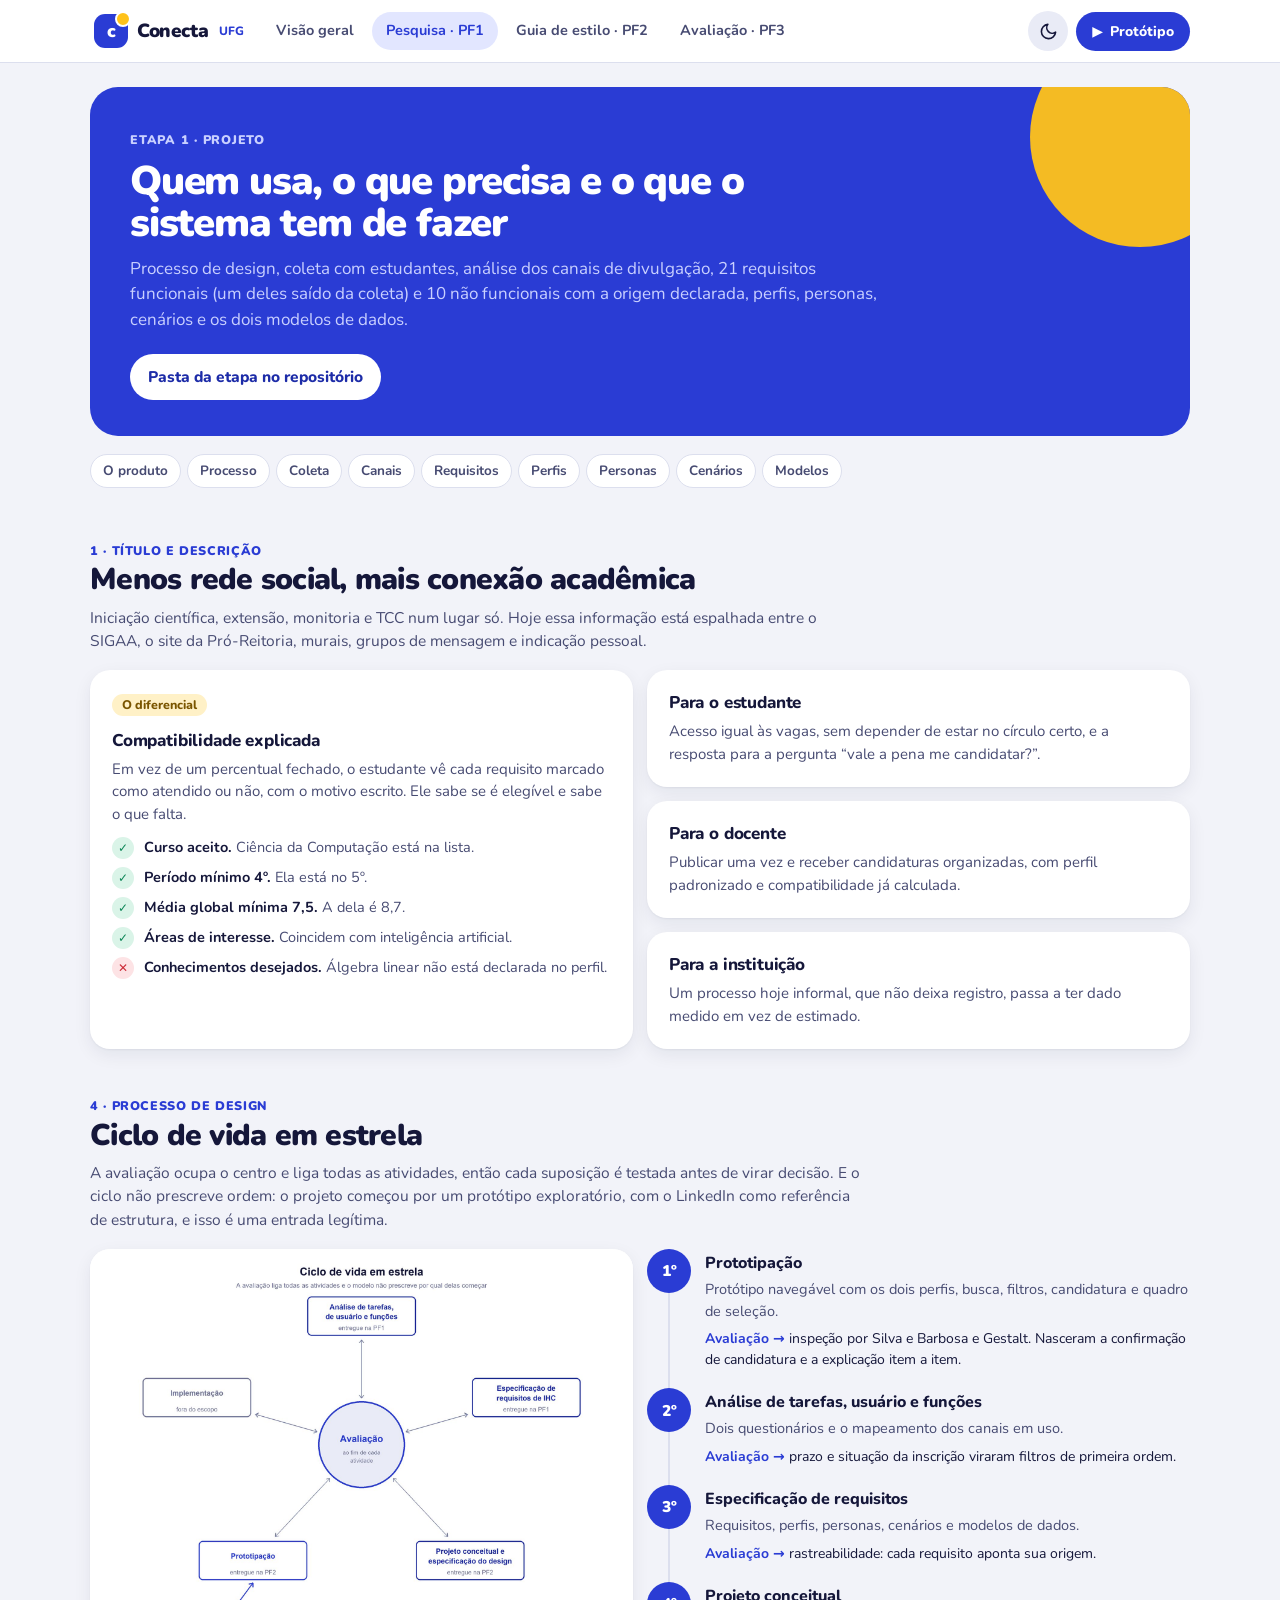
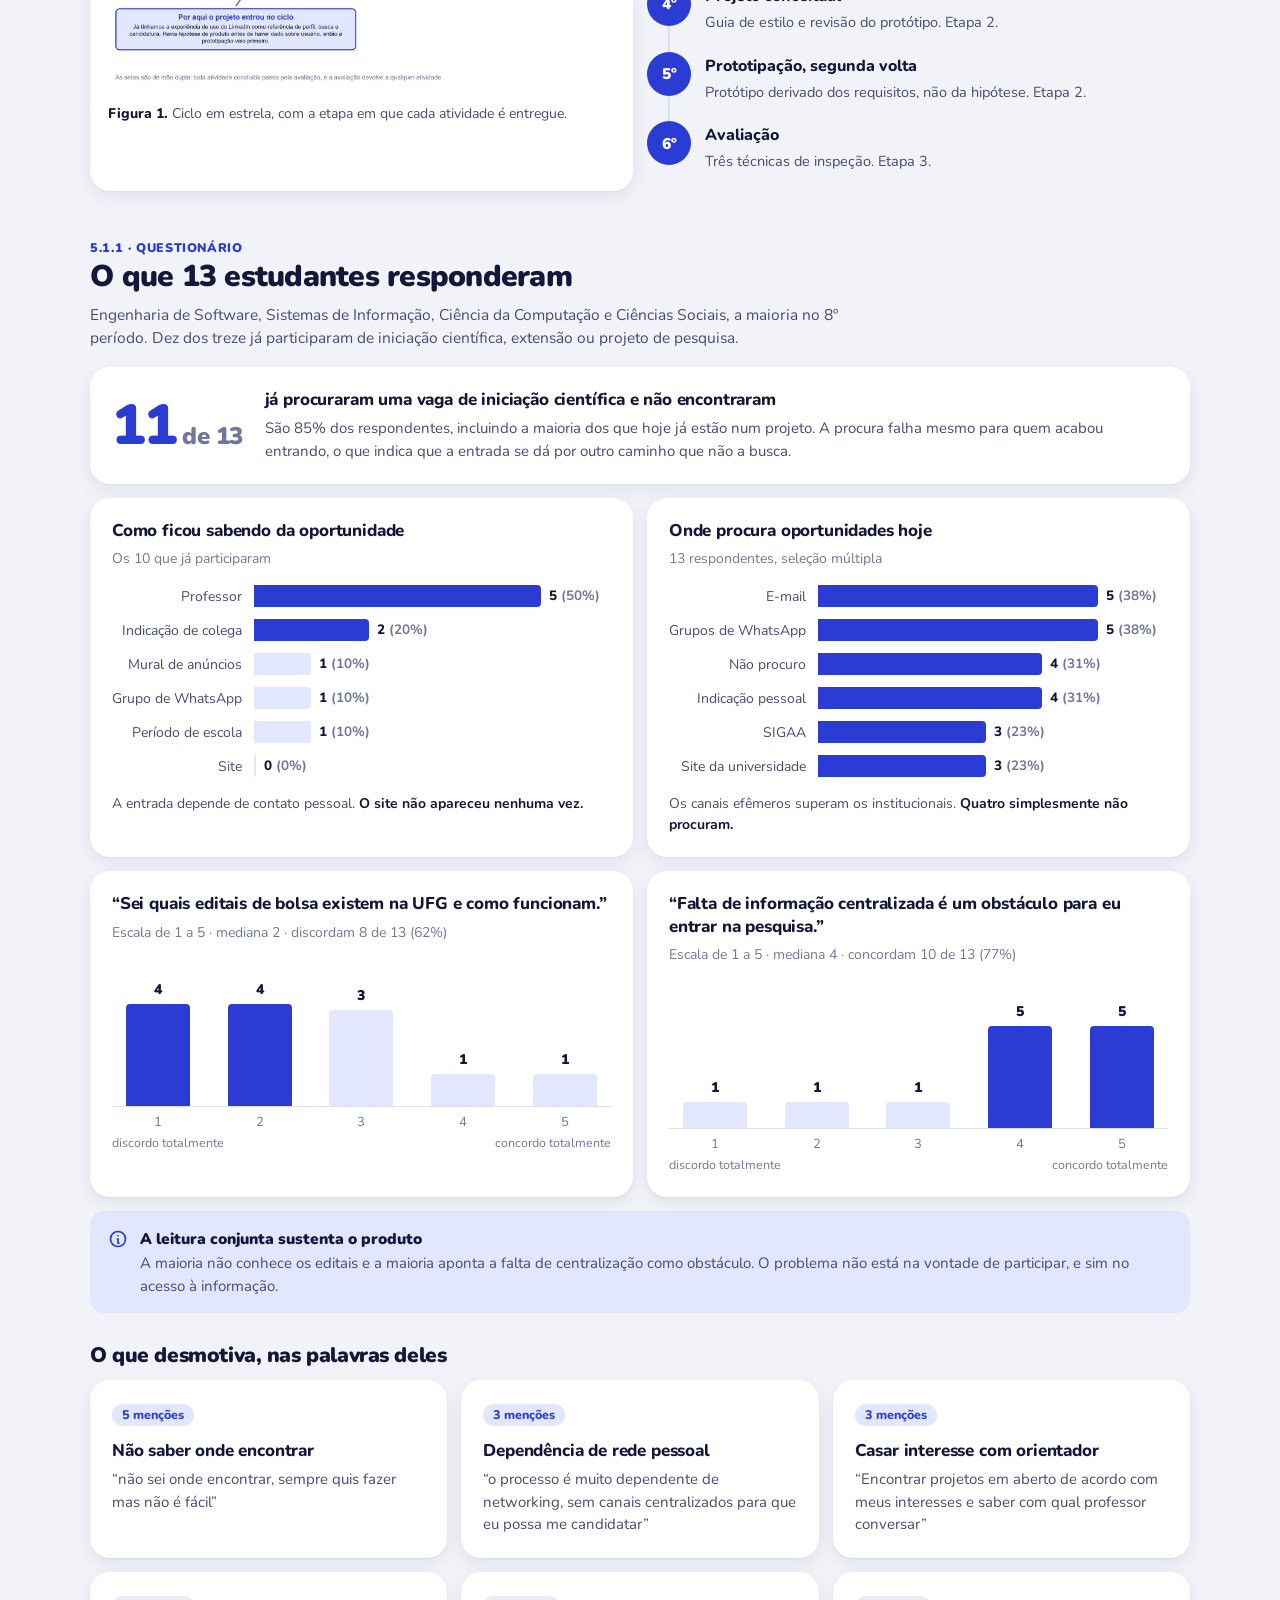
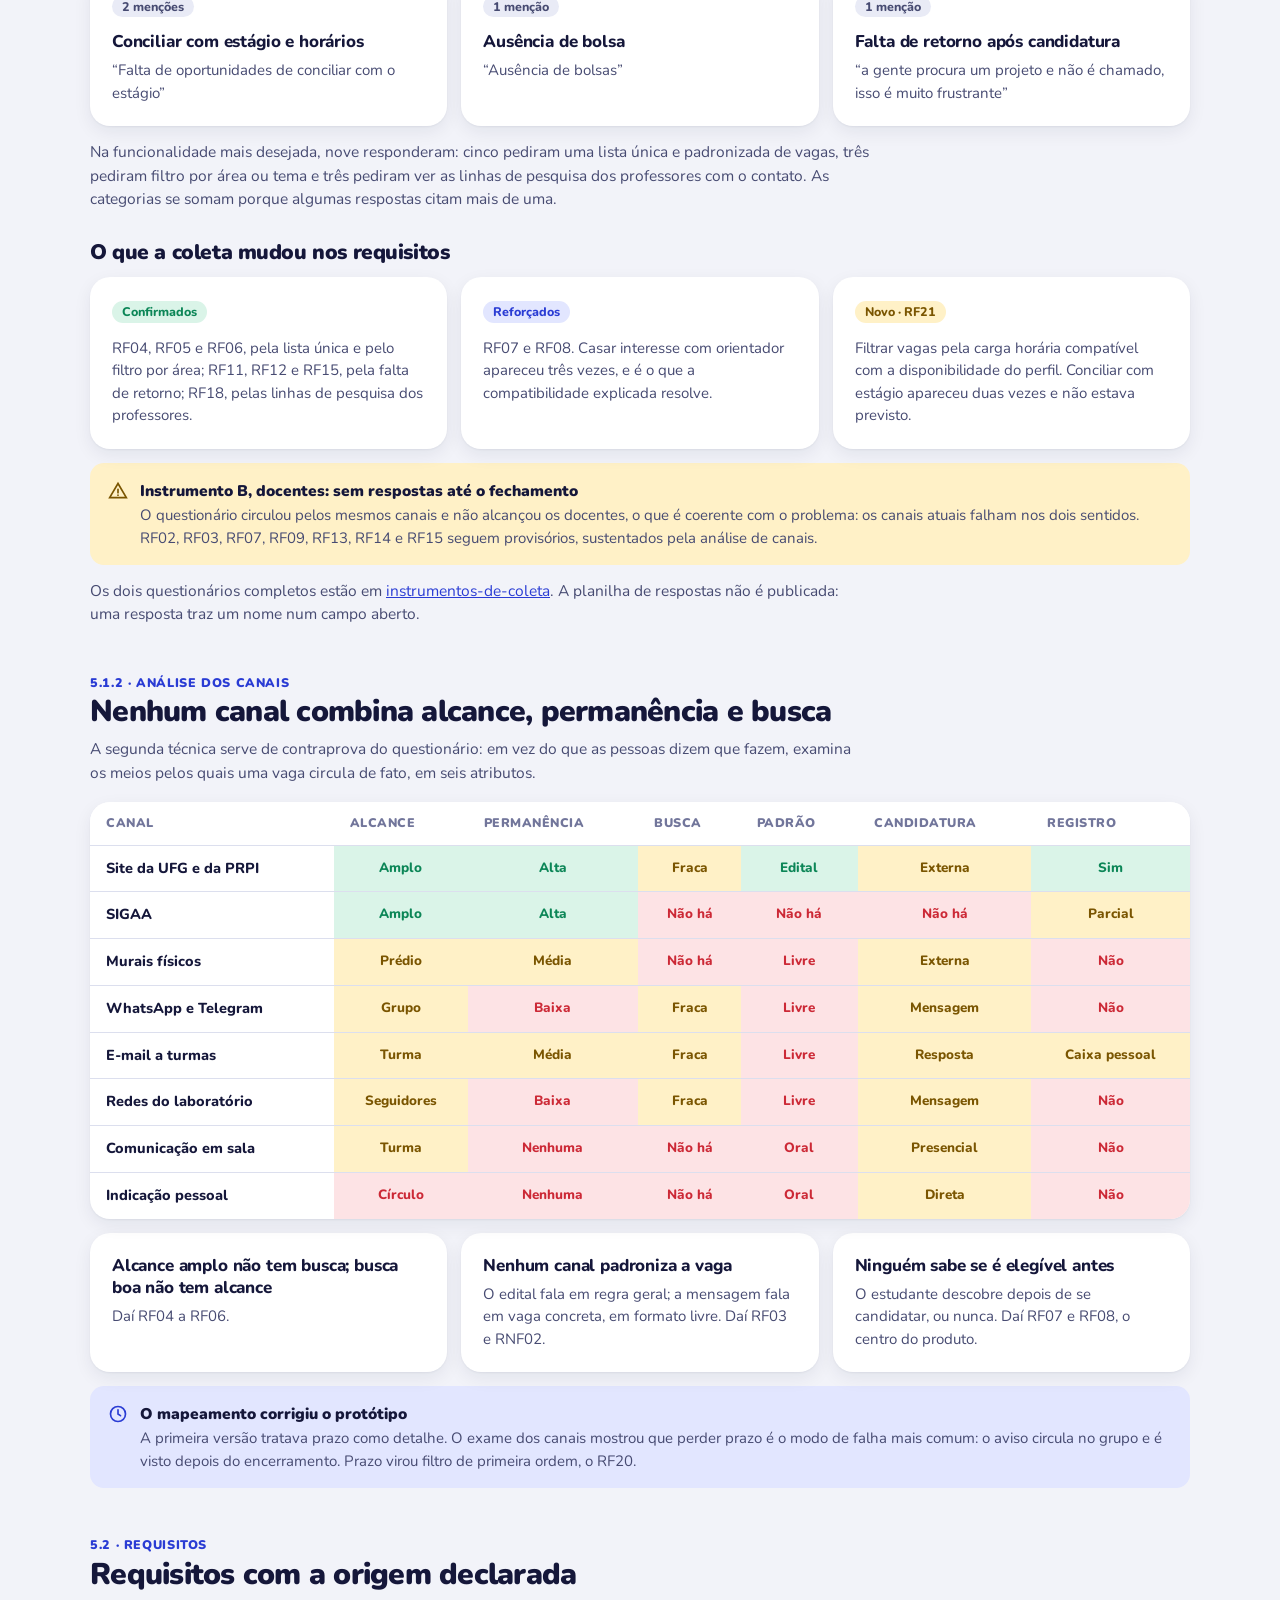
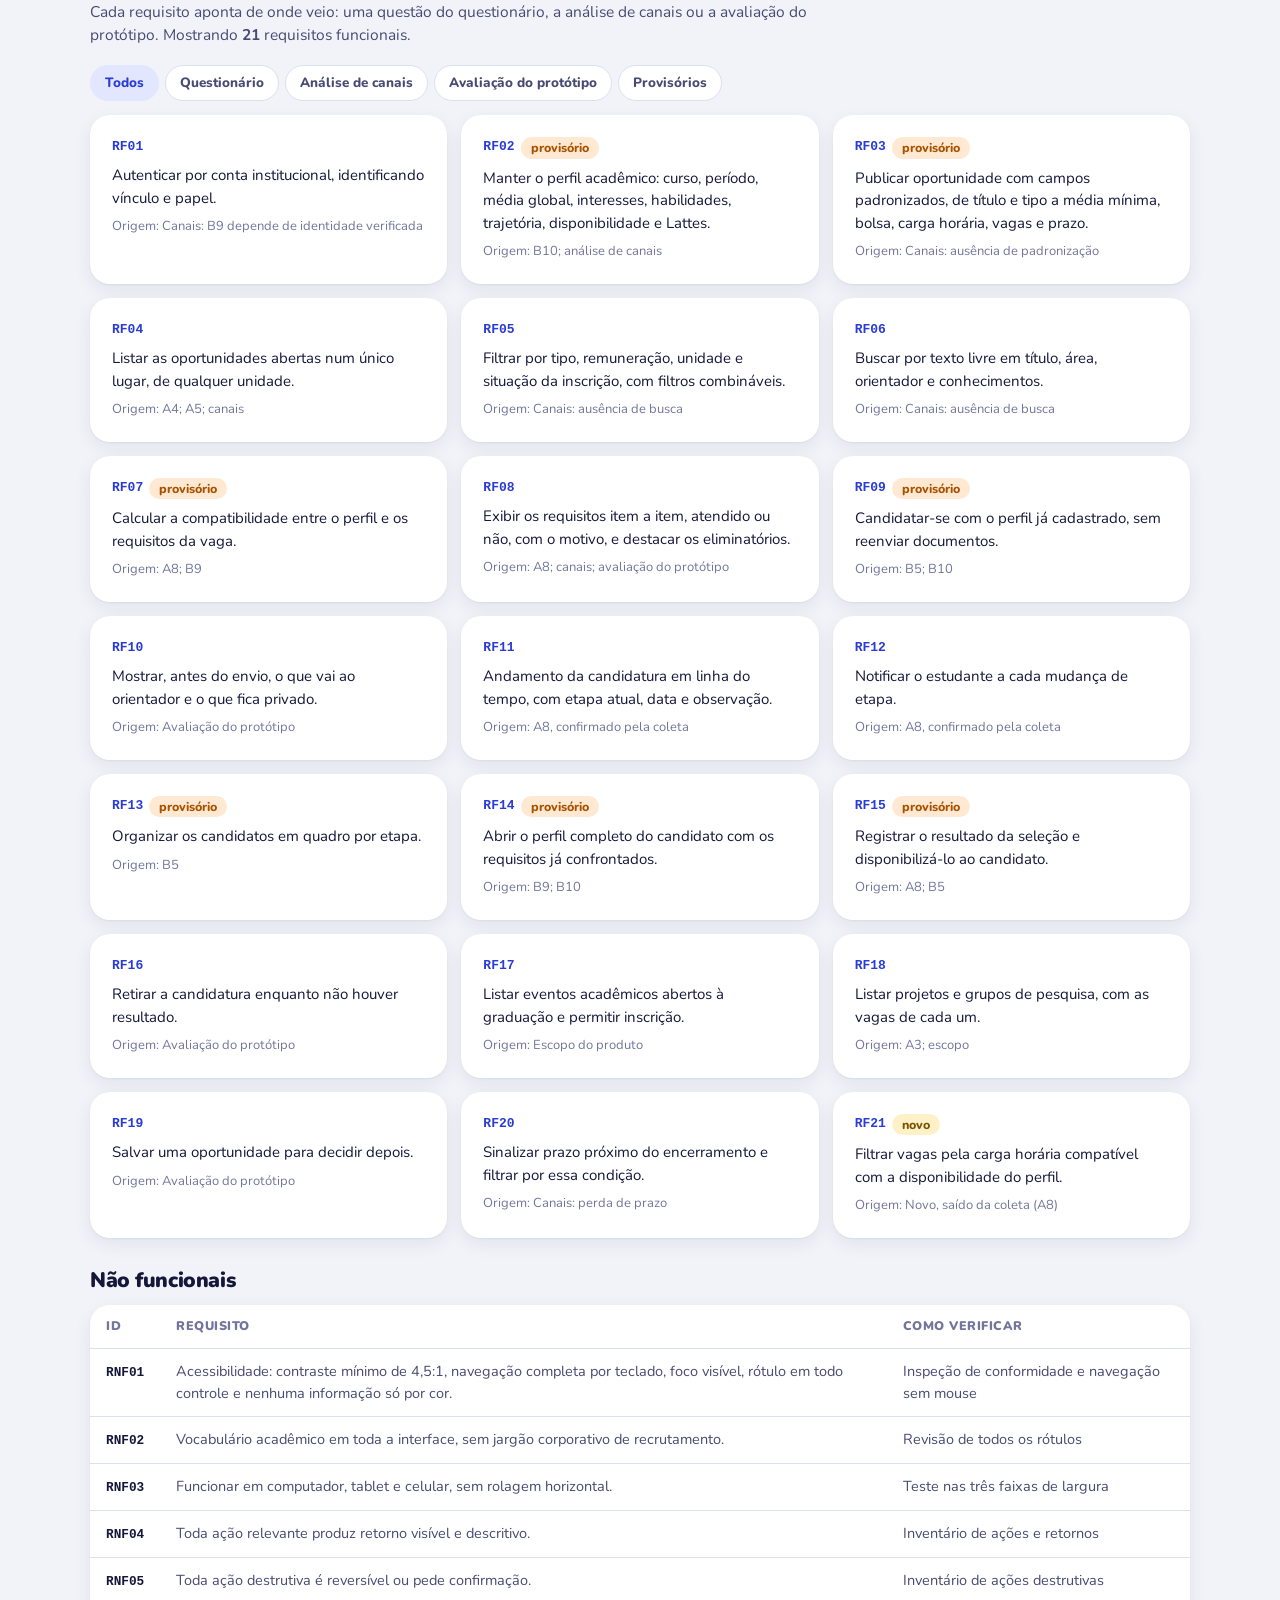
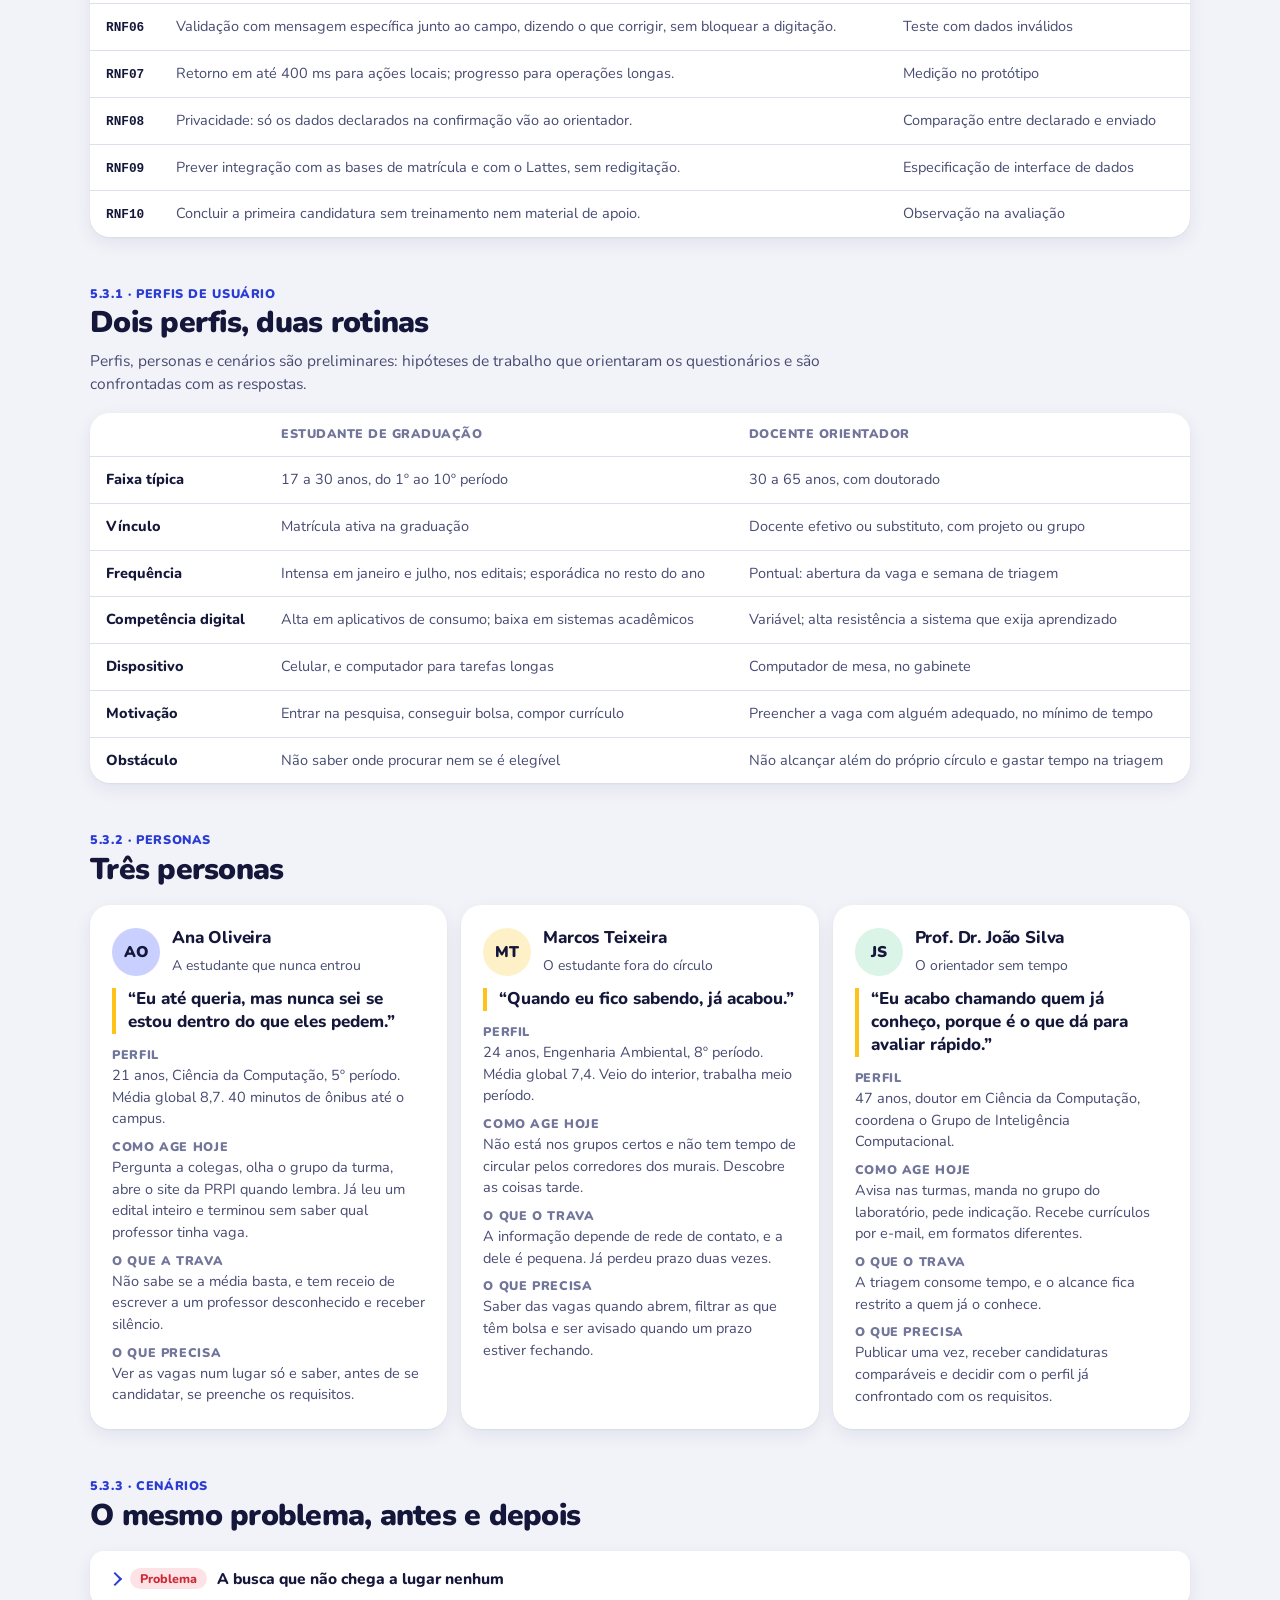
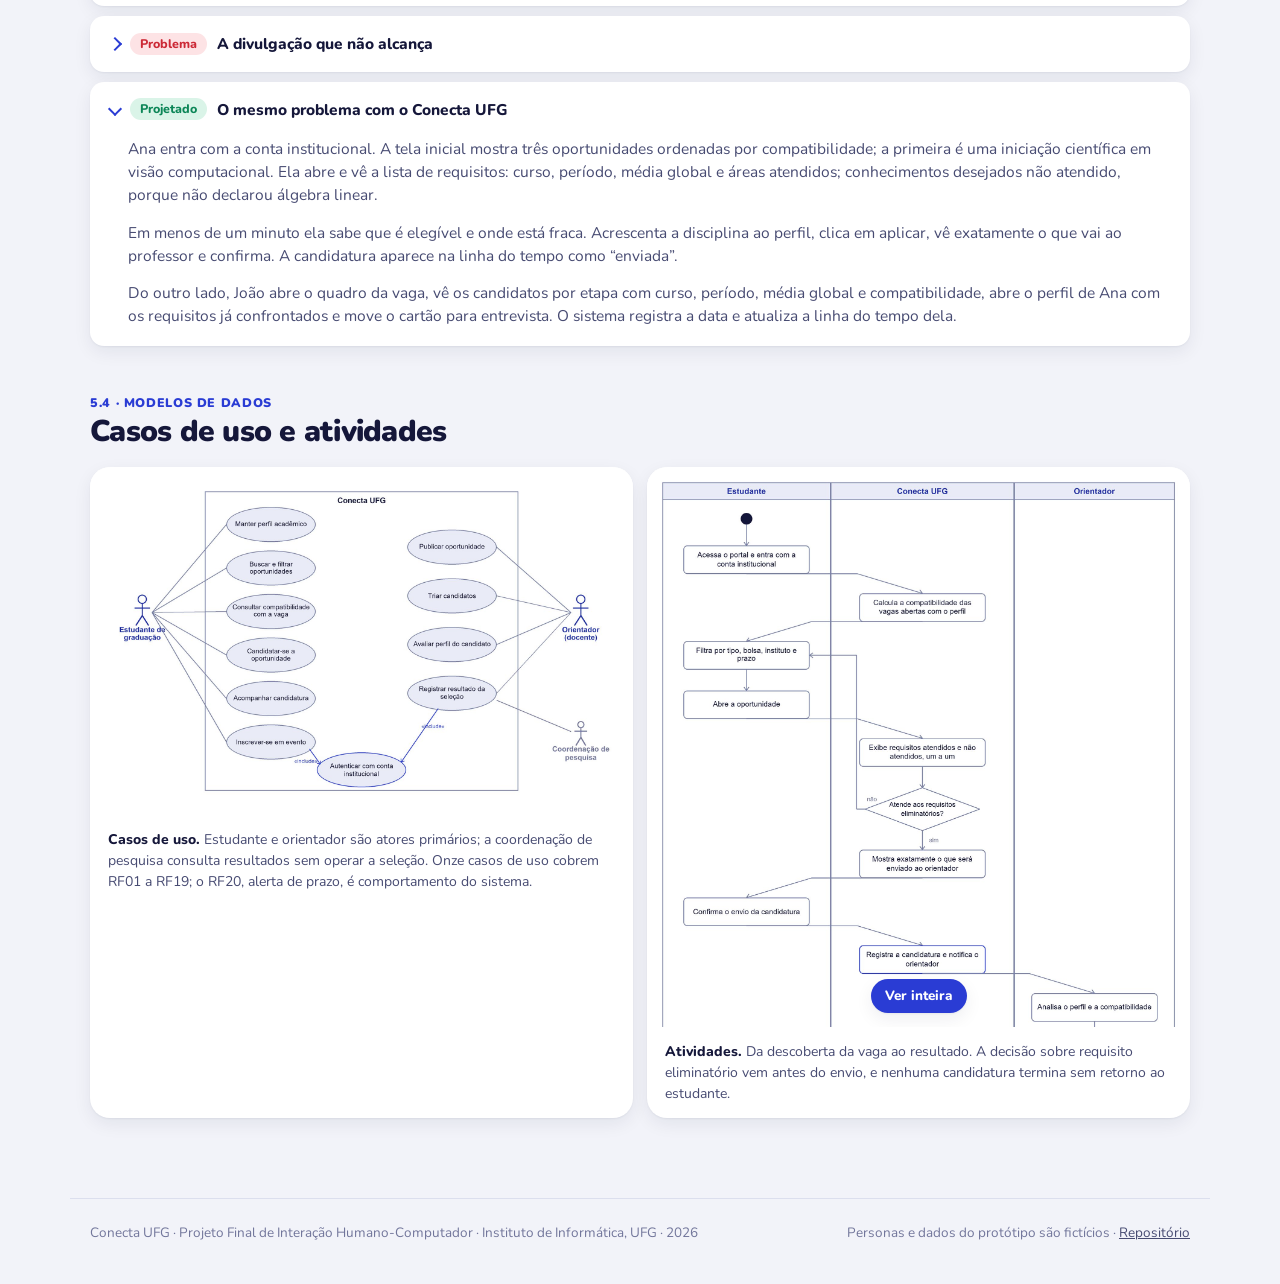
<file: docs/projeto/pesquisa.html>
<!doctype html>
<html lang="pt-BR">
<head>
<meta charset="utf-8">
<meta name="viewport" content="width=device-width,initial-scale=1">
<title>Pesquisa e requisitos · Conecta UFG</title>
<meta name="description" content="Etapa 1 do Conecta UFG: processo de design, resultados do questionário com estudantes, análise dos canais, requisitos, perfis, personas, cenários e diagramas.">
<link rel="preconnect" href="https://fonts.googleapis.com">
<link rel="preconnect" href="https://fonts.gstatic.com" crossorigin>
<link rel="stylesheet" href="https://fonts.googleapis.com/css2?family=Nunito:wght@400;600;700;800;900&display=swap">
<link rel="stylesheet" href="assets/projeto.css">
<script src="assets/projeto.js"></script>
<style>
.req{display:flex;flex-direction:column;gap:8px}
.req .id{font-family:var(--mono);font-weight:700;font-size:13px;color:var(--marca)}
.req p{color:var(--tinta);font-size:15px}
.req .orig{font-size:13px;color:var(--tinta-3)}
.compat{display:grid;gap:8px;margin-top:12px}
.compat li{display:flex;gap:10px;align-items:flex-start;font-size:14.5px;color:var(--tinta-2)}
.compat li b{color:var(--tinta)}
.compat .ic{flex:none;width:22px;height:22px;border-radius:50%;display:grid;place-items:center;font-weight:900;font-size:12px}
.compat .sim{background:var(--ok-suave);color:var(--ok)}
.compat .nao{background:var(--erro-suave);color:var(--erro)}
.persona{display:flex;flex-direction:column;gap:12px}
.persona .topo{display:flex;gap:12px;align-items:center}
.persona .av{width:48px;height:48px;border-radius:50%;display:grid;place-items:center;font-weight:900;color:#15173A;flex:none}
.persona blockquote{font-size:17px;font-weight:800;line-height:1.35;color:var(--tinta);border-left:4px solid var(--ipe);padding-left:12px}
.persona dl{margin:0;display:grid;gap:8px}
.persona dt{font-size:12.5px;font-weight:900;text-transform:uppercase;letter-spacing:.05em;color:var(--tinta-3)}
.persona dd{margin:0;color:var(--tinta-2);font-size:14.5px}
.mapa td.c{text-align:center;font-weight:800;font-size:13.5px;white-space:nowrap}
.mapa .bom{background:var(--ok-suave);color:var(--ok)}
.mapa .med{background:var(--ipe-suave);color:var(--ipe-tinta)}
.mapa .ruim{background:var(--erro-suave);color:var(--erro)}
.trilha{display:grid;gap:0;counter-reset:p}
.trilha li{display:grid;grid-template-columns:44px 1fr;gap:14px;position:relative;padding-bottom:18px}
.trilha li::before{counter-increment:p;content:counter(p) "º";width:44px;height:44px;border-radius:50%;background:var(--marca);color:var(--sobre-marca);
  display:grid;place-items:center;font-weight:900;z-index:1}
.trilha li::after{content:"";position:absolute;left:21px;top:44px;bottom:0;width:2px;background:var(--linha)}
.trilha li:last-child::after{display:none}
.trilha li.futuro::before{background:var(--cartao-2);color:var(--tinta-2)}
.trilha h4{font-size:16px;font-weight:800;margin-top:2px}
.trilha p{color:var(--tinta-2);font-size:14.5px;margin-top:4px}
.trilha .av{display:block;margin-top:6px;font-size:14px;color:var(--tinta)}
.trilha .av b{color:var(--marca)}
</style>
</head>
<body>
<a class="pular" href="#conteudo">Pular para o conteúdo</a>
<header class="barra"><div class="barra-in">
  <a class="marca" href="./"><span class="selo" aria-hidden="true">c</span><b>Conecta</b><small>UFG</small></a>
  <nav class="abas" aria-label="Partes do projeto">
    <a href="./">Visão geral</a>
    <a href="pesquisa.html" aria-current="page">Pesquisa · PF1</a>
    <a href="guia-de-estilo.html">Guia de estilo · PF2</a>
    <a href="avaliacao.html">Avaliação · PF3</a>
  </nav>
  <div class="barra-dir">
    <button class="ico-btn" id="btnTema" type="button" aria-label="Trocar tema"></button>
    <a class="btn-proto" href="../">▶ <span>Protótipo</span></a>
  </div>
</div></header>

<main id="conteudo">
  <div class="heroi">
    <span class="etapa">Etapa 1 · Projeto</span>
    <h1>Quem usa, o que precisa e o que o sistema tem de fazer</h1>
    <p>Processo de design, coleta com estudantes, análise dos canais de divulgação, 21 requisitos funcionais (um deles saído da coleta) e 10 não funcionais com a origem declarada, perfis, personas, cenários e os dois modelos de dados.</p>
    <div class="acoes">
      <a target="_blank" rel="noopener" href="https://github.com/conecta-ufg/conecta-ufg/tree/main/01-PF1-Projeto">Pasta da etapa no repositório</a>
    </div>
  </div>

  <nav class="sumario" aria-label="Seções desta página">
    <a href="#produto">O produto</a><a href="#processo">Processo</a><a href="#coleta">Coleta</a><a href="#canais">Canais</a>
    <a href="#requisitos">Requisitos</a><a href="#perfis">Perfis</a><a href="#personas">Personas</a><a href="#cenarios">Cenários</a><a href="#modelos">Modelos</a>
  </nav>

  <!-- ===================== PRODUTO ===================== -->
  <section class="secao" id="produto">
    <header><span class="num">1 · Título e descrição</span><h2>Menos rede social, mais conexão acadêmica</h2>
      <p>Iniciação científica, extensão, monitoria e TCC num lugar só. Hoje essa informação está espalhada entre o SIGAA, o site da Pró-Reitoria, murais, grupos de mensagem e indicação pessoal.</p></header>
    <div class="grade g2">
      <div class="cartao">
        <span class="chip ipe">O diferencial</span>
        <h4 class="mt">Compatibilidade explicada</h4>
        <p>Em vez de um percentual fechado, o estudante vê cada requisito marcado como atendido ou não, com o motivo escrito. Ele sabe se é elegível e sabe o que falta.</p>
        <ul class="compat" aria-label="Exemplo: requisitos da vaga para a Ana">
          <li><span class="ic sim" aria-hidden="true">✓</span><span><b>Curso aceito.</b> Ciência da Computação está na lista.</span></li>
          <li><span class="ic sim" aria-hidden="true">✓</span><span><b>Período mínimo 4º.</b> Ela está no 5º.</span></li>
          <li><span class="ic sim" aria-hidden="true">✓</span><span><b>Média global mínima 7,5.</b> A dela é 8,7.</span></li>
          <li><span class="ic sim" aria-hidden="true">✓</span><span><b>Áreas de interesse.</b> Coincidem com inteligência artificial.</span></li>
          <li><span class="ic nao" aria-hidden="true">✕</span><span><b>Conhecimentos desejados.</b> Álgebra linear não está declarada no perfil.</span></li>
        </ul>
      </div>
      <div class="grade" style="align-content:start">
        <div class="cartao"><h4>Para o estudante</h4><p>Acesso igual às vagas, sem depender de estar no círculo certo, e a resposta para a pergunta “vale a pena me candidatar?”.</p></div>
        <div class="cartao"><h4>Para o docente</h4><p>Publicar uma vez e receber candidaturas organizadas, com perfil padronizado e compatibilidade já calculada.</p></div>
        <div class="cartao"><h4>Para a instituição</h4><p>Um processo hoje informal, que não deixa registro, passa a ter dado medido em vez de estimado.</p></div>
      </div>
    </div>
  </section>

  <!-- ===================== PROCESSO ===================== -->
  <section class="secao" id="processo">
    <header><span class="num">4 · Processo de design</span><h2>Ciclo de vida em estrela</h2>
      <p>A avaliação ocupa o centro e liga todas as atividades, então cada suposição é testada antes de virar decisão. E o ciclo não prescreve ordem: o projeto começou por um protótipo exploratório, com o LinkedIn como referência de estrutura, e isso é uma entrada legítima.</p></header>
    <div class="grade g2">
      <figure class="fig"><a href="img/pf1/ciclo-de-vida-em-estrela.jpg"><img src="img/pf1/ciclo-de-vida-em-estrela.jpg" alt="Diagrama do ciclo de vida em estrela, com a avaliação no centro e a etapa do projeto em que cada atividade é entregue" loading="lazy" width="1800" height="1458"></a>
        <figcaption><b>Figura 1.</b> Ciclo em estrela, com a etapa em que cada atividade é entregue.</figcaption></figure>
      <ol class="trilha" aria-label="Percurso seguido">
        <li><div><h4>Prototipação</h4><p>Protótipo navegável com os dois perfis, busca, filtros, candidatura e quadro de seleção.</p>
          <span class="av"><b>Avaliação →</b> inspeção por Silva e Barbosa e Gestalt. Nasceram a confirmação de candidatura e a explicação item a item.</span></div></li>
        <li><div><h4>Análise de tarefas, usuário e funções</h4><p>Dois questionários e o mapeamento dos canais em uso.</p>
          <span class="av"><b>Avaliação →</b> prazo e situação da inscrição viraram filtros de primeira ordem.</span></div></li>
        <li><div><h4>Especificação de requisitos</h4><p>Requisitos, perfis, personas, cenários e modelos de dados.</p>
          <span class="av"><b>Avaliação →</b> rastreabilidade: cada requisito aponta sua origem.</span></div></li>
        <li><div><h4>Projeto conceitual</h4><p>Guia de estilo e revisão do protótipo. Etapa 2.</p></div></li>
        <li><div><h4>Prototipação, segunda volta</h4><p>Protótipo derivado dos requisitos, não da hipótese. Etapa 2.</p></div></li>
        <li><div><h4>Avaliação</h4><p>Três técnicas de inspeção. Etapa 3.</p></div></li>
      </ol>
    </div>
  </section>

  <!-- ===================== COLETA ===================== -->
  <section class="secao" id="coleta">
    <header><span class="num">5.1.1 · Questionário</span><h2>O que 13 estudantes responderam</h2>
      <p>Engenharia de Software, Sistemas de Informação, Ciência da Computação e Ciências Sociais, a maioria no 8º período. Dez dos treze já participaram de iniciação científica, extensão ou projeto de pesquisa.</p></header>

    <div class="cartao destaque">
      <div class="grande">11<small> de 13</small></div>
      <div><h4>já procuraram uma vaga de iniciação científica e não encontraram</h4>
        <p>São 85% dos respondentes, incluindo a maioria dos que hoje já estão num projeto. A procura falha mesmo para quem acabou entrando, o que indica que a entrada se dá por outro caminho que não a busca.</p></div>
    </div>

    <div class="grade g2 mt">
      <div class="cartao grafico">
        <h4>Como ficou sabendo da oportunidade</h4><p class="sub">Os 10 que já participaram</p>
        <div class="barras" data-total="10" data-dados='[["Professor",5,1],["Indicação de colega",2,1],["Mural de anúncios",1,0],["Grupo de WhatsApp",1,0],["Período de escola",1,0],["Site",0,0]]'></div>
        <p class="mt" style="font-size:14px">A entrada depende de contato pessoal. <b style="color:var(--tinta)">O site não apareceu nenhuma vez.</b></p>
      </div>
      <div class="cartao grafico">
        <h4>Onde procura oportunidades hoje</h4><p class="sub">13 respondentes, seleção múltipla</p>
        <div class="barras" data-total="13" data-dados='[["E-mail",5,1],["Grupos de WhatsApp",5,1],["Não procuro",4,1],["Indicação pessoal",4,1],["SIGAA",3,1],["Site da universidade",3,1]]'></div>
        <p class="mt" style="font-size:14px">Os canais efêmeros superam os institucionais. <b style="color:var(--tinta)">Quatro simplesmente não procuram.</b></p>
      </div>
      <div class="cartao grafico">
        <h4>“Sei quais editais de bolsa existem na UFG e como funcionam.”</h4><p class="sub">Escala de 1 a 5 · mediana 2 · discordam 8 de 13 (62%)</p>
        <div class="colunas" data-dados='[4,4,3,1,1]' data-fortes="0,1" role="img" aria-label="Respostas: nota 1, 4 pessoas; nota 2, 4; nota 3, 3; nota 4, 1; nota 5, 1"></div>
        <div class="eixo" aria-hidden="true"><span>1</span><span>2</span><span>3</span><span>4</span><span>5</span></div>
        <div class="eixo-leg" aria-hidden="true"><span>discordo totalmente</span><span>concordo totalmente</span></div>
      </div>
      <div class="cartao grafico">
        <h4>“Falta de informação centralizada é um obstáculo para eu entrar na pesquisa.”</h4><p class="sub">Escala de 1 a 5 · mediana 4 · concordam 10 de 13 (77%)</p>
        <div class="colunas" data-dados='[1,1,1,5,5]' data-fortes="3,4" role="img" aria-label="Respostas: nota 1, 1 pessoa; nota 2, 1; nota 3, 1; nota 4, 5; nota 5, 5"></div>
        <div class="eixo" aria-hidden="true"><span>1</span><span>2</span><span>3</span><span>4</span><span>5</span></div>
        <div class="eixo-leg" aria-hidden="true"><span>discordo totalmente</span><span>concordo totalmente</span></div>
      </div>
    </div>
    <div class="aviso-box info mt">
      <svg viewBox="0 0 24 24" fill="none" stroke="currentColor" stroke-width="2" stroke-linecap="round"><circle cx="12" cy="12" r="9"/><path d="M12 8h.01M11 12h1v5h1"/></svg>
      <div><b>A leitura conjunta sustenta o produto</b><p>A maioria não conhece os editais e a maioria aponta a falta de centralização como obstáculo. O problema não está na vontade de participar, e sim no acesso à informação.</p></div>
    </div>

    <h3>O que desmotiva, nas palavras deles</h3>
    <div class="grade g3">
      <div class="cartao"><span class="chip marca">5 menções</span><h4 class="mt">Não saber onde encontrar</h4><p>“não sei onde encontrar, sempre quis fazer mas não é fácil”</p></div>
      <div class="cartao"><span class="chip marca">3 menções</span><h4 class="mt">Dependência de rede pessoal</h4><p>“o processo é muito dependente de networking, sem canais centralizados para que eu possa me candidatar”</p></div>
      <div class="cartao"><span class="chip marca">3 menções</span><h4 class="mt">Casar interesse com orientador</h4><p>“Encontrar projetos em aberto de acordo com meus interesses e saber com qual professor conversar”</p></div>
      <div class="cartao"><span class="chip">2 menções</span><h4 class="mt">Conciliar com estágio e horários</h4><p>“Falta de oportunidades de conciliar com o estágio”</p></div>
      <div class="cartao"><span class="chip">1 menção</span><h4 class="mt">Ausência de bolsa</h4><p>“Ausência de bolsas”</p></div>
      <div class="cartao"><span class="chip">1 menção</span><h4 class="mt">Falta de retorno após candidatura</h4><p>“a gente procura um projeto e não é chamado, isso é muito frustrante”</p></div>
    </div>
    <p class="texto mt">Na funcionalidade mais desejada, nove responderam: cinco pediram uma lista única e padronizada de vagas, três pediram filtro por área ou tema e três pediram ver as linhas de pesquisa dos professores com o contato. As categorias se somam porque algumas respostas citam mais de uma.</p>

    <h3>O que a coleta mudou nos requisitos</h3>
    <div class="grade g3">
      <div class="cartao"><span class="chip ok">Confirmados</span><p class="mt">RF04, RF05 e RF06, pela lista única e pelo filtro por área; RF11, RF12 e RF15, pela falta de retorno; RF18, pelas linhas de pesquisa dos professores.</p></div>
      <div class="cartao"><span class="chip marca">Reforçados</span><p class="mt">RF07 e RF08. Casar interesse com orientador apareceu três vezes, e é o que a compatibilidade explicada resolve.</p></div>
      <div class="cartao"><span class="chip ipe">Novo · RF21</span><p class="mt">Filtrar vagas pela carga horária compatível com a disponibilidade do perfil. Conciliar com estágio apareceu duas vezes e não estava previsto.</p></div>
    </div>
    <div class="aviso-box mt">
      <svg viewBox="0 0 24 24" fill="none" stroke="currentColor" stroke-width="2" stroke-linecap="round"><path d="M12 3 2 20h20L12 3z"/><path d="M12 10v4M12 17h.01"/></svg>
      <div><b>Instrumento B, docentes: sem respostas até o fechamento</b><p>O questionário circulou pelos mesmos canais e não alcançou os docentes, o que é coerente com o problema: os canais atuais falham nos dois sentidos. RF02, RF03, RF07, RF09, RF13, RF14 e RF15 seguem provisórios, sustentados pela análise de canais.</p></div>
    </div>
    <p class="texto mt">Os dois questionários completos estão em <a target="_blank" rel="noopener" href="https://github.com/conecta-ufg/conecta-ufg/tree/main/01-PF1-Projeto/instrumentos-de-coleta">instrumentos-de-coleta</a>. A planilha de respostas não é publicada: uma resposta traz um nome num campo aberto.</p>
  </section>

  <!-- ===================== CANAIS ===================== -->
  <section class="secao" id="canais">
    <header><span class="num">5.1.2 · Análise dos canais</span><h2>Nenhum canal combina alcance, permanência e busca</h2>
      <p>A segunda técnica serve de contraprova do questionário: em vez do que as pessoas dizem que fazem, examina os meios pelos quais uma vaga circula de fato, em seis atributos.</p></header>
    <div class="tabela-wrap"><table class="mapa">
      <thead><tr><th>Canal</th><th>Alcance</th><th>Permanência</th><th>Busca</th><th>Padrão</th><th>Candidatura</th><th>Registro</th></tr></thead>
      <tbody id="tabCanais"></tbody></table></div>
    <div class="grade g3 mt">
      <div class="cartao"><h4>Alcance amplo não tem busca; busca boa não tem alcance</h4><p>Daí RF04 a RF06.</p></div>
      <div class="cartao"><h4>Nenhum canal padroniza a vaga</h4><p>O edital fala em regra geral; a mensagem fala em vaga concreta, em formato livre. Daí RF03 e RNF02.</p></div>
      <div class="cartao"><h4>Ninguém sabe se é elegível antes</h4><p>O estudante descobre depois de se candidatar, ou nunca. Daí RF07 e RF08, o centro do produto.</p></div>
    </div>
    <div class="aviso-box info mt">
      <svg viewBox="0 0 24 24" fill="none" stroke="currentColor" stroke-width="2" stroke-linecap="round"><circle cx="12" cy="12" r="9"/><path d="M12 7v5l3 2"/></svg>
      <div><b>O mapeamento corrigiu o protótipo</b><p>A primeira versão tratava prazo como detalhe. O exame dos canais mostrou que perder prazo é o modo de falha mais comum: o aviso circula no grupo e é visto depois do encerramento. Prazo virou filtro de primeira ordem, o RF20.</p></div>
    </div>
  </section>

  <!-- ===================== REQUISITOS ===================== -->
  <section class="secao" id="requisitos">
    <header><span class="num">5.2 · Requisitos</span><h2>Requisitos com a origem declarada</h2>
      <p>Cada requisito aponta de onde veio: uma questão do questionário, a análise de canais ou a avaliação do protótipo. Mostrando <b id="contReq">21</b> requisitos funcionais.</p></header>
    <div class="filtro" data-alvo="#listaRF" data-attr="o" data-contador="#contReq" role="group" aria-label="Filtrar por origem">
      <button type="button" data-valor="*" aria-pressed="true">Todos</button>
      <button type="button" data-valor="quest" aria-pressed="false">Questionário</button>
      <button type="button" data-valor="canais" aria-pressed="false">Análise de canais</button>
      <button type="button" data-valor="aval" aria-pressed="false">Avaliação do protótipo</button>
      <button type="button" data-valor="prov" aria-pressed="false">Provisórios</button>
    </div>
    <div class="grade g3" id="listaRF"></div>

    <h3>Não funcionais</h3>
    <div class="tabela-wrap"><table>
      <thead><tr><th>ID</th><th>Requisito</th><th>Como verificar</th></tr></thead>
      <tbody>
        <tr><td><code>RNF01</code></td><td>Acessibilidade: contraste mínimo de 4,5:1, navegação completa por teclado, foco visível, rótulo em todo controle e nenhuma informação só por cor.</td><td>Inspeção de conformidade e navegação sem mouse</td></tr>
        <tr><td><code>RNF02</code></td><td>Vocabulário acadêmico em toda a interface, sem jargão corporativo de recrutamento.</td><td>Revisão de todos os rótulos</td></tr>
        <tr><td><code>RNF03</code></td><td>Funcionar em computador, tablet e celular, sem rolagem horizontal.</td><td>Teste nas três faixas de largura</td></tr>
        <tr><td><code>RNF04</code></td><td>Toda ação relevante produz retorno visível e descritivo.</td><td>Inventário de ações e retornos</td></tr>
        <tr><td><code>RNF05</code></td><td>Toda ação destrutiva é reversível ou pede confirmação.</td><td>Inventário de ações destrutivas</td></tr>
        <tr><td><code>RNF06</code></td><td>Validação com mensagem específica junto ao campo, dizendo o que corrigir, sem bloquear a digitação.</td><td>Teste com dados inválidos</td></tr>
        <tr><td><code>RNF07</code></td><td>Retorno em até 400 ms para ações locais; progresso para operações longas.</td><td>Medição no protótipo</td></tr>
        <tr><td><code>RNF08</code></td><td>Privacidade: só os dados declarados na confirmação vão ao orientador.</td><td>Comparação entre declarado e enviado</td></tr>
        <tr><td><code>RNF09</code></td><td>Prever integração com as bases de matrícula e com o Lattes, sem redigitação.</td><td>Especificação de interface de dados</td></tr>
        <tr><td><code>RNF10</code></td><td>Concluir a primeira candidatura sem treinamento nem material de apoio.</td><td>Observação na avaliação</td></tr>
      </tbody></table></div>
  </section>

  <!-- ===================== PERFIS ===================== -->
  <section class="secao" id="perfis">
    <header><span class="num">5.3.1 · Perfis de usuário</span><h2>Dois perfis, duas rotinas</h2>
      <p>Perfis, personas e cenários são preliminares: hipóteses de trabalho que orientaram os questionários e são confrontadas com as respostas.</p></header>
    <div class="tabela-wrap"><table>
      <thead><tr><th></th><th>Estudante de graduação</th><th>Docente orientador</th></tr></thead>
      <tbody>
        <tr><td>Faixa típica</td><td>17 a 30 anos, do 1º ao 10º período</td><td>30 a 65 anos, com doutorado</td></tr>
        <tr><td>Vínculo</td><td>Matrícula ativa na graduação</td><td>Docente efetivo ou substituto, com projeto ou grupo</td></tr>
        <tr><td>Frequência</td><td>Intensa em janeiro e julho, nos editais; esporádica no resto do ano</td><td>Pontual: abertura da vaga e semana de triagem</td></tr>
        <tr><td>Competência digital</td><td>Alta em aplicativos de consumo; baixa em sistemas acadêmicos</td><td>Variável; alta resistência a sistema que exija aprendizado</td></tr>
        <tr><td>Dispositivo</td><td>Celular, e computador para tarefas longas</td><td>Computador de mesa, no gabinete</td></tr>
        <tr><td>Motivação</td><td>Entrar na pesquisa, conseguir bolsa, compor currículo</td><td>Preencher a vaga com alguém adequado, no mínimo de tempo</td></tr>
        <tr><td>Obstáculo</td><td>Não saber onde procurar nem se é elegível</td><td>Não alcançar além do próprio círculo e gastar tempo na triagem</td></tr>
      </tbody></table></div>
  </section>

  <!-- ===================== PERSONAS ===================== -->
  <section class="secao" id="personas">
    <header><span class="num">5.3.2 · Personas</span><h2>Três personas</h2></header>
    <div class="grade g3">
      <article class="cartao persona">
        <div class="topo"><span class="av" style="background:#C9D0FF" aria-hidden="true">AO</span><div><h4>Ana Oliveira</h4><p style="font-size:14px">A estudante que nunca entrou</p></div></div>
        <blockquote>“Eu até queria, mas nunca sei se estou dentro do que eles pedem.”</blockquote>
        <dl>
          <div><dt>Perfil</dt><dd>21 anos, Ciência da Computação, 5º período. Média global 8,7. 40 minutos de ônibus até o campus.</dd></div>
          <div><dt>Como age hoje</dt><dd>Pergunta a colegas, olha o grupo da turma, abre o site da PRPI quando lembra. Já leu um edital inteiro e terminou sem saber qual professor tinha vaga.</dd></div>
          <div><dt>O que a trava</dt><dd>Não sabe se a média basta, e tem receio de escrever a um professor desconhecido e receber silêncio.</dd></div>
          <div><dt>O que precisa</dt><dd>Ver as vagas num lugar só e saber, antes de se candidatar, se preenche os requisitos.</dd></div>
        </dl>
      </article>
      <article class="cartao persona">
        <div class="topo"><span class="av" style="background:#FFF1C7" aria-hidden="true">MT</span><div><h4>Marcos Teixeira</h4><p style="font-size:14px">O estudante fora do círculo</p></div></div>
        <blockquote>“Quando eu fico sabendo, já acabou.”</blockquote>
        <dl>
          <div><dt>Perfil</dt><dd>24 anos, Engenharia Ambiental, 8º período. Média global 7,4. Veio do interior, trabalha meio período.</dd></div>
          <div><dt>Como age hoje</dt><dd>Não está nos grupos certos e não tem tempo de circular pelos corredores dos murais. Descobre as coisas tarde.</dd></div>
          <div><dt>O que o trava</dt><dd>A informação depende de rede de contato, e a dele é pequena. Já perdeu prazo duas vezes.</dd></div>
          <div><dt>O que precisa</dt><dd>Saber das vagas quando abrem, filtrar as que têm bolsa e ser avisado quando um prazo estiver fechando.</dd></div>
        </dl>
      </article>
      <article class="cartao persona">
        <div class="topo"><span class="av" style="background:#DAF4E8" aria-hidden="true">JS</span><div><h4>Prof. Dr. João Silva</h4><p style="font-size:14px">O orientador sem tempo</p></div></div>
        <blockquote>“Eu acabo chamando quem já conheço, porque é o que dá para avaliar rápido.”</blockquote>
        <dl>
          <div><dt>Perfil</dt><dd>47 anos, doutor em Ciência da Computação, coordena o Grupo de Inteligência Computacional.</dd></div>
          <div><dt>Como age hoje</dt><dd>Avisa nas turmas, manda no grupo do laboratório, pede indicação. Recebe currículos por e-mail, em formatos diferentes.</dd></div>
          <div><dt>O que o trava</dt><dd>A triagem consome tempo, e o alcance fica restrito a quem já o conhece.</dd></div>
          <div><dt>O que precisa</dt><dd>Publicar uma vez, receber candidaturas comparáveis e decidir com o perfil já confrontado com os requisitos.</dd></div>
        </dl>
      </article>
    </div>
  </section>

  <!-- ===================== CENÁRIOS ===================== -->
  <section class="secao" id="cenarios">
    <header><span class="num">5.3.3 · Cenários</span><h2>O mesmo problema, antes e depois</h2></header>
    <details class="dobra"><summary><span class="chip erro">Problema</span> A busca que não chega a lugar nenhum</summary>
      <div class="corpo"><p>É uma terça-feira de março. Ana sai da aula das 10h e lembra que o colega comentou que o período de inscrição do PIBIC estava aberto. Abre o SIGAA no celular: encontra matrícula, notas e histórico, e nada sobre iniciação científica. Tenta o site da Pró-Reitoria, baixa o edital em PDF, lê três páginas sobre prazos, cotas e critérios do programa, e fecha o arquivo sem saber qual professor tem vaga aberta. À noite pergunta no grupo da turma; alguém ouviu falar de uma vaga no laboratório de IA, mas não sabe com quem. Ana pensa em escrever ao professor de aprendizado de máquina, hesita, e não escreve. Duas semanas depois descobre que a vaga foi preenchida.</p></div></details>
    <details class="dobra"><summary><span class="chip erro">Problema</span> A divulgação que não alcança</summary>
      <div class="corpo"><p>O professor João recebe a confirmação de duas bolsas PIBIC e tem quinze dias até o fim do prazo de indicação. Avisa nas turmas, manda mensagem no grupo do laboratório e pede indicações. Recebe cinco e-mails, três de estudantes que já trabalharam com ele, com currículos em formatos diferentes. Para comparar, abre um arquivo por vez. Escolhe dois, ambos do seu círculo. Semanas depois, descobre que um deles não tinha a base de álgebra linear que o projeto exigia, informação que não estava em lugar nenhum do que recebeu.</p></div></details>
    <details class="dobra" open><summary><span class="chip ok">Projetado</span> O mesmo problema com o Conecta UFG</summary>
      <div class="corpo"><p>Ana entra com a conta institucional. A tela inicial mostra três oportunidades ordenadas por compatibilidade; a primeira é uma iniciação científica em visão computacional. Ela abre e vê a lista de requisitos: curso, período, média global e áreas atendidos; conhecimentos desejados não atendido, porque não declarou álgebra linear.</p>
        <p class="mt">Em menos de um minuto ela sabe que é elegível e onde está fraca. Acrescenta a disciplina ao perfil, clica em aplicar, vê exatamente o que vai ao professor e confirma. A candidatura aparece na linha do tempo como “enviada”.</p>
        <p class="mt">Do outro lado, João abre o quadro da vaga, vê os candidatos por etapa com curso, período, média global e compatibilidade, abre o perfil de Ana com os requisitos já confrontados e move o cartão para entrevista. O sistema registra a data e atualiza a linha do tempo dela.</p></div></details>
  </section>

  <!-- ===================== MODELOS ===================== -->
  <section class="secao" id="modelos">
    <header><span class="num">5.4 · Modelos de dados</span><h2>Casos de uso e atividades</h2></header>
    <div class="grade g2">
      <figure class="fig"><a href="img/pf1/diagrama-de-casos-de-uso.jpg"><img src="img/pf1/diagrama-de-casos-de-uso.jpg" alt="Diagrama de casos de uso do Conecta UFG" loading="lazy" width="1800" height="1154"></a>
        <figcaption><b>Casos de uso.</b> Estudante e orientador são atores primários; a coordenação de pesquisa consulta resultados sem operar a seleção. Onze casos de uso cobrem RF01 a RF19; o RF20, alerta de prazo, é comportamento do sistema.</figcaption></figure>
      <figure class="fig limite"><a href="img/pf1/diagrama-de-atividades.jpg"><img src="img/pf1/diagrama-de-atividades.jpg" alt="Diagrama de atividades do fluxo de candidatura em raias: estudante, sistema e orientador" loading="lazy" width="1800" height="2485"></a>
        <figcaption><b>Atividades.</b> Da descoberta da vaga ao resultado. A decisão sobre requisito eliminatório vem antes do envio, e nenhuma candidatura termina sem retorno ao estudante.</figcaption></figure>
    </div>
  </section>
</main>

<footer class="rodape">
  <span>Conecta UFG · Projeto Final de Interação Humano-Computador · Instituto de Informática, UFG · 2026</span>
  <span>Personas e dados do protótipo são fictícios · <a target="_blank" rel="noopener" href="https://github.com/conecta-ufg/conecta-ufg">Repositório</a></span>
</footer>

<script>
/* Barras horizontais: [rótulo, valor, destaque] */
document.querySelectorAll('.barras').forEach(function(el){
  var total=+el.getAttribute('data-total'),d=JSON.parse(el.getAttribute('data-dados')),max=Math.max.apply(null,d.map(function(x){return x[1]}));
  el.setAttribute('role','list');
  el.innerHTML=d.map(function(x){var pct=Math.round(x[1]/total*100);
    var tip=x[0]+': '+x[1]+' de '+total+' ('+pct+'%)';
    return '<span class="nome" role="listitem">'+x[0]+'</span><span class="trilho" title="'+tip+'"><span class="barra-v'+(x[2]?'':' fraca')+'" style="width:calc('+(max?x[1]/max:0)+' * (100% - 70px))"></span><span class="val">'+x[1]+' <span style="color:var(--tinta-3);font-weight:700">('+pct+'%)</span></span><span class="sr">'+tip+'</span></span>';
  }).join('');
});
/* Colunas de escala 1 a 5 */
document.querySelectorAll('.colunas').forEach(function(el){
  var d=JSON.parse(el.getAttribute('data-dados')),f=el.getAttribute('data-fortes').split(',').map(Number),max=Math.max.apply(null,d);
  el.innerHTML=d.map(function(v,i){return '<div class="col'+(f.indexOf(i)>-1?' forte':'')+'" title="Nota '+(i+1)+': '+v+' pessoa'+(v===1?'':'s')+'"><b>'+v+'</b><span style="height:'+(v/max*100)+'%"></span></div>'}).join('');
});
/* Mapa dos canais: classe por valor */
var CANAIS=[
 ['Site da UFG e da PRPI','Amplo','Alta','Fraca','Edital','Externa','Sim'],
 ['SIGAA','Amplo','Alta','Não há','Não há','Não há','Parcial'],
 ['Murais físicos','Prédio','Média','Não há','Livre','Externa','Não'],
 ['WhatsApp e Telegram','Grupo','Baixa','Fraca','Livre','Mensagem','Não'],
 ['E-mail a turmas','Turma','Média','Fraca','Livre','Resposta','Caixa pessoal'],
 ['Redes do laboratório','Seguidores','Baixa','Fraca','Livre','Mensagem','Não'],
 ['Comunicação em sala','Turma','Nenhuma','Não há','Oral','Presencial','Não'],
 ['Indicação pessoal','Círculo','Nenhuma','Não há','Oral','Direta','Não']
];
var BOM=['Amplo','Alta','Sim','Edital'],MED=['Média','Fraca','Parcial','Prédio','Turma','Grupo','Seguidores','Caixa pessoal','Externa','Mensagem','Resposta','Direta','Presencial'];
document.getElementById('tabCanais').innerHTML=CANAIS.map(function(c){
  return '<tr><td>'+c[0]+'</td>'+c.slice(1).map(function(v){var k=BOM.indexOf(v)>-1?'bom':MED.indexOf(v)>-1?'med':'ruim';return '<td class="c '+k+'">'+v+'</td>'}).join('')+'</tr>';
}).join('');
/* Requisitos funcionais: [id, texto, origem, tags] */
var RF=[
 ['RF01','Autenticar por conta institucional, identificando vínculo e papel.','Canais: B9 depende de identidade verificada','canais'],
 ['RF02','Manter o perfil acadêmico: curso, período, média global, interesses, habilidades, trajetória, disponibilidade e Lattes.','B10; análise de canais','quest canais prov'],
 ['RF03','Publicar oportunidade com campos padronizados, de título e tipo a média mínima, bolsa, carga horária, vagas e prazo.','Canais: ausência de padronização','canais prov'],
 ['RF04','Listar as oportunidades abertas num único lugar, de qualquer unidade.','A4; A5; canais','quest canais'],
 ['RF05','Filtrar por tipo, remuneração, unidade e situação da inscrição, com filtros combináveis.','Canais: ausência de busca','canais'],
 ['RF06','Buscar por texto livre em título, área, orientador e conhecimentos.','Canais: ausência de busca','canais'],
 ['RF07','Calcular a compatibilidade entre o perfil e os requisitos da vaga.','A8; B9','quest prov'],
 ['RF08','Exibir os requisitos item a item, atendido ou não, com o motivo, e destacar os eliminatórios.','A8; canais; avaliação do protótipo','quest canais aval'],
 ['RF09','Candidatar-se com o perfil já cadastrado, sem reenviar documentos.','B5; B10','quest prov'],
 ['RF10','Mostrar, antes do envio, o que vai ao orientador e o que fica privado.','Avaliação do protótipo','aval'],
 ['RF11','Andamento da candidatura em linha do tempo, com etapa atual, data e observação.','A8, confirmado pela coleta','quest'],
 ['RF12','Notificar o estudante a cada mudança de etapa.','A8, confirmado pela coleta','quest'],
 ['RF13','Organizar os candidatos em quadro por etapa.','B5','quest prov'],
 ['RF14','Abrir o perfil completo do candidato com os requisitos já confrontados.','B9; B10','quest prov'],
 ['RF15','Registrar o resultado da seleção e disponibilizá-lo ao candidato.','A8; B5','quest prov'],
 ['RF16','Retirar a candidatura enquanto não houver resultado.','Avaliação do protótipo','aval'],
 ['RF17','Listar eventos acadêmicos abertos à graduação e permitir inscrição.','Escopo do produto',''],
 ['RF18','Listar projetos e grupos de pesquisa, com as vagas de cada um.','A3; escopo','quest'],
 ['RF19','Salvar uma oportunidade para decidir depois.','Avaliação do protótipo','aval'],
 ['RF20','Sinalizar prazo próximo do encerramento e filtrar por essa condição.','Canais: perda de prazo','canais'],
 ['RF21','Filtrar vagas pela carga horária compatível com a disponibilidade do perfil.','Novo, saído da coleta (A8)','quest']
];
document.getElementById('listaRF').innerHTML=RF.map(function(r){
  var prov=r[3].indexOf('prov')>-1;
  return '<div class="cartao req" data-o="'+r[3]+'"><span class="chips"><span class="id">'+r[0]+'</span>'+(prov?'<span class="chip aviso">provisório</span>':'')+(r[0]==='RF21'?'<span class="chip ipe">novo</span>':'')+'</span><p>'+r[1]+'</p><span class="orig">Origem: '+r[2]+'</span></div>';
}).join('');
</script>
</body>
</html>
</file>
<file: docs/projeto/assets/projeto.css>
/* Páginas de apresentação do projeto Conecta UFG.
   Os tokens são os mesmos do protótipo (docs/index.html) e do arquivo
   02-PF2-Guia-de-estilo-e-prototipo/identidade-visual/conecta-ufg.tokens.json. */
:root{
  --fundo:#F2F3F9; --cartao:#FFFFFF; --cartao-2:#E9EBF6; --linha:#DCDFEE;
  --tinta:#15173A; --tinta-2:#474B72; --tinta-3:#72769B;
  --marca:#2A3CD4; --marca-forte:#1D2CA8; --marca-suave:#E2E6FF; --sobre-marca:#FFFFFF;
  --heroi:#2A3CD4; --heroi-tx:#FFFFFF; --heroi-2:#C9D0FF;
  --ipe:#FFC21A; --ipe-suave:#FFF1C7; --ipe-tinta:#7A5500;
  --ok:#0C8657; --ok-suave:#DAF4E8;
  --aviso:#A85200; --aviso-suave:#FFE9D2;
  --erro:#CC2936; --erro-suave:#FDE3E5;
  --anot:#B5106B; --anot-suave:#FCE4F0;
  --texto:"Nunito","Trebuchet MS","Segoe UI",system-ui,sans-serif;
  --mono:ui-monospace,"Cascadia Code","Consolas",monospace;
  --r:20px; --r-m:14px; --r-p:10px;
  --sombra:0 1px 2px rgba(21,23,58,.05),0 6px 18px rgba(21,23,58,.07);
  --sombra-forte:0 18px 50px rgba(21,23,58,.22);
  color-scheme:light;
}
@media (prefers-color-scheme:dark){:root:not([data-theme="light"]){
  --fundo:#0D0F21; --cartao:#171A34; --cartao-2:#21254A; --linha:#2B2F57;
  --tinta:#ECEDFF; --tinta-2:#B3B7DA; --tinta-3:#8488AE;
  --marca:#8F9DFF; --marca-forte:#AEB8FF; --marca-suave:#252C6B; --sobre-marca:#0D0F21;
  --heroi:#232B78; --heroi-tx:#FFFFFF; --heroi-2:#B9C1FF;
  --ipe:#FFCD45; --ipe-suave:#3A2E0B; --ipe-tinta:#FFD568;
  --ok:#4BD29A; --ok-suave:#0F2D22;
  --aviso:#FFA759; --aviso-suave:#3A2410;
  --erro:#FF7C86; --erro-suave:#3A1519;
  --anot:#FFA8D4; --anot-suave:#3A0B23;
  --sombra:0 1px 2px rgba(0,0,0,.3),0 6px 18px rgba(0,0,0,.3);
  --sombra-forte:0 18px 50px rgba(0,0,0,.55);
  color-scheme:dark;
}}
:root[data-theme="dark"]{
  --fundo:#0D0F21; --cartao:#171A34; --cartao-2:#21254A; --linha:#2B2F57;
  --tinta:#ECEDFF; --tinta-2:#B3B7DA; --tinta-3:#8488AE;
  --marca:#8F9DFF; --marca-forte:#AEB8FF; --marca-suave:#252C6B; --sobre-marca:#0D0F21;
  --heroi:#232B78; --heroi-tx:#FFFFFF; --heroi-2:#B9C1FF;
  --ipe:#FFCD45; --ipe-suave:#3A2E0B; --ipe-tinta:#FFD568;
  --ok:#4BD29A; --ok-suave:#0F2D22;
  --aviso:#FFA759; --aviso-suave:#3A2410;
  --erro:#FF7C86; --erro-suave:#3A1519;
  --anot:#FFA8D4; --anot-suave:#3A0B23;
  --sombra:0 1px 2px rgba(0,0,0,.3),0 6px 18px rgba(0,0,0,.3);
  --sombra-forte:0 18px 50px rgba(0,0,0,.55);
  color-scheme:dark;
}

*{box-sizing:border-box}
[hidden]{display:none!important}
html{scroll-behavior:smooth;scroll-padding-top:76px}
body{margin:0;background:var(--fundo);color:var(--tinta);font-family:var(--texto);
  font-size:15.5px;line-height:1.5;-webkit-font-smoothing:antialiased;font-variant-numeric:tabular-nums}
h1,h2,h3,h4,p,ul,ol,figure,blockquote{margin:0}
ul,ol{padding:0;list-style:none}
img{max-width:100%;display:block}
a{color:var(--marca)}
button{font:inherit;color:inherit}
:focus-visible{outline:3px solid var(--marca);outline-offset:2px;border-radius:8px}
code,.mono{font-family:var(--mono);font-size:.88em}
.sr{position:absolute;width:1px;height:1px;padding:0;margin:-1px;overflow:hidden;clip:rect(0 0 0 0);white-space:nowrap;border:0}
.pular{position:absolute;left:12px;top:-60px;z-index:99;background:var(--marca);color:var(--sobre-marca);
  padding:10px 18px;border-radius:999px;font-weight:800;transition:top .15s}
.pular:focus{top:12px}
@media (prefers-reduced-motion:reduce){*,*::before,*::after{animation-duration:.01ms!important;transition-duration:.01ms!important;scroll-behavior:auto!important}}

/* ---------- barra ---------- */
.barra{position:sticky;top:0;z-index:30;background:var(--cartao);border-bottom:1px solid var(--linha)}
.barra-in{max-width:1140px;margin:0 auto;padding:10px 20px;display:flex;align-items:center;gap:14px}
.marca{display:flex;align-items:center;gap:9px;text-decoration:none;color:var(--tinta);flex:none;border-radius:12px;padding:4px}
.selo{width:34px;height:34px;border-radius:11px;background:var(--marca);display:grid;place-items:center;position:relative;
  color:var(--sobre-marca);font-weight:900;font-size:18px}
.selo::after{content:"";position:absolute;right:-3px;top:-3px;width:12px;height:12px;border-radius:50%;
  background:var(--ipe);border:2.5px solid var(--cartao)}
.marca b{font-size:19px;font-weight:900;letter-spacing:-.02em;line-height:1}
.marca small{font-size:12px;font-weight:800;color:var(--marca);margin-left:2px}
.abas{display:flex;gap:4px;overflow-x:auto;scrollbar-width:none}
.abas::-webkit-scrollbar{display:none}
.abas a{display:flex;align-items:center;gap:7px;padding:8px 14px;border-radius:999px;text-decoration:none;white-space:nowrap;
  color:var(--tinta-2);font-weight:700;font-size:14.5px;transition:background .15s,color .15s}
.abas a:hover{background:var(--cartao-2);color:var(--tinta)}
.abas a[aria-current="page"]{background:var(--marca-suave);color:var(--marca)}
.barra-dir{margin-left:auto;display:flex;align-items:center;gap:8px;flex:none}
.ico-btn{width:40px;height:40px;padding:0;display:grid;place-items:center;border-radius:50%;border:0;
  background:var(--cartao-2);color:var(--tinta);cursor:pointer}
.ico-btn:hover{background:var(--linha)}
.ico-btn svg{width:19px;height:19px}
.btn-proto{display:inline-flex;align-items:center;gap:7px;padding:9px 16px;border-radius:999px;text-decoration:none;
  background:var(--marca);color:var(--sobre-marca);font-weight:800;font-size:14px;white-space:nowrap}
.btn-proto:hover{background:var(--marca-forte)}
@media (max-width:860px){
  .barra-in{flex-wrap:wrap;gap:8px 10px;padding:8px 16px}
  .abas{order:3;width:100%;margin:0 -4px}
  .btn-proto span{display:none}
}

/* ---------- estrutura ---------- */
main{max-width:1140px;margin:0 auto;padding:0 20px 40px}
@media (max-width:640px){main{padding:0 16px 32px}}
.heroi{background:var(--heroi);color:var(--heroi-tx);border-radius:28px;padding:40px 40px 36px;margin:24px 0 8px;
  position:relative;overflow:hidden}
.heroi::after{content:"";position:absolute;right:-60px;top:-60px;width:220px;height:220px;border-radius:50%;
  background:var(--ipe);opacity:.95}
.heroi>*{position:relative;z-index:1;max-width:760px}
.heroi .etapa{display:inline-block;font-size:12.5px;font-weight:900;letter-spacing:.06em;text-transform:uppercase;
  color:var(--heroi-2);margin-bottom:10px}
.heroi h1{font-size:40px;font-weight:900;line-height:1.05;letter-spacing:-.03em}
.heroi p{color:var(--heroi-2);font-size:17px;margin-top:12px}
.heroi .acoes{display:flex;flex-wrap:wrap;gap:10px;margin-top:22px}
.heroi .acoes a{display:inline-flex;align-items:center;gap:8px;padding:11px 18px;border-radius:999px;font-weight:800;
  text-decoration:none;background:#FFFFFF;color:#1D2CA8;min-height:44px}
.heroi .acoes a.sec{background:rgba(255,255,255,.14);color:#FFFFFF}
.heroi .acoes a:hover{filter:brightness(.95)}
@media (max-width:640px){.heroi{padding:28px 22px;border-radius:22px}.heroi h1{font-size:30px}.heroi::after{width:140px;height:140px;right:-50px;top:-50px}}

.sumario{display:flex;flex-wrap:wrap;gap:6px;margin:18px 0 6px}
.sumario a{padding:6px 12px;border-radius:999px;background:var(--cartao);border:1px solid var(--linha);
  color:var(--tinta-2);font-weight:700;font-size:13.5px;text-decoration:none}
.sumario a:hover{color:var(--marca);border-color:var(--marca)}

section.secao{padding-top:44px}
.secao>header{margin-bottom:18px;max-width:780px}
.secao .num{font-size:12.5px;font-weight:900;color:var(--marca);letter-spacing:.05em;text-transform:uppercase}
.secao h2{font-size:30px;font-weight:900;letter-spacing:-.025em;line-height:1.15;margin-top:2px}
.secao header p{color:var(--tinta-2);margin-top:8px}
.secao h3{font-size:21px;font-weight:900;letter-spacing:-.02em;line-height:1.2;margin:30px 0 12px}
.secao h3:first-child{margin-top:0}
.rotulo{font-size:12.5px;font-weight:900;letter-spacing:.06em;text-transform:uppercase;color:var(--tinta-3);margin:26px 0 10px}
.texto{max-width:780px;color:var(--tinta-2)}
.texto p+p{margin-top:10px}
.texto strong{color:var(--tinta)}

/* ---------- cartões e grades ---------- */
.cartao{background:var(--cartao);border-radius:var(--r);box-shadow:var(--sombra);padding:22px}
.cartao h4{font-size:17px;font-weight:800;letter-spacing:-.01em;line-height:1.3}
.cartao p{color:var(--tinta-2);font-size:15px}
.cartao h4+p{margin-top:6px}
.grade{display:grid;gap:14px}
.g2{grid-template-columns:repeat(2,minmax(0,1fr))}
.g3{grid-template-columns:repeat(3,minmax(0,1fr))}
.g4{grid-template-columns:repeat(4,minmax(0,1fr))}
@media (max-width:900px){.g3,.g4{grid-template-columns:repeat(2,minmax(0,1fr))}}
@media (max-width:640px){.g2,.g3,.g4{grid-template-columns:minmax(0,1fr)}}

.chip{display:inline-flex;align-items:center;gap:5px;padding:3px 10px;border-radius:999px;font-size:12.5px;font-weight:800;
  line-height:1.25;background:var(--cartao-2);color:var(--tinta-2);white-space:nowrap}
.chip.marca{background:var(--marca-suave);color:var(--marca)}
.chip.ipe{background:var(--ipe-suave);color:var(--ipe-tinta)}
.chip.ok{background:var(--ok-suave);color:var(--ok)}
.chip.aviso{background:var(--aviso-suave);color:var(--aviso)}
.chip.erro{background:var(--erro-suave);color:var(--erro)}
.chip.anot{background:var(--anot-suave);color:var(--anot)}
.chips{display:flex;flex-wrap:wrap;gap:6px}

.aviso-box{display:flex;gap:12px;align-items:flex-start;border-radius:var(--r-m);padding:16px 18px;
  background:var(--ipe-suave);color:var(--tinta)}
.aviso-box svg{flex:none;width:20px;height:20px;color:var(--ipe-tinta);margin-top:2px}
.aviso-box b{display:block;font-weight:900}
.aviso-box p{color:var(--tinta-2);font-size:15px;margin-top:2px}
.aviso-box.info{background:var(--marca-suave)}
.aviso-box.info svg{color:var(--marca)}

/* ---------- tabelas ---------- */
.tabela-wrap{position:relative;background:var(--cartao);border-radius:var(--r);box-shadow:var(--sombra);overflow-x:auto}
table{width:100%;border-collapse:collapse;font-size:14.5px}
th,td{text-align:left;vertical-align:top;padding:12px 16px;border-bottom:1px solid var(--linha)}
th{font-size:12.5px;font-weight:900;letter-spacing:.04em;text-transform:uppercase;color:var(--tinta-3);background:var(--cartao);white-space:nowrap}
tr:last-child td{border-bottom:0}
td{color:var(--tinta-2)}
td:first-child{color:var(--tinta);font-weight:800}
td.normal{font-weight:400;color:var(--tinta-2)}
@media (max-width:640px){th,td{padding:10px 12px}}

/* ---------- números de destaque ---------- */
.destaque{display:flex;gap:22px;align-items:center}
.destaque .grande{white-space:nowrap;font-size:56px;font-weight:900;letter-spacing:-.04em;line-height:1;color:var(--marca)}
.destaque .grande small{font-size:24px;color:var(--tinta-3);letter-spacing:-.02em}
@media (max-width:640px){.destaque{flex-direction:column;align-items:flex-start;gap:10px}}
.kpi .valor{font-size:36px;font-weight:900;letter-spacing:-.03em;line-height:1.05}
.kpi .legenda{color:var(--tinta-2);font-size:14px;margin-top:4px}

/* ---------- gráficos de barra ---------- */
.grafico h4{margin-bottom:4px}
.grafico .sub{color:var(--tinta-3);font-size:14px;margin-bottom:14px}
.barras{display:grid;grid-template-columns:auto 1fr;gap:8px 12px;align-items:center}
.barras .nome{font-size:14px;color:var(--tinta-2);text-align:right;white-space:nowrap}
.barras .trilho{position:relative;height:26px;display:flex;align-items:center;gap:8px}
.barras .barra-v{height:22px;border-radius:0 4px 4px 0;background:var(--marca);min-width:2px;transition:filter .15s}
.barras .barra-v.fraca{background:var(--marca-suave)}
.barras .val{font-size:13.5px;font-weight:800;color:var(--tinta);white-space:nowrap}
.barras .trilho:hover .barra-v{filter:brightness(1.12)}
@media (max-width:480px){.barras{grid-template-columns:1fr}.barras .nome{text-align:left;margin-bottom:-6px}}
.colunas{display:grid;grid-template-columns:repeat(5,1fr);gap:10px;align-items:end;height:150px;border-bottom:1px solid var(--linha);padding-top:22px}
.colunas .col{display:flex;flex-direction:column;align-items:center;justify-content:flex-end;height:100%}
.colunas .col b{font-size:14px;font-weight:900;margin-bottom:4px}
.colunas .col span{display:block;width:100%;max-width:64px;border-radius:4px 4px 0 0;background:var(--marca-suave)}
.colunas .col.forte span{background:var(--marca)}
.eixo{display:grid;grid-template-columns:repeat(5,1fr);gap:10px;text-align:center;color:var(--tinta-3);font-size:13px;padding-top:6px}
.eixo-leg{display:flex;justify-content:space-between;color:var(--tinta-3);font-size:12.5px;margin-top:2px}

/* ---------- figuras ---------- */
figure.fig{background:var(--cartao);border-radius:var(--r);box-shadow:var(--sombra);overflow:hidden}
figure.fig a{display:block;background:#FFFFFF}
figure.fig img{width:100%;height:auto}
figure.fig figcaption{padding:14px 18px;color:var(--tinta-2);font-size:14px}
figure.fig figcaption b{color:var(--tinta);font-weight:800}
.fig.limite a{max-height:560px;overflow:hidden;position:relative}
.fig.limite a::after{content:"Ver inteira";position:absolute;left:50%;bottom:14px;transform:translateX(-50%);
  background:var(--marca);color:var(--sobre-marca);font-weight:800;font-size:13.5px;padding:7px 14px;border-radius:999px;
  box-shadow:var(--sombra)}

/* ---------- rodapé ---------- */
.rodape{max-width:1140px;margin:40px auto 0;padding:24px 20px 40px;border-top:1px solid var(--linha);
  display:flex;flex-wrap:wrap;gap:8px 24px;justify-content:space-between;color:var(--tinta-3);font-size:13.5px}
.rodape a{color:var(--tinta-2)}

/* ---------- utilitários ---------- */
.so-claro{display:block}.so-escuro{display:none}
@media (prefers-color-scheme:dark){:root:not([data-theme="light"]) .so-claro{display:none}:root:not([data-theme="light"]) .so-escuro{display:block}}
:root[data-theme="dark"] .so-claro{display:none}
:root[data-theme="dark"] .so-escuro{display:block}
.mt{margin-top:14px}.mt2{margin-top:24px}
details.dobra{background:var(--cartao);border-radius:var(--r-m);box-shadow:var(--sombra)}
details.dobra+details.dobra{margin-top:10px}
details.dobra summary{cursor:pointer;padding:16px 20px;font-weight:800;list-style:none;display:flex;align-items:center;gap:10px;min-height:44px}
details.dobra summary::-webkit-details-marker{display:none}
details.dobra summary::before{content:"";width:8px;height:8px;border-right:2.5px solid var(--marca);border-bottom:2.5px solid var(--marca);
  transform:rotate(-45deg);transition:transform .15s;flex:none}
details.dobra[open] summary::before{transform:rotate(45deg)}
details.dobra .corpo{padding:0 20px 18px 38px;color:var(--tinta-2)}
.filtro{display:flex;flex-wrap:wrap;gap:6px;margin-bottom:14px}
.filtro button{border:1px solid var(--linha);background:var(--cartao);color:var(--tinta-2);font-weight:800;font-size:13.5px;
  padding:7px 14px;border-radius:999px;cursor:pointer;min-height:36px}
.filtro button[aria-pressed="true"]{background:var(--marca-suave);color:var(--marca);border-color:transparent}
kbd{font-family:var(--mono);font-size:12.5px;font-weight:700;background:var(--cartao-2);border:1px solid var(--linha);
  border-bottom-width:2px;border-radius:6px;padding:1px 7px;color:var(--tinta)}
</file>
